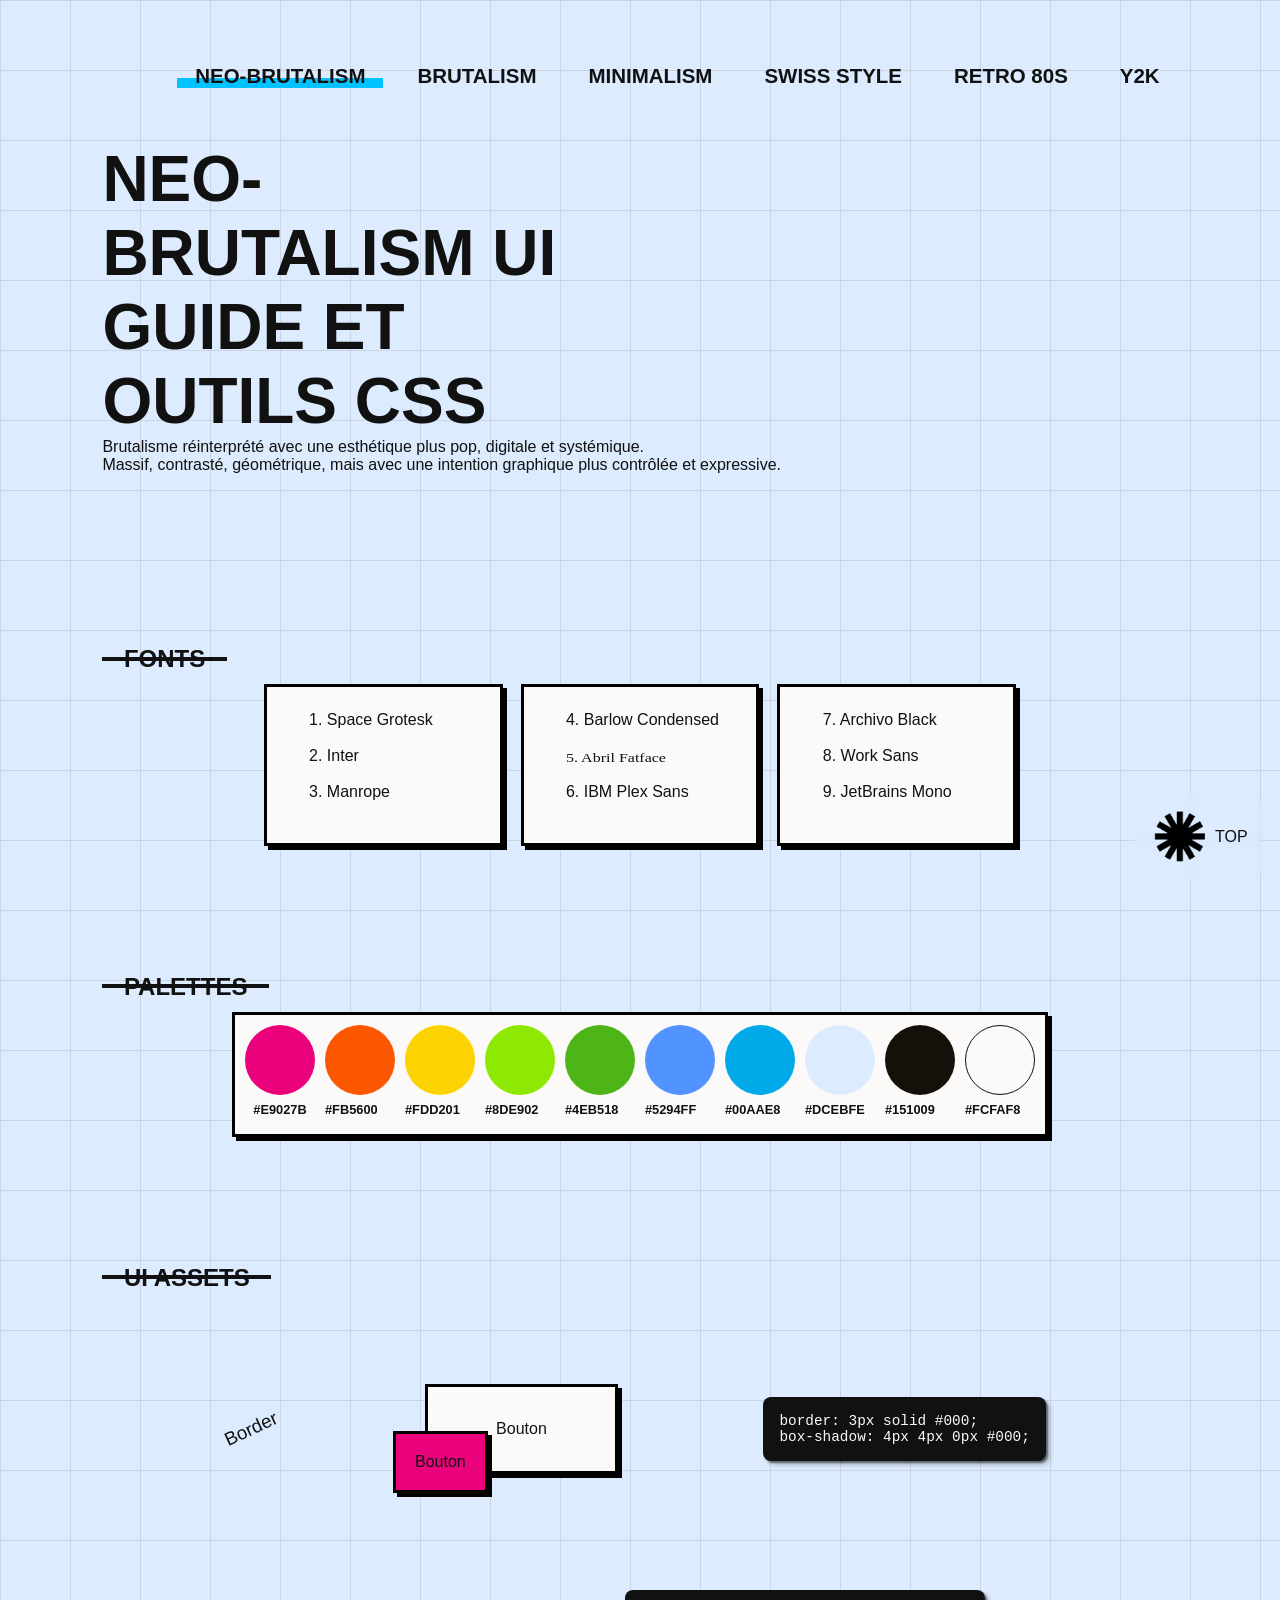
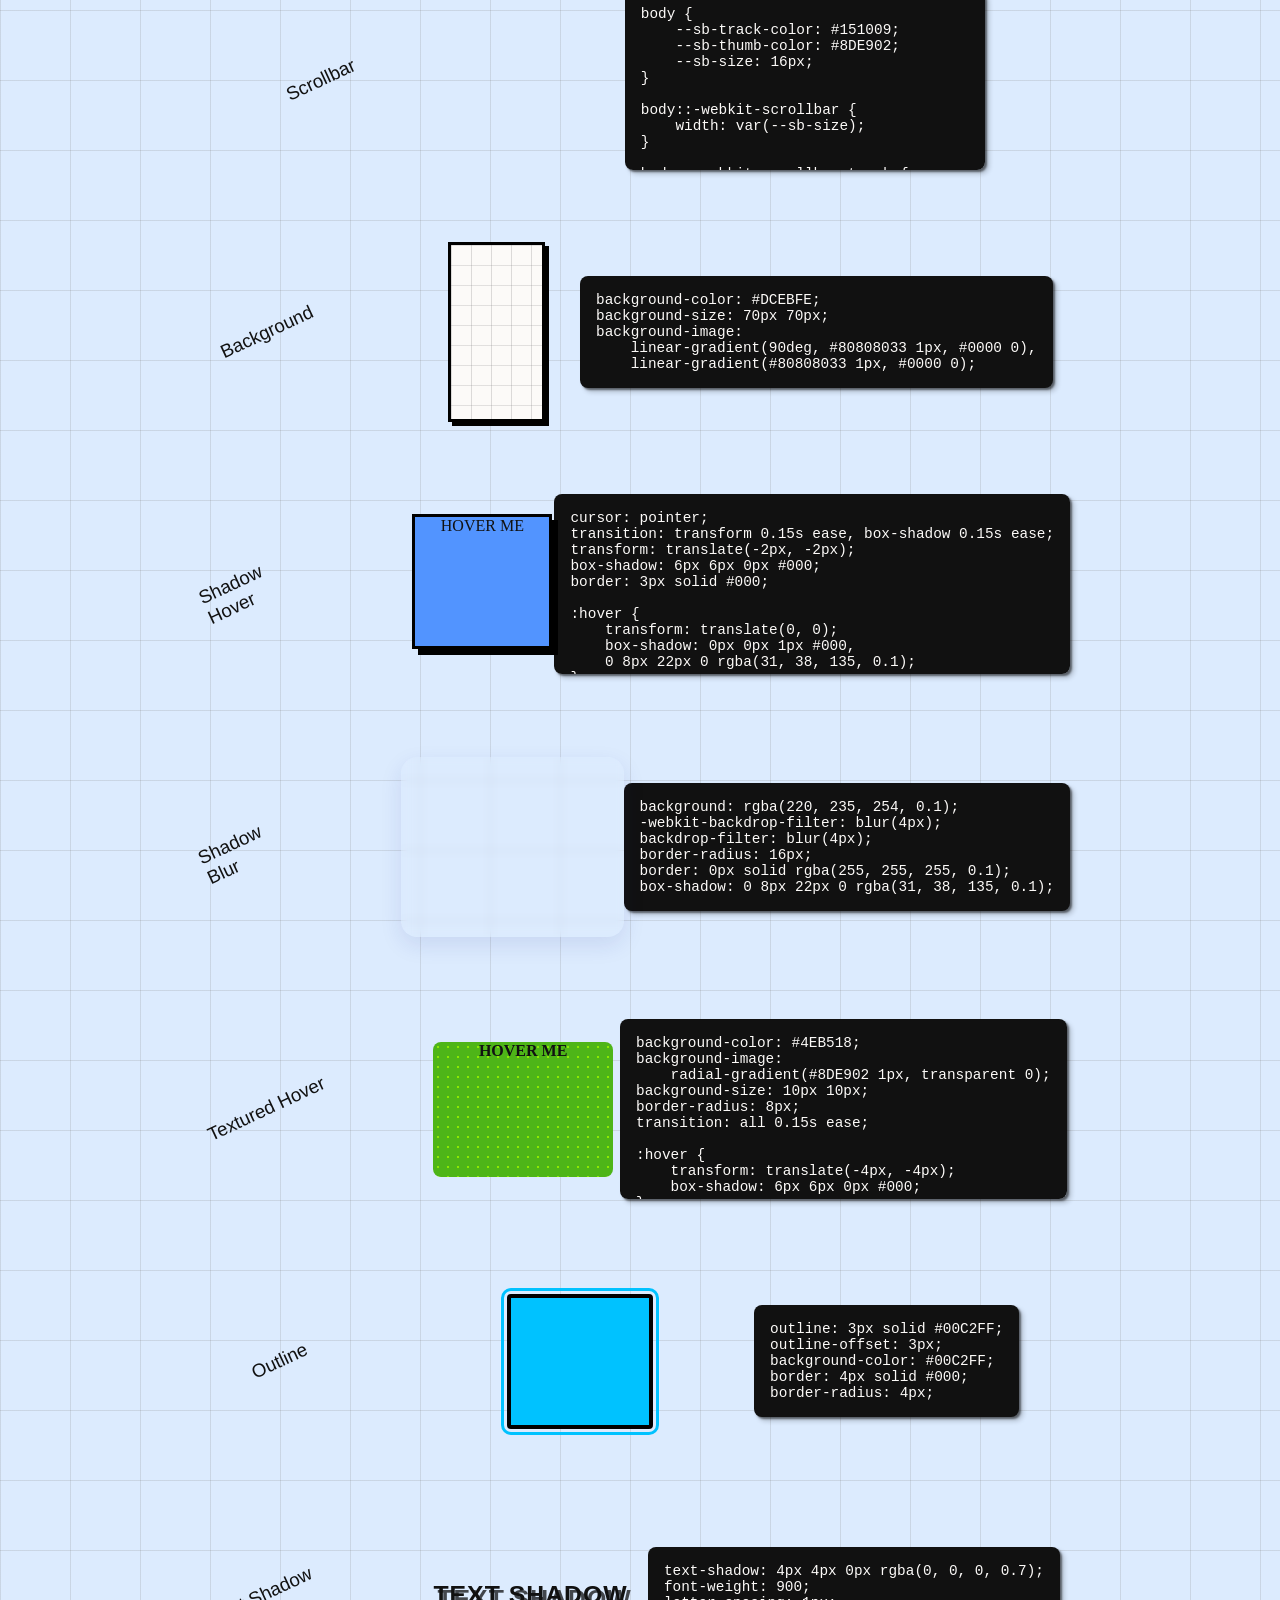
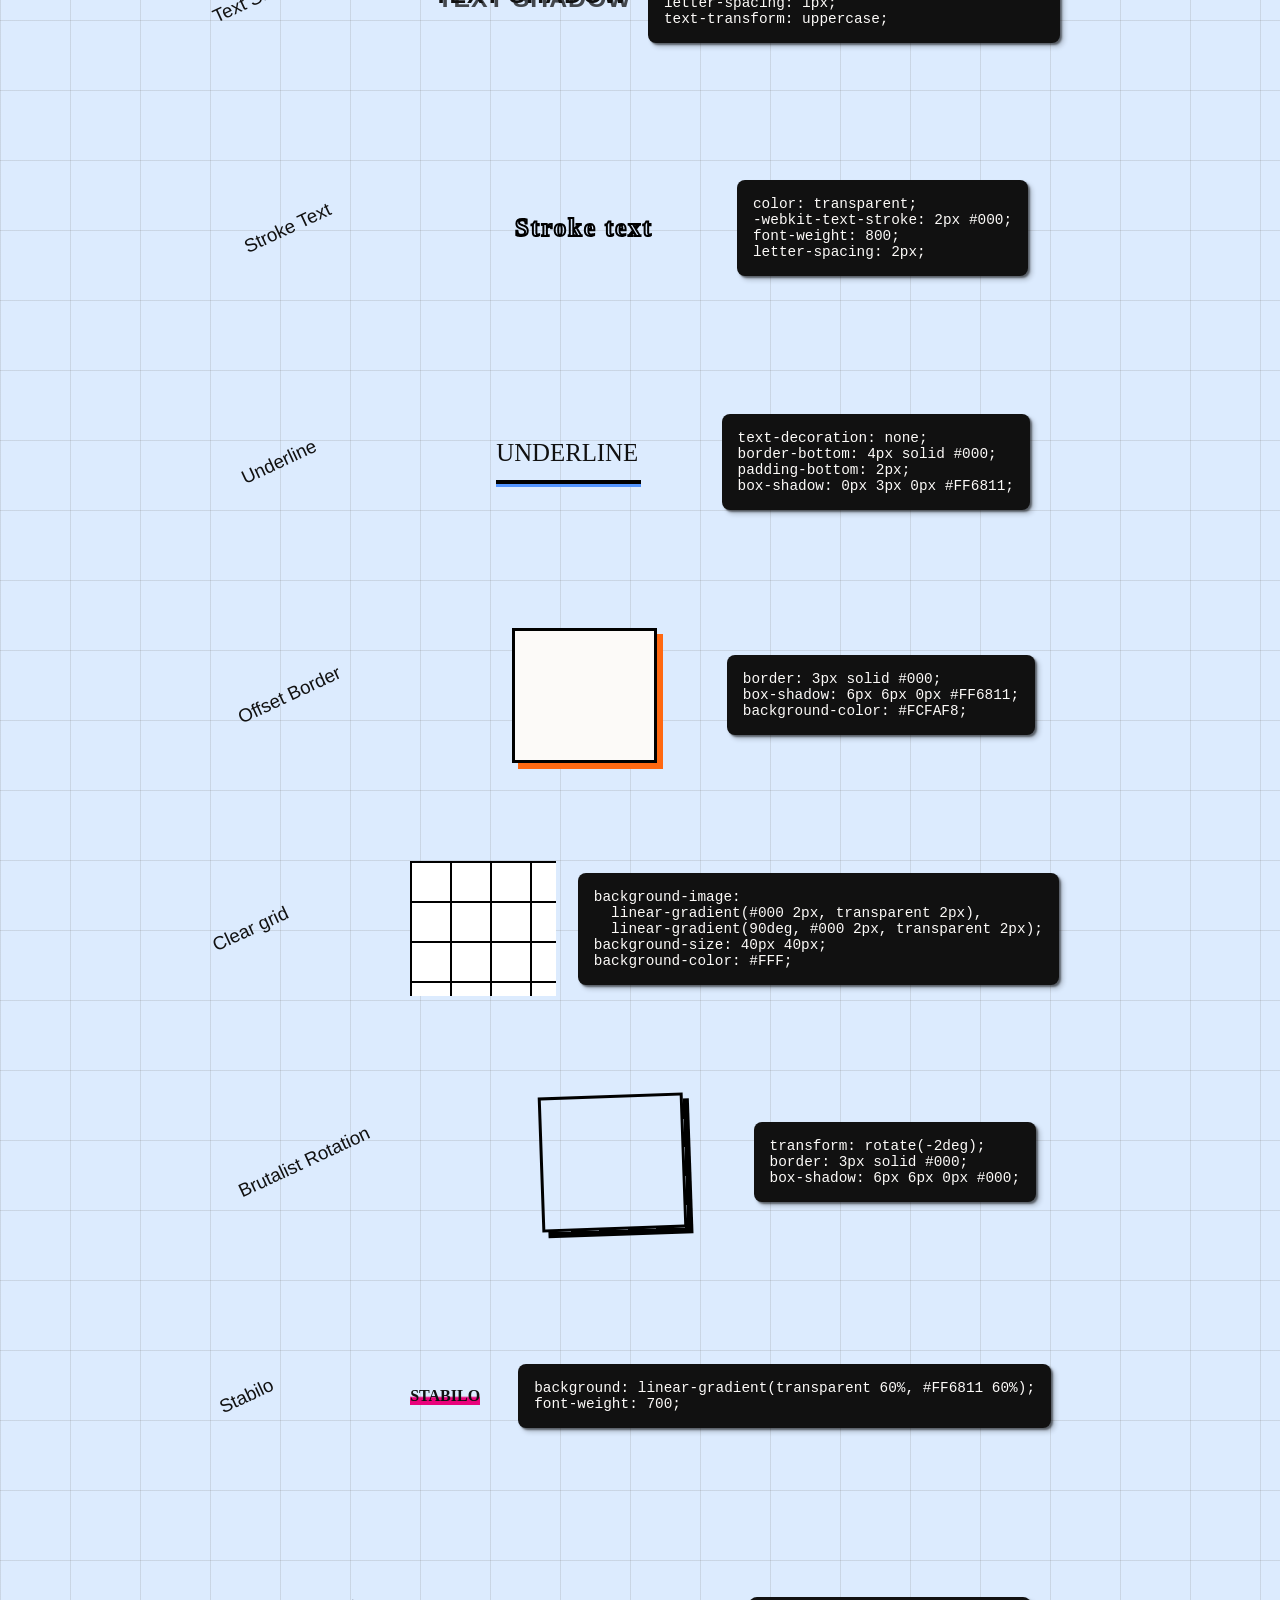
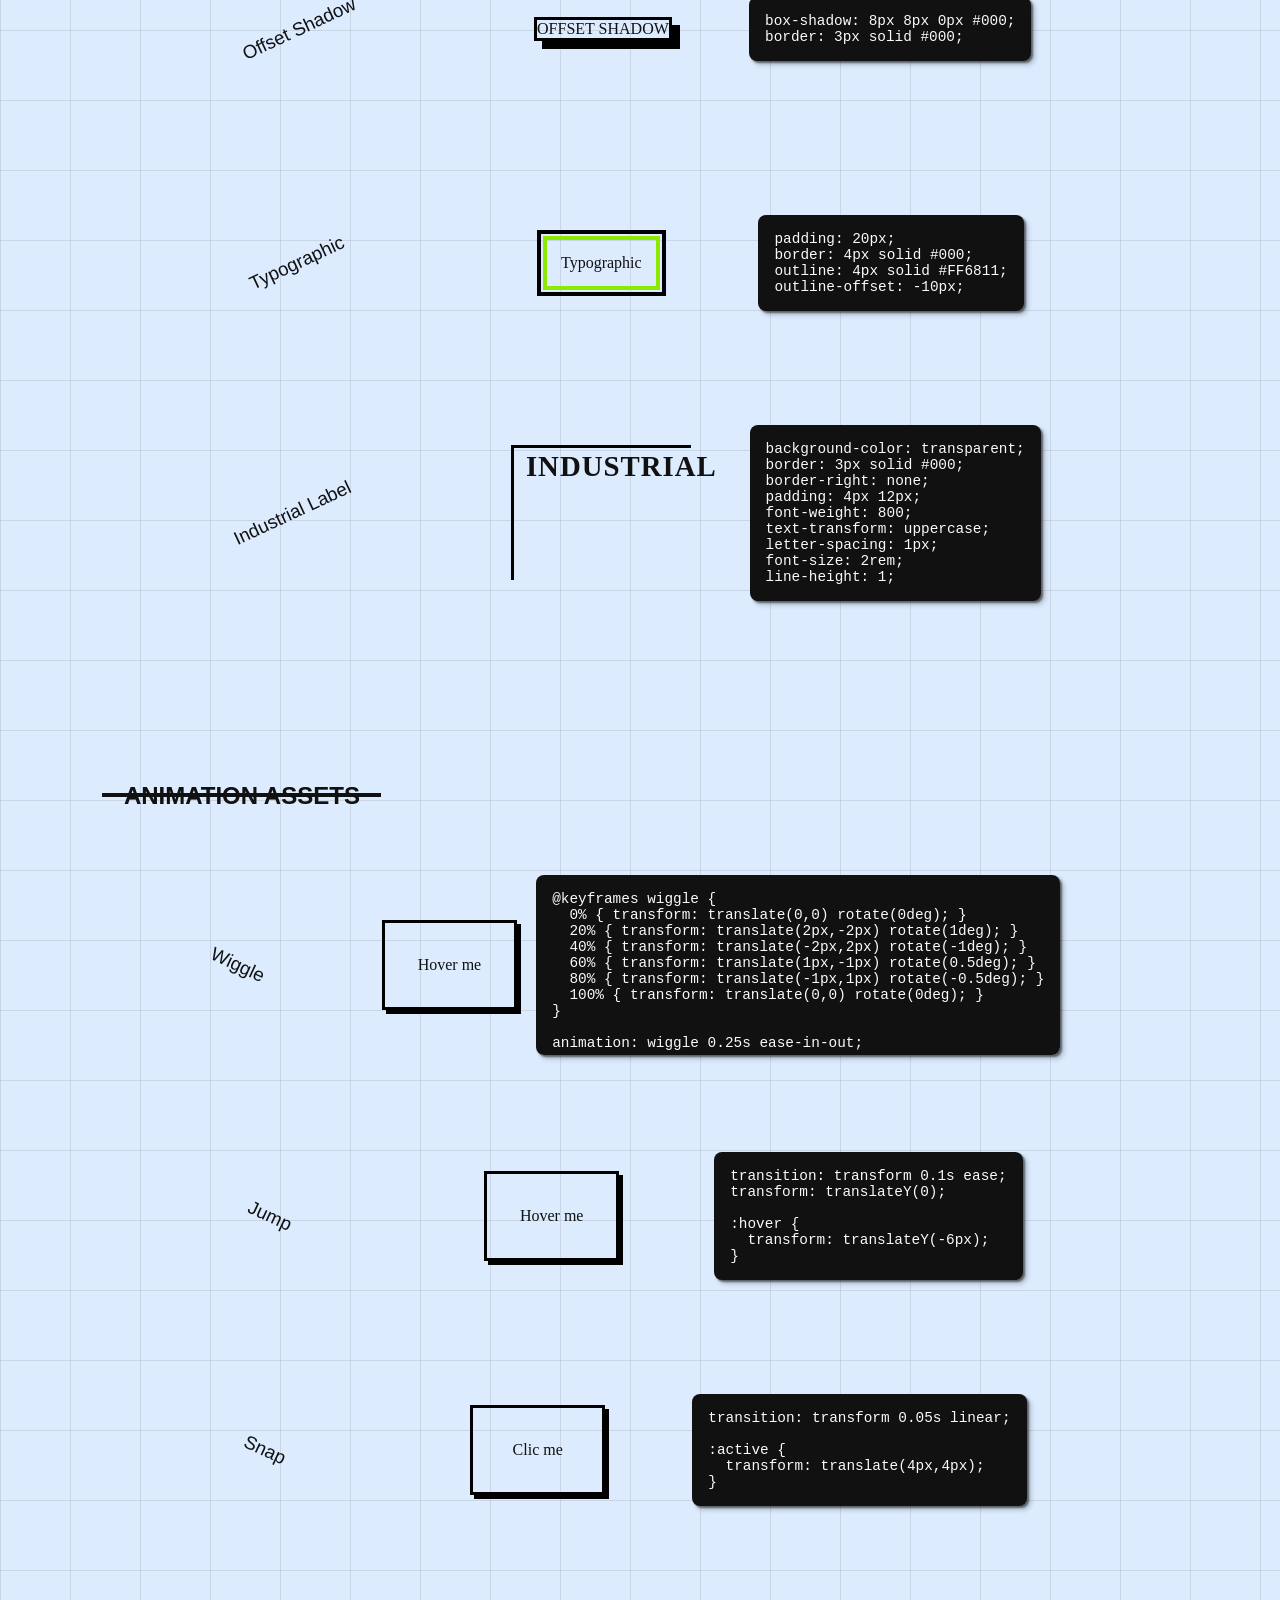
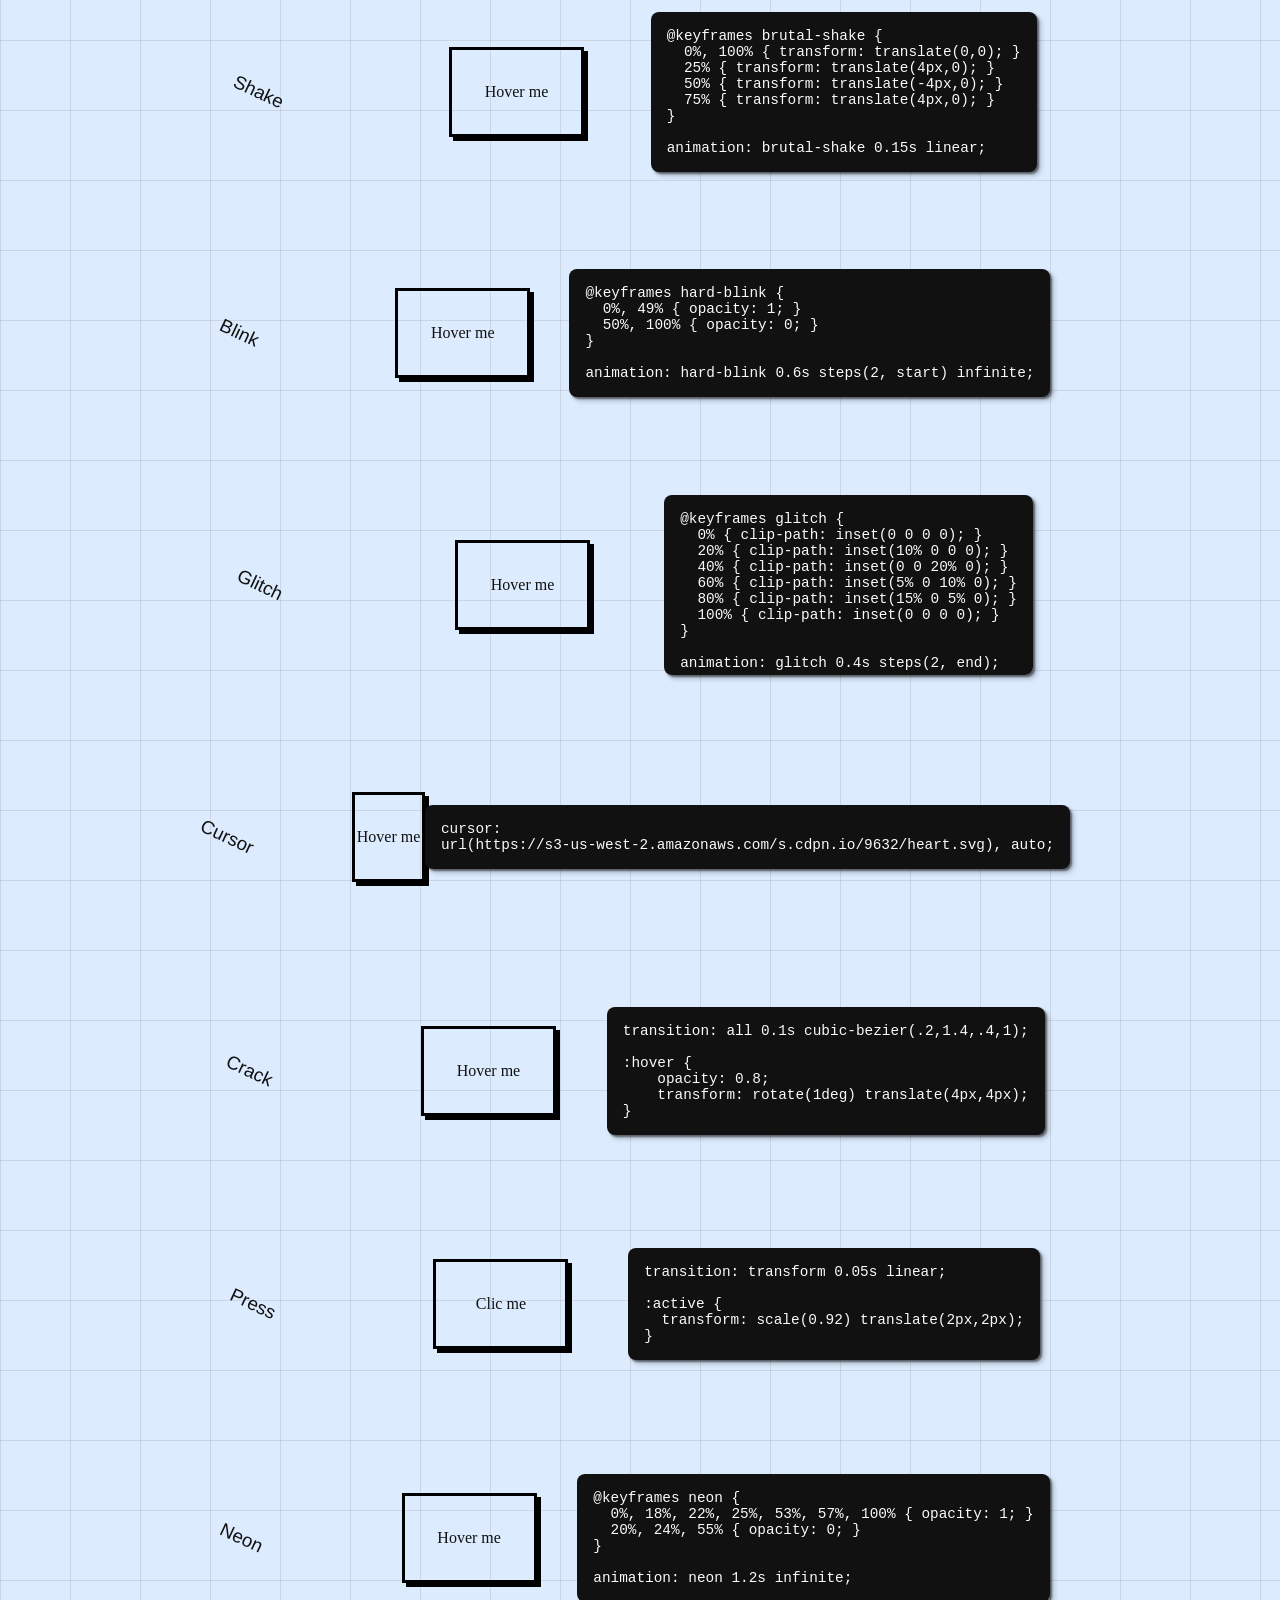
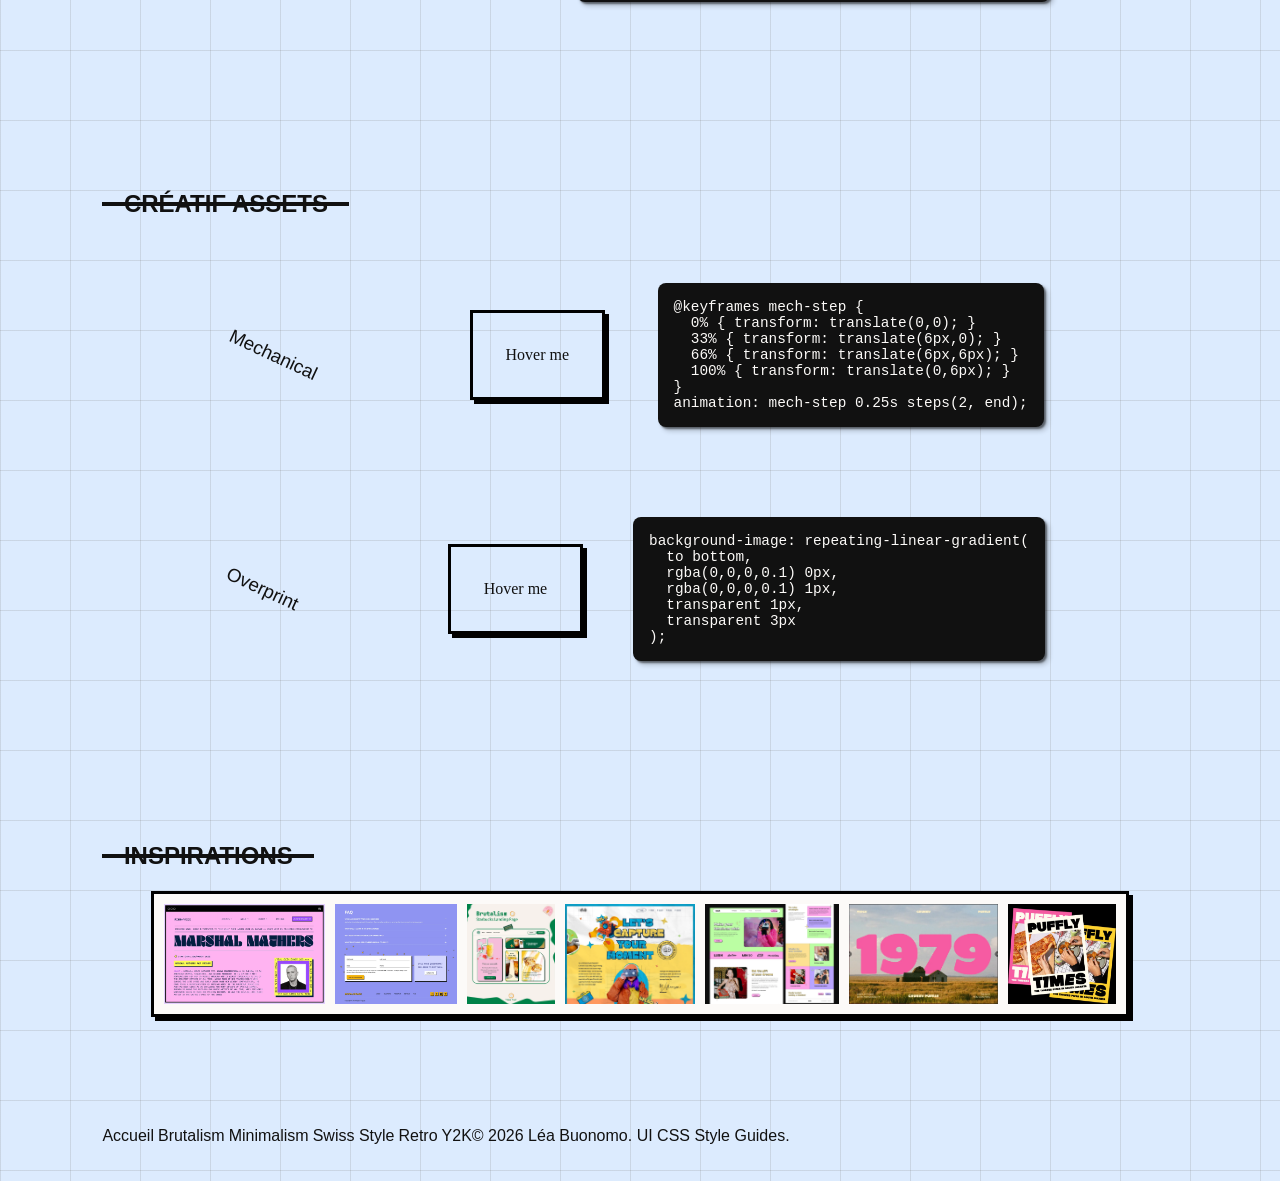
<file: index.html>
<!DOCTYPE html>
<html lang="fr">
<head>
    <meta charset="UTF-8">
    <meta name="viewport" content="width=device-width, initial-scale=1.0">
    <meta name="referrer" content="strict-origin-when-cross-origin">

    <meta http-equiv="X-XSS-Protection" content="1; mode=block">
    <meta http-equiv="Content-Security-Policy" content="default-src 'self'; img-src 'self' data: https:; style-src 'self' 'unsafe-inline' https://fonts.googleapis.com; font-src 'self' https://fonts.gstatic.com; script-src 'self' 'unsafe-inline';">    
    <meta http-equiv="X-Frame-Options" content="DENY">
    <meta http-equiv="X-Content-Type-Options" content="nosniff">

    <!-- SEO -->
    <meta name="description" content="Guide Neo Brutalism pour webdesigners et developpeurs. Typographies, palettes, composants UI, motifs CSS et outils pour creer des interfaces massives et contrastees.">
    <meta name="keywords" content="neo brutalism, neo brutalism css, neo brutalism ui, neo brutalism design, brutalist ui, brutalist css, design system neo brutalism">
    <meta name="robots" content="index, follow">
    <meta name="author" content="Léa Buonomo">

    <script type="application/ld+json">
    {
        "@context": "https://schema.org",
        "@type": "WebApplication",
        "name": "Neo Brutalism UI Guide",
        "description": "Outil Neo Brutalism pour webdesigners et developpeurs. Typographies, palettes, composants UI et motifs CSS.",
        "applicationCategory": "DesignTool",
        "operatingSystem": "All",
        "url": "https://buonomolea.github.io/ui-css-style-guides/"
    }
    </script>

    <!-- Open Graph -->
    <meta property="og:title" content="Neo Brutalism Guide Design">
    <meta property="og:description" content="Ressource complete pour webdesigners et developpeurs. Typographies, palettes, UI et principes du style Neo Brutalism.">
    <meta property="og:type" content="website">
    <meta property="og:image" content="./assets/preview-neobrutalism.jpg">
    <!-- Twitter Card -->
    <meta name="twitter:card" content="summary_large_image">

    <!-- Favicon -->
    <link rel="icon" type="image/webp" href="./assets/apple-touch-icon.webp">

    <!-- Préconnexion Google Fonts -->
    <link rel="preconnect" href="https://fonts.googleapis.com">
    <link rel="preconnect" href="https://fonts.gstatic.com" crossorigin>
    <!-- Google Fonts -->
    <link href="https://fonts.googleapis.com/css2?family=Space+Grotesk:wght@300..700&family=Inter:wght@100..900&family=Manrope:wght@200..800&family=Barlow+Condensed:wght@100..900&family=Abril+Fatface&family=IBM+Plex+Sans:wght@100..700&family=Archivo+Black&family=Work+Sans:wght@100..900&family=JetBrains+Mono:wght@100..800&display=swap" rel="stylesheet">
    
    <link rel="stylesheet" href="./variables.css">
    <link rel="stylesheet" href="./style.css">
    <title>Neo Brutalism UI Guide et outils CSS</title>
    
    <meta name="msvalidate.01" content="3F916819C89482110715866992C0853B" />
    <meta name="google-site-verification" content="eUo2YgzsbFNPodjf4kjxdbITTtfanp7-Xv05x3i30eY" />
    <meta name="p:domain_verify" content="d8ee30c871cce97358b8a285af8d94e2"/>
</head>
<body>
    <a href="#main" class="skip-link">Aller au contenu</a>

    <div id="top" class="site-container neobrutalism-container">
        <nav role="navigation" aria-label="Navigation principale">
            <div class="return">
                <a href="#top" aria-label="Retour à l’accueil">
                    <div class="inser-abstract">
                        <img src="./assets/cursor/boop6.png" alt="abstract" aria-hidden="true">
                    </div>Top
                </a>
            </div>
            <ul>
                <li class="nav-li stabilo"><a href="./index.html" rel="noopener noreferrer" aria-current="page">Neo-Brutalism</a></li>
                <li class="nav-li"><a href="./brutalism/brutalism.html" rel="noopener noreferrer">Brutalism</a></li>
                <li class="nav-li"><a href="./minimalism/minimalism.html" rel="noopener noreferrer">Minimalism</a></li>
                <li class="nav-li"><a href="./swissStyle/swissStyle.html" rel="noopener noreferrer">Swiss Style</a></li>
                <li class="nav-li"><a href="./retro/retro.html" rel="noopener noreferrer">Retro 80s</a></li>
                <li class="nav-li"><a href="./y2k/y2k.html" rel="noopener noreferrer">Y2K</a></li>
            </ul>
        </nav>

        <main class="main" id="main" role="main">
            <header class="header" id="content">
                <h1 class="header-title">Neo-Brutalism UI Guide et outils CSS</h1>
                <p class="header-description">Brutalisme réinterprété avec une esthétique plus pop, digitale et systémique.</p>
                <p class="header-description">Massif, contrasté, géométrique, mais avec une intention graphique plus contrôlée et expressive.</p>
            </header>
            
            <!-- FONTS -->
            <section class="section-fonts">
                <h2 class="section-title">Fonts</h2>
                <div class="grid-font">
                    <!-- x3 cols -->
                    <div class="setOne">
                        <ul>
                            <li class="setOne-li space-grotesk">1. Space Grotesk</li>
                            <li class="setOne-li inter">2. Inter</li>
                            <li class="setOne-li manrope">3. Manrope</li>
                        </ul>
                    </div>

                    <div class="setTwo">
                        <ul>
                            <li class="setTwo-li barlow-condensed">4. Barlow Condensed</li>
                            <li class="setTwo-li abril-fatface">5. Abril Fatface</li>
                            <li class="setTwo-li ibm-plex-sans">6. IBM Plex Sans</li>
                        </ul>
                    </div>

                    <div class="setThree">
                        <ul>
                            <li class="setThree-li archivo-black">7. Archivo Black</li>
                            <li class="setThree-li work-sans">8. Work Sans</li>
                            <li class="setThree-li jetbrains-mono">9. JetBrains Mono</li>
                        </ul>
                    </div>
                </div>
            </section>
            <!-- PALETTES -->
            <section class="section-palettes">
                <h2 class="section-title">Palettes</h2>
                <div class="grid-palettes">
                    <!-- une ligne -->
                    <div class="color-E9027B box-color">
                        <div class="square-color" aria-hidden="true"></div>
                        <h3 class="title-color">#E9027B</h3>
                    </div>

                    <div class="color-FB5600">
                        <div class="square-color" aria-hidden="true"></div>
                        <h3 class="title-color">#FB5600</h3>
                    </div>

                    <div class="color-FDD201">
                        <div class="square-color" aria-hidden="true"></div>
                        <h3 class="title-color">#FDD201</h3>
                    </div>

                    <div class="color-8DE902">
                        <div class="square-color" aria-hidden="true"></div>
                        <h3 class="title-color">#8DE902</h3>
                    </div>

                    <div class="color-4EB518">
                        <div class="square-color" aria-hidden="true"></div>
                        <h3 class="title-color">#4EB518</h3>
                    </div>

                    <div class="color-5294FF">
                        <div class="square-color" aria-hidden="true"></div>
                        <h3 class="title-color">#5294FF</h3>
                    </div>

                    <div class="color-00AAE8">
                        <div class="square-color" aria-hidden="true"></div>
                        <h3 class="title-color">#00AAE8</h3>
                    </div>

                    <div class="color-DCEBFE">
                        <div class="square-color" aria-hidden="true"></div>
                        <h3 class="title-color">#DCEBFE</h3>
                    </div>

                    <div class="color-151009">
                        <div class="square-color" aria-hidden="true"></div>
                        <h3 class="title-color">#151009</h3>
                    </div>

                    <div class="color-FCFAF8">
                        <div class="square-color" aria-hidden="true"></div>
                        <h3 class="title-color">#FCFAF8</h3>
                    </div>
                </div>
            </section>

            <!-- UI ASSETS -->
            <section class="section-UI">
                <h2 class="section-title">UI Assets</h2>
                <!-- Border -->
                <div class="container-code">
                    <h3 class="manrope">Border</h3>
                    <div class="border-view">
                        Bouton
                    </div>
                    <div class="border-view-two">
                        Bouton
                    </div>
                    <pre class="code-ui">border: 3px solid #000;
box-shadow: 4px 4px 0px #000;</pre>
                </div>
                <!-- Scrollbar -->
                <div class="container-code">
                    <h3 class="manrope">Scrollbar</h3>
                    <pre class="code-ui">body {
    --sb-track-color: #151009;
    --sb-thumb-color: #8DE902;
    --sb-size: 16px;
}

body::-webkit-scrollbar {
    width: var(--sb-size);
}

body::-webkit-scrollbar-track {
    background: var(--sb-track-color);
    border-radius: 1px;
}

body::-webkit-scrollbar-thumb {
    background: var(--sb-thumb-color);
    border-radius: 1px;
}</pre>
                </div>
                <!-- Background -->
                <div class="container-code">
                    <h3 class="manrope">Background</h3>
                    <div class="background-view"></div>
                    <pre class="code-ui">background-color: #DCEBFE;
background-size: 70px 70px;
background-image: 
    linear-gradient(90deg, #80808033 1px, #0000 0),
    linear-gradient(#80808033 1px, #0000 0);</pre>
                </div>
                <!-- Shadow Hover -->
                <div class="container-code">
                    <h3 class="manrope">Shadow Hover</h3>
                    <div class="hover-view">Hover me</div>
                    <pre class="code-ui">cursor: pointer;
transition: transform 0.15s ease, box-shadow 0.15s ease;
transform: translate(-2px, -2px);
box-shadow: 6px 6px 0px #000;
border: 3px solid #000;

:hover {
    transform: translate(0, 0);
    box-shadow: 0px 0px 1px #000,
    0 8px 22px 0 rgba(31, 38, 135, 0.1);
}</pre>
                </div>
                <!-- Shadow Blur -->
                <div class="container-code">
                    <h3 class="manrope">Shadow Blur</h3>
                    <div class="shadow-view"></div>
                    <pre class="code-ui">background: rgba(220, 235, 254, 0.1);
-webkit-backdrop-filter: blur(4px);
backdrop-filter: blur(4px);
border-radius: 16px;
border: 0px solid rgba(255, 255, 255, 0.1);
box-shadow: 0 8px 22px 0 rgba(31, 38, 135, 0.1);</pre>
                </div>
                <!-- Textured Hover-->
                <div class="container-code">
                    <h3 class="manrope">Textured Hover</h3>
                    <div class="textured-view">Hover me</div>
                    <pre class="code-ui">background-color: #4EB518;
background-image: 
    radial-gradient(#8DE902 1px, transparent 0);
background-size: 10px 10px;
border-radius: 8px;
transition: all 0.15s ease;

:hover {
    transform: translate(-4px, -4px);
    box-shadow: 6px 6px 0px #000;
}</pre>
                </div>
                <!-- Outline -->
                <div class="container-code">
                    <h3 class="manrope">Outline</h3>
                    <div class="outline-view"></div>
                    <pre class="code-ui">outline: 3px solid #00C2FF;
outline-offset: 3px;
background-color: #00C2FF;
border: 4px solid #000;
border-radius: 4px;</pre>
                </div>
                <!-- Text Shadow -->
                <div class="container-code">
                    <h3 class="manrope">Text Shadow</h3>
                    <div class="textShadow-view">Text shadow</div>
                    <pre class="code-ui">text-shadow: 4px 4px 0px rgba(0, 0, 0, 0.7);
font-weight: 900;
letter-spacing: 1px;
text-transform: uppercase;</pre>
                </div>
                <!-- Stroke text -->
                <div class="container-code">
                    <h3 class="manrope">Stroke Text</h3>
                    <div class="stroke-view">Stroke text</div>
                    <pre class="code-ui">color: transparent;
-webkit-text-stroke: 2px #000;
font-weight: 800;
letter-spacing: 2px;</pre>
                </div>
                <!-- Underline -->
                <div class="container-code">
                    <h3 class="manrope">Underline</h3>
                    <div class="underline-view">UNDERLINE</div>
                    <pre class="code-ui">text-decoration: none;
border-bottom: 4px solid #000;
padding-bottom: 2px;
box-shadow: 0px 3px 0px #FF6811;</pre>
                </div>
                <!-- Offset Border -->
                <div class="container-code">
                    <h3 class="manrope">Offset Border</h3>
                    <div class="offsetBorder-view"></div>
                    <pre class="code-ui">border: 3px solid #000;
box-shadow: 6px 6px 0px #FF6811;
background-color: #FCFAF8;</pre>
                </div>
                <!-- Grid -->
                <div class="container-code">
                    <h3 class="manrope">Clear grid</h3>
                    <div class="grid-view"></div>
                    <pre class="code-ui">background-image:
  linear-gradient(#000 2px, transparent 2px),
  linear-gradient(90deg, #000 2px, transparent 2px);
background-size: 40px 40px;
background-color: #FFF;</pre>
                </div> 
                <!-- Brutalist Rotation -->
                <div class="container-code">
                    <h3 class="manrope">Brutalist Rotation</h3>
                    <div class="rotation-view"></div>
                    <pre class="code-ui">transform: rotate(-2deg);
border: 3px solid #000;
box-shadow: 6px 6px 0px #000;</pre>
                </div>
                <!-- Stabilo -->
                <div class="container-code">
                    <h3 class="manrope">Stabilo</h3>
                    <div class="stabilo-view">STABILO</div>
                    <pre class="code-ui">background: linear-gradient(transparent 60%, #FF6811 60%);
font-weight: 700;</pre>
                </div>
                <!-- Offset Shadow -->
                <div class="container-code">
                    <h3 class="manrope">Offset Shadow</h3>
                    <div class="offShadow-view">Offset Shadow</div>
                    <pre class="code-ui">box-shadow: 8px 8px 0px #000;
border: 3px solid #000;</pre>
                </div>
                <!-- Typographic-->
                <div class="container-code">
                    <h3 class="manrope">Typographic</h3>
                    <div class="typographic-view">Typographic</div>
                    <pre class="code-ui">padding: 20px;
border: 4px solid #000;
outline: 4px solid #FF6811;
outline-offset: -10px;</pre>
                </div> 
                <!-- Industrial Label -->
                <div class="container-code">
                    <h3 class="manrope">Industrial Label</h3>
                    <div class="label-view">Industrial</div>
                    <pre class="code-ui">background-color: transparent;
border: 3px solid #000;
border-right: none;
padding: 4px 12px;
font-weight: 800;
text-transform: uppercase;
letter-spacing: 1px;
font-size: 2rem;
line-height: 1;</pre>
                </div> 
            </section>
            <!-- ANIMATION ASSETS -->
            <section class="section-animation">
                <h2 class="section-title">Animation Assets</h2>
                <!-- Wiggle -->
                <div class="container-code">
                    <h3>Wiggle</h3>
                    <div class="wiggle-animation animation">Hover me</div>
                    <pre class="code-ui">@keyframes wiggle {
  0% { transform: translate(0,0) rotate(0deg); }
  20% { transform: translate(2px,-2px) rotate(1deg); }
  40% { transform: translate(-2px,2px) rotate(-1deg); }
  60% { transform: translate(1px,-1px) rotate(0.5deg); }
  80% { transform: translate(-1px,1px) rotate(-0.5deg); }
  100% { transform: translate(0,0) rotate(0deg); }
}

animation: wiggle 0.25s ease-in-out;</pre>
                </div> 
                <!-- jump -->
                <div class="container-code">
                    <h3>Jump</h3>
                    <div class="jump-animation animation">Hover me</div>
                    <pre class="code-ui">transition: transform 0.1s ease;
transform: translateY(0);

:hover {
  transform: translateY(-6px);
}</pre>
                </div>
                <!-- Snap -->
                <div class="container-code">
                    <h3>Snap</h3>
                    <div class="snap-animation animation">Clic me</div>
                    <pre class="code-ui">transition: transform 0.05s linear;

:active {
  transform: translate(4px,4px);
}</pre>
                </div>
                <!-- shake -->
                <div class="container-code">
                    <h3>Shake</h3>
                    <div class="shake-animation animation">Hover me</div>
                    <pre class="code-ui">@keyframes brutal-shake {
  0%, 100% { transform: translate(0,0); }
  25% { transform: translate(4px,0); }
  50% { transform: translate(-4px,0); }
  75% { transform: translate(4px,0); }
}

animation: brutal-shake 0.15s linear;</pre>
                </div>
                <!-- Blink -->
                <div class="container-code">
                    <h3>Blink</h3>
                    <div class="blink-animation animation">Hover me</div>
                    <pre class="code-ui">@keyframes hard-blink {
  0%, 49% { opacity: 1; }
  50%, 100% { opacity: 0; }
}

animation: hard-blink 0.6s steps(2, start) infinite;</pre>
                </div> 
                <!-- Glitch -->
                <div class="container-code">
                    <h3>Glitch</h3>
                    <div class="glitch-animation animation">Hover me</div>
                    <pre class="code-ui">@keyframes glitch {
  0% { clip-path: inset(0 0 0 0); }
  20% { clip-path: inset(10% 0 0 0); }
  40% { clip-path: inset(0 0 20% 0); }
  60% { clip-path: inset(5% 0 10% 0); }
  80% { clip-path: inset(15% 0 5% 0); }
  100% { clip-path: inset(0 0 0 0); }
}

animation: glitch 0.4s steps(2, end);</pre>
                </div>
                <!-- Cursor -->
                <div class="container-code">
                    <h3>Cursor</h3>
                    <div class="cursor-animation animation">Hover me</div>
                    <pre class="code-ui">cursor: 
url(https://s3-us-west-2.amazonaws.com/s.cdpn.io/9632/heart.svg), auto;</pre>
                </div>
                <!-- Crack -->
                <div class="container-code">
                    <h3>Crack</h3>
                    <div class="crack-animation animation">Hover me</div>
                    <pre class="code-ui">transition: all 0.1s cubic-bezier(.2,1.4,.4,1);

:hover {
    opacity: 0.8;
    transform: rotate(1deg) translate(4px,4px);
}</pre>
                </div>
                <!-- Press -->
                <div class="container-code">
                    <h3>Press</h3>
                    <div class="press-animation animation">Clic me</div>
                    <pre class="code-ui">transition: transform 0.05s linear;

:active {
  transform: scale(0.92) translate(2px,2px);
}</pre>
                </div>
                <!-- Neon -->
                <div class="container-code">
                    <h3>Neon</h3>
                    <div class="neon-animation animation">Hover me</div>
                    <pre class="code-ui">@keyframes neon {
  0%, 18%, 22%, 25%, 53%, 57%, 100% { opacity: 1; }
  20%, 24%, 55% { opacity: 0; }
}

animation: neon 1.2s infinite;</pre>
                </div>
            </section>
            <!-- CREATIF ASSETS -->
            <section class="section-animation">
                <h2 class="section-title">Créatif Assets</h2>
                <!-- Mechanical -->
                <div class="container-code">
                    <h3>Mechanical</h3>
                    <div class="mechanical-crea animation">Hover me</div>
                    <pre class="code-ui">@keyframes mech-step {
  0% { transform: translate(0,0); }
  33% { transform: translate(6px,0); }
  66% { transform: translate(6px,6px); }
  100% { transform: translate(0,6px); }
}
animation: mech-step 0.25s steps(2, end);</pre>
                </div>
                <!-- Overprint -->
                <div class="container-code">
                    <h3>Overprint</h3>
                    <div class="overprint-crea animation">Hover me</div>
                    <pre class="code-ui">background-image: repeating-linear-gradient(
  to bottom,
  rgba(0,0,0,0.1) 0px,
  rgba(0,0,0,0.1) 1px,
  transparent 1px,
  transparent 3px
);</pre>
                </div>
            </section>

            <!-- INSPIRATIONS -->
            <section class="section-inspirations">
                <h2 class="section-title">Inspirations</h2>
                <ul class="grid-inspirations">
                    <!-- une ligne -->
                    <li class="square-inspi">
                        <img src="assets/neobrutalism_inspi/neo1.webp" loading="lazy" alt="Image webdesign Néo Brutaliste de Dribble">
                    </li>

                    <li class="square-inspi">
                        <img src="assets/neobrutalism_inspi/neo2.webp" loading="lazy" alt="Image webdesign espace FAQ">
                    </li>

                    <li class="square-inspi">
                        <img src="assets/neobrutalism_inspi/neo3.webp" loading="lazy" alt="Image landing page Starbucks de Dribble">
                    </li>

                    <li class="square-inspi">
                        <img src="assets/neobrutalism_inspi/neo4.webp" loading="lazy" alt="Image webdesign coloré au style 'fait main'">
                    </li>

                    <li class="square-inspi">
                        <img src="assets/neobrutalism_inspi/neo6.webp" loading="lazy" alt="Image webdesign épuré et coloré">
                    </li>

                    <li class="square-inspi">
                        <img src="assets/neobrutalism_inspi/neo7.webp" loading="lazy" alt="Image hero section massive">
                    </li>

                    <li class="square-inspi">
                        <img src="assets/neobrutalism_inspi/neo8.webp" loading="lazy" alt="Image flyers / poster">
                    </li>
                </ul>
            </section>
        </main>
        <footer class="footer" role="contentinfo">
            <nav class="footer-nav">
                <a href="https://buonomolea.github.io/ui-css-style-guides/">Accueil</a>
                <a href="https://buonomolea.github.io/ui-css-style-guides/brutalism/brutalism.html">Brutalism</a>
                <a href="https://buonomolea.github.io/ui-css-style-guides/minimalism/minimalism.html">Minimalism</a>
                <a href="https://buonomolea.github.io/ui-css-style-guides/swissStyle/swissStyle.html">Swiss Style</a>
                <a href="https://buonomolea.github.io/ui-css-style-guides/retro/retro.html">Retro</a>
                <a href="https://buonomolea.github.io/ui-css-style-guides/y2k/y2k.html">Y2K</a>
            </nav>

            <p class="footer-text">
                &copy; <script>document.write(new Date().getFullYear())</script>
                <a href="https://github.com/BuonomoLea" target="_blank" rel="noopener">Léa Buonomo</a>.
                UI CSS Style Guides.
            </p>
        </footer>
    </div>
</body>
</html>
</file>
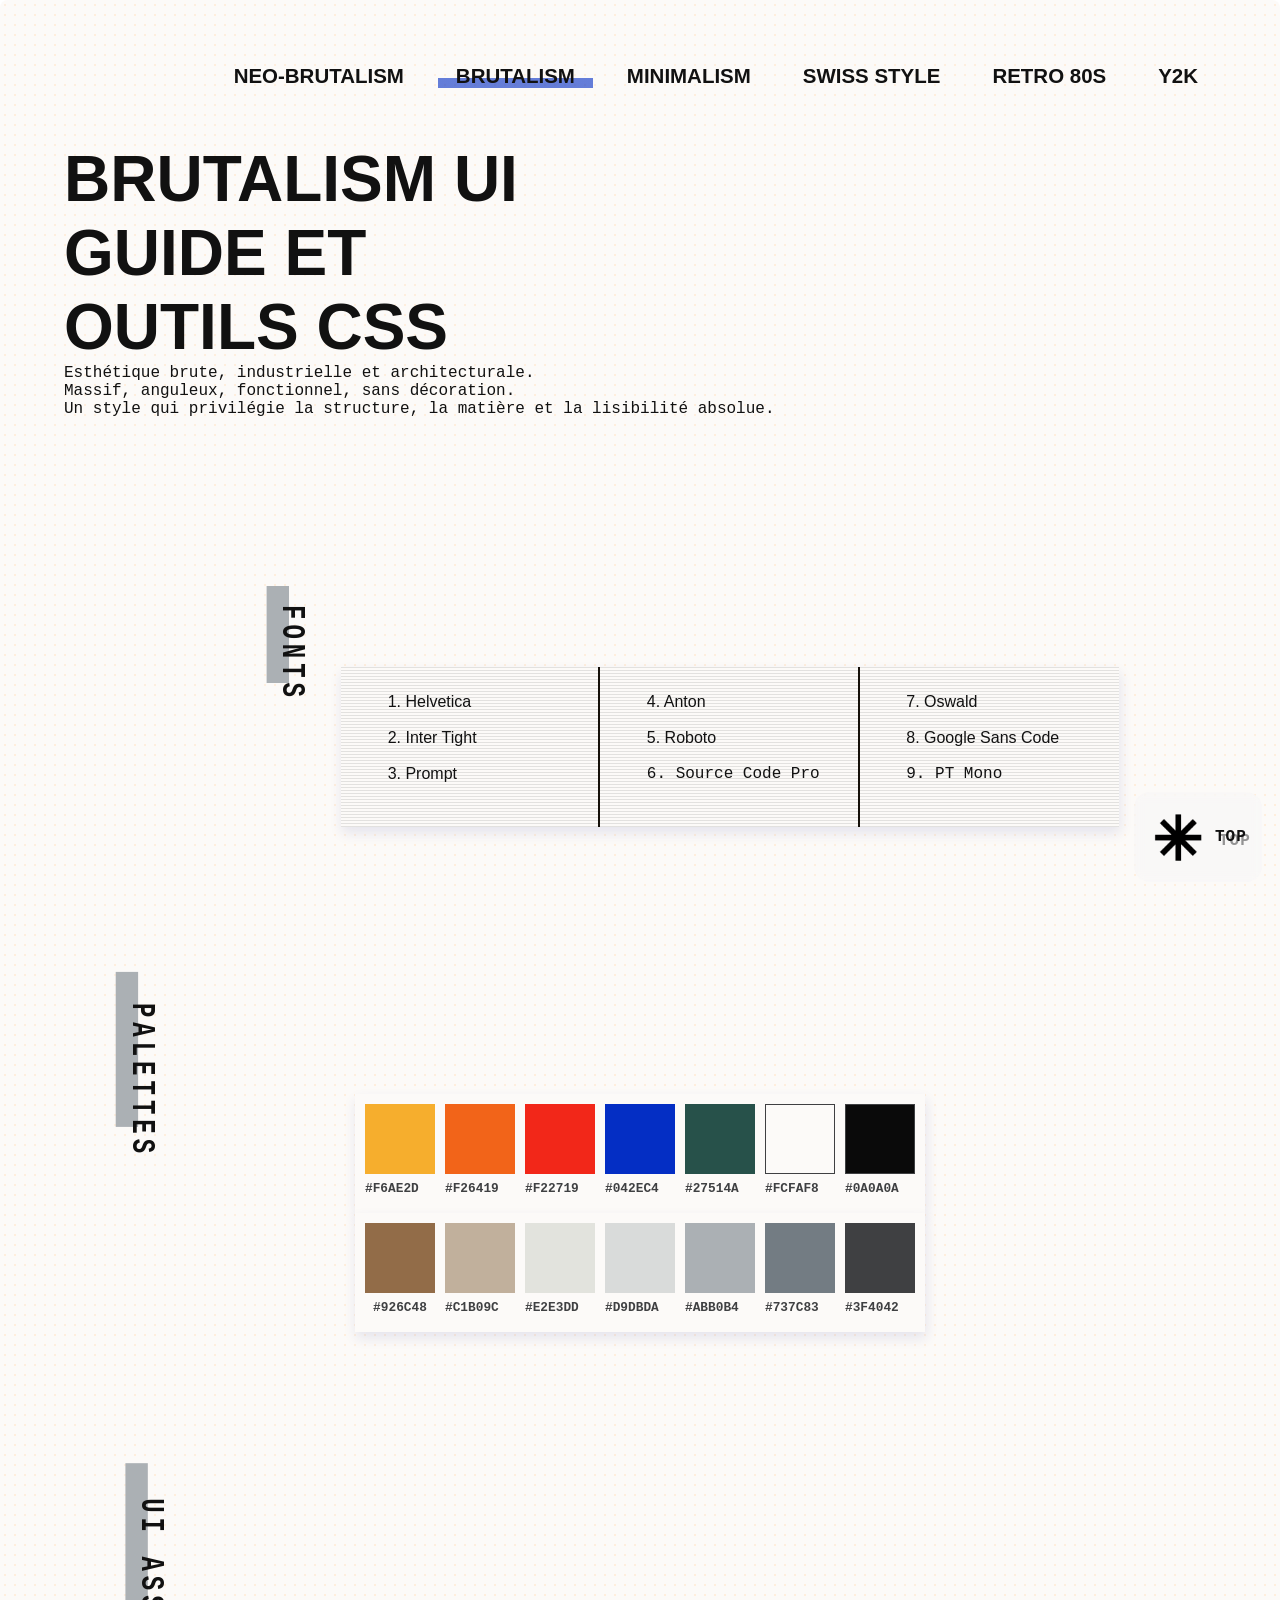
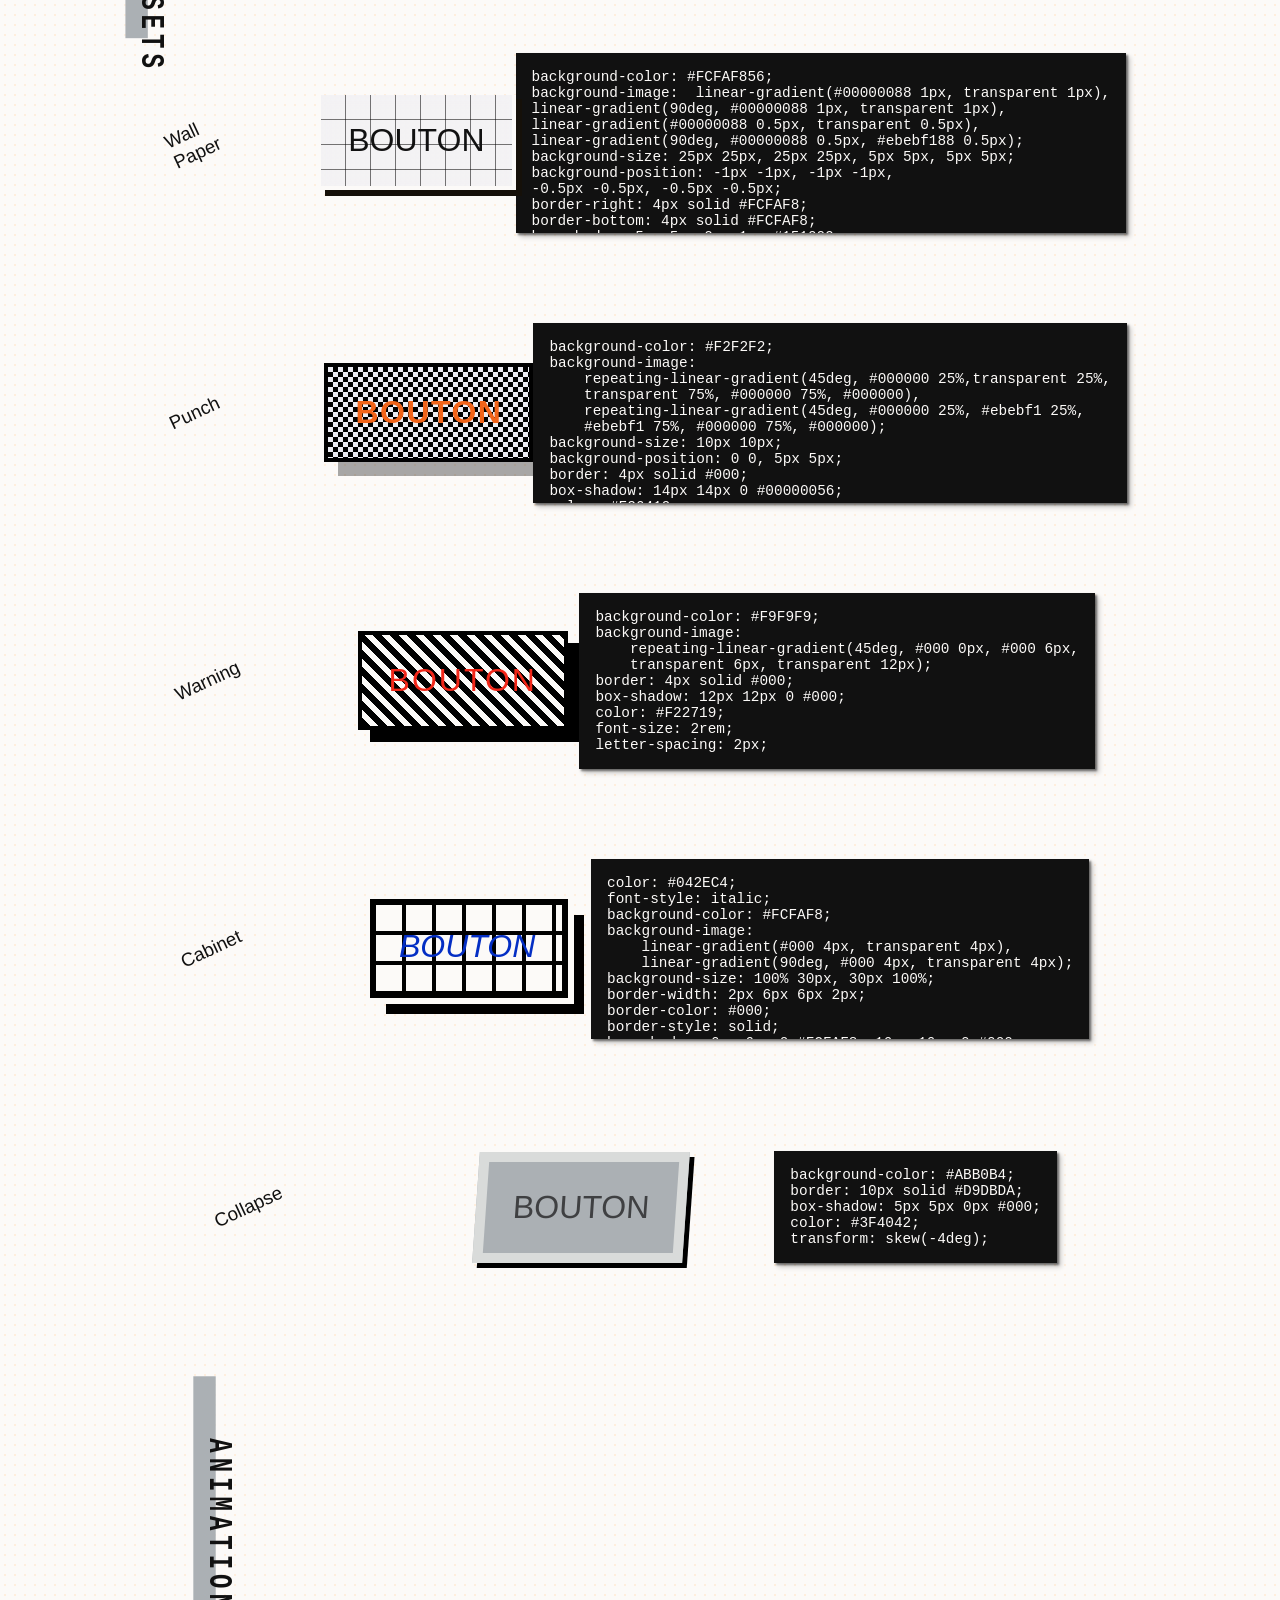
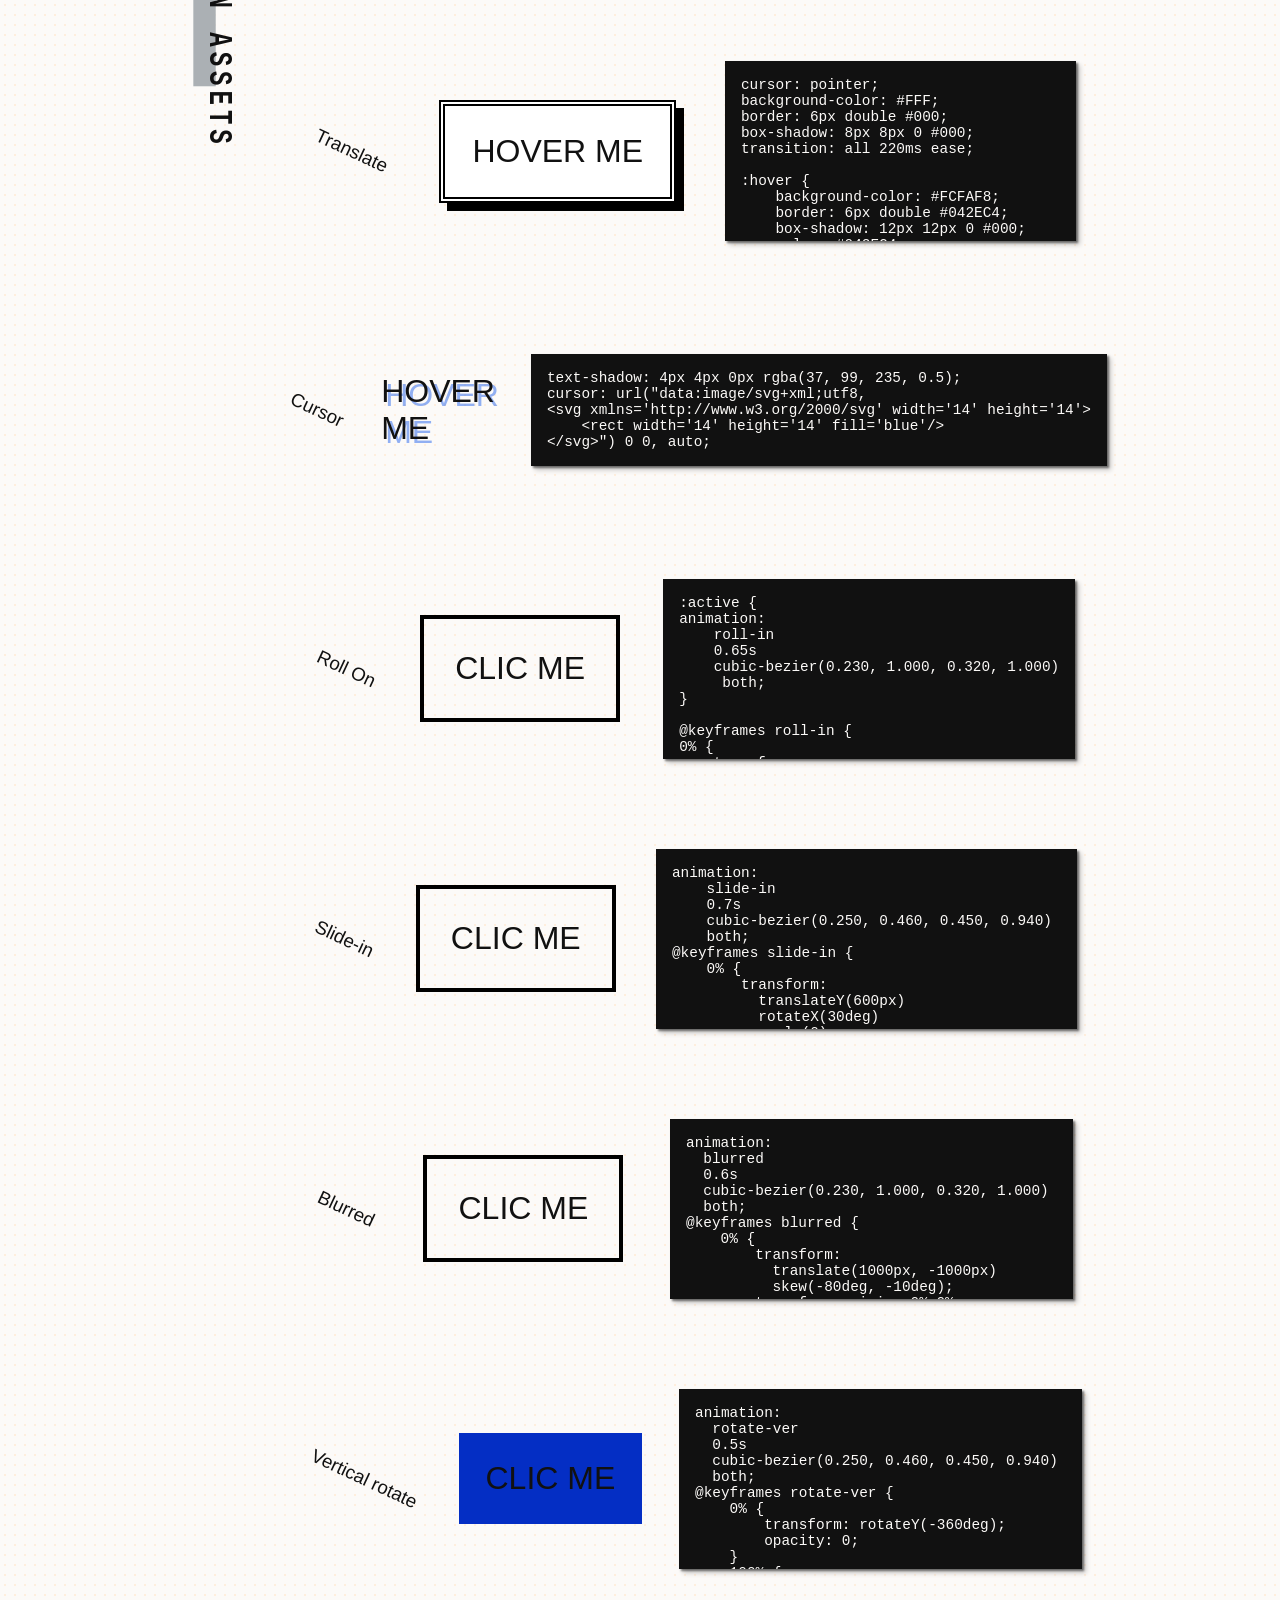
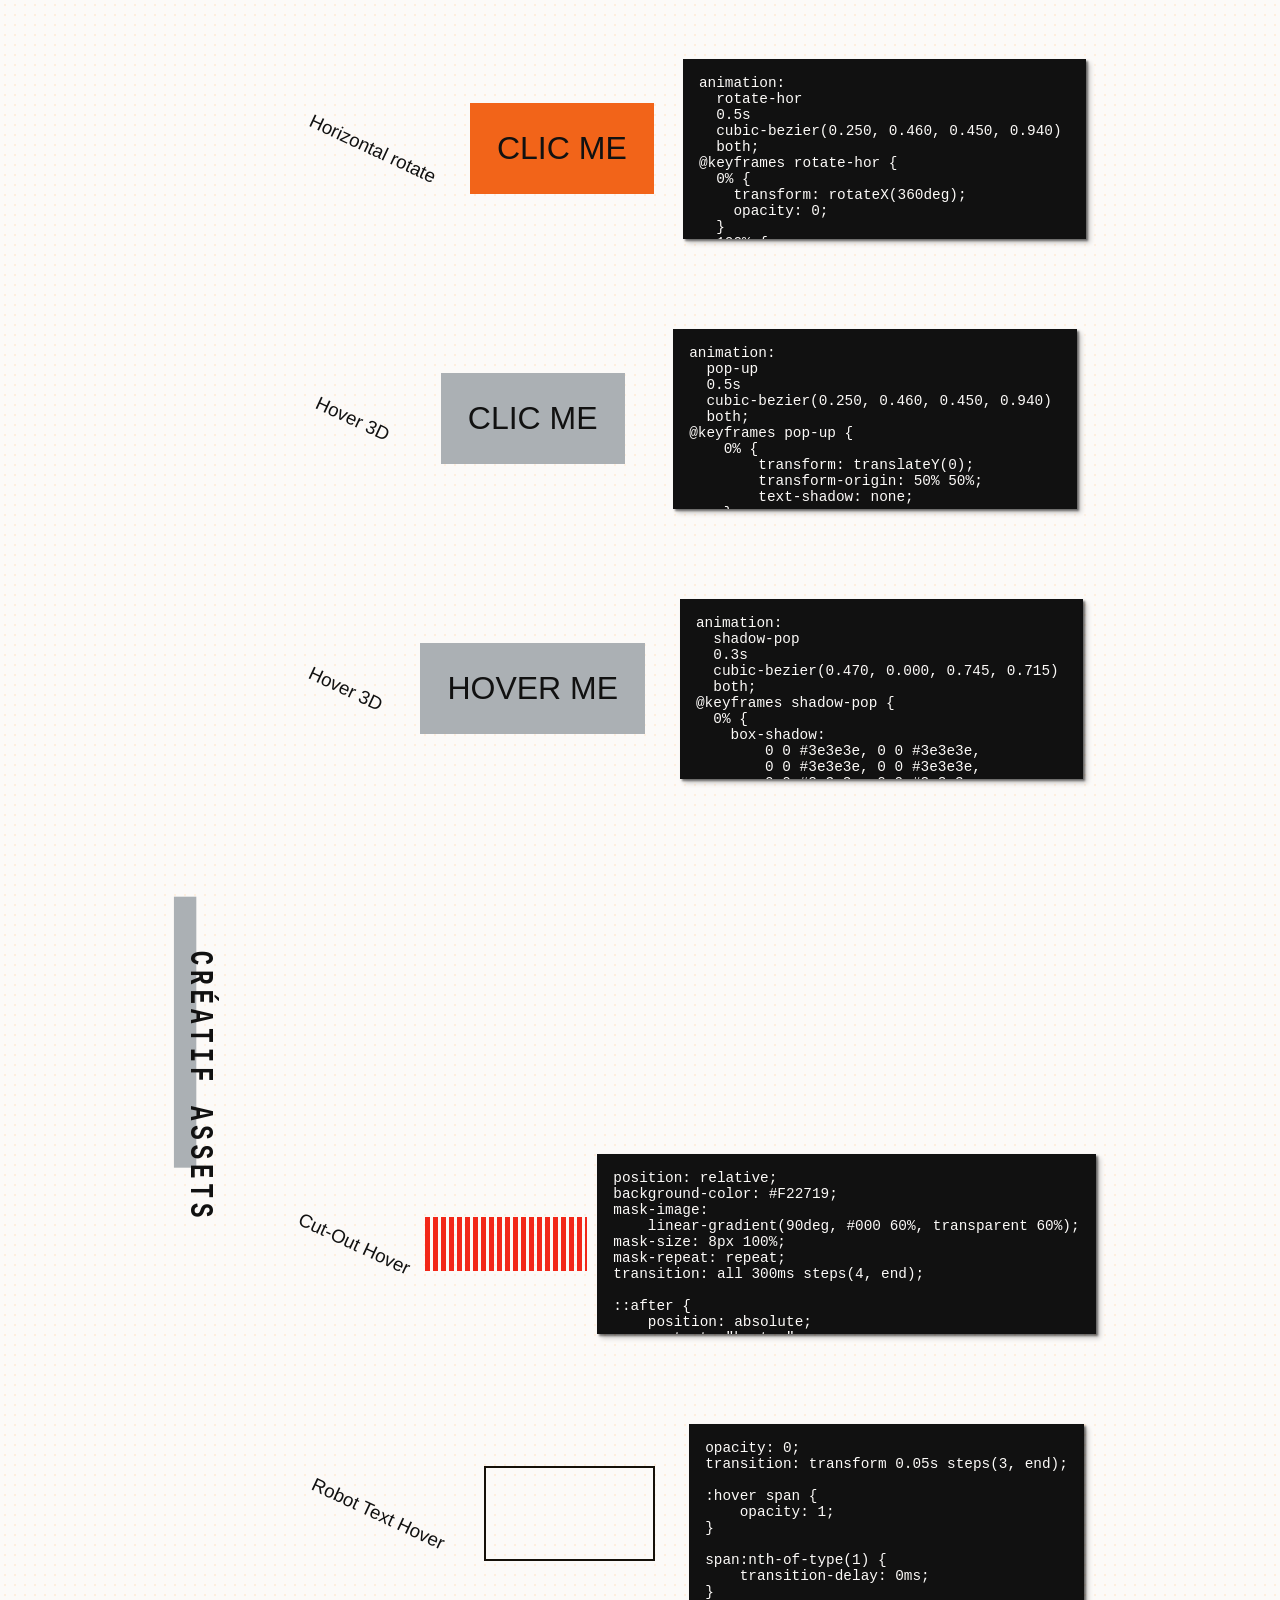
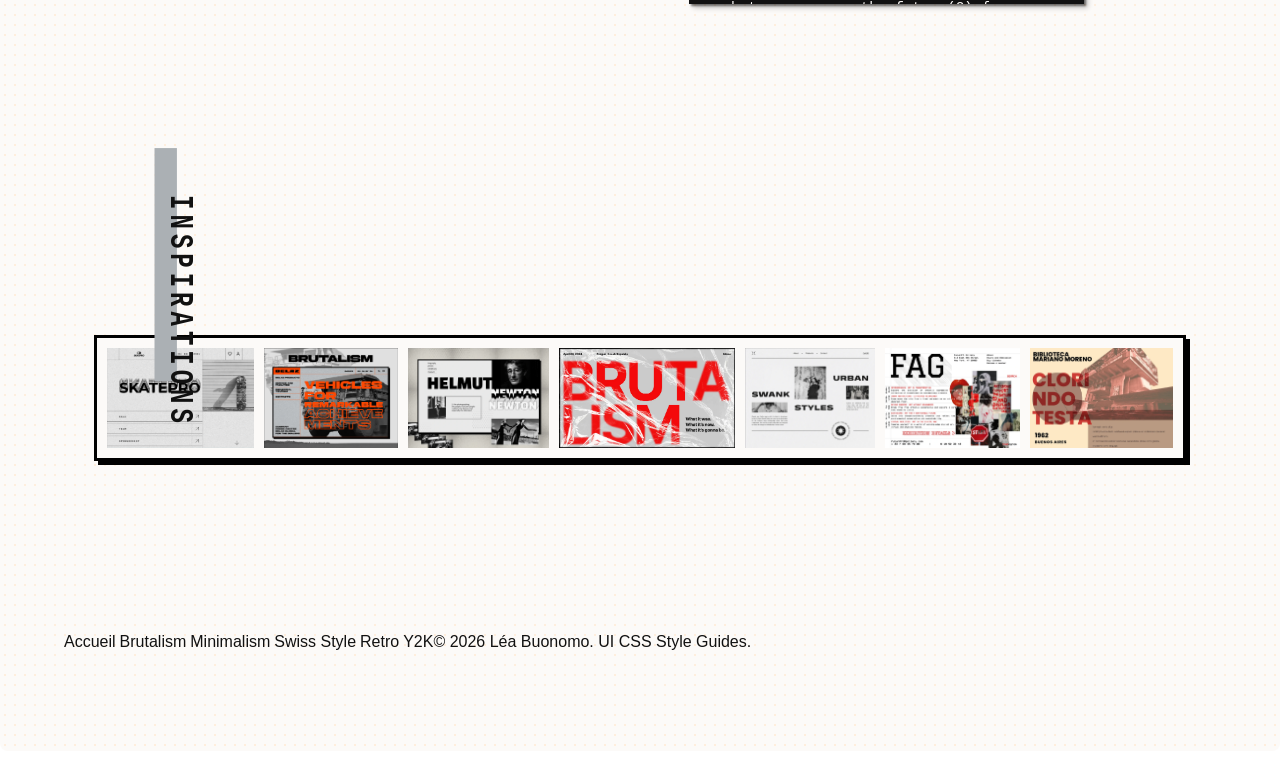
<file: brutalism/brutalism.html>
<!DOCTYPE html>
<html lang="fr">
<head>
    <meta charset="UTF-8">
    <meta name="viewport" content="width=device-width, initial-scale=1.0">
    <meta name="referrer" content="strict-origin-when-cross-origin">

    <meta http-equiv="X-XSS-Protection" content="1; mode=block">
    <meta http-equiv="Content-Security-Policy" content="default-src 'self'; img-src 'self' data: https:; style-src 'self' 'unsafe-inline' https://fonts.googleapis.com; font-src 'self' https://fonts.gstatic.com; script-src 'self' 'unsafe-inline';">
    <meta http-equiv="X-Frame-Options" content="DENY">
    <meta http-equiv="X-Content-Type-Options" content="nosniff">

    <!-- SEO -->
    <meta name="description" content="Guide Brutalism pour webdesigners et developpeurs. Fonts massives, palettes industrielles, UI assets en CSS, animations brutales, motifs geometriques et section inspiration pour creer des interfaces brutes, structurees et impactantes.">
    <meta name="keywords" content="brutalism, brutalism css, brutalism ui, brutalism design, brutalist ui, brutalist css, design system brutalism">
    <meta name="robots" content="index, follow">
    <meta name="author" content="Lea Buonomo">

    <script type="application/ld+json">
    {
        "@context": "https://schema.org",
        "@type": "WebPage",
        "name": "Brutalism Design Guide",
        "description": "Guide Brutalism pour webdesigners et developpeurs. Fonts massives, palettes industrielles, UI assets en CSS, animations brutales, motifs geometriques et section inspiration pour creer des interfaces brutes, structurees et impactantes.",
        "url": "https://buonomolea.github.io/ui-css-style-guides/brutalism/brutalism.html"
    }
    </script>

    <!-- Open Graph -->
    <meta property="og:title" content="Brutalism Design Guide">
    <meta property="og:description" content="Ressource complete pour webdesigners et developpeurs. Typographies, palettes, UI et principes du style Brutalism.">
    <meta property="og:type" content="website">
    <meta property="og:image" content="../assets/preview-brutalism.jpg">
    <!-- Twitter Card -->
    <meta name="twitter:card" content="summary_large_image">

    <!-- Favicon -->
    <link rel="icon" type="image/webp" href="../assets/apple-touch-icon.webp">
    
    <!-- Preconnexion Google Fonts -->
    <link rel="preconnect" href="https://fonts.googleapis.com">
    <link rel="preconnect" href="https://fonts.gstatic.com" crossorigin>
    <!-- Google Fonts -->
    <link href="https://fonts.googleapis.com/css2?family=Google+Sans+Code:wght@300..800&family=Inter+Tight:wght@100..900&family=Prompt:wght@100..900&family=Anton&family=Roboto:wght@100..900&family=Source+Code+Pro:wght@200..900&family=Oswald:wght@200..700&family=PT+Mono&display=swap" rel="stylesheet">

    <link rel="stylesheet" href="../style.css">
    <link rel="stylesheet" href="../brutalism/brutalismVariables.css">
    <link rel="stylesheet" href="../brutalism/brutalism.css">
    <title>Brutalism UI Guide et outils CSS</title>
</head>
<body>
    <a href="#main" class="skip-link">Aller au contenu</a>

    <div id="top" class="site-container brutalism-container">
        <nav role="navigation" aria-label="Navigation principale">
            <div class="return">
                <a class="text-shadow" href="#top" aria-label="Retour à l’accueil">
                    <div class="inser-abstract">
                        <img src="../assets/cursor/boop7.png" alt="abstract" aria-hidden="true">
                    </div>Top
                </a>
            </div>
            <ul>
                <li class="nav-li"><a href="../index.html" rel="noopener noreferrer">Neo-Brutalism</a></li>
                <li class="nav-li stabilo"><a href="../brutalism/brutalism.html" rel="noopener noreferrer" aria-current="page">Brutalism</a></li>
                <li class="nav-li"><a href="../minimalism/minimalism.html" rel="noopener noreferrer">Minimalism</a></li>
                <li class="nav-li"><a href="../swissStyle/swissStyle.html" rel="noopener noreferrer">Swiss Style</a></li>
                <li class="nav-li"><a href="../retro/retro.html" rel="noopener noreferrer">Retro 80s</a></li>
                <li class="nav-li"><a href="../y2k/y2k.html" rel="noopener noreferrer">Y2K</a></li>
            </ul>
        </nav>

        <main class="main" id="main" role="main">
            <header class="header" id="content">
                <h1 class="header-title">Brutalism UI Guide et outils CSS</h1>
                <p class="header-description">Esthétique brute, industrielle et architecturale.</p>
                <p class="header-description">Massif, anguleux, fonctionnel, sans décoration.</p>
                <p class="header-description">Un style qui privilégie la structure, la matière et la lisibilité absolue.</p>
            </header>

            <!-- FONTS -->
            <section class="section-fonts">
                <h2 class="section-title-brutalism stabilo-title">Fonts</h2>
                <div class="grid-font">
                    <!-- x3 cols -->
                    <div class="setOne">
                        <ul>
                            <li class="setOne-li helvetica">1. Helvetica</li>
                            <li class="setOne-li montserrat">2. Inter Tight</li>
                            <li class="setOne-li proxima">3. Prompt</li>
                        </ul>
                    </div>

                    <div class="setTwo">
                        <ul>
                            <li class="setTwo-li anton">4. Anton</li>
                            <li class="setTwo-li roboto">5. Roboto</li>
                            <li class="setTwo-li sourcePro">6. Source Code Pro</li>
                        </ul>
                    </div>

                    <div class="setThree">
                        <ul>
                            <li class="setThree-li oswald">7. Oswald</li>
                            <li class="setThree-li dmSans">8. Google Sans Code</li>
                            <li class="setThree-li ptMono">9. PT Mono</li>
                        </ul>
                    </div>
                </div>
            </section>

            <!-- PALETTES -->
            <section class="section-palettes">
                <h2 class="section-title-brutalism stabilo-title">Palettes</h2>

                <div class="grid-palettes grid-palettes-bis">
                    <div class="color-F6AE2D">
                        <div class="square-color" aria-hidden="true"></div>
                        <h3 class="title-color">#F6AE2D</h3>
                    </div>

                    <div class="color-F26419">
                        <div class="square-color" aria-hidden="true"></div>
                        <h3 class="title-color">#F26419</h3>
                    </div>

                    <div class="color-F22719">
                        <div class="square-color" aria-hidden="true"></div>
                        <h3 class="title-color">#F22719</h3>
                    </div>

                    <div class="color-042EC4">
                        <div class="square-color" aria-hidden="true"></div>
                        <h3 class="title-color">#042EC4</h3>
                    </div>

                    <div class="color-27514A">
                        <div class="square-color" aria-hidden="true"></div>
                        <h3 class="title-color">#27514A</h3>
                    </div>

                    <div class="color-FCFAF8">
                        <div class="square-color" aria-hidden="true"></div>
                        <h3 class="title-color">#FCFAF8</h3>
                    </div>

                    <div class="color-0A0A0A">
                        <div class="square-color" aria-hidden="true"></div>
                        <h3 class="title-color">#0A0A0A</h3>
                    </div>
                </div>

                <div class="grid-palettes">
                    <!-- une ligne -->
                    <div class="color-926C48 box-color">
                        <div class="square-color" aria-hidden="true"></div>
                        <h3 class="title-color">#926C48</h3>
                    </div>

                    <div class="color-C1B09C">
                        <div class="square-color" aria-hidden="true"></div>
                        <h3 class="title-color">#C1B09C</h3>
                    </div>

                    <div class="color-E2E3DD">
                        <div class="square-color" aria-hidden="true"></div>
                        <h3 class="title-color">#E2E3DD</h3>
                    </div>

                    <div class="color-D9DBDA">
                        <div class="square-color" aria-hidden="true"></div>
                        <h3 class="title-color">#D9DBDA</h3>
                    </div>

                    <div class="color-ABB0B4">
                        <div class="square-color" aria-hidden="true"></div>
                        <h3 class="title-color">#ABB0B4</h3>
                    </div>

                    <div class="color-737C83">
                        <div class="square-color" aria-hidden="true"></div>
                        <h3 class="title-color">#737C83</h3>
                    </div>

                    <div class="color-3F4042">
                        <div class="square-color" aria-hidden="true"></div>
                        <h3 class="title-color">#3F4042</h3>
                    </div>
                </div>
            </section>
            
            <!-- UI ASSETS -->
            <section class="section-UI">
                <h2 class="section-title-brutalism stabilo-title">UI Assets</h2>
                <!-- Paper -->
                <div class="container-code">
                    <h3 class="manrope">Wall Paper</h3>
                    <div class="wall-paper wall">Bouton</div>
                    <pre class="code-ui">background-color: #FCFAF856;
background-image:  linear-gradient(#00000088 1px, transparent 1px),
linear-gradient(90deg, #00000088 1px, transparent 1px),
linear-gradient(#00000088 0.5px, transparent 0.5px),
linear-gradient(90deg, #00000088 0.5px, #ebebf188 0.5px);
background-size: 25px 25px, 25px 25px, 5px 5px, 5px 5px;
background-position: -1px -1px, -1px -1px,
-0.5px -0.5px, -0.5px -0.5px;
border-right: 4px solid #FCFAF8;
border-bottom: 4px solid #FCFAF8;
box-shadow: 5px 5px 0px 1px #151009;
-webkit-backdrop-filter: blur(4px);
backdrop-filter: blur(4px);</pre>
                </div>

                <!-- Punch -->
                <div class="container-code">
                    <h3 class="manrope">Punch</h3>
                    <div class="wall-punch wall">Bouton</div>
                    <pre class="code-ui">background-color: #F2F2F2;
background-image:
    repeating-linear-gradient(45deg, #000000 25%,transparent 25%,
    transparent 75%, #000000 75%, #000000),
    repeating-linear-gradient(45deg, #000000 25%, #ebebf1 25%,
    #ebebf1 75%, #000000 75%, #000000);
background-size: 10px 10px;
background-position: 0 0, 5px 5px;
border: 4px solid #000;
box-shadow: 14px 14px 0 #00000056;
color: #F26419;</pre>
                </div>

                <!-- Warning -->
                <div class="container-code">
                    <h3 class="manrope">Warning</h3>
                    <div class="wall-warning wall">Bouton</div>
                    <pre class="code-ui">background-color: #F9F9F9;
background-image:
    repeating-linear-gradient(45deg, #000 0px, #000 6px,
    transparent 6px, transparent 12px);
border: 4px solid #000;
box-shadow: 12px 12px 0 #000;
color: #F22719;
font-size: 2rem;
letter-spacing: 2px;</pre>
                </div>

                <!-- Cabinet -->
                <div class="container-code">
                    <h3 class="manrope">Cabinet</h3>
                    <div class="wall-cabinet wall">Bouton</div>
                    <pre class="code-ui">color: #042EC4;
font-style: italic;
background-color: #FCFAF8;
background-image:
    linear-gradient(#000 4px, transparent 4px),
    linear-gradient(90deg, #000 4px, transparent 4px);
background-size: 100% 30px, 30px 100%;
border-width: 2px 6px 6px 2px;
border-color: #000;
border-style: solid;
box-shadow: 6px 6px 0 #FCFAF8, 16px 16px 0 #000;</pre>
                </div>

                <!-- Collapse -->
                <div class="container-code">
                    <h3 class="manrope">Collapse</h3>
                    <div class="wall-collapse wall">Bouton</div>
                    <pre class="code-ui">background-color: #ABB0B4;
border: 10px solid #D9DBDA;
box-shadow: 5px 5px 0px #000;
color: #3F4042;
transform: skew(-4deg);</pre>
                </div>
            </section>

            <!-- ANIMATION ASSETS -->
            <section class="section-animation">
                <h2 class="section-title-brutalism stabilo-title">Animation Assets</h2>
                <!-- Translate -->
                <div class="container-code">
                    <h3>Translate</h3>
                    <div class="wall-translate wall">Hover me</div>
                    <pre class="code-ui">cursor: pointer;
background-color: #FFF;
border: 6px double #000;
box-shadow: 8px 8px 0 #000;
transition: all 220ms ease;

:hover {
    background-color: #FCFAF8;
    border: 6px double #042EC4;
    box-shadow: 12px 12px 0 #000;
    color: #042EC4;
    transform: translate(-2px, -2px);
}</pre>
                </div>

                <!-- Cursor -->
                <div class="container-code">
                    <h3 class="manrope">Cursor</h3>
                    <div class="wall-cursor wall">Hover me</div>
                    <pre class="code-ui">text-shadow: 4px 4px 0px rgba(37, 99, 235, 0.5);
cursor: url("data:image/svg+xml;utf8,
&lt;svg xmlns='http://www.w3.org/2000/svg' width='14' height='14'&gt;
    &lt;rect width='14' height='14' fill='blue'/&gt;
&lt;/svg&gt;") 0 0, auto;</pre>
                </div>

                <!-- Roll -->
                <div class="container-code">
                    <h3 class="manrope">Roll On</h3>
                    <div class="wall-roll wall">Clic me</div>
                    <pre class="code-ui">:active {
animation: 
    roll-in 
    0.65s 
    cubic-bezier(0.230, 1.000, 0.320, 1.000)
     both;
}

@keyframes roll-in {
0% {
    transform: 
      translateX(-1000px) rotate(-720deg);
    filter: blur(50px);
    opacity: 0;
}
100% {
    transform: 
      translateX(0) rotate(0deg);
    filter: blur(0);
    opacity: 1;
}
}</pre>
                </div>

                <!-- slide-in -->
                <div class="container-code">
                    <h3 class="manrope">Slide-in</h3>
                    <div class="wall-slide wall">Clic me</div>
                    <pre class="code-ui">animation: 
    slide-in 
    0.7s 
    cubic-bezier(0.250, 0.460, 0.450, 0.940) 
    both;
@keyframes slide-in {
    0% {
        transform: 
          translateY(600px) 
          rotateX(30deg) 
          scale(0);
        transform-origin: 50% 100%;
        opacity: 0;
    }
    100% {
        transform: 
          translateY(0) rotateX(0) scale(1);
        transform-origin: 50% -1400px;
        opacity: 1;
    }
}</pre>
                </div>

                <!-- Blurred -->
                <div class="container-code">
                    <h3 class="manrope">Blurred</h3>
                    <div class="wall-blurred wall">Clic me</div>
                    <pre class="code-ui">animation: 
  blurred 
  0.6s 
  cubic-bezier(0.230, 1.000, 0.320, 1.000) 
  both;
@keyframes blurred {
    0% {
        transform: 
          translate(1000px, -1000px) 
          skew(-80deg, -10deg);
        transform-origin: 0% 0%;
        filter: blur(40px);
        opacity: 0;
    }
    100% {
        transform: 
          translate(0, 0) 
          skew(0deg, 0deg);
        transform-origin: 50% 50%;
        filter: blur(0);
        opacity: 1;
    }
}</pre>
                </div>

                <!-- Vertical rotate -->
                <div class="container-code">
                    <h3 class="manrope">Vertical rotate</h3>
                    <div class="wall-vert wall">Clic me</div>
                    <pre class="code-ui">animation: 
  rotate-ver 
  0.5s 
  cubic-bezier(0.250, 0.460, 0.450, 0.940) 
  both;
@keyframes rotate-ver {
    0% {
        transform: rotateY(-360deg);
        opacity: 0;
    }
    100% {
        transform: rotateY(0deg);
        opacity: 1;
    }
}</pre>
                </div>
                
                <!-- Horizontal rotate -->
                <div class="container-code">
                    <h3 class="manrope">Horizontal rotate</h3>
                    <div class="wall-hor wall">Clic me</div>
                    <pre class="code-ui">animation: 
  rotate-hor 
  0.5s 
  cubic-bezier(0.250, 0.460, 0.450, 0.940) 
  both;
@keyframes rotate-hor {
  0% {
    transform: rotateX(360deg);
    opacity: 0;
  }
  100% {
    transform: rotateX(0deg);
    opacity: 1;
  }
}</pre>
                </div>

                <!-- Text 3D -->
                <div class="container-code">
                    <h3 class="manrope">Hover 3D</h3>
                    <div class="wall-up wall">Clic me</div>
                    <pre class="code-ui">animation: 
  pop-up 
  0.5s 
  cubic-bezier(0.250, 0.460, 0.450, 0.940) 
  both;
@keyframes pop-up {
    0% {
        transform: translateY(0);
        transform-origin: 50% 50%;
        text-shadow: none;
    }
    100% {
        transform: translateY(50px);
        transform-origin: 50% 50%;
        text-shadow: 0 1px 0 #F6AE2D,
        0 2px 0 #F6AE2D, 0 3px 0 #F6AE2D,
        0 4px 0 #F6AE2D, 0 5px 0 #F6AE2D,
        0 6px 0 #F6AE2D, 0 7px 0 #F6AE2D,
        0 8px 0 #F6AE2D, 0 9px 0 #F6AE2D,
        0 50px 30px rgba(0, 0, 0, 0.3);
    }
}</pre>
                </div>

                <!-- Up 3D -->
                <div class="container-code">
                    <h3 class="manrope">Hover 3D</h3>
                    <div class="wall-3d wall">Hover me</div>
                    <pre class="code-ui">animation: 
  shadow-pop 
  0.3s 
  cubic-bezier(0.470, 0.000, 0.745, 0.715) 
  both;
@keyframes shadow-pop {
  0% {
    box-shadow: 
        0 0 #3e3e3e, 0 0 #3e3e3e,
        0 0 #3e3e3e, 0 0 #3e3e3e,
        0 0 #3e3e3e, 0 0 #3e3e3e,
        0 0 #3e3e3e, 0 0 #3e3e3e;
    transform: 
      translateX(0) translateY(0);
  }
  100% {
    box-shadow: 
        1px -1px #3e3e3e, 2px -2px #3e3e3e,
        3px -3px #3e3e3e, 4px -4px #3e3e3e,
        5px -5px #3e3e3e, 6px -6px #3e3e3e,
        7px -7px #3e3e3e, 8px -8px #3e3e3e;
    transform: 
      translateX(-8px) translateY(8px);
  }
}</pre>
                </div>
            </section>

            <!-- CREATIF ASSETS -->
            <section class="section-animation">
                <h2 class="section-title-brutalism stabilo-title">Créatif Assets</h2>
                <!-- Cut-Out Hover -->
                <div class="container-code">
                    <h3>Cut-Out Hover</h3>
                    <div class="cutOut-crea wall"></div>
                    <pre class="code-ui">position: relative;
background-color: #F22719;
mask-image: 
    linear-gradient(90deg, #000 60%, transparent 60%);
mask-size: 8px 100%;
mask-repeat: repeat;
transition: all 300ms steps(4, end);

::after {
    position: absolute;
    content: "bouton";
    top: 50%;
    text-align: center;
    color: #042EC4;
    opacity: 0;
    transform: translateY(-50%);
    transition: all 300ms linear;
}

:hover::after {
    opacity: 1;
}

:hover {
    transform: skew(-4deg) scale(1.12);
}</pre>
                </div>
                <!-- Robot text  -->
                <div class="container-code">
                    <h3>Robot Text Hover</h3>
                    <div class="robot-crea wall">
                        <span>R</span><span>O</span><span>B</span><span>O</span><span>T</span> 
                    </div>
                    <pre class="code-ui">opacity: 0;
transition: transform 0.05s steps(3, end);

:hover span {
    opacity: 1;
}

span:nth-of-type(1) {
    transition-delay: 0ms;
}
.robot-crea span:nth-of-type(2) {
    transition-delay: 100ms;
}
.robot-crea span:nth-of-type(3) {
    transition-delay: 200ms;
}
.robot-crea span:nth-of-type(4) {
    transition-delay: 300ms;
}
.robot-crea span:nth-of-type(5) {
    transition-delay: 400ms;
}</pre>
                </div>
            </section>

            <!-- INSPIRATIONS -->
            <section class="section-inspirations">
                <h2 class="section-title-brutalism stabilo-title">Inspirations</h2>
                <ul class="grid-inspirations">
                    <!-- une ligne -->
                    <li class="square-inspi">
                        <img src="../assets/brutalism_inspi/brutalism1.webp" loading="lazy" alt="Image webdesign avec grain">
                    </li>

                    <li class="square-inspi">
                        <img src="../assets/brutalism_inspi/brutalism2.webp" loading="lazy" alt="Image webdesign gris et orange">
                    </li>

                    <li class="square-inspi">
                        <img src="../assets/brutalism_inspi/brutalism3.webp" loading="lazy" alt="Image webdesign Helmut Newton">
                    </li>

                    <li class="square-inspi">
                        <img src="../assets/brutalism_inspi/brutalism4.webp" loading="lazy" alt="Image webdesign effet plastifié">
                    </li>

                    <li class="square-inspi">
                        <img src="../assets/brutalism_inspi/brutalism5.webp" loading="lazy" alt="Image webdesign très simple">
                    </li>

                    <li class="square-inspi">
                        <img src="../assets/brutalism_inspi/brutalism6.webp" loading="lazy" alt="Image collage et texte mis en avant">
                    </li>

                    <li class="square-inspi">
                        <img src="../assets/brutalism_inspi/brutalism7.webp" loading="lazy" alt="Image type PowerPoint">
                    </li>
                </ul>
            </section>
        </main>
        <footer class="footer" role="contentinfo">
            <nav class="footer-nav">
                <a href="https://buonomolea.github.io/ui-css-style-guides/">Accueil</a>
                <a href="https://buonomolea.github.io/ui-css-style-guides/brutalism/brutalism.html">Brutalism</a>
                <a href="https://buonomolea.github.io/ui-css-style-guides/minimalism/minimalism.html">Minimalism</a>
                <a href="https://buonomolea.github.io/ui-css-style-guides/swissStyle/swissStyle.html">Swiss Style</a>
                <a href="https://buonomolea.github.io/ui-css-style-guides/retro/retro.html">Retro</a>
                <a href="https://buonomolea.github.io/ui-css-style-guides/y2k/y2k.html">Y2K</a>
            </nav>

            <p class="footer-text">
                &copy; <script>document.write(new Date().getFullYear())</script>
                <a href="https://github.com/BuonomoLea" target="_blank" rel="noopener">Léa Buonomo</a>.
                UI CSS Style Guides.
            </p> 
        </footer>
    </div>
</body>
</html>
</file>
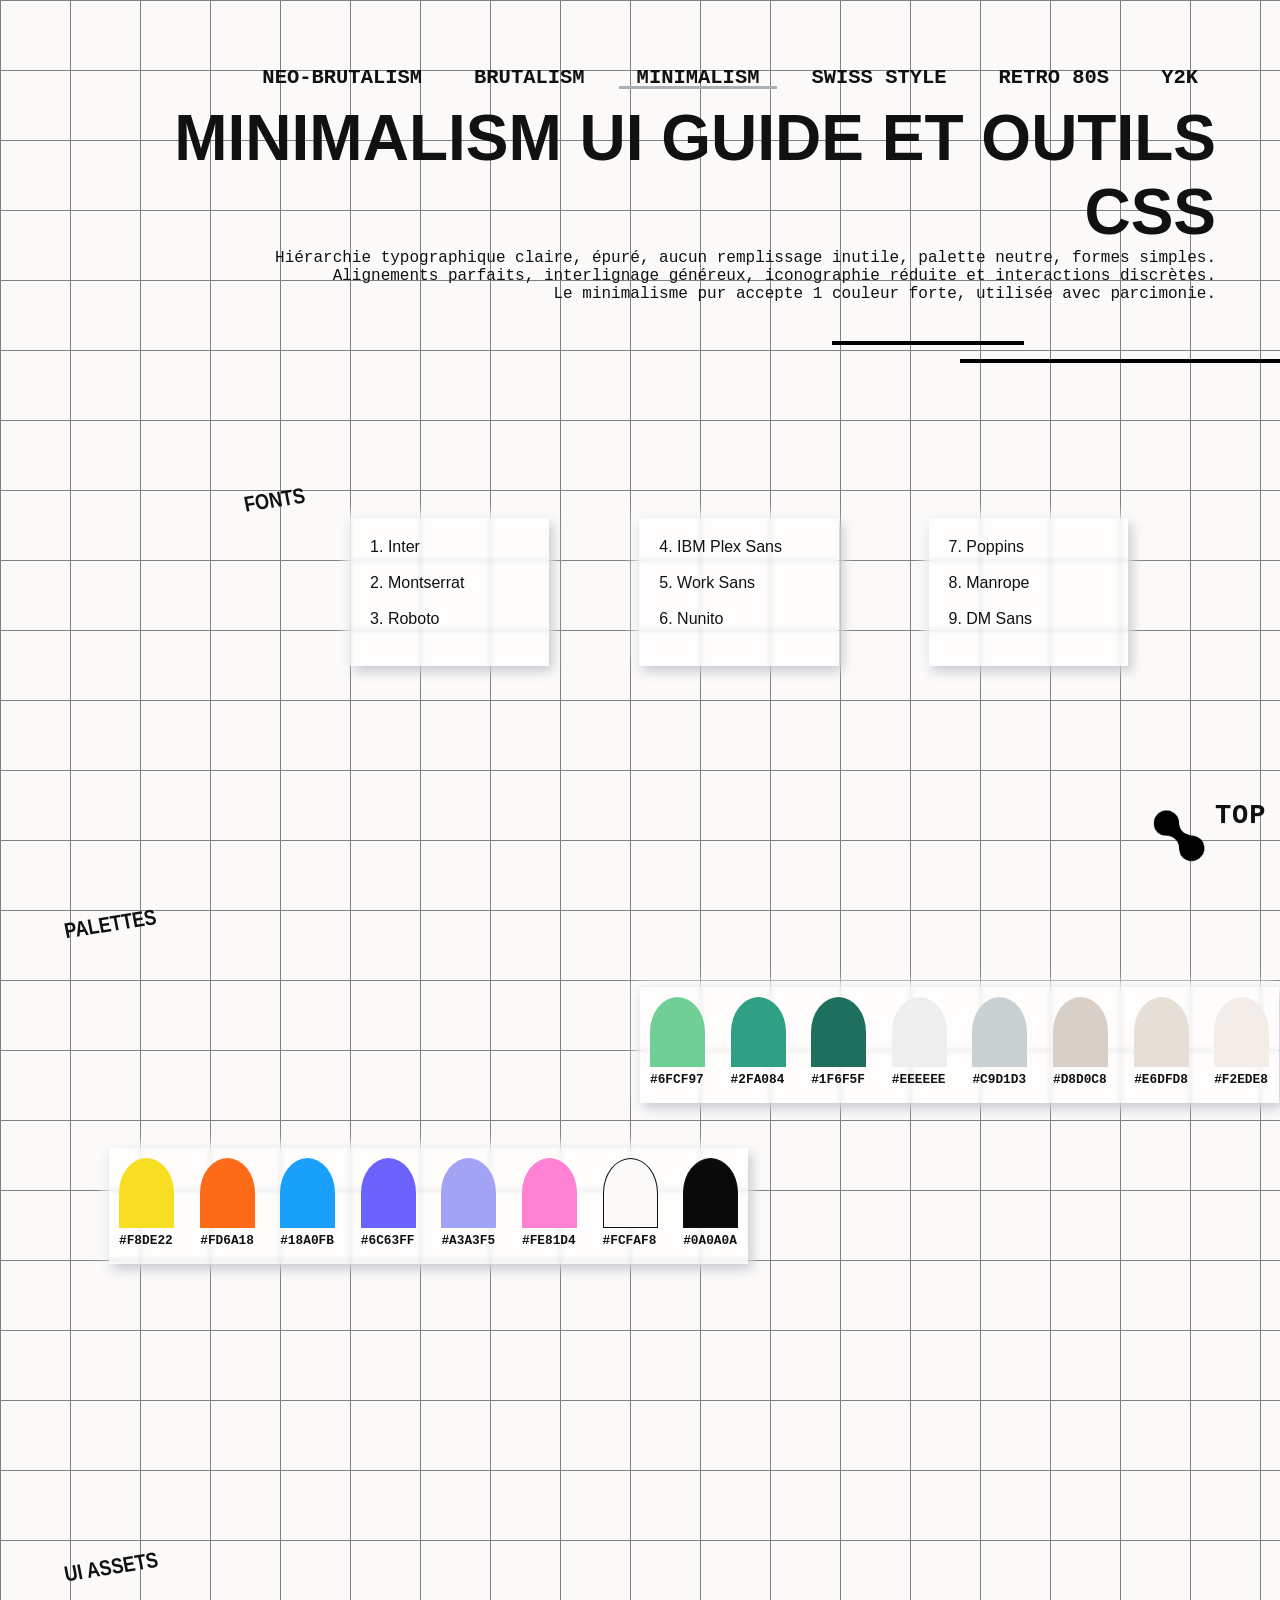
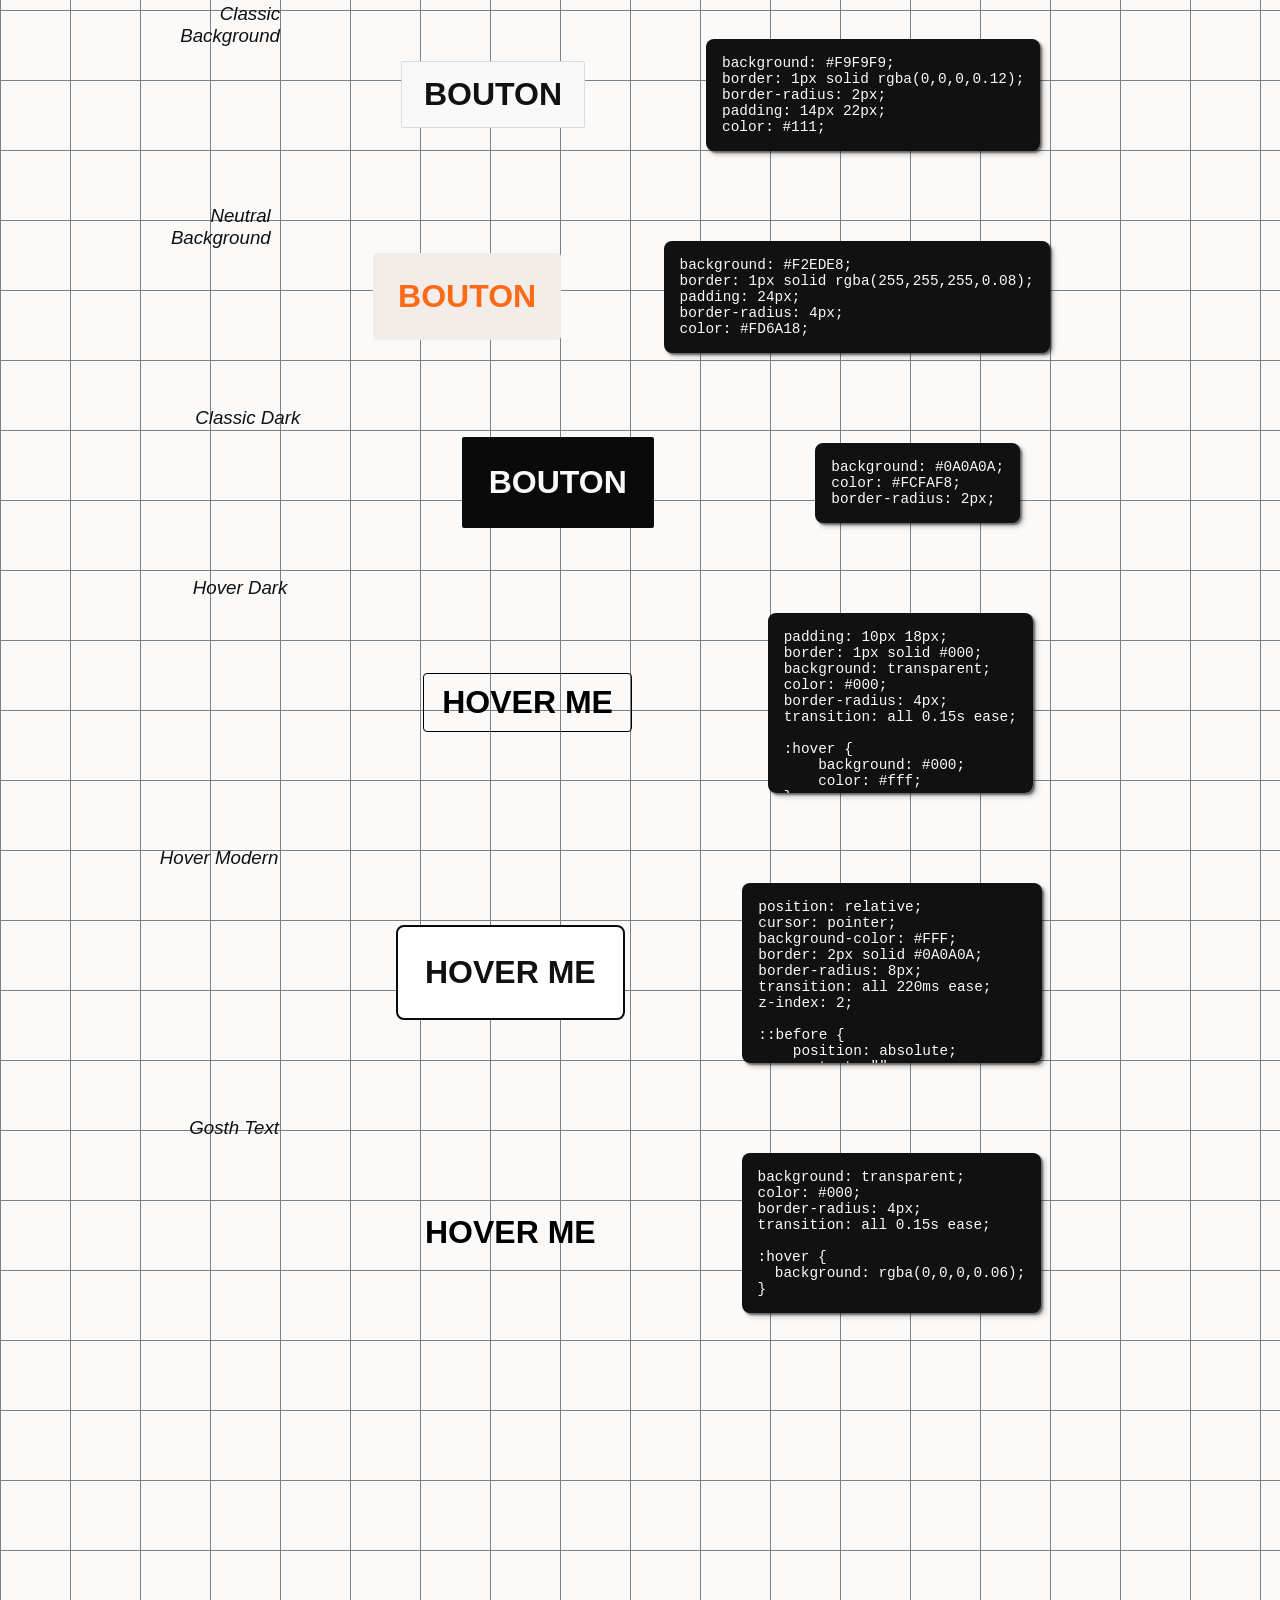
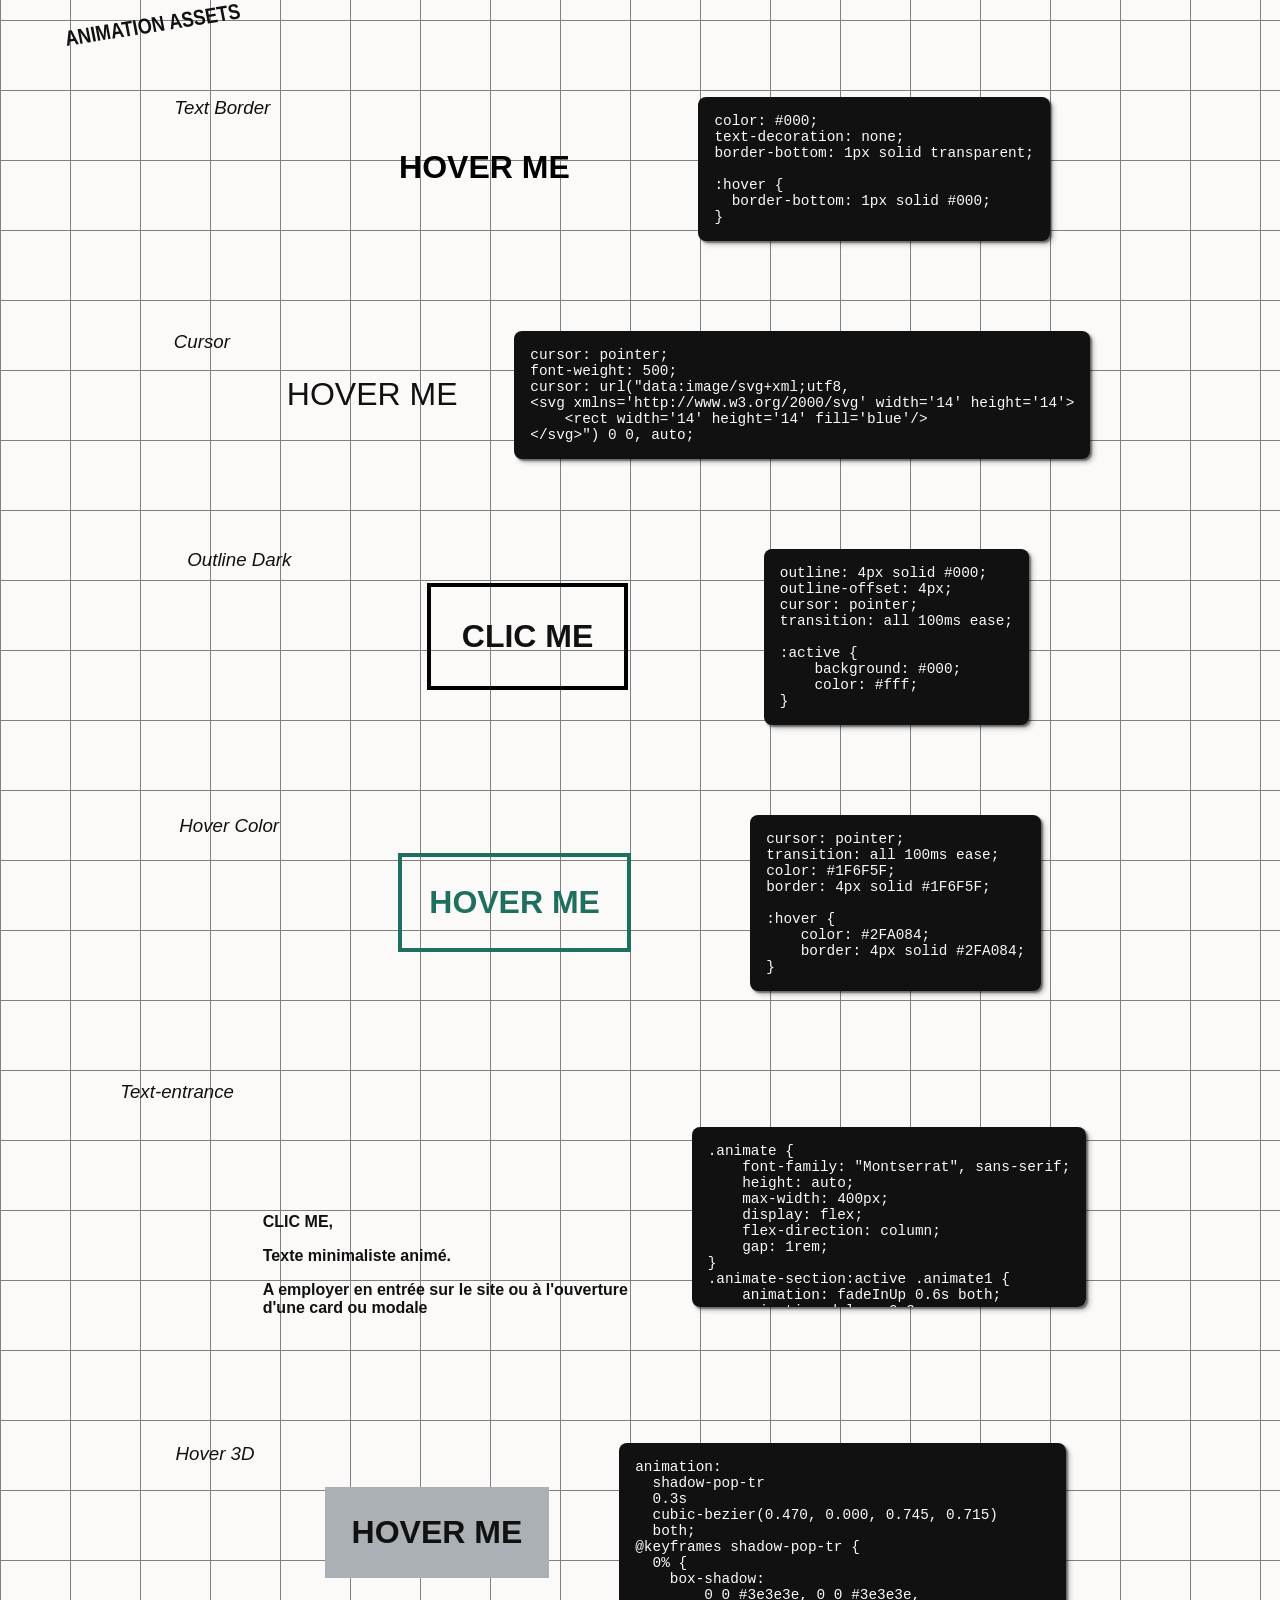
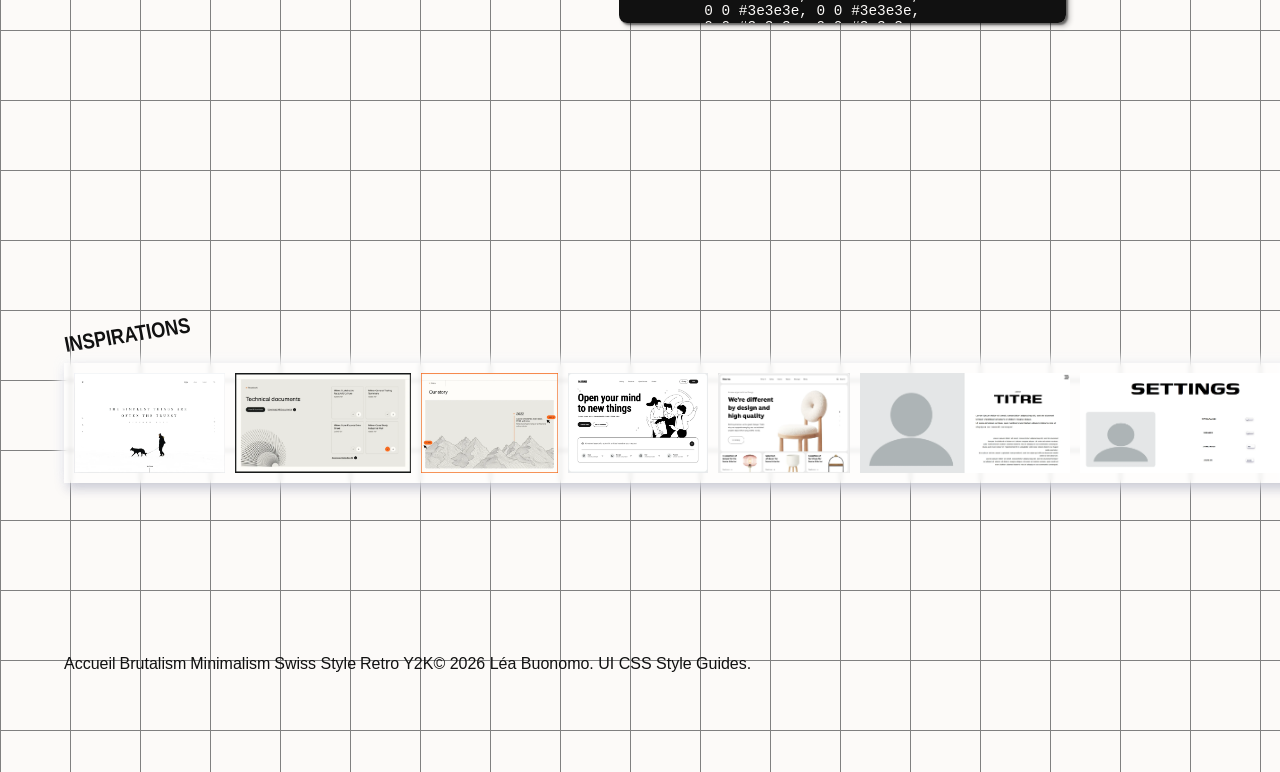
<file: minimalism/minimalism.html>
<!DOCTYPE html>
<html lang="fr">
<head>
    <meta charset="UTF-8">
    <meta name="viewport" content="width=device-width, initial-scale=1.0">
    <meta name="referrer" content="strict-origin-when-cross-origin">

    <meta http-equiv="X-XSS-Protection" content="1; mode=block">
    <meta http-equiv="Content-Security-Policy" content="default-src 'self'; img-src 'self' data: https:; style-src 'self' 'unsafe-inline' https://fonts.googleapis.com; font-src 'self' https://fonts.gstatic.com; script-src 'self' 'unsafe-inline';">
    <meta http-equiv="X-Frame-Options" content="DENY">
    <meta http-equiv="X-Content-Type-Options" content="nosniff">

    <!-- SEO -->
    <meta name="description" content="Guide Minimalism pour webdesigners et developpeurs. Fonts neutres, palettes epurees, UI assets en CSS, animations minimalistes, motifs geometriques et section inspiration pour creer des interfaces claires, lisibles et structurees.">
    <meta name="keywords" content="minimalism, minimalism css, minimalism ui, minimalism design, minimal ui, minimal css, design system minimalism">
    <meta name="robots" content="index, follow">
    <meta name="author" content="Lea Buonomo">

    <script type="application/ld+json">
    {
        "@context": "https://schema.org",
        "@type": "WebPage",
        "name": "Minimalism Design Guide",
        "description": "Guide Minimalism pour webdesigners et developpeurs. Fonts neutres, palettes epurees, UI assets en CSS, animations minimalistes, motifs geometriques et section inspiration pour creer des interfaces claires, lisibles et structurees.",
        "url": "https://buonomolea.github.io/ui-css-style-guides/minimalism/minimalism.html"
    }
    </script>
    <!-- Open Graph -->
    <meta property="og:title" content="Minimalism Design Guide">
    <meta property="og:description" content="Ressource complete pour webdesigners et developpeurs. Typographies, palettes, UI et principes du style Minimalism.">
    <meta property="og:type" content="website">
    <meta property="og:image" content="../assets/preview-minimalism.jpg">
    <!-- Twitter Card -->
    <meta name="twitter:card" content="summary_large_image">

    <!-- Favicon -->
    <link rel="icon" type="image/webp" href="../assets/apple-touch-icon.webp">

    <!-- Preconnexion Google Fonts -->
    <link rel="preconnect" href="https://fonts.googleapis.com">
    <link rel="preconnect" href="https://fonts.gstatic.com" crossorigin>
    <!-- Google Fonts -->
    <link href="https://fonts.googleapis.com/css2?family=Inter:wght@100..900&family=Montserrat:wght@100..900&family=Roboto:wght@100..900&family=IBM+Plex+Sans:wght@100..700&family=Work+Sans:wght@100..900&family=Nunito+Sans:wght@200..1000&family=Manrope:wght@200..800&family=Poppins:wght@100..900&family=DM+Sans:wght@100..1000&display=swap" rel="stylesheet">

    <link rel="stylesheet" href="../style.css">
    <link rel="stylesheet" href="../minimalism/minimalismVariables.css">
    <link rel="stylesheet" href="../minimalism/minimalism.css">
    <title>Minimalism UI Guide et outils CSS</title>
</head>
<body>
    <a href="#main" class="skip-link">Aller au contenu</a>

    <div id="top" class="site-container minimalism-container">
        <nav role="navigation" aria-label="Navigation principale">
            <div class="return">
                <a class="text-shadow" href="#top" aria-label="Retour à l’accueil">
                    <div class="inser-abstract">
                        <img src="../assets/cursor/boop1.png" alt="abstract" aria-hidden="true">
                    </div>Top
                </a>
            </div>
            <ul>
                <li class="nav-li"><a href="../index.html" rel="noopener noreferrer">Neo-Brutalism</a></li>
                <li class="nav-li"><a href="../brutalism/brutalism.html" rel="noopener noreferrer">Brutalism</a></li>
                <li class="nav-li stabilo"><a href="../minimalism/minimalism.html" rel="noopener noreferrer" aria-current="page">Minimalism</a></li>
                <li class="nav-li"><a href="../swissStyle/swissStyle.html" rel="noopener noreferrer">Swiss Style</a></li>
                <li class="nav-li"><a href="../retro/retro.html" rel="noopener noreferrer">Retro 80s</a></li>
                <li class="nav-li"><a href="../y2k/y2k.html" rel="noopener noreferrer">Y2K</a></li>
            </ul>
        </nav>
        <main class="main" id="main" role="main">
            <header class="header">
                <h1 class="header-title">Minimalism UI Guide et outils CSS</h1>
                <p class="header-description">Hiérarchie typographique claire, épuré, aucun remplissage inutile, palette neutre, formes simples.</p>
                <p class="header-description">Alignements parfaits, interlignage généreux, iconographie réduite et interactions discrètes.</p>
                <p class="header-description">Le minimalisme pur accepte 1 couleur forte, utilisée avec parcimonie.</p>
            </header>
        
            <div class="trait" aria-hidden="true"></div>
            <div class="traitTwo" aria-hidden="true"></div>
            <!-- FONTS -->
            <section class="section-fonts">
                <h2 class="section-title-minimalism stabilo-title">Fonts</h2>
                <div class="grid-font">
                    <!-- x3 cols -->
                    <div class="setOne">
                        <ul>
                            <li class="setOne-li inter">1. Inter</li>
                            <li class="setOne-li montserrat">2. Montserrat</li>
                            <li class="setOne-li roboto">3. Roboto</li>
                        </ul>
                    </div>

                    <div class="setTwo">
                        <ul>
                            <li class="setTwo-li ibm-plex-sans">4. IBM Plex Sans</li>
                            <li class="setTwo-li work-sans">5. Work Sans</li>
                            <li class="setTwo-li nunito">6. Nunito</li>
                        </ul>
                    </div>

                    <div class="setThree">
                        <ul>
                            <li class="setThree-li poppins">7. Poppins</li>
                            <li class="setThree-li manrope">8. Manrope</li>
                            <li class="setThree-li dmSans">9. DM Sans</li>
                        </ul>
                    </div>
                </div>
            </section>

            <!-- PALETTES -->
            <section class="section-palettes">
                <h2 class="section-title-minimalism stabilo-title">Palettes</h2>

                <div class="grid-palettes grid-palettes-bis">
                    <div class="color-6FCF97">
                        <div class="square-color" aria-hidden="true"></div>
                        <h3 class="title-color">#6FCF97</h3>
                    </div>

                    <div class="color-2FA084">
                        <div class="square-color" aria-hidden="true"></div>
                        <h3 class="title-color">#2FA084</h3>
                    </div>

                    <div class="color-1F6F5F">
                        <div class="square-color" aria-hidden="true"></div>
                        <h3 class="title-color">#1F6F5F</h3>
                    </div>

                    <div class="color-EEEEEE">
                        <div class="square-color" aria-hidden="true"></div>
                        <h3 class="title-color">#EEEEEE</h3>
                    </div>

                    <div class="color-C9D1D3">
                        <div class="square-color" aria-hidden="true"></div>
                        <h3 class="title-color">#C9D1D3</h3>
                    </div>

                    <div class="color-D8D0C8">
                        <div class="square-color" aria-hidden="true"></div>
                        <h3 class="title-color">#D8D0C8</h3>
                    </div>

                    <div class="color-E6DFD8 box-color">
                        <div class="square-color" aria-hidden="true"></div>
                        <h3 class="title-color">#E6DFD8</h3>
                    </div>                    
                  
                    <div class="color-F2EDE8">
                        <div class="square-color" aria-hidden="true"></div>
                        <h3 class="title-color">#F2EDE8</h3>
                    </div>
                </div>

                <div class="grid-palettes">
                    <div class="color-F8DE22">
                        <div class="square-color" aria-hidden="true"></div>
                        <h3 class="title-color">#F8DE22</h3>
                    </div>

                    <div class="color-FD6A18 box-color">
                        <div class="square-color" aria-hidden="true"></div>
                        <h3 class="title-color">#FD6A18</h3>
                    </div>  

                    <div class="color-18A0FB">
                        <div class="square-color" aria-hidden="true"></div>
                        <h3 class="title-color">#18A0FB</h3>
                    </div>

                    <div class="color-6C63FF">
                        <div class="square-color" aria-hidden="true"></div>
                        <h3 class="title-color">#6C63FF</h3>
                    </div>

                    <div class="color-A3A3F5">
                        <div class="square-color" aria-hidden="true"></div>
                        <h3 class="title-color">#A3A3F5</h3>
                    </div>

                    <div class="color-FE81D4">
                        <div class="square-color" aria-hidden="true"></div>
                        <h3 class="title-color">#FE81D4</h3>
                    </div>

                    <div class="color-FCFAF8">
                        <div class="square-color" aria-hidden="true"></div>
                        <h3 class="title-color">#FCFAF8</h3>
                    </div>

                    <div class="color-0A0A0A">
                        <div class="square-color" aria-hidden="true"></div>
                        <h3 class="title-color">#0A0A0A</h3>
                    </div>
                </div>
            </section>
            
            <!-- UI ASSETS -->
            <section class="section-UI">
                <h2 class="section-title-minimalism stabilo-title">UI Assets</h2>
                <!-- classic -->
                <div class="container-code">
                    <h3 class="manrope">Classic Background</h3>
                    <div class="wall-paper wall">Bouton</div>
                    <pre class="code-ui">background: #F9F9F9;
border: 1px solid rgba(0,0,0,0.12);
border-radius: 2px;
padding: 14px 22px;
color: #111;</pre>
                </div>

                <!-- neutral -->
                <div class="container-code">
                    <h3 class="manrope">Neutral Background</h3>
                    <div class="wall-punch wall">Bouton</div>
                    <pre class="code-ui">background: #F2EDE8;
border: 1px solid rgba(255,255,255,0.08);
padding: 24px;
border-radius: 4px;
color: #FD6A18;</pre>
                </div>

                <!-- Dark -->
                <div class="container-code">
                    <h3 class="manrope">Classic Dark</h3>
                    <div class="wall-warning wall">Bouton</div>
                    <pre class="code-ui">background: #0A0A0A;
color: #FCFAF8;
border-radius: 2px;</pre>
                </div>

                <!-- Hover Dark -->
                <div class="container-code">
                    <h3 class="manrope">Hover Dark</h3>
                    <div class="wall-cabinet wall">Hover me</div>
                    <pre class="code-ui">padding: 10px 18px;
border: 1px solid #000;
background: transparent;
color: #000;
border-radius: 4px;
transition: all 0.15s ease;

:hover {
    background: #000;
    color: #fff;
}</pre>
                </div>

                <!-- Hover Modern -->
                <div class="container-code">
                    <h3 class="manrope">Hover Modern</h3>
                    <div class="wall-collapse wall">Hover me</div>
                    <pre class="code-ui">position: relative;
cursor: pointer;
background-color: #FFF;
border: 2px solid #0A0A0A;
border-radius: 8px;
transition: all 220ms ease;
z-index: 2;

::before {
    position: absolute;
    content: "";
    left: 0;
    top: 0;
    height: 100%;
    width: 0%;
    border-radius: 8px;
    background-color: #0A0A0A;
    transition: all 220ms ease;
    display: flex;
    align-items: center;
    justify-content: center;
    z-index: -1;
}

:hover {
    color: #FCFAF8;
    border: none;
}

:hover::before {
    width: 100%;
}</pre>
                </div>

                <!-- Gosth Text -->
                <div class="container-code">
                    <h3 class="manrope">Gosth Text</h3>
                    <div class="wall-gosth wall">Hover me</div>
                    <pre class="code-ui">background: transparent;
color: #000;
border-radius: 4px;
transition: all 0.15s ease;

:hover {
  background: rgba(0,0,0,0.06);
}</pre>
                </div>
            </section>

            <!-- ANIMATION ASSETS -->
            <section class="section-animation">
                <h2 class="section-title-minimalism stabilo-title">Animation Assets</h2>
                <!-- Text Border -->
                <div class="container-code">
                    <h3>Text Border</h3>
                    <div class="wall-translate wall">Hover me</div>
                    <pre class="code-ui">color: #000;
text-decoration: none;
border-bottom: 1px solid transparent;

:hover {
  border-bottom: 1px solid #000;
}</pre>
                </div>
                <!-- Cursor -->
                <div class="container-code">
                    <h3 class="manrope">Cursor</h3>
                    <div class="wall-cursor wall">Hover me</div>
                    <pre class="code-ui">cursor: pointer;
font-weight: 500;
cursor: url("data:image/svg+xml;utf8,
&lt;svg xmlns='http://www.w3.org/2000/svg' width='14' height='14'&gt;
    &lt;rect width='14' height='14' fill='blue'/&gt;
&lt;/svg&gt;") 0 0, auto;</pre>
                </div>
                <!-- Outline Dark -->
                <div class="container-code">
                    <h3 class="manrope">Outline Dark</h3>
                    <div class="wall-roll wall">Clic me</div>
                    <pre class="code-ui">outline: 4px solid #000;
outline-offset: 4px;
cursor: pointer;
transition: all 100ms ease;

:active {
    background: #000;
    color: #fff;
}</pre>
                </div>
                <!-- Hover Color -->
                <div class="container-code">
                    <h3 class="manrope">Hover Color</h3>
                    <div class="wall-slide wall">Hover me</div>
                    <pre class="code-ui">cursor: pointer;
transition: all 100ms ease;
color: #1F6F5F;
border: 4px solid #1F6F5F;

:hover {
    color: #2FA084;
    border: 4px solid #2FA084;
}</pre>
                </div>
                <!-- Text animé -->
                <div class="container-code">
                    <h3 class="manrope">Text-entrance</h3>                    
                    <section class="animate animate-section">
                        <div class="animate animate1">CLIC ME,</div>
                        <div class="animate animate2">Texte minimaliste animé.</div>
                        <div class="animate animate3">A employer en entrée sur le site ou à l'ouverture d'une card ou modale</div>
                    </section>
                    <pre class="code-ui">.animate {
    font-family: "Montserrat", sans-serif;
    height: auto;
    max-width: 400px;
    display: flex;
    flex-direction: column;
    gap: 1rem;
}
.animate-section:active .animate1 {
    animation: fadeInUp 0.6s both;
    animation-delay: 0.2s;
}
.animate-section:active .animate2 {
    animation: fadeInUp 0.6s both;
    animation-delay: 0.3s;
}

.animate-section:active .animate3 {
    animation: fadeInUp 0.6s both;
    animation-delay: 0.4s;
}
@keyframes fadeInUp {
    from {
        opacity: 0;
        transform: translateY(10px);
    }
    to {
        opacity: 1;
        transform: translateY(0);
    }
}</pre>
                </div>
                <!-- Up 3D -->
                <div class="container-code">
                    <h3 class="manrope">Hover 3D</h3>
                    <div class="wall-3d wall">Hover me</div>
                    <pre class="code-ui">animation: 
  shadow-pop-tr 
  0.3s 
  cubic-bezier(0.470, 0.000, 0.745, 0.715) 
  both;
@keyframes shadow-pop-tr {
  0% {
    box-shadow: 
        0 0 #3e3e3e, 0 0 #3e3e3e,
        0 0 #3e3e3e, 0 0 #3e3e3e,
        0 0 #3e3e3e, 0 0 #3e3e3e,
        0 0 #3e3e3e, 0 0 #3e3e3e;
    transform: translateX(0) translateY(0);
  }
  100% {
    box-shadow: 
        1px -1px #3e3e3e, 2px -2px #3e3e3e,
        3px -3px #3e3e3e, 4px -4px #3e3e3e,
        5px -5px #3e3e3e, 6px -6px #3e3e3e,
        7px -7px #3e3e3e, 8px -8px #3e3e3e;
    transform: translateX(-8px) translateY(8px);
  }
}</pre>
                </div>
            </section>

            <!-- INSPIRATIONS -->
            <section class="section-inspirations">
                <h2 class="section-title-minimalism stabilo-title">Inspirations</h2>
                <ul class="grid-inspirations">
                    <!-- une ligne -->
                    <li class="square-inspi">
                        <img src="../assets/minimalist_inspi/minima1.webp" loading="lazy" alt="Image webdesign très minimal">
                    </li>

                    <li class="square-inspi">
                        <img src="../assets/minimalist_inspi/minima3.webp" loading="lazy" alt="Image webdesign de Dribble">
                    </li>

                    <li class="square-inspi">
                        <img src="../assets/minimalist_inspi/minima4.webp" loading="lazy" alt="Image second webdesign de Dribble">
                    </li>

                    <li class="square-inspi">
                        <img src="../assets/minimalist_inspi/minima5.webp" loading="lazy" alt="Imagelanding page avec illustration">
                    </li>

                    <li class="square-inspi">
                        <img src="../assets/minimalist_inspi/minima6.webp" loading="lazy" alt="Image webdesign e-commerce">
                    </li>

                    <li class="square-inspi">
                        <img src="../assets/minimalist_inspi/minimwebdesign.webp" loading="lazy" alt="Image page 'à propos'">
                    </li>

                    <li class="square-inspi">
                        <img src="../assets/minimalist_inspi/minima2.webp" loading="lazy" alt="Image page 'paramètres'">
                    </li>
                </ul>
            </section>
        </main>
        <footer class="footer" role="contentinfo">
            <nav class="footer-nav">
                <a href="https://buonomolea.github.io/ui-css-style-guides/">Accueil</a>
                <a href="https://buonomolea.github.io/ui-css-style-guides/brutalism/brutalism.html">Brutalism</a>
                <a href="https://buonomolea.github.io/ui-css-style-guides/minimalism/minimalism.html">Minimalism</a>
                <a href="https://buonomolea.github.io/ui-css-style-guides/swissStyle/swissStyle.html">Swiss Style</a>
                <a href="https://buonomolea.github.io/ui-css-style-guides/retro/retro.html">Retro</a>
                <a href="https://buonomolea.github.io/ui-css-style-guides/y2k/y2k.html">Y2K</a>
            </nav>

            <p class="footer-text">
                &copy; <script>document.write(new Date().getFullYear())</script>
                <a href="https://github.com/BuonomoLea" target="_blank" rel="noopener">Léa Buonomo</a>.
                UI CSS Style Guides.
            </p> 
        </footer>
    </div>
</body>
</html>
</file>
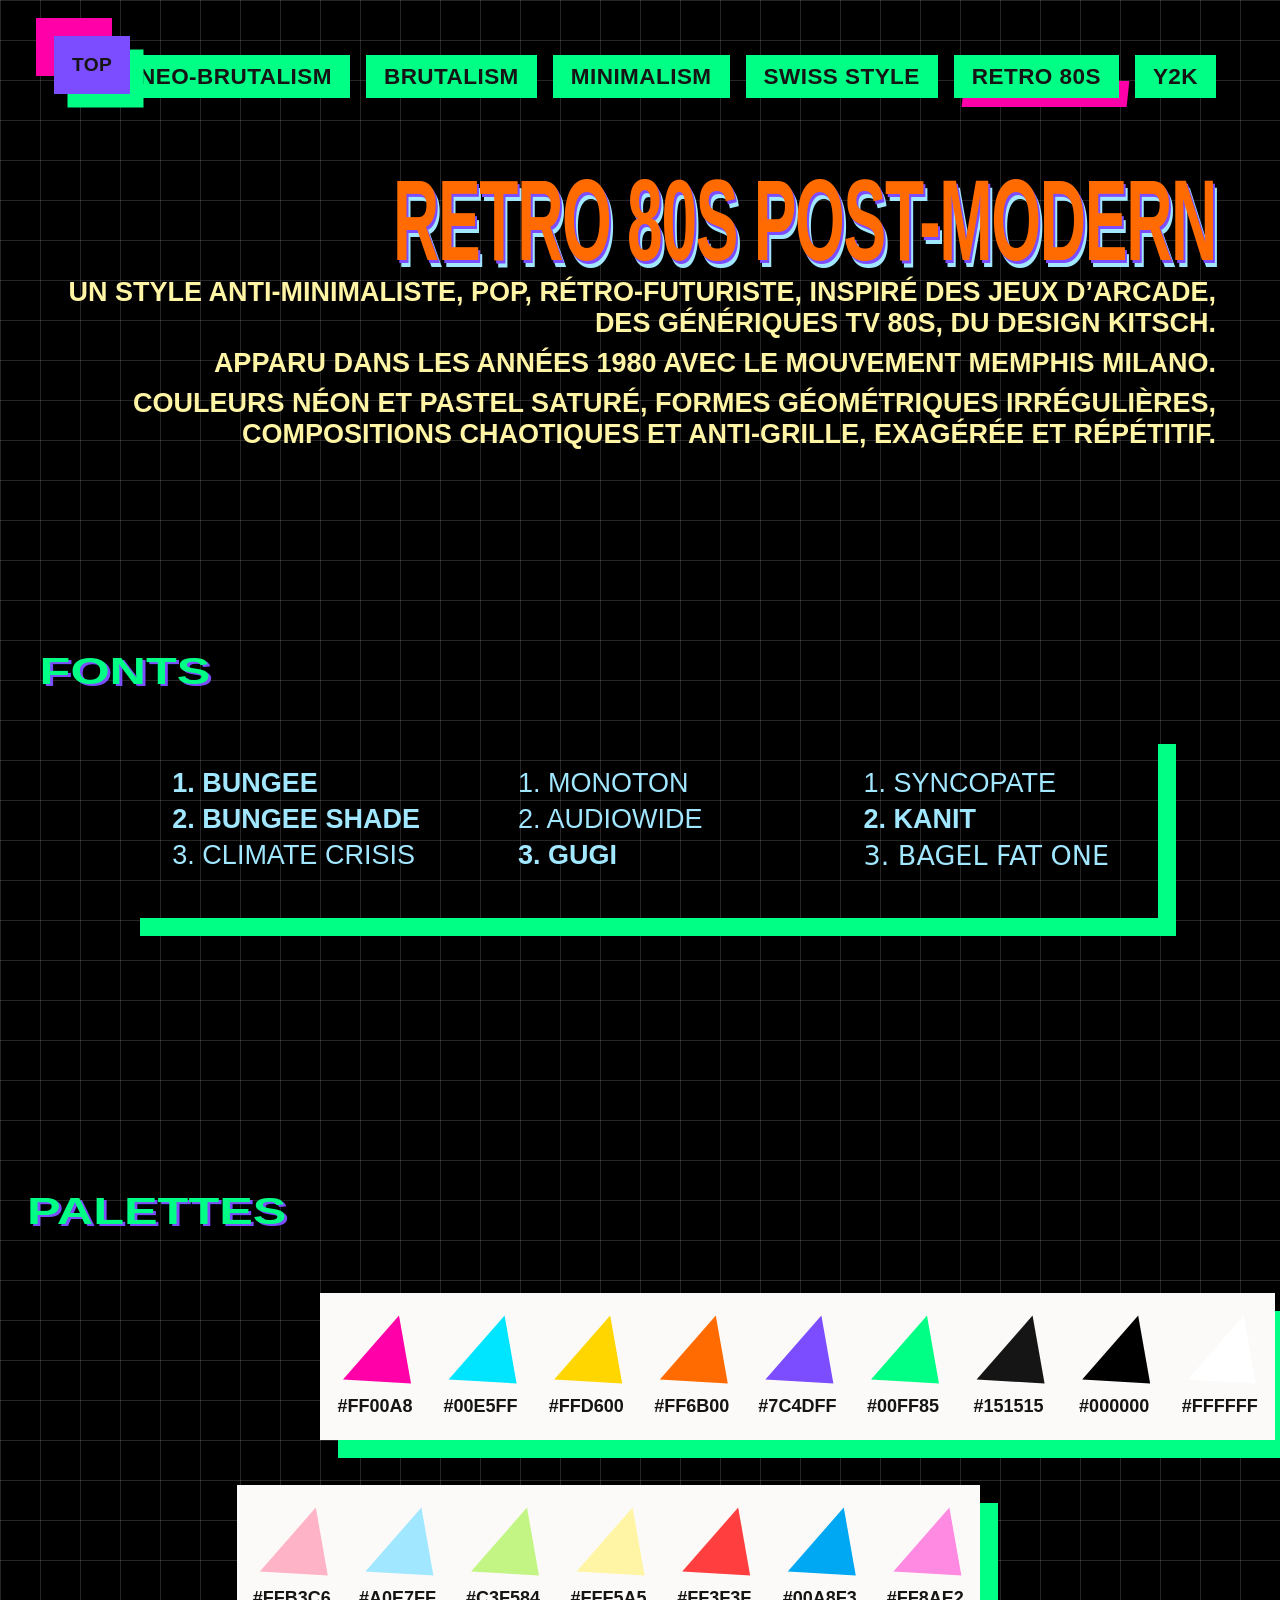
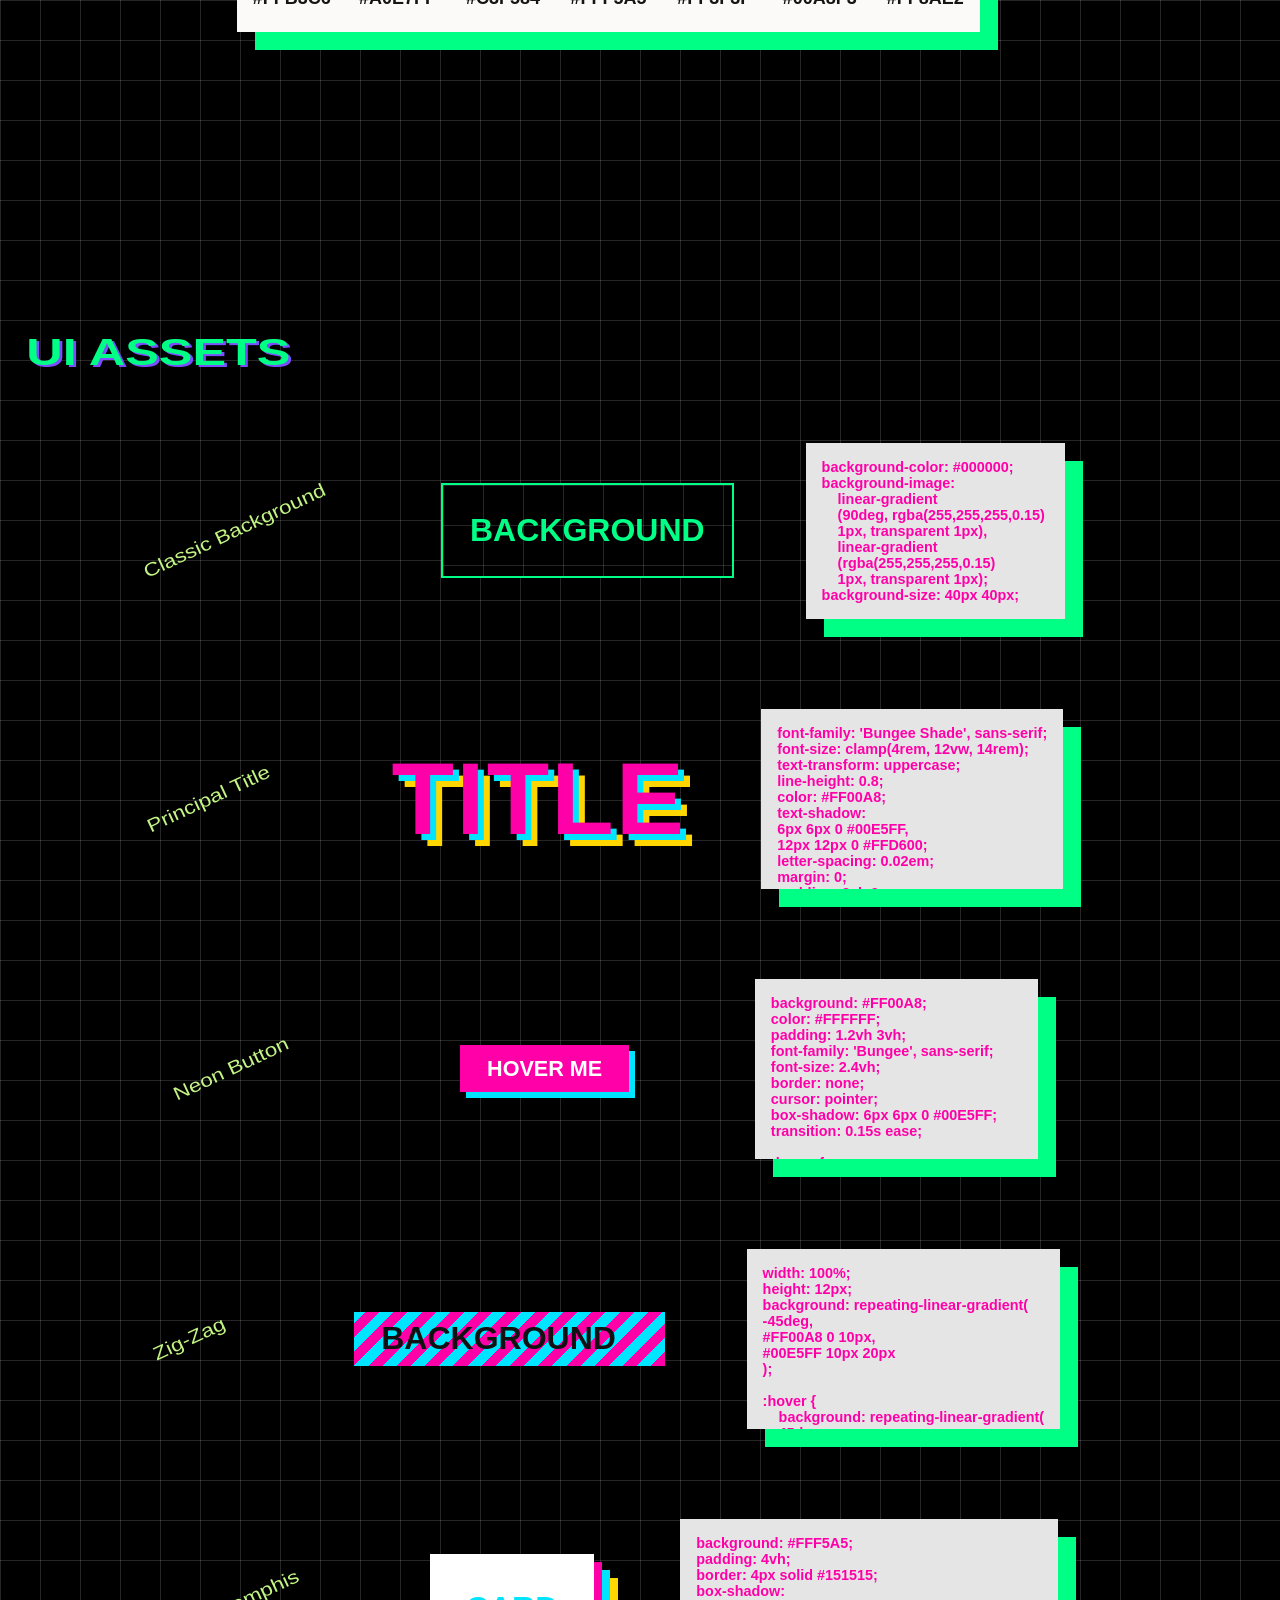
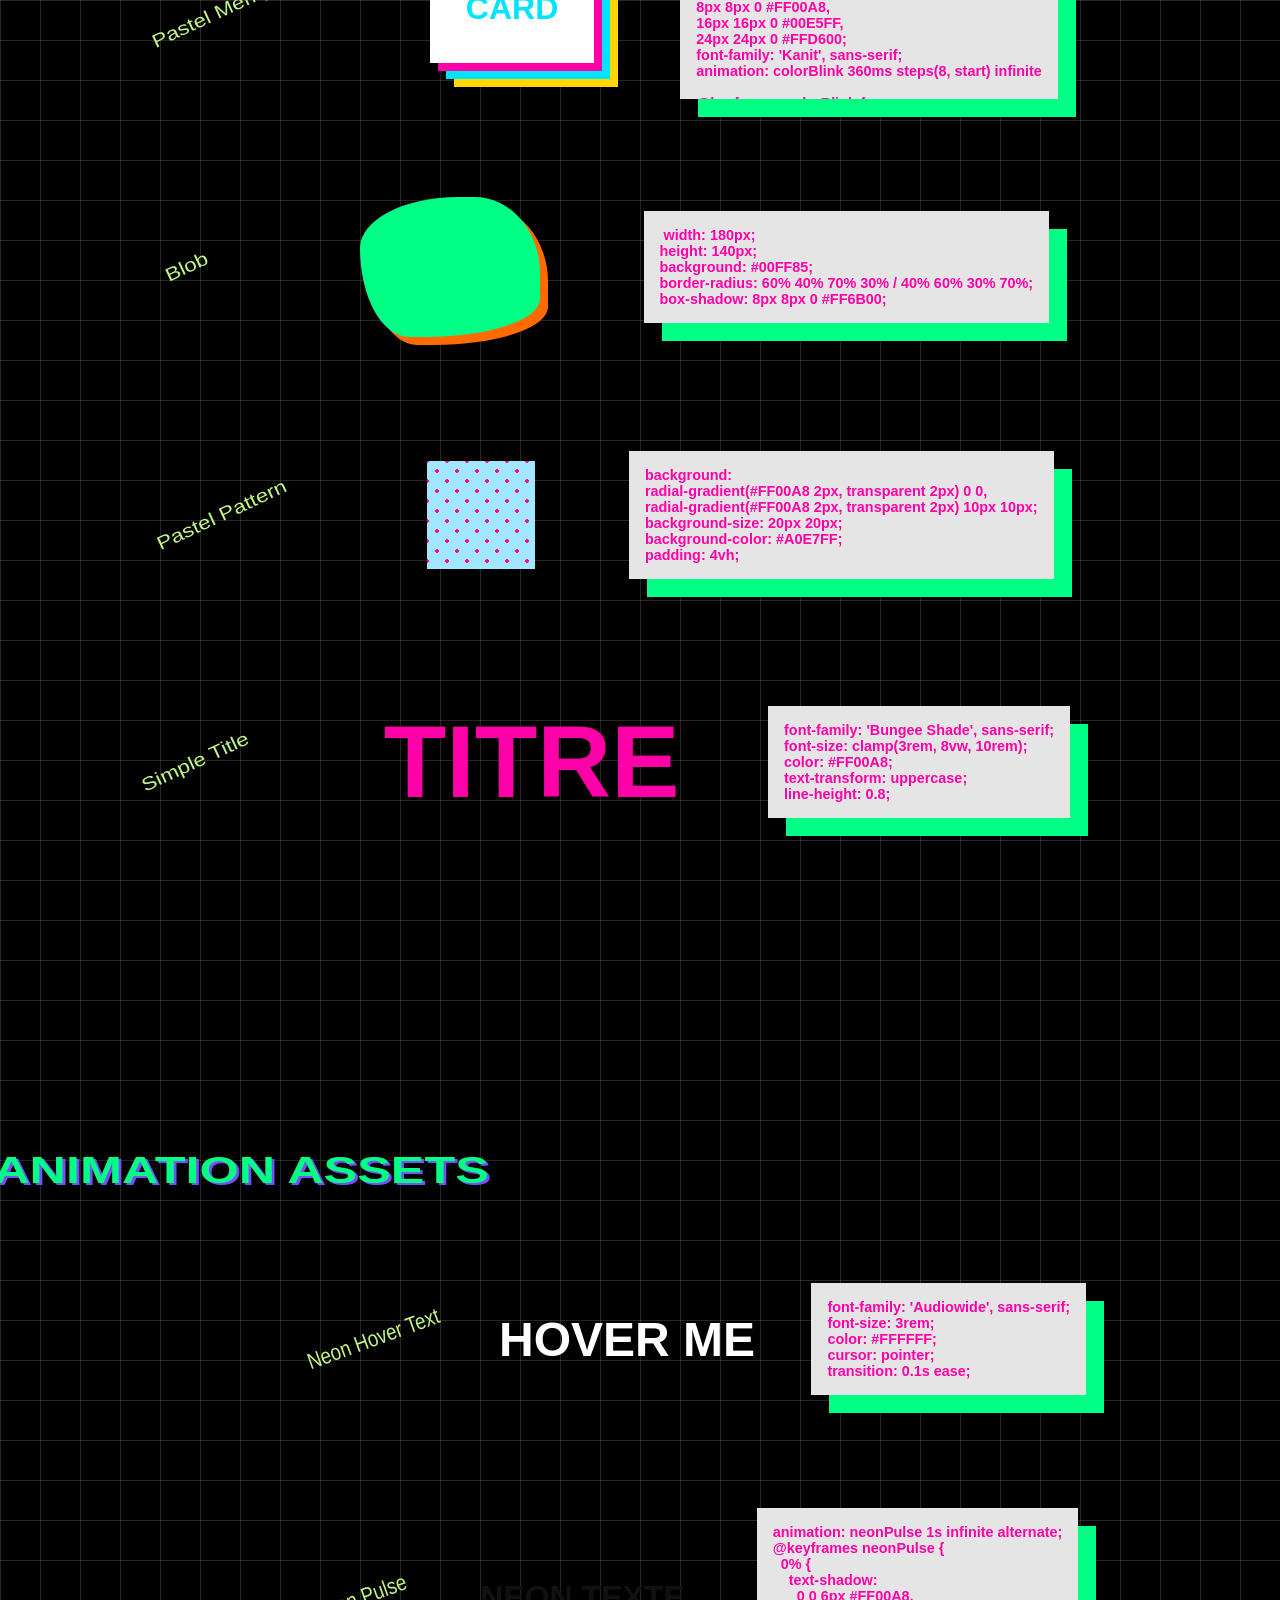
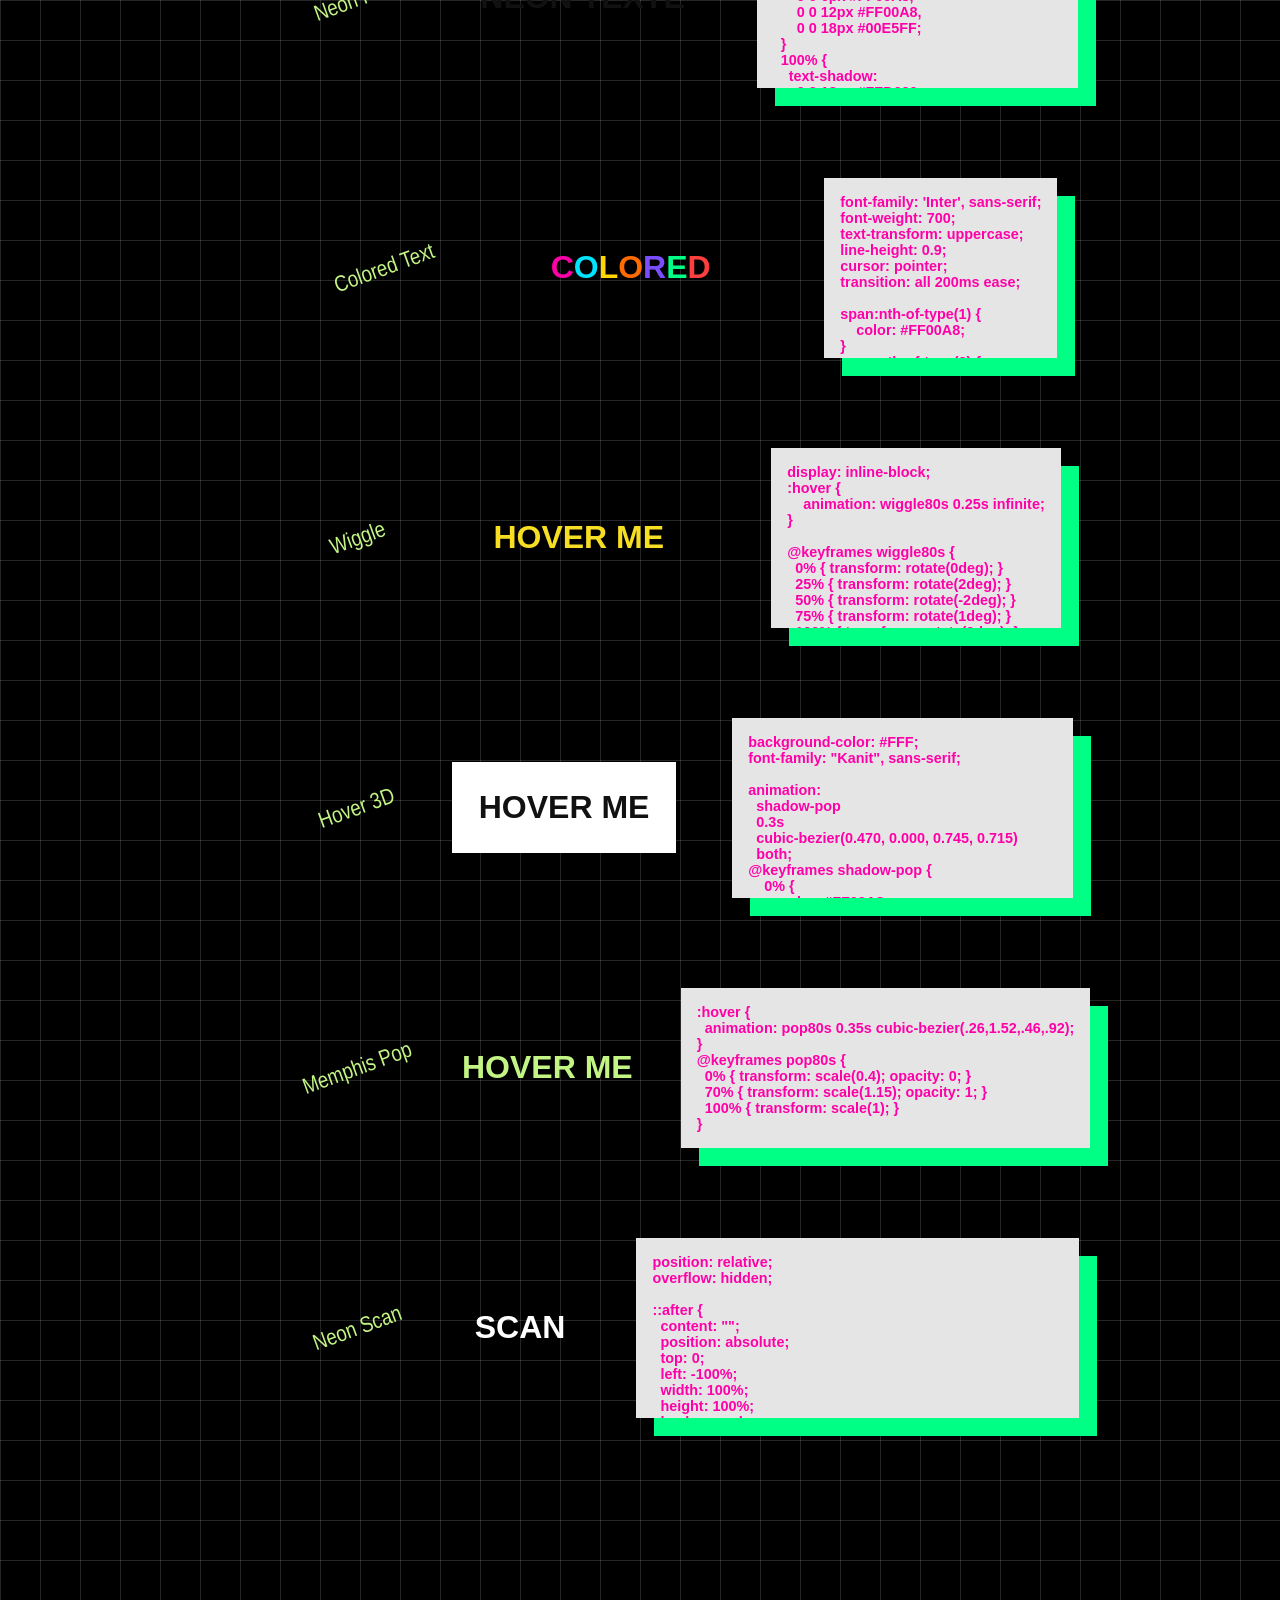
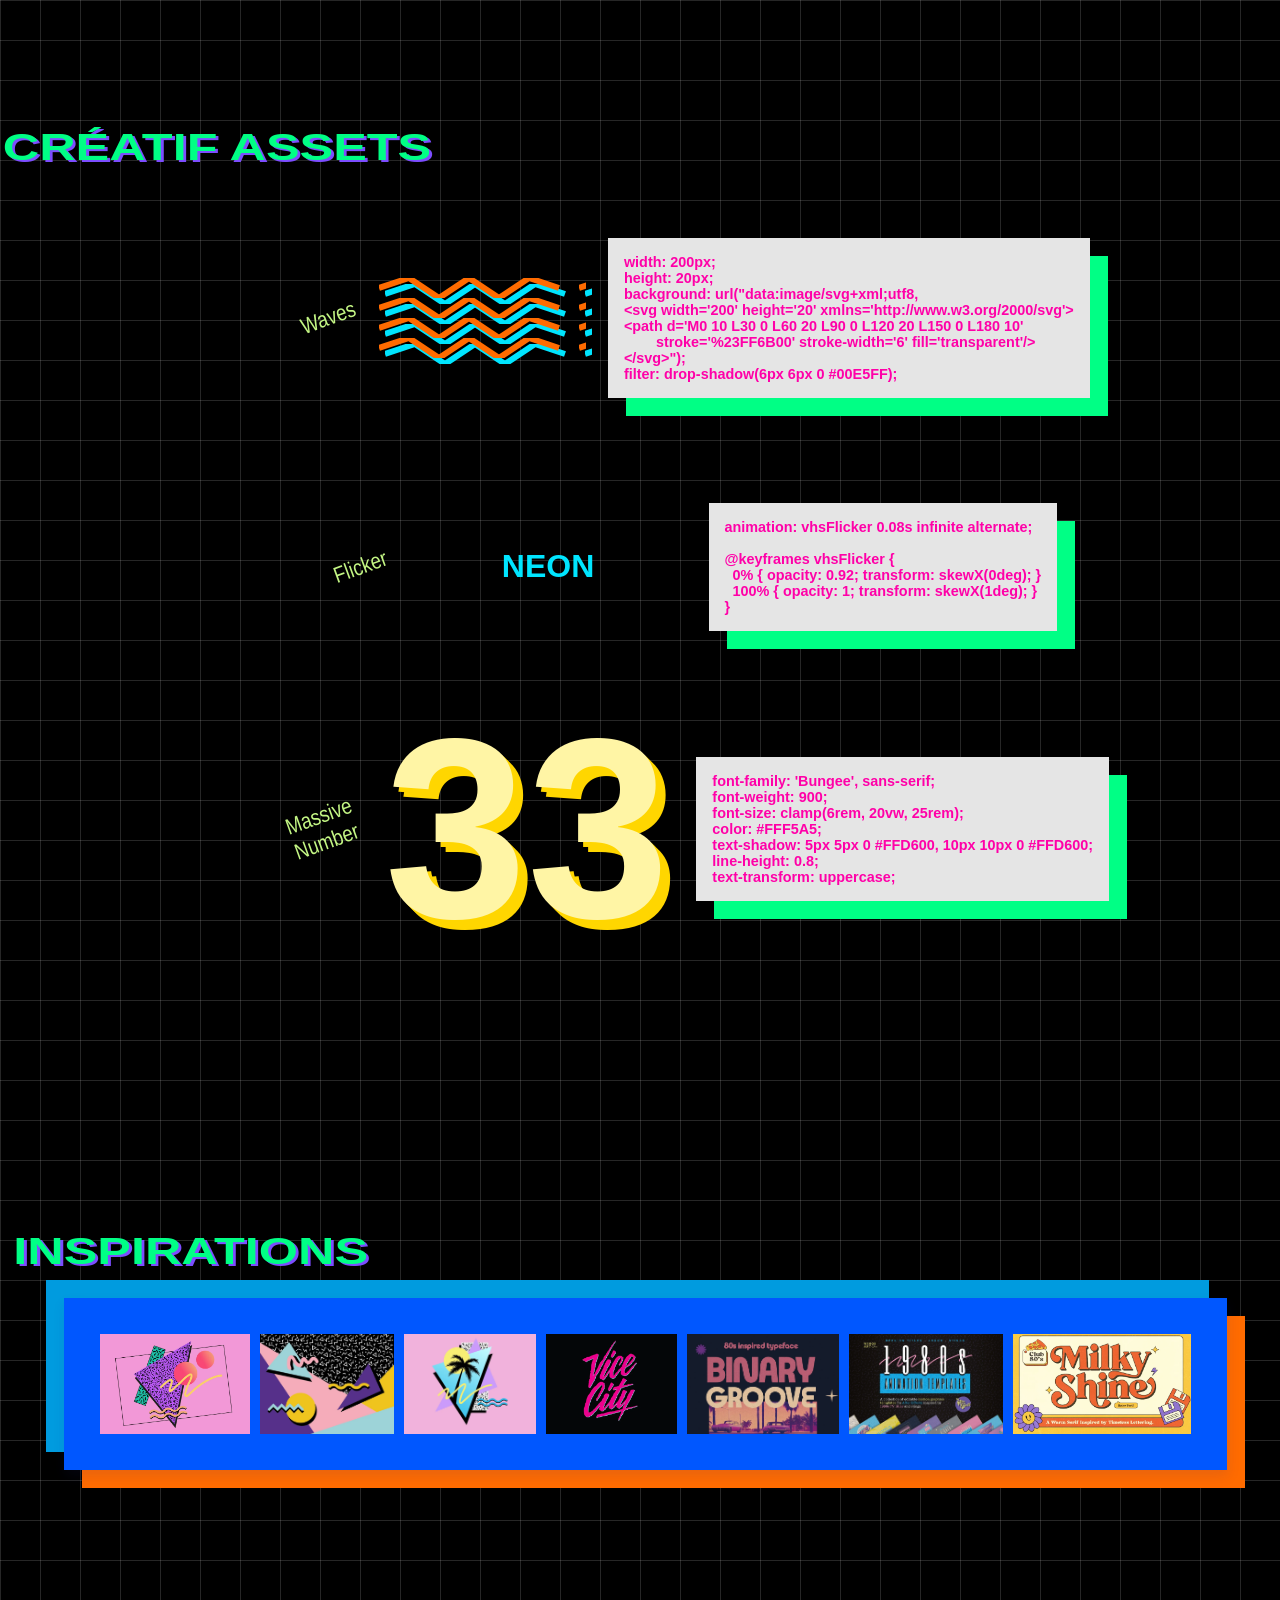
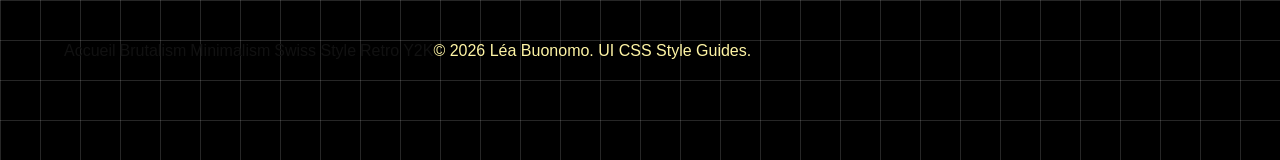
<file: retro/retro.html>
<!DOCTYPE html>
<html lang="fr">
<head>
    <meta charset="UTF-8">
    <meta name="viewport" content="width=device-width, initial-scale=1.0">
    <meta name="referrer" content="strict-origin-when-cross-origin">

    <meta http-equiv="X-XSS-Protection" content="1; mode=block">
    <meta http-equiv="Content-Security-Policy" content="default-src 'self'; img-src 'self' data: https:; style-src 'self' 'unsafe-inline' https://fonts.googleapis.com; font-src 'self' https://fonts.gstatic.com; script-src 'self' 'unsafe-inline';">
    <meta http-equiv="X-Frame-Options" content="DENY">
    <meta http-equiv="X-Content-Type-Options" content="nosniff">

    <!-- SEO -->
    <meta name="description" content="Guide Retro Memphis 80s pour webdesigners et developpeurs. Fonts pop, palettes neon, UI assets en CSS, animations kitsch, motifs geometriques et section inspiration pour creer des interfaces expressives, colorees et inspirees du mouvement Memphis Milano.">
    <meta name="keywords" content="retro 80s, memphis 80s, memphis milano, 80s ui, 80s css, retro design system, neon ui, pop ui">
    <meta name="robots" content="index, follow">
    <meta name="author" content="Lea Buonomo">

    <script type="application/ld+json">
    {
        "@context": "https://schema.org",
        "@type": "WebPage",
        "name": "Retro Memphis 80s Design Guide",
        "description": "Guide Retro Memphis 80s pour webdesigners et developpeurs. Fonts pop, palettes neon, UI assets en CSS, animations kitsch, motifs geometriques et section inspiration pour creer des interfaces expressives, colorees et inspirees du mouvement Memphis Milano.",
        "url": "https://buonomolea.github.io/ui-css-style-guides/retro/retro.html"
    }
    </script>

    <!-- Open Graph -->
    <meta property="og:title" content="Retro Memphis 80s Design Guide">
    <meta property="og:description" content="Ressource complete pour webdesigners et developpeurs. Typographies, palettes, UI et principes du style Retro Memphis 80s.">
    <meta property="og:type" content="website">
    <meta property="og:image" content="../assets/preview-retro80s.jpg">
    <!-- Twitter Card -->
    <meta name="twitter:card" content="summary_large_image">

    <!-- Favicon -->
    <link rel="icon" type="image/webp" href="../assets/apple-touch-icon.webp">

    <!-- Preconnexion Google Fonts -->
    <link rel="preconnect" href="https://fonts.googleapis.com">
    <link rel="preconnect" href="https://fonts.gstatic.com" crossorigin>
    <!-- Google Fonts -->
    <link href="https://fonts.googleapis.com/css2?family=Bungee&family=Bungee+Shade&family=Monoton&family=Syncopate:wght@400;700&family=Kanit:wght@100..900&family=Audiowide&family=Bagel+Fat+One&family=Climate+Crisis:YEAR@1979&family=Gugi&family=Zen+Dots&display=swap" rel="stylesheet">
    
    <link rel="stylesheet" href="../style.css">
    <link rel="stylesheet" href="../retro/retroVariables.css">
    <link rel="stylesheet" href="../retro/retro.css">
    <title>Retro Memphis 80s UI Guide et outils CSS</title>
</head>
<body>
    <a href="#main" class="skip-link">Aller au contenu</a>

    <div id="top" class="site-container retro-container">
        <nav class="nav" role="navigation" aria-label="Navigation principale">
            <div class="return-retro">
                <a class="retro-home" href="#top" aria-label="Retour à l’accueil">Top</a>
            </div>
            <ul>
                <li class="nav-li-retro"><a href="../index.html" rel="noopener noreferrer">Neo-Brutalism</a></li>
                <li class="nav-li-retro"><a href="../brutalism/brutalism.html" rel="noopener noreferrer">Brutalism</a></li>
                <li class="nav-li-retro"><a href="../minimalism/minimalism.html" rel="noopener noreferrer">Minimalism</a></li>
                <li class="nav-li-retro"><a href="../swissStyle/swissStyle.html" rel="noopener noreferrer">Swiss Style</a></li>
                <li class="nav-li-retro stabilo"><a href="../retro/retro.html" rel="noopener noreferrer" aria-current="page">Retro 80s</a></li>
                <li class="nav-li-retro"><a href="../y2k/y2k.html" rel="noopener noreferrer">Y2K</a></li>
            </ul>
        </nav>

        <main class="main" id="main" role="main">
            <!-- HEADER -->
            <header class="header" id="content">
                <h1 class="header-title">Retro 80s Post-Modern</h1>
                <p class="header-description">Un style anti‑minimaliste, pop, rétro‑futuriste, inspiré des jeux d’arcade, des génériques TV 80s, du design kitsch.</p>
                <p class="header-description">Apparu dans les années 1980 avec le mouvement Memphis Milano.</p>
                <p class="header-description">Couleurs néon et pastel saturé, formes géométriques irrégulières, compositions chaotiques et anti‑grille, exagérée et répétitif.</p>
            </header>

            <!-- FONTS -->
            <section class="section-fonts">
                <h2 class="section-title-retro stabilo-title">Fonts</h2>
                <div class="grid-font-retro">
                    <!-- x3 cols -->
                    <div class="setOne">
                        <ul>
                            <li class="setOne-li bungee">1. Bungee</li>
                            <li class="setOne-li bungee-shade">2. Bungee Shade</li>
                            <li class="setOne-li climate">3. Climate Crisis</li>
                        </ul>
                    </div>

                    <div class="setTwo">
                        <ul>
                            <li class="setTwo-li monoton">1. Monoton</li>
                            <li class="setTwo-li audiowide">2. AudioWide</li>
                            <li class="setTwo-li gugi">3. Gugi</li>
                        </ul>
                    </div>

                    <div class="setThree">
                        <ul>
                            <li class="setThree-li syncopate">1. Syncopate</li>
                            <li class="setThree-li kanit">2. Kanit</li>
                            <li class="setThree-li bagel">3. Bagel Fat One</li>
                        </ul>
                    </div>
                </div>
            </section>

            <!-- PALETTES -->
            <section class="section-palettes">
                <h2 class="section-title-retro stabilo-title">Palettes</h2>

                <div class="grid-palettes grid-palettes-bis">
                    <div class="color-FF00A8 color-div">
                        <div class="square-color" aria-hidden="true"></div>
                        <h3 class="title-color">#FF00A8</h3>
                    </div>

                    <div class="color-00E5FF color-div">
                        <div class="square-color" aria-hidden="true"></div>
                        <h3 class="title-color">#00E5FF</h3>
                    </div>

                    <div class="color-FFD600 color-div">
                        <div class="square-color" aria-hidden="true"></div>
                        <h3 class="title-color">#FFD600</h3>
                    </div>

                    <div class="color-FF6B00 color-div">
                        <div class="square-color" aria-hidden="true"></div>
                        <h3 class="title-color">#FF6B00</h3>
                    </div>

                    <div class="color-7C4DFF color-div">
                        <div class="square-color" aria-hidden="true"></div>
                        <h3 class="title-color">#7C4DFF</h3>
                    </div>

                    <div class="color-00FF85 color-div">
                        <div class="square-color" aria-hidden="true"></div>
                        <h3 class="title-color">#00FF85</h3>
                    </div>
                    <!-- Neutral -->
                                        
                    <div class="color-151515 color-div">
                        <div class="square-color" aria-hidden="true"></div>
                        <h3 class="title-color">#151515</h3>
                    </div>

                    <div class="color-000000 color-div">
                        <div class="square-color" aria-hidden="true"></div>
                        <h3 class="title-color">#000000</h3>
                    </div>

                    <div class="color-FFFFFF color-div">
                        <div class="square-color" aria-hidden="true"></div>
                        <h3 class="title-color">#FFFFFF</h3>
                    </div>
                </div>

                <div class="grid-palettes">
                    <div class="color-FFB3C6 color-div box-color">
                        <div class="square-color" aria-hidden="true"></div>
                        <h3 class="title-color">#FFB3C6</h3>
                    </div>                    
                  
                    <div class="color-A0E7FF color-div">
                        <div class="square-color" aria-hidden="true"></div>
                        <h3 class="title-color">#A0E7FF</h3>
                    </div>

                    <div class="color-C3F584 color-div">
                        <div class="square-color" aria-hidden="true"></div>
                        <h3 class="title-color">#C3F584</h3>
                    </div>

                    <div class="color-FFF5A5 color-div box-color">
                        <div class="square-color" aria-hidden="true"></div>
                        <h3 class="title-color">#FFF5A5</h3>
                    </div>  

                    <div class="color-FF3F3F color-div">
                        <div class="square-color" aria-hidden="true"></div>
                        <h3 class="title-color">#FF3F3F</h3>
                    </div>

                    <div class="color-00A8F3 color-div">
                        <div class="square-color" aria-hidden="true"></div>
                        <h3 class="title-color">#00A8F3</h3>
                    </div>

                    <div class="color-FF8AE2 color-div">
                        <div class="square-color" aria-hidden="true"></div>
                        <h3 class="title-color">#FF8AE2</h3>
                    </div>

                </div>
            </section>
            
            <!-- UI ASSETS -->
            <section class="section-UI">
                <h2 class="section-title-retro stabilo-title">UI Assets</h2>
                <!-- classic -->
                <div class="container-code">
                    <h3 class="manrope">Classic Background</h3>
                    <div class="wall-paper wall">Background</div>
                    <pre class="code-ui">background-color: #000000;
background-image:
    linear-gradient
    (90deg, rgba(255,255,255,0.15) 
    1px, transparent 1px),
    linear-gradient
    (rgba(255,255,255,0.15) 
    1px, transparent 1px);
background-size: 40px 40px;</pre>
                </div>

                <!-- Title -->
                <div class="container-code">
                    <h3 class="manrope">Principal Title</h3>
                    <div class="wall-punch wall">Title</div>
                    <pre class="code-ui">font-family: 'Bungee Shade', sans-serif;
font-size: clamp(4rem, 12vw, 14rem);
text-transform: uppercase;
line-height: 0.8;
color: #FF00A8;
text-shadow:
6px 6px 0 #00E5FF,
12px 12px 0 #FFD600;
letter-spacing: 0.02em;
margin: 0;
padding: 2vh 0;</pre>
                </div>

                <!-- Neon -->
                <div class="container-code">
                    <h3 class="manrope">Neon Button</h3>
                    <div class="wall-warning wall">Hover me</div>
                    <pre class="code-ui">background: #FF00A8;
color: #FFFFFF;
padding: 1.2vh 3vh;
font-family: 'Bungee', sans-serif;
font-size: 2.4vh;
border: none;
cursor: pointer;
box-shadow: 6px 6px 0 #00E5FF;
transition: 0.15s ease;

:hover {
  transform: translate(-4px, -4px);
  box-shadow: 10px 10px 0 #FFD600;
}</pre>
                </div>

                <!-- Zigzag -->
                <div class="container-code">
                    <h3 class="manrope">Zig-Zag</h3>
                    <div class="wall-cabinet wall">Background</div>
                    <pre class="code-ui">width: 100%;
height: 12px;
background: repeating-linear-gradient(
-45deg,
#FF00A8 0 10px,
#00E5FF 10px 20px
);

:hover {
    background: repeating-linear-gradient(
    45deg,
    #7C4DFF 0 10px,
    #00FF85 10px 20px
);
}</pre>
                </div>

                <!-- Pastel -->
                <div class="container-code">
                    <h3 class="manrope">Pastel Memphis</h3>
                    <div class="wall-collapse wall">Card</div>
                    <pre class="code-ui">background: #FFF5A5;
padding: 4vh;
border: 4px solid #151515;
box-shadow:
8px 8px 0 #FF00A8,
16px 16px 0 #00E5FF,
24px 24px 0 #FFD600;
font-family: 'Kanit', sans-serif;
animation: colorBlink 360ms steps(8, start) infinite

@keyframes colorBlink {
    0% {
        color: #00E5FF;
    }
    50% {
        color: #FF00A8;
    }
    100% {
        color: #FFD600;
    }
}</pre>
                </div>

                <!-- Blob -->
                <div class="container-code">
                    <h3 class="manrope">Blob</h3>
                    <div class="wall-gosth wall"></div>
                    <pre class="code-ui"> width: 180px;
height: 140px;
background: #00FF85;
border-radius: 60% 40% 70% 30% / 40% 60% 30% 70%;
box-shadow: 8px 8px 0 #FF6B00;</pre>
                </div>

                <!-- pattern -->
                <div class="container-code">
                    <h3 class="manrope">Pastel Pattern</h3>
                    <div class="wall-pattern wall"></div>
                    <pre class="code-ui">background:
radial-gradient(#FF00A8 2px, transparent 2px) 0 0,
radial-gradient(#FF00A8 2px, transparent 2px) 10px 10px;
background-size: 20px 20px;
background-color: #A0E7FF;
padding: 4vh;</pre>
                </div>

                <!-- Titre simple -->
                <div class="container-code">
                    <h3 class="manrope">Simple Title</h3>
                    <div class="wall-title wall">Titre</div>
                    <pre class="code-ui">font-family: 'Bungee Shade', sans-serif;
font-size: clamp(3rem, 8vw, 10rem);
color: #FF00A8;
text-transform: uppercase;
line-height: 0.8;</pre>
                </div>          
            </section>

            <!-- ANIMATION ASSETS -->
            <section class="section-animation">
                <h2 class="section-title-retro stabilo-title">Animation Assets</h2>
                <!-- Text Border -->
                <div class="container-code">
                    <h3>Neon Hover Text</h3>
                    <div class="wall-translate wall">Hover me</div>
                    <pre class="code-ui">font-family: 'Audiowide', sans-serif;
font-size: 3rem;
color: #FFFFFF;
cursor: pointer;
transition: 0.1s ease;</pre>
                </div>

                <!-- Neon pulse -->
                <div class="container-code">
                    <h3 class="manrope">Neon Pulse</h3>
                    <div class="wall-cursor wall">Neon Texte</div>
                    <pre class="code-ui">animation: neonPulse 1s infinite alternate;
@keyframes neonPulse {
  0% {
    text-shadow:
      0 0 6px #FF00A8,
      0 0 12px #FF00A8,
      0 0 18px #00E5FF;
  }
  100% {
    text-shadow:
      0 0 12px #FFD600,
      0 0 24px #FF00A8,
      0 0 36px #00E5FF;
  }
}</pre>
                </div>

                <!-- Colored Text -->
                <div class="container-code">
                    <h3 class="manrope">Colored Text</h3>
                    <div class="wall-roll wall">
                        <span>C</span>
                        <span>o</span>
                        <span>l</span>
                        <span>o</span>
                        <span>r</span>
                        <span>e</span>
                        <span>d</span>
                    </div>
                    <pre class="code-ui">font-family: 'Inter', sans-serif;
font-weight: 700;
text-transform: uppercase;
line-height: 0.9;
cursor: pointer;
transition: all 200ms ease;

span:nth-of-type(1) {
    color: #FF00A8;
}
span:nth-of-type(2) {
    color: #00E5FF;
}
span:nth-of-type(3) {
    color: #FFD600;
}
span:nth-of-type(4) {
    color: #FF6B00;
}
span:nth-of-type(5) {
    color: #7C4DFF;
}
span:nth-of-type(6) {
    color: #00FF85;
}
span:nth-of-type(7) {
    color: #FF3F3F;
}

:hover span:nth-of-type(1) {
    color: #FFD600;
}
:hover span:nth-of-type(2) {
    color: #7C4DFF;
}
:hover span:nth-of-type(3) {
    color: #FF3F3F;
}
:hover span:nth-of-type(4) {
    color: #FF00A8;
}
:hover span:nth-of-type(5) {
    color: #00FF85;
}
:hover span:nth-of-type(6) {
    color: #FF6B00;
}
:hover span:nth-of-type(7) {
    color: #00E5FF;
}</pre>
                </div>

                <!-- Wiggle -->
                <div class="container-code">
                    <h3 class="manrope">Wiggle</h3>
                    <div class="wall-slide wall">Hover me</div>
                    <pre class="code-ui">display: inline-block;
:hover {
    animation: wiggle80s 0.25s infinite;
}

@keyframes wiggle80s {
  0% { transform: rotate(0deg); }
  25% { transform: rotate(2deg); }
  50% { transform: rotate(-2deg); }
  75% { transform: rotate(1deg); }
  100% { transform: rotate(0deg); }
}</pre>
                </div>
               
                <!-- Up 3D -->
                <div class="container-code">
                    <h3 class="manrope">Hover 3D</h3>
                    <div class="wall-3d wall">Hover me</div>
                    <pre class="code-ui">background-color: #FFF;
font-family: "Kanit", sans-serif;

animation:
  shadow-pop 
  0.3s 
  cubic-bezier(0.470, 0.000, 0.745, 0.715) 
  both;
@keyframes shadow-pop {
    0% {
        color: #FF00A8;
        box-shadow: 0 0 #00FF85, 0 0 #00FF85,
        0 0 #00FF85, 0 0 #00FF85;
        transform: translateX(0) translateY(0);
    }
    50% {
        color: #7C4DFF;
        box-shadow: 
            1px -1px #7C4DFF, 
            2px -2px #7C4DFF,
            3px -3px #7C4DFF, 4px -4px #7C4DFF;
        transform: 
            translateX(-4px) translateY(4px);
    }
    100% {
        color: #00FF85;
        box-shadow: 
            1px -1px #FF00A8, 2px -2px #FF00A8,
            3px -3px #FF00A8, 4px -4px #FF00A8, 
            5px -5px #FF00A8, 6px -6px #FF00A8, 
            7px -7px #FF00A8, 8px -8px #FF00A8;
        transform: 
            translateX(-8px) translateY(8px);
    }
}</pre>
                </div>

                <!-- Pop -->
                <div class="container-code">
                    <h3 class="manrope">Memphis Pop</h3>
                    <div class="wall-pop wall">Hover me</div>
                    <pre class="code-ui">:hover {
  animation: pop80s 0.35s cubic-bezier(.26,1.52,.46,.92);
}
@keyframes pop80s {
  0% { transform: scale(0.4); opacity: 0; }
  70% { transform: scale(1.15); opacity: 1; }
  100% { transform: scale(1); }
}</pre>
                </div>

                <!-- scan -->
                <div class="container-code">
                    <h3 class="manrope">Neon Scan</h3>
                    <div class="wall-neon wall">Scan</div>
                    <pre class="code-ui">position: relative;
overflow: hidden;

::after {
  content: "";
  position: absolute;
  top: 0;
  left: -100%;
  width: 100%;
  height: 100%;
  background: 
   linear-gradient(90deg, transparent, #FF00A8, transparent);
  animation: slideNeon 1.4s infinite;
}

@keyframes slideNeon {
  0% { left: -100%; }
  100% { left: 100%; }
}</pre>
                </div>
                
            </section>

            <!-- CREATIF ASSETS -->
            <section class="section-animation">
                <h2 class="section-title-retro stabilo-title">Créatif Assets</h2>
                <!-- Waves -->
                <div class="container-code">
                    <h3>Waves</h3>
                    <div class="retro-grid wall"></div>
                    <pre class="code-ui">width: 200px;
height: 20px;
background: url("data:image/svg+xml;utf8,
&lt;svg width='200' height='20' xmlns='http://www.w3.org/2000/svg'>
&lt;path d='M0 10 L30 0 L60 20 L90 0 L120 20 L150 0 L180 10'
        stroke='%23FF6B00' stroke-width='6' fill='transparent'/>
&lt;/svg>");
filter: drop-shadow(6px 6px 0 #00E5FF);</pre>
                </div>

                <!-- Flicker -->
                <div class="container-code">
                    <h3>Flicker</h3>
                    <div class="retro-flicker wall">NEON</div>
                    <pre class="code-ui">animation: vhsFlicker 0.08s infinite alternate;

@keyframes vhsFlicker {
  0% { opacity: 0.92; transform: skewX(0deg); }
  100% { opacity: 1; transform: skewX(1deg); }
}</pre>
                </div>
                <!-- Number -->
                <div class="container-code">
                    <h3>Massive Number</h3>
                    <div class="retro-number wall">33</div>
                    <pre class="code-ui">font-family: 'Bungee', sans-serif;
font-weight: 900;
font-size: clamp(6rem, 20vw, 25rem);
color: #FFF5A5;
text-shadow: 5px 5px 0 #FFD600, 10px 10px 0 #FFD600;
line-height: 0.8;
text-transform: uppercase;</pre>
                </div>
            </section>

            <!-- INSPIRATIONS -->
            <section class="section-inspirations">
                <h2 class="section-title-retro stabilo-title">Inspirations</h2>
                <ul class="grid-inspirations">
                    <!-- une ligne -->
                    <li class="square-inspi">
                        <img src="../assets/retro80_inspi/retro1.webp" loading="lazy" alt="Image forme géométriques typique années 80">
                    </li>

                    <li class="square-inspi">
                        <img src="../assets/retro80_inspi/retro2.webp" loading="lazy" alt="Image pattern géométriques typique années 80">
                    </li>

                    <li class="square-inspi">
                        <img src="../assets/retro80_inspi/retro3.webp" loading="lazy" alt="Image de logo années 80 pop">
                    </li>

                    <li class="square-inspi">
                        <img src="../assets/retro80_inspi/retro4.webp" loading="lazy" alt="Image du logo de Vice City">
                    </li>

                    <li class="square-inspi">
                        <img src="../assets/retro80_inspi/retro5.webp" loading="lazy" alt="Image police d'écriture à grain">
                    </li>

                    <li class="square-inspi">
                        <img src="../assets/retro80_inspi/retro6.webp" loading="lazy" alt="Image template d'animation After Effect de titre TV">
                    </li>

                    <li class="square-inspi">
                        <img src="../assets/retro80_inspi/retro8.webp" loading="lazy" alt="Image webdesign retro 1970 à 1980">
                    </li>
                </ul>
            </section>
        </main>
        <footer class="footer" role="contentinfo">
            <nav class="footer-nav">
                <a href="https://buonomolea.github.io/ui-css-style-guides/">Accueil</a>
                <a href="https://buonomolea.github.io/ui-css-style-guides/brutalism/brutalism.html">Brutalism</a>
                <a href="https://buonomolea.github.io/ui-css-style-guides/minimalism/minimalism.html">Minimalism</a>
                <a href="https://buonomolea.github.io/ui-css-style-guides/swissStyle/swissStyle.html">Swiss Style</a>
                <a href="https://buonomolea.github.io/ui-css-style-guides/retro/retro.html">Retro</a>
                <a href="https://buonomolea.github.io/ui-css-style-guides/y2k/y2k.html">Y2K</a>
            </nav>

            <p class="footer-text">
                &copy; <script>document.write(new Date().getFullYear())</script>
                <a href="https://github.com/BuonomoLea" target="_blank" rel="noopener">Léa Buonomo</a>.
                UI CSS Style Guides.
            </p> 
        </footer>
    </div>
</body>
</html>
</file>
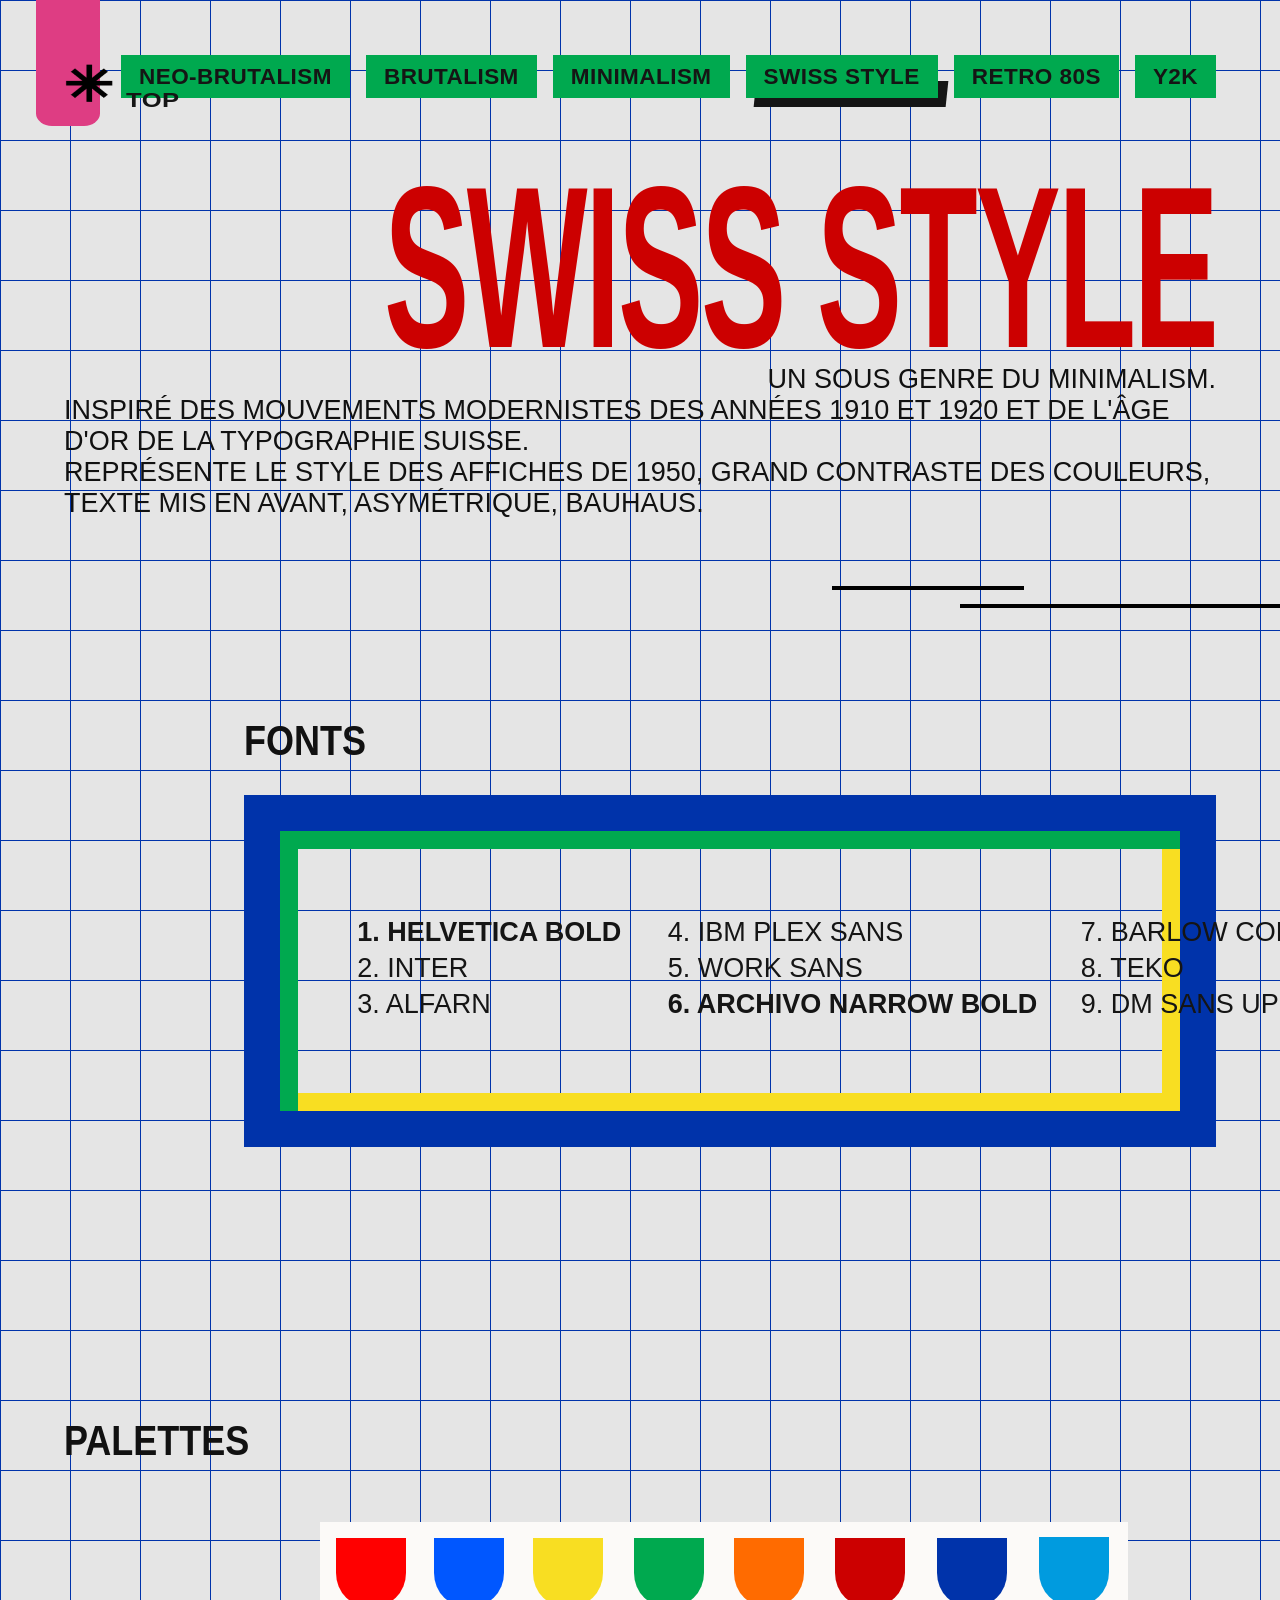
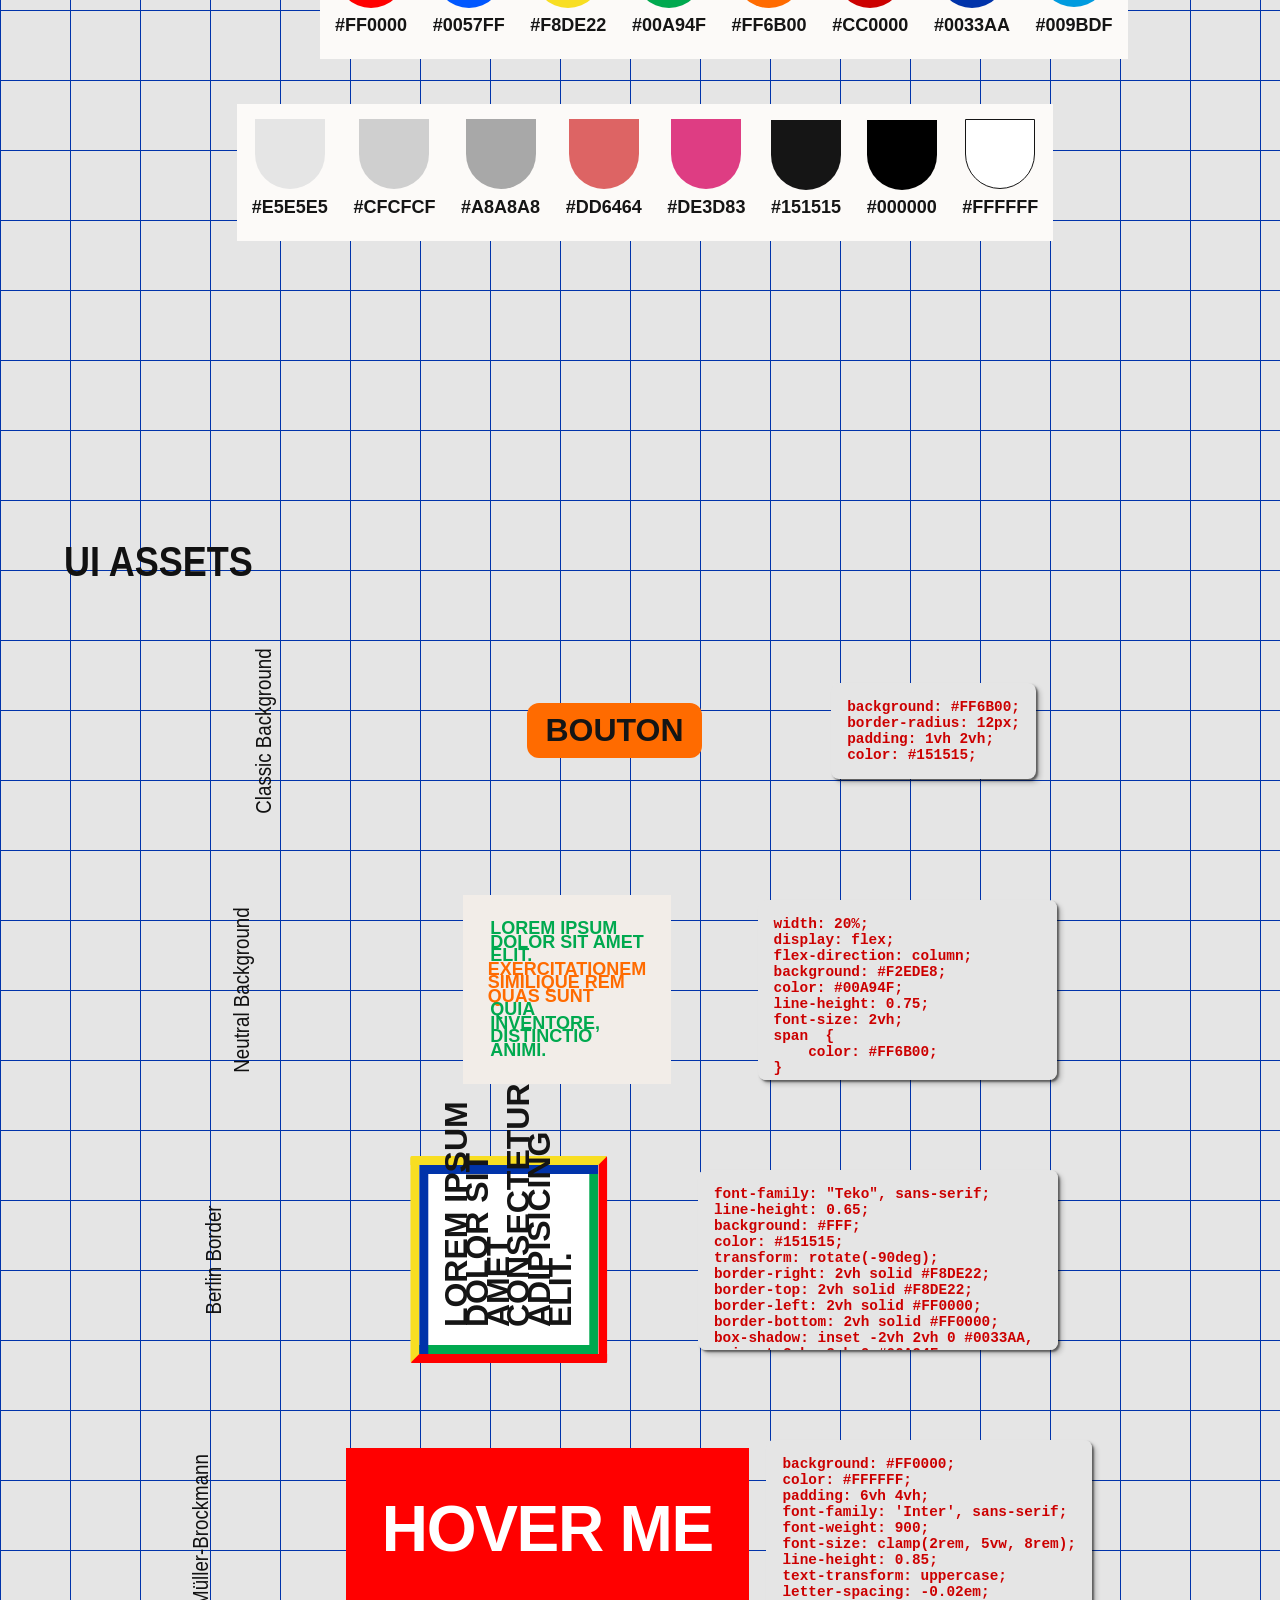
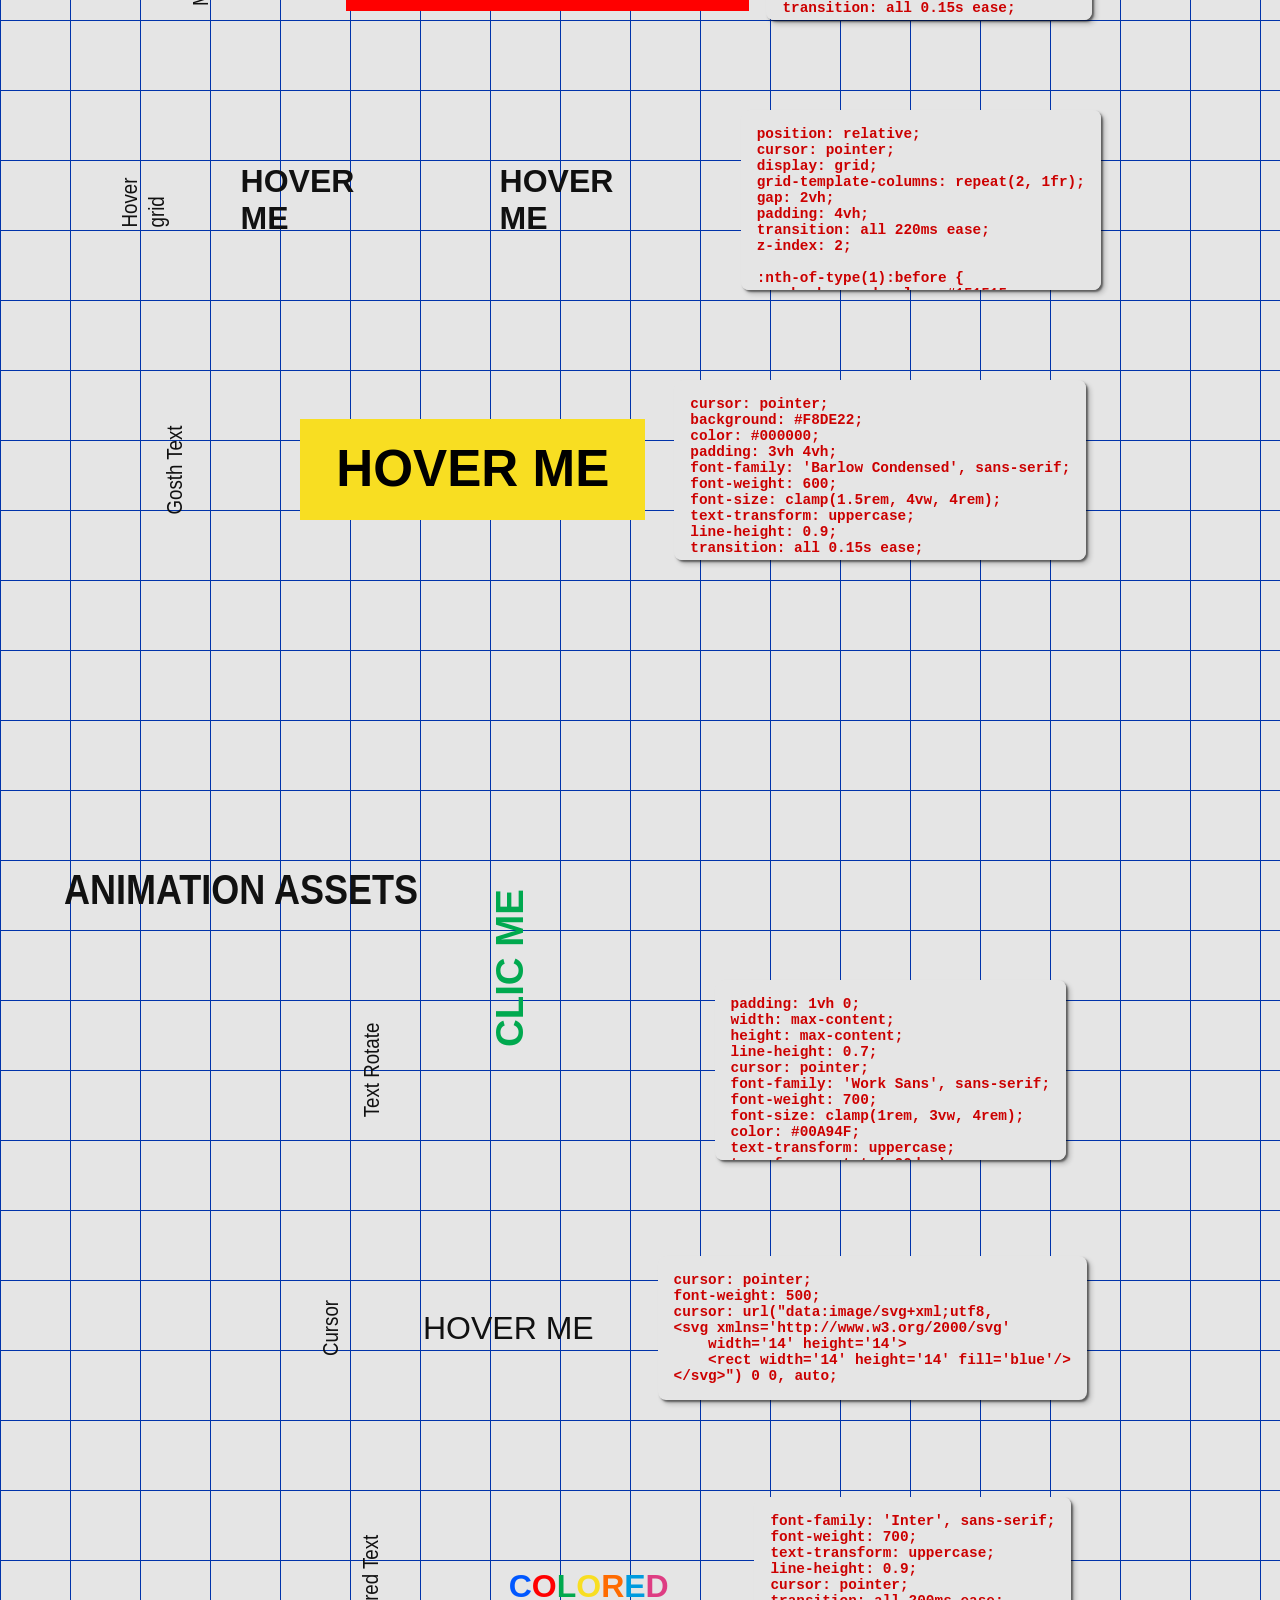
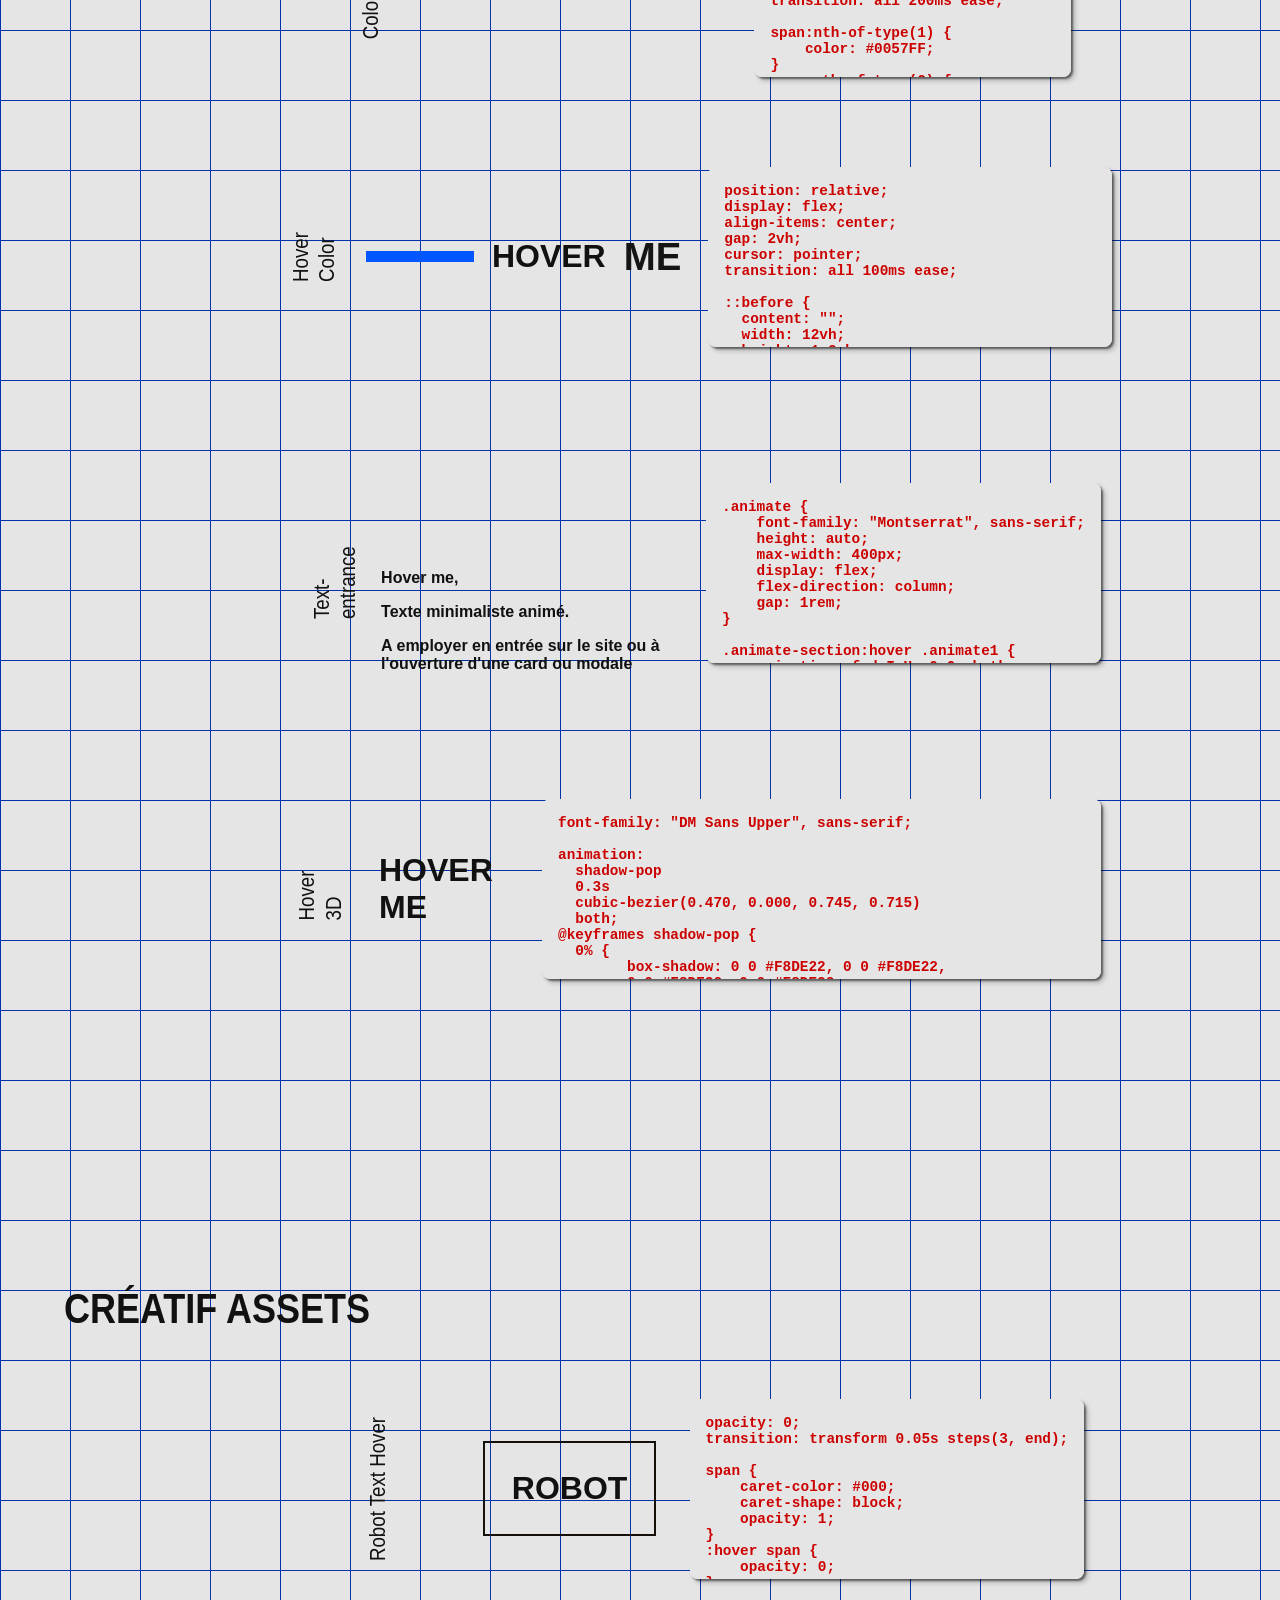
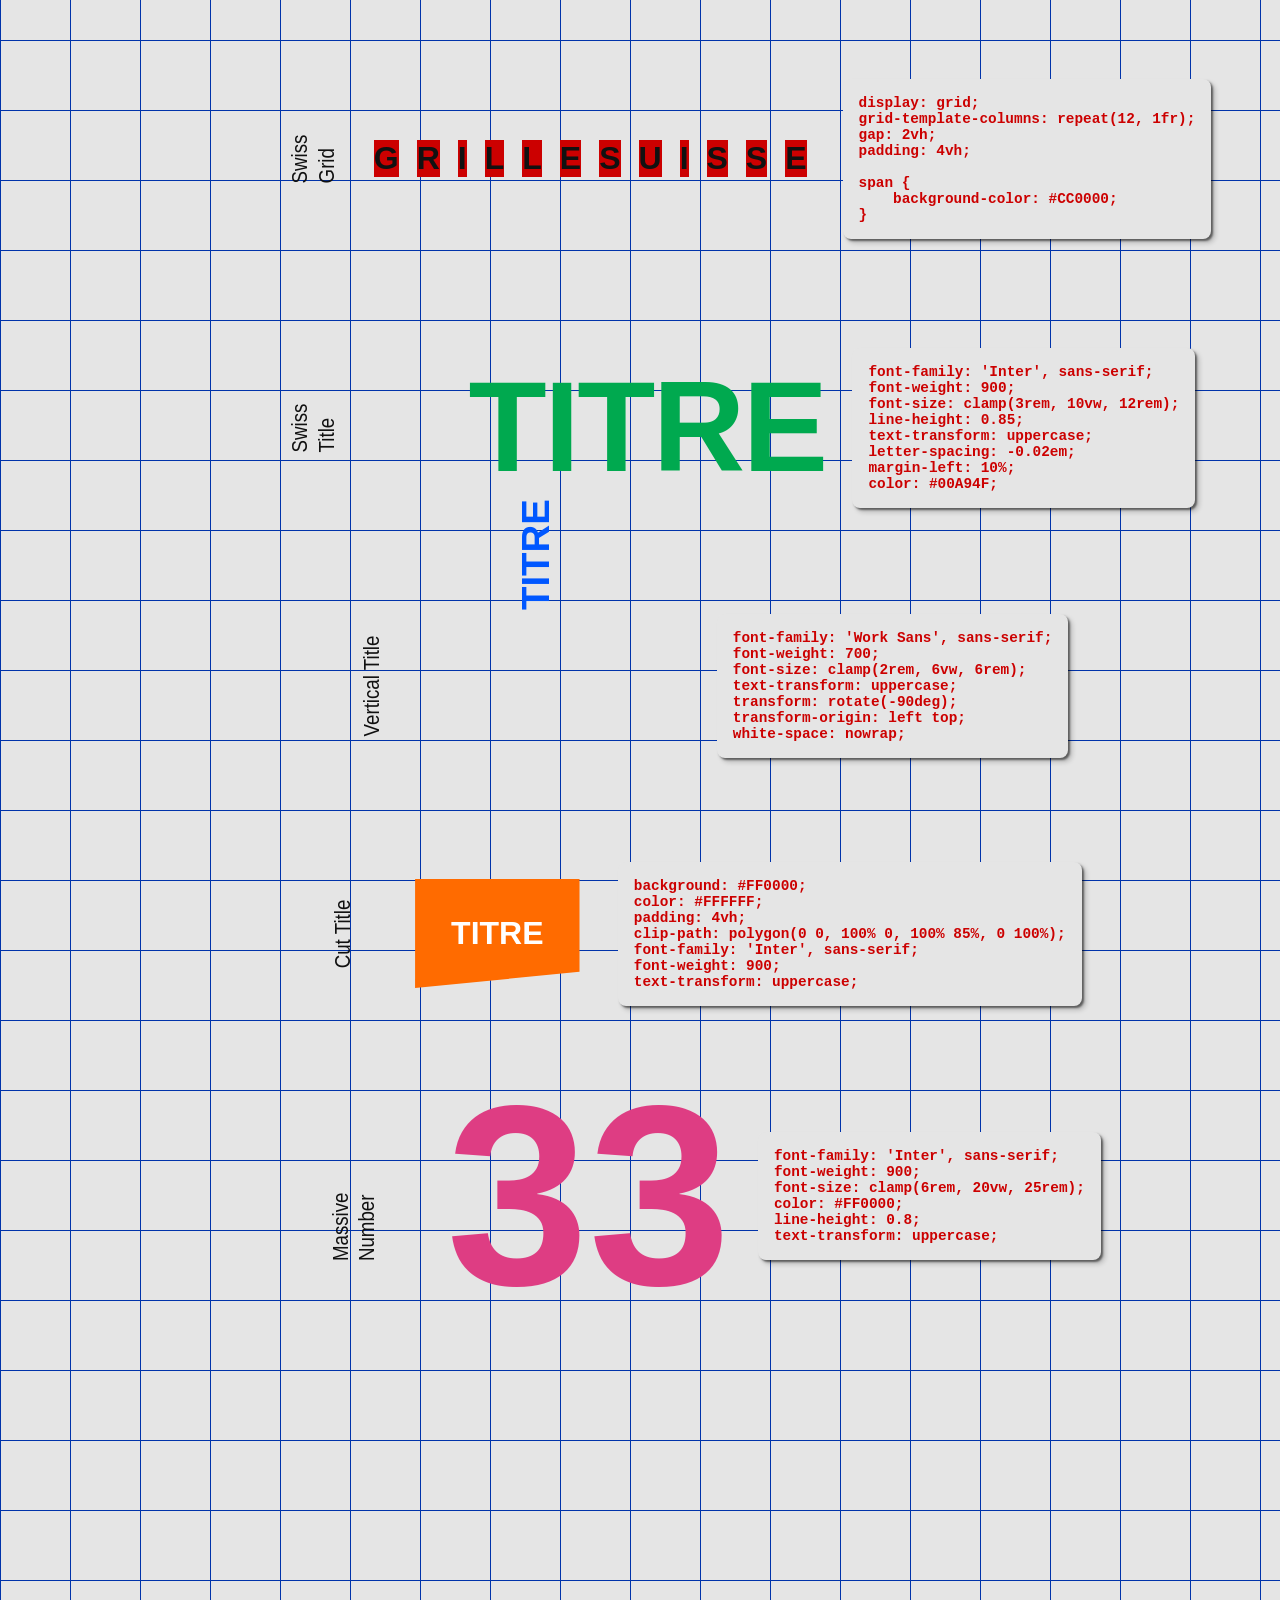
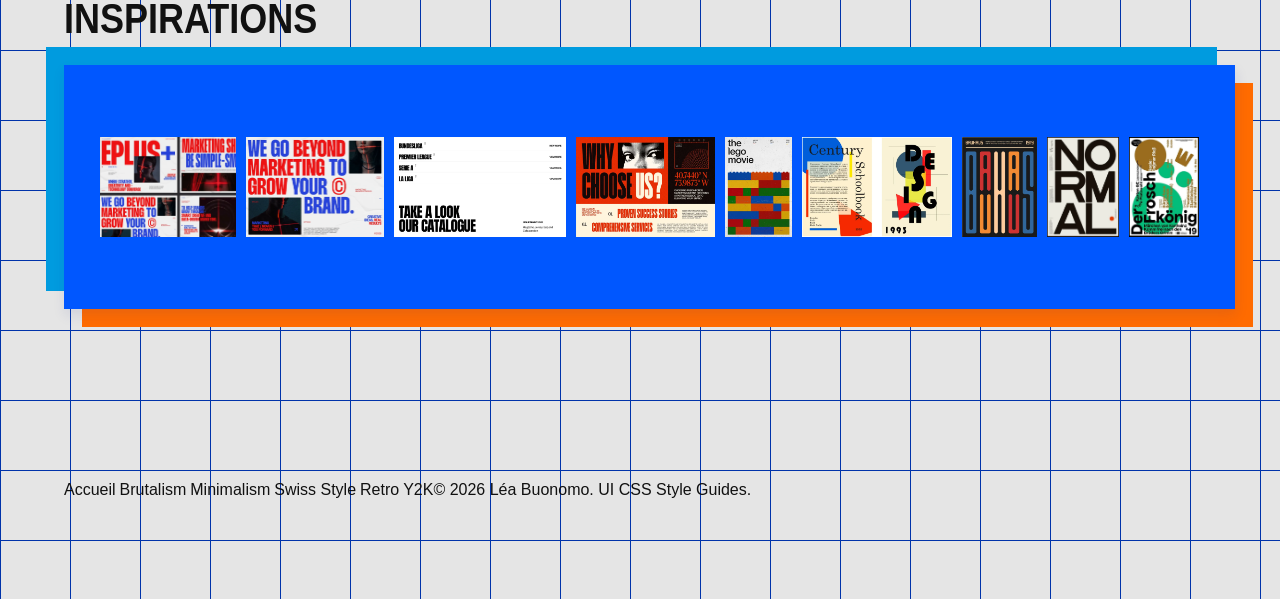
<file: swissStyle/swissStyle.html>
<!DOCTYPE html>
<html lang="fr">
<head>
    <meta charset="UTF-8">
    <meta name="viewport" content="width=device-width, initial-scale=1.0">
    <meta name="referrer" content="strict-origin-when-cross-origin">

    <meta http-equiv="X-XSS-Protection" content="1; mode=block">
    <meta http-equiv="Content-Security-Policy" content="default-src 'self'; img-src 'self' data: https:; style-src 'self' 'unsafe-inline' https://fonts.googleapis.com; font-src 'self' https://fonts.gstatic.com; script-src 'self' 'unsafe-inline';"> 
    <meta http-equiv="X-Frame-Options" content="DENY">
    <meta http-equiv="X-Content-Type-Options" content="nosniff">

    <!-- SEO -->
    <meta name="description" content="Guide Swiss Style pour webdesigners et developpeurs. Fonts suisses, palettes contrastees, UI assets en CSS, animations geometriques, motifs reguliers et section inspiration pour creer des interfaces structurees, lisibles et rigoureuses dans l'esprit du style typographique suisse.">
    <meta name="keywords" content="swiss style, swiss design, swiss style css, swiss ui, swiss grid, international typographic style, swiss design system">
    <meta name="robots" content="index, follow">
    <meta name="author" content="Lea Buonomo">
    
    <script type="application/ld+json">
    {
        "@context": "https://schema.org",
        "@type": "WebPage",
        "name": "Swiss Style Design Guide",
        "description": "Guide Swiss Style pour webdesigners et developpeurs. Fonts suisses, palettes contrastees, UI assets en CSS, animations geometriques, motifs reguliers et section inspiration pour creer des interfaces structurees, lisibles et rigoureuses dans l'esprit du style typographique suisse.",
        "url": "https://buonomolea.github.io/ui-css-style-guides/swissStyle/swissStyle.html"
    }
    </script>
    <!-- Open Graph -->
    <meta property="og:title" content="Swiss Style Design Guide">
    <meta property="og:description" content="Ressource complete pour webdesigners et developpeurs. Typographies, palettes, UI et principes du style Swiss Style.">
    <meta property="og:type" content="website">
    <meta property="og:image" content="../assets/preview-swissstyle.jpg">
    <!-- Twitter Card -->
    <meta name="twitter:card" content="summary_large_image">

    <!-- Favicon -->
    <link rel="icon" type="image/webp" href="../assets/apple-touch-icon.webp">

    <!-- Preconnexion Google Fonts -->
    <link rel="preconnect" href="https://fonts.googleapis.com">
    <link rel="preconnect" href="https://fonts.gstatic.com" crossorigin>
    <!-- Alfarn (Typekit) -->
    <link rel="stylesheet" href="https://use.typekit.net/ybt7llq.css">
    <!-- Google Fonts -->
    <link href="https://fonts.googleapis.com/css2?family=Inter:wght@100..900&family=Archivo+Narrow:wght@400..700&family=IBM+Plex+Sans:wght@100..700&family=Work+Sans:wght@100..900&family=Barlow+Condensed:wght@100..900&family=Manrope:wght@200..800&family=Teko:wght@300..700&family=DM+Sans:wght@100..1000&display=swap" rel="stylesheet">
    <!-- Barlow Condensed -->
    <link href="https://fonts.googleapis.com/css2?family=Barlow+Condensed:ital,wght@0,100;0,200;0,300;0,400;0,500;0,600;0,700;0,800;0,900;1,100;1,200;1,300;1,400;1,500;1,600;1,700;1,800;1,900&display=swap" rel="stylesheet">
   
    <link rel="stylesheet" href="../style.css">
    <link rel="stylesheet" href="../swissStyle/swissVariables.css">
    <link rel="stylesheet" href="../swissStyle/swissStyle.css">
    <title>Swiss Style UI Guide et outils CSS</title>
</head>
<body>
    <a href="#main" class="skip-link">Aller au contenu</a>

    <div id="top" class="site-container swiss-container">
        <nav class="nav" role="navigation" aria-label="Navigation principale">
            <div class="return-swiss">
                <a class="text-shadow" href="#top" aria-label="Retour à l’accueil">
                    <div class="inser-abstract">
                        <img src="../assets/cursor/boop7.png" alt="abstract" aria-hidden="true">
                    </div>Top
                </a>
            </div>
            <ul>
                <li class="nav-li-swiss"><a href="../index.html" rel="noopener noreferrer">Neo-Brutalism</a></li>
                <li class="nav-li-swiss"><a href="../brutalism/brutalism.html" rel="noopener noreferrer">Brutalism</a></li>
                <li class="nav-li-swiss"><a href="../minimalism/minimalism.html" rel="noopener noreferrer">Minimalism</a></li>
                <li class="nav-li-swiss stabilo"><a href="../swissStyle/swissStyle.html" rel="noopener noreferrer" aria-current="page">Swiss Style</a></li>
                <li class="nav-li-swiss"><a href="../retro/retro.html" rel="noopener noreferrer">Retro 80s</a></li>
                <li class="nav-li-swiss"><a href="../y2k/y2k.html" rel="noopener noreferrer">Y2K</a></li>
            </ul>
        </nav>

        <main class="main" id="main" role="main">
            <header class="header" id="content">
                <h1 class="header-title">Swiss Style</h1>
                <p class="header-description">Un sous genre du minimalism.</p>
                <p class="header-description">Inspiré des mouvements modernistes des années 1910 et 1920 et de l'âge d'or de la typographie Suisse.</p>
                <p class="header-description">Représente le style des affiches de 1950, grand contraste des couleurs, texte mis en avant, asymétrique, Bauhaus.</p>
            </header>

            <div class="trait" aria-hidden="true"></div>
            <div class="traitTwo" aria-hidden="true"></div>
            <!-- FONTS -->
            <section class="section-fonts">
                <h2 class="section-title-swiss stabilo-title">Fonts</h2>
                <div class="grid-font-swiss">
                    <!-- x3 cols -->
                    <div class="setOne">
                        <ul>
                            <li class="setOne-li helvetica">1. Helvetica Bold</li>
                            <li class="setOne-li inter">2. Inter</li>
                            <li class="setOne-li alfarn">3. Alfarn</li>
                        </ul>
                    </div>

                    <div class="setTwo">
                        <ul>
                            <li class="setTwo-li ibm-plex-sans">4. IBM Plex Sans</li>
                            <li class="setTwo-li work-sans">5. Work Sans</li>
                            <li class="setTwo-li archivo-narrow">6. Archivo Narrow Bold</li>
                        </ul>
                    </div>

                    <div class="setThree">
                        <ul>
                            <li class="setThree-li barlow-condensed">7. Barlow Condensed Medium</li>
                            <li class="setThree-li teko">8. Teko</li>
                            <li class="setThree-li dmSans">9. DM Sans Upper</li>
                        </ul>
                    </div>
                </div>
            </section>

            <!-- PALETTES -->
            <section class="section-palettes">
                <h2 class="section-title-swiss stabilo-title">Palettes</h2>

                <div class="grid-palettes grid-palettes-bis">
                    <div class="color-FF0000 color-div">
                        <div class="square-color" aria-hidden="true"></div>
                        <h3 class="title-color">#FF0000</h3>
                    </div>

                    <div class="color-0057FF color-div">
                        <div class="square-color" aria-hidden="true"></div>
                        <h3 class="title-color">#0057FF</h3>
                    </div>

                    <div class="color-F8DE22 color-div">
                        <div class="square-color" aria-hidden="true"></div>
                        <h3 class="title-color">#F8DE22</h3>
                    </div>

                    <div class="color-00A94F color-div">
                        <div class="square-color" aria-hidden="true"></div>
                        <h3 class="title-color">#00A94F</h3>
                    </div>

                    <div class="color-FF6B00 color-div">
                        <div class="square-color" aria-hidden="true"></div>
                        <h3 class="title-color">#FF6B00</h3>
                    </div>

                    <div class="color-CC0000 color-div">
                        <div class="square-color" aria-hidden="true"></div>
                        <h3 class="title-color">#CC0000</h3>
                    </div>

                    <div class="color-0033AA color-div box-color">
                        <div class="square-color" aria-hidden="true"></div>
                        <h3 class="title-color">#0033AA</h3>
                    </div>                    
                  
                    <div class="color-009BDF color-div">
                        <div class="square-color" aria-hidden="true"></div>
                        <h3 class="title-color">#009BDF</h3>
                    </div>
                </div>

                <div class="grid-palettes">
                    <div class="color-E5E5E5 color-div">
                        <div class="square-color" aria-hidden="true"></div>
                        <h3 class="title-color">#E5E5E5</h3>
                    </div>

                    <div class="color-CFCFCF color-div box-color">
                        <div class="square-color" aria-hidden="true"></div>
                        <h3 class="title-color">#CFCFCF</h3>
                    </div>  

                    <div class="color-A8A8A8 color-div">
                        <div class="square-color" aria-hidden="true"></div>
                        <h3 class="title-color">#A8A8A8</h3>
                    </div>

                    <div class="color-DD6464 color-div">
                        <div class="square-color" aria-hidden="true"></div>
                        <h3 class="title-color">#DD6464</h3>
                    </div>

                    <div class="color-DE3D83 color-div">
                        <div class="square-color" aria-hidden="true"></div>
                        <h3 class="title-color">#DE3D83</h3>
                    </div>

                    <div class="color-151515 color-div">
                        <div class="square-color" aria-hidden="true"></div>
                        <h3 class="title-color">#151515</h3>
                    </div>

                    <div class="color-000000 color-div">
                        <div class="square-color" aria-hidden="true"></div>
                        <h3 class="title-color">#000000</h3>
                    </div>

                    <div class="color-FFFFFF color-div">
                        <div class="square-color" aria-hidden="true"></div>
                        <h3 class="title-color">#FFFFFF</h3>
                    </div>
                </div>
            </section>
            
            <!-- UI ASSETS -->
            <section class="section-UI">
                <h2 class="section-title-swiss stabilo-title">UI Assets</h2>
                <!-- classic -->
                <div class="container-code">
                    <h3 class="manrope">Classic Background</h3>
                    <div class="wall-paper wall">Bouton</div>
                    <pre class="code-ui">background: #FF6B00;
border-radius: 12px;
padding: 1vh 2vh;
color: #151515;</pre>
                </div>

                <!-- neutral -->
                <div class="container-code">
                    <h3 class="manrope">Neutral Background</h3>
                    <div class="wall-punch wall">Lorem ipsum dolor sit amet elit.
                        <span>Exercitationem similique rem quas sunt</span> 
                        quia inventore, distinctio animi.</div>
                    <pre class="code-ui">width: 20%;
display: flex;
flex-direction: column;
background: #F2EDE8;
color: #00A94F;
line-height: 0.75;
font-size: 2vh;
span  {
    color: #FF6B00;            
}</pre>
                </div>

                <!-- Dark -->
                <div class="container-code">
                    <h3 class="manrope">Berlin Border</h3>
                    <div class="wall-warning wall">Lorem ipsum dolor sit amet consectetur adipisicing elit.</div>
                    <pre class="code-ui">font-family: "Teko", sans-serif;
line-height: 0.65;
background: #FFF;
color: #151515;
transform: rotate(-90deg);
border-right: 2vh solid #F8DE22;
border-top: 2vh solid #F8DE22;
border-left: 2vh solid #FF0000;
border-bottom: 2vh solid #FF0000;
box-shadow: inset -2vh 2vh 0 #0033AA, 
  inset 2vh -2vh 0 #00A94F;</pre>
                </div>

                <!-- Müller‑Brockmann -->
                <div class="container-code">
                    <h3 class="manrope">Müller‑Brockmann</h3>
                    <div class="wall-cabinet wall">Hover me</div>
                    <pre class="code-ui">background: #FF0000;
color: #FFFFFF;
padding: 6vh 4vh;
font-family: 'Inter', sans-serif;
font-weight: 900;
font-size: clamp(2rem, 5vw, 8rem);
line-height: 0.85;
text-transform: uppercase;
letter-spacing: -0.02em;
transition: all 0.15s ease;

:hover {
    background: #000;
    color: #FF0000;
}</pre>
                </div>

                <!-- Hover Modern -->
                <div class="container-code">
                    <h3 class="manrope">Hover grid</h3>
                    <div class="wall-collapse wall">Hover me</div>
                    <div class="wall-collapse wall">Hover me</div>
                    <pre class="code-ui">position: relative;
cursor: pointer;
display: grid;
grid-template-columns: repeat(2, 1fr);
gap: 2vh;
padding: 4vh;
transition: all 220ms ease;
z-index: 2;

:nth-of-type(1):before {
    background-color: #151515;        
}
:nth-of-type(2):before {
    background-color: #DE3D83;        
}
::before {
    position: absolute;
    content: "";
    left: 0;
    top: 0;
    height: 100%;
    width: 0%;
    transition: all 220ms ease;
    display: flex;
    align-items: center;
    justify-content: center;
    z-index: -1;
}

:hover {
    color: #FCFAF8;
    border: none;
}

:hover::before {
    width: 100%;
}</pre>
                </div>

                <!-- Gosth Text -->
                <div class="container-code">
                    <h3 class="manrope">Gosth Text</h3>
                    <div class="wall-gosth wall">Hover me</div>
                    <pre class="code-ui">cursor: pointer;
background: #F8DE22;
color: #000000;
padding: 3vh 4vh;
font-family: 'Barlow Condensed', sans-serif;
font-weight: 600;
font-size: clamp(1.5rem, 4vw, 4rem);
text-transform: uppercase;
line-height: 0.9;
transition: all 0.15s ease;

:hover {
  background: rgba(0,0,0,0.06);
}</pre>
                </div>
            </section>

            <!-- ANIMATION ASSETS -->
            <section class="section-animation">
                <h2 class="section-title-swiss stabilo-title">Animation Assets</h2>
                <!-- Text Border -->
                <div class="container-code">
                    <h3>Text Rotate</h3>
                    <div class="wall-translate wall">CLic me</div>
                    <pre class="code-ui">padding: 1vh 0;
width: max-content;
height: max-content;
line-height: 0.7;
cursor: pointer;
font-family: 'Work Sans', sans-serif;
font-weight: 700;
font-size: clamp(1rem, 3vw, 4rem);
color: #00A94F;
text-transform: uppercase;
transform: rotate(-90deg);
transform-origin: left top;
white-space: nowrap;
transition: all 260ms ease;

:active {
    transform: rotate(0deg);
}</pre>
                </div>
                <!-- Cursor -->
                <div class="container-code">
                    <h3 class="manrope">Cursor</h3>
                    <div class="wall-cursor wall">Hover me</div>
                    <pre class="code-ui">cursor: pointer;
font-weight: 500;
cursor: url("data:image/svg+xml;utf8,
&lt;svg xmlns='http://www.w3.org/2000/svg'
    width='14' height='14'&gt;
    &lt;rect width='14' height='14' fill='blue'/&gt;
&lt;/svg&gt;") 0 0, auto;</pre>
                </div>
                <!-- Colored Text -->
                <div class="container-code">
                    <h3 class="manrope">Colored Text</h3>
                    <div class="wall-roll wall">
                        <span>C</span>
                        <span>o</span>
                        <span>l</span>
                        <span>o</span>
                        <span>r</span>
                        <span>e</span>
                        <span>d</span>
                    </div>
                    <pre class="code-ui">font-family: 'Inter', sans-serif;
font-weight: 700;
text-transform: uppercase;
line-height: 0.9;
cursor: pointer;
transition: all 200ms ease;

span:nth-of-type(1) {
    color: #0057FF;
}
span:nth-of-type(2) {
    color: #FF0000;
}
span:nth-of-type(3) {
    color: #00A94F;
}
span:nth-of-type(4) {
    color: #F8DE22;
}
span:nth-of-type(5) {
    color: #FF6B00;
}
span:nth-of-type(6) {
    color: #009BDF;
}
span:nth-of-type(7) {
    color: #DE3D83;
}

:hover span:nth-of-type(1) {
    color: #DE3D83;
}
:hover span:nth-of-type(2) {
    color: #009BDF;
}
:hover span:nth-of-type(3) {
    color: #FF6B00;
}
:hover span:nth-of-type(4) {
    color: #00A94F;
}
:hover span:nth-of-type(5) {
    color: #FF0000;
}
:hover span:nth-of-type(6) {
    color: #F8DE22;
}
:hover span:nth-of-type(7) {
    color: #0057FF;
}</pre>
                </div>
                <!-- Hover Color -->
                <div class="container-code">
                    <h3 class="manrope">Hover Color</h3>
                    <div class="wall-slide wall">Hover <span> me</span></div>
                    <pre class="code-ui">position: relative;
display: flex;
align-items: center;
gap: 2vh;
cursor: pointer;
transition: all 100ms ease;

::before {
  content: "";
  width: 12vh;
  height: 1.2vh;
  background: #0057FF;
}
span {
  font-family: 'IBM Plex Sans', sans-serif;
  font-weight: 700;
  font-size: clamp(1.2rem, 3vw, 3rem);
  text-transform: uppercase;
  color: #151515;
}
:hover span {
  color: #0057FF;
}</pre>
                </div>
                <!-- Text animé -->
                <div class="container-code">
                    <h3 class="manrope">Text-entrance</h3>                    
                    <section class="animate animate-section">
                        <div class="animate animate1">Hover me,</div>
                        <div class="animate animate2">Texte minimaliste animé.</div>
                        <div class="animate animate3">A employer en entrée sur le site ou à l'ouverture d'une card ou modale</div>
                    </section>
                    <pre class="code-ui">.animate {
    font-family: "Montserrat", sans-serif;
    height: auto;
    max-width: 400px;
    display: flex;
    flex-direction: column;
    gap: 1rem;
}

.animate-section:hover .animate1 {
    animation: fadeInUp 0.6s both;
    animation-delay: 0.2s;
}
.animate-section:hover .animate2 {
    animation: fadeInUp 0.6s both;
    animation-delay: 0.3s;
}

.animate-section:hover .animate3 {
    animation: fadeInUp 0.6s both;
    animation-delay: 0.4s;
}

@keyframes fadeInUp {
    from {
        opacity: 0;
        transform: translateY(10px);
    }
    to {
        opacity: 1;
        transform: translateY(0);
    }
}</pre>
                </div>
                <!-- Up 3D -->
                <div class="container-code">
                    <h3 class="manrope">Hover 3D</h3>
                    <div class="wall-3d wall">Hover me</div>
                    <pre class="code-ui">font-family: "DM Sans Upper", sans-serif;

animation:
  shadow-pop
  0.3s
  cubic-bezier(0.470, 0.000, 0.745, 0.715)
  both;
@keyframes shadow-pop {
  0% {
        box-shadow: 0 0 #F8DE22, 0 0 #F8DE22,
        0 0 #F8DE22, 0 0 #F8DE22;
        transform: translateX(0) translateY(0);
    }
    50% {
        box-shadow: 1px -1px #00A94F, 2px -2px #00A94F,
        3px -3px #00A94F, 4px -4px #00A94F;
        transform: translateX(-4px) translateY(4px);
    }
    100% {
        box-shadow: 1px -1px #009BDF, 2px -2px #009BDF,
        3px -3px #009BDF, 4px -4px #009BDF, 5px -5px #009BDF,
        6px -6px #009BDF, 7px -7px #009BDF, 8px -8px #009BDF;
        transform: translateX(-8px) translateY(8px);
    }
}</pre>
                </div>
            </section>

            <!-- CREATIF ASSETS -->
            <section class="section-animation">
                <h2 class="section-title-swiss stabilo-title">Créatif Assets</h2>
                <!-- Robot text  -->
                <div class="container-code">
                    <h3>Robot Text Hover</h3>
                    <div class="robot-crea wall">
                        <span>R</span><span>O</span><span>B</span><span>O</span><span>T</span> 
                    </div>
                    <pre class="code-ui">opacity: 0;
transition: transform 0.05s steps(3, end);

span {
    caret-color: #000;
    caret-shape: block;
    opacity: 1;
}
:hover span {
    opacity: 0;
}
span:nth-of-type(1) {
    transition-delay: 0ms;
}
.robot-crea span:nth-of-type(2) {
    transition-delay: 100ms;
}
.robot-crea span:nth-of-type(3) {
    transition-delay: 200ms;
}
.robot-crea span:nth-of-type(4) {
    transition-delay: 300ms;
}
.robot-crea span:nth-of-type(5) {
    transition-delay: 400ms;
}</pre>
                </div>
                <!-- swiss grid -->
                <div class="container-code">
                    <h3>Swiss Grid</h3>
                    <div class="swiss-grid wall">
                        <span>G</span><span>R</span><span>I</span><span>L</span><span>L</span><span>E</span>
                        <span>S</span><span>U</span><span>I</span><span>S</span><span>S</span><span>E</span>
                    </div>
                    <pre class="code-ui">display: grid;
grid-template-columns: repeat(12, 1fr);
gap: 2vh;
padding: 4vh;

span {
    background-color: #CC0000;
}</pre>
                </div>
                <!-- swiss title -->
                <div class="container-code">
                    <h3>Swiss Title</h3>
                    <div class="swiss-title wall">Titre</div>
                    <pre class="code-ui">font-family: 'Inter', sans-serif;
font-weight: 900;
font-size: clamp(3rem, 10vw, 12rem);
line-height: 0.85;
text-transform: uppercase;
letter-spacing: -0.02em;
margin-left: 10%;
color: #00A94F;</pre>
                </div>
                <!-- vertical -->
                <div class="container-code">
                    <h3>Vertical Title</h3>
                    <div class="swiss-vert wall">Titre</div>
                    <pre class="code-ui">font-family: 'Work Sans', sans-serif;
font-weight: 700;
font-size: clamp(2rem, 6vw, 6rem);
text-transform: uppercase;
transform: rotate(-90deg);
transform-origin: left top;
white-space: nowrap;</pre>
                </div>
                <!-- vertical -->
                <div class="container-code">
                    <h3>Cut Title</h3>
                    <div class="swiss-cut wall">Titre</div>
                    <pre class="code-ui">background: #FF0000;
color: #FFFFFF;
padding: 4vh;
clip-path: polygon(0 0, 100% 0, 100% 85%, 0 100%);
font-family: 'Inter', sans-serif;
font-weight: 900;
text-transform: uppercase;</pre>
                </div>

                <!-- Number -->
                <div class="container-code">
                    <h3>Massive Number</h3>
                    <div class="swiss-number wall">33</div>
                    <pre class="code-ui">font-family: 'Inter', sans-serif;
font-weight: 900;
font-size: clamp(6rem, 20vw, 25rem);
color: #FF0000;
line-height: 0.8;
text-transform: uppercase;</pre>
                </div>
            </section>

            <!-- INSPIRATIONS -->
            <section class="section-inspirations">
                <h2 class="section-title-swiss stabilo-title">Inspirations</h2>
                <ul class="grid-inspirations">
                    <!-- une ligne -->
                    <li class="square-inspi">
                        <img src="../assets/swissStyle_inspi/swiss1.webp" loading="lazy" alt="Image set webdesign rouge et bleu">
                    </li>

                    <li class="square-inspi">
                        <img src="../assets/swissStyle_inspi/swiss2.webp" loading="lazy" alt="Image webdesign rouge et bleu seul">
                    </li>

                    <li class="square-inspi">
                        <img src="../assets/swissStyle_inspi/swiss3.webp" loading="lazy" alt="Image texte style liste de titre au cinéma">
                    </li>

                    <li class="square-inspi">
                        <img src="../assets/swissStyle_inspi/swiss4.webp" loading="lazy" alt="Image webdesign centré texte">
                    </li>

                    <li class="square-inspi">
                        <img src="../assets/swissStyle_inspi/swiss5.webp" loading="lazy" alt="Image affiche / poster">
                    </li>

                    <li class="square-inspi">
                        <img src="../assets/swissStyle_inspi/swiss6.webp" loading="lazy" alt="Image couverture de livre">
                    </li>

                    <li class="square-inspi">
                        <img src="../assets/swissStyle_inspi/swiss7.webp" loading="lazy" alt="Image affiche Bauhaus">
                    </li>
                    
                    <li class="square-inspi">
                        <img src="../assets/swissStyle_inspi/swiss8.webp" loading="lazy" alt="Image texte massif">
                    </li>
                    
                    <li class="square-inspi">
                        <img src="../assets/swissStyle_inspi/swiss9.webp" loading="lazy" alt="Image affiche / flyer">
                    </li>
                </ul>
            </section>
        </main>
        <footer class="footer" role="contentinfo">
            <nav class="footer-nav">
                <a href="https://buonomolea.github.io/ui-css-style-guides/">Accueil</a>
                <a href="https://buonomolea.github.io/ui-css-style-guides/brutalism/brutalism.html">Brutalism</a>
                <a href="https://buonomolea.github.io/ui-css-style-guides/minimalism/minimalism.html">Minimalism</a>
                <a href="https://buonomolea.github.io/ui-css-style-guides/swissStyle/swissStyle.html">Swiss Style</a>
                <a href="https://buonomolea.github.io/ui-css-style-guides/retro/retro.html">Retro</a>
                <a href="https://buonomolea.github.io/ui-css-style-guides/y2k/y2k.html">Y2K</a>
            </nav>

            <p class="footer-text">
                &copy; <script>document.write(new Date().getFullYear())</script>
                <a href="https://github.com/BuonomoLea" target="_blank" rel="noopener">Léa Buonomo</a>.
                UI CSS Style Guides.
            </p> 
        </footer>
    </div>
</body>
</html>
</file>
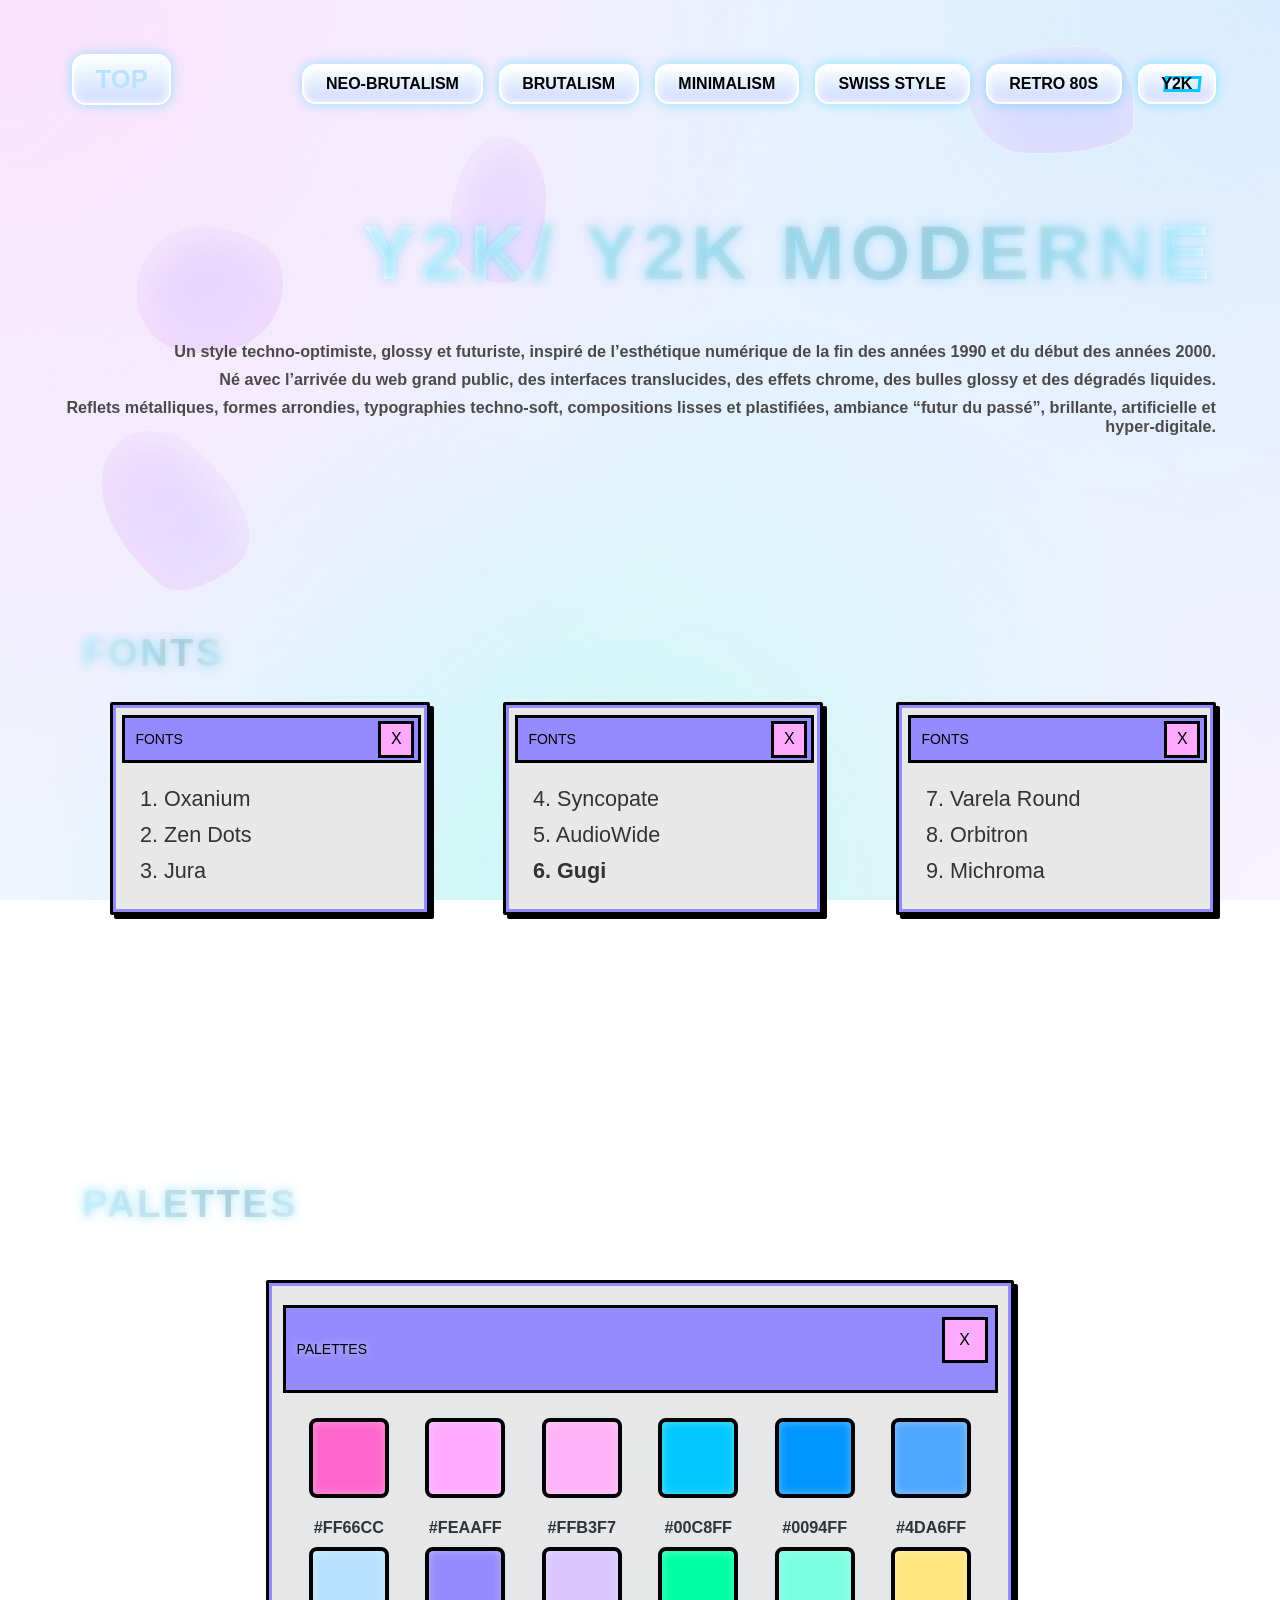
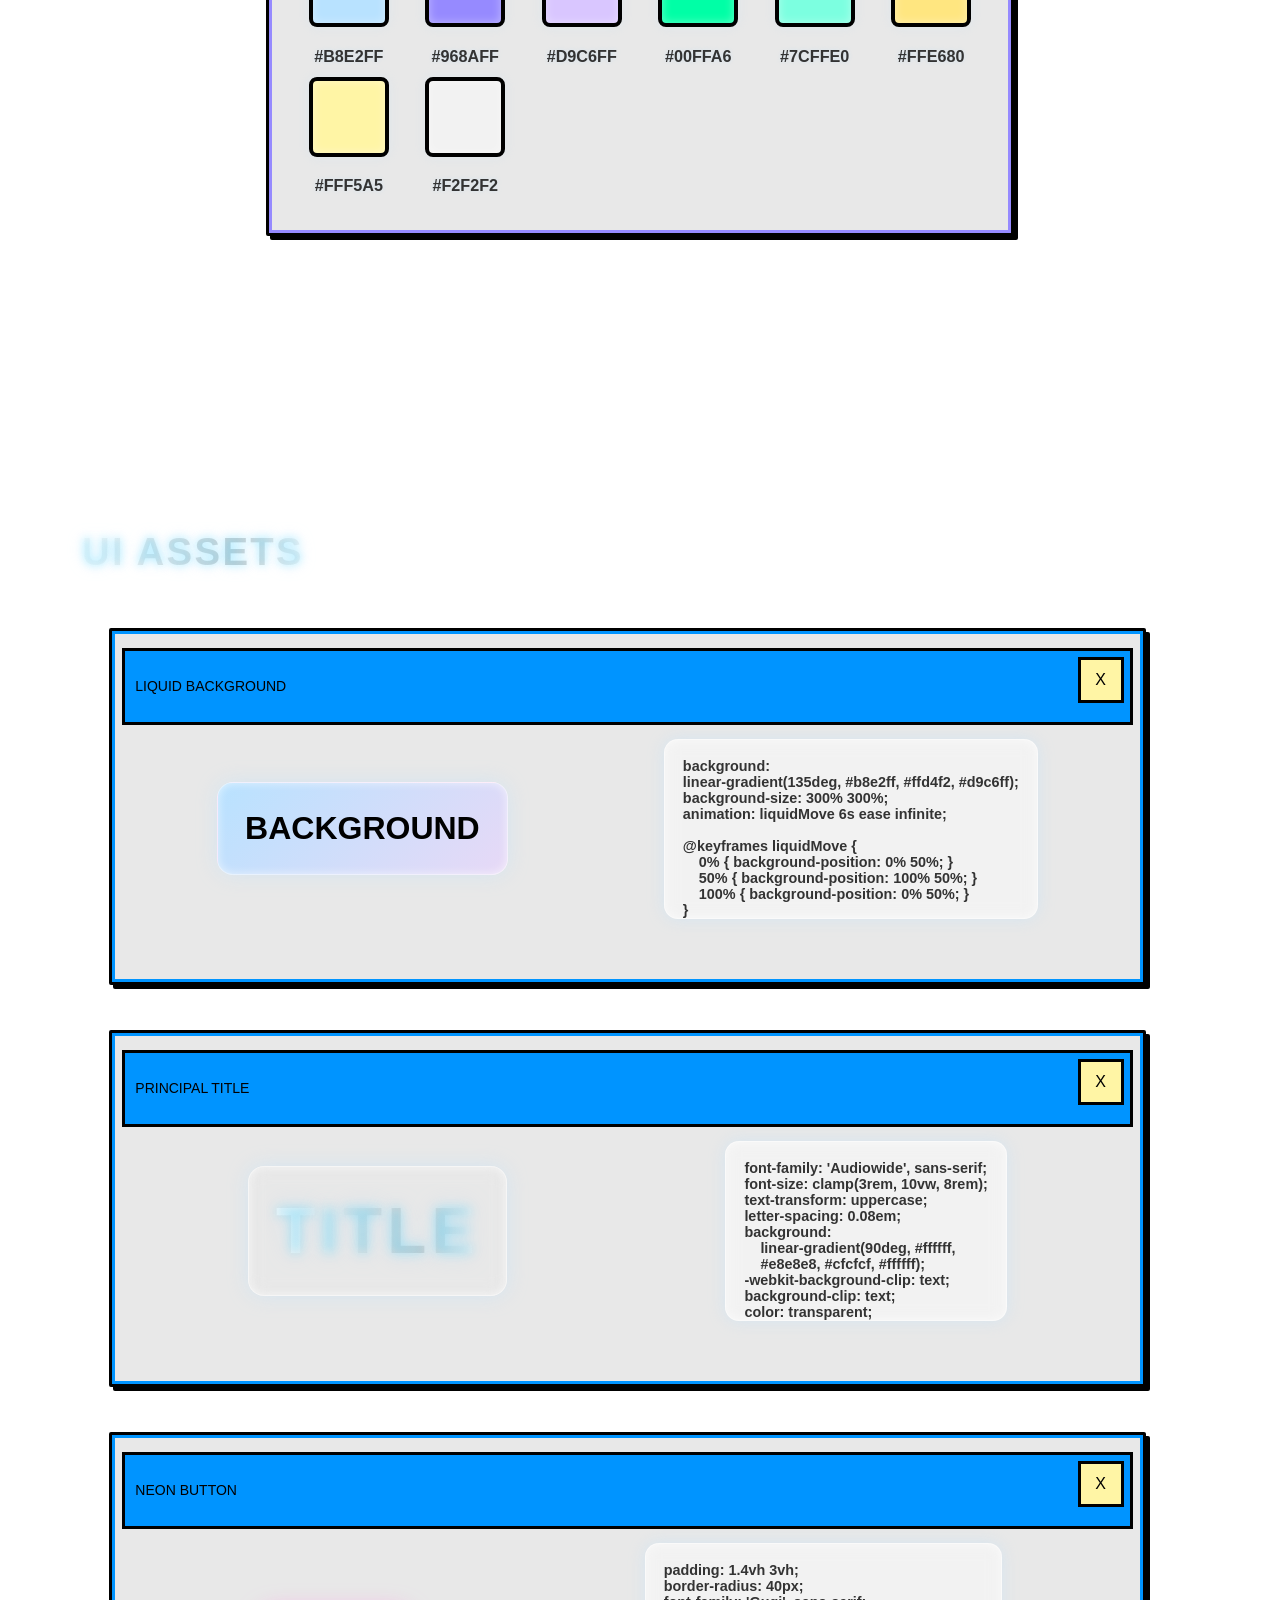
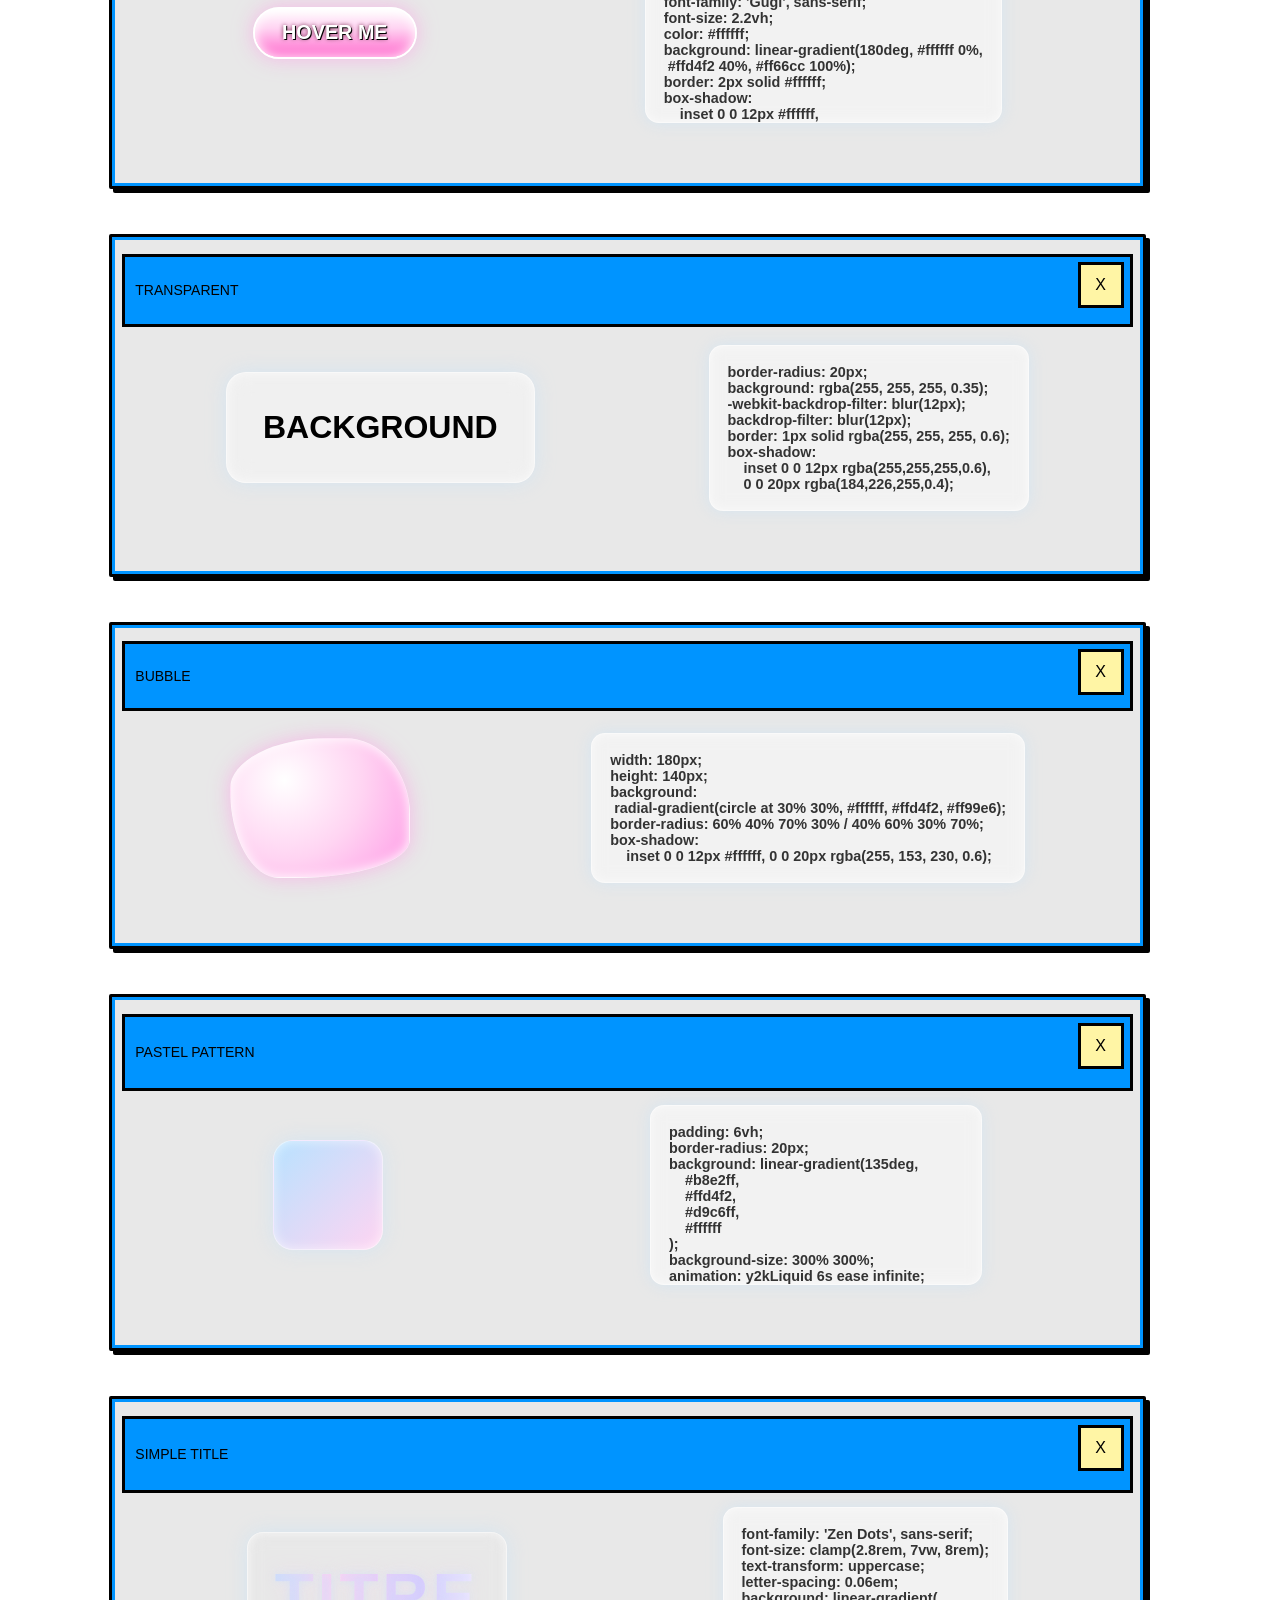
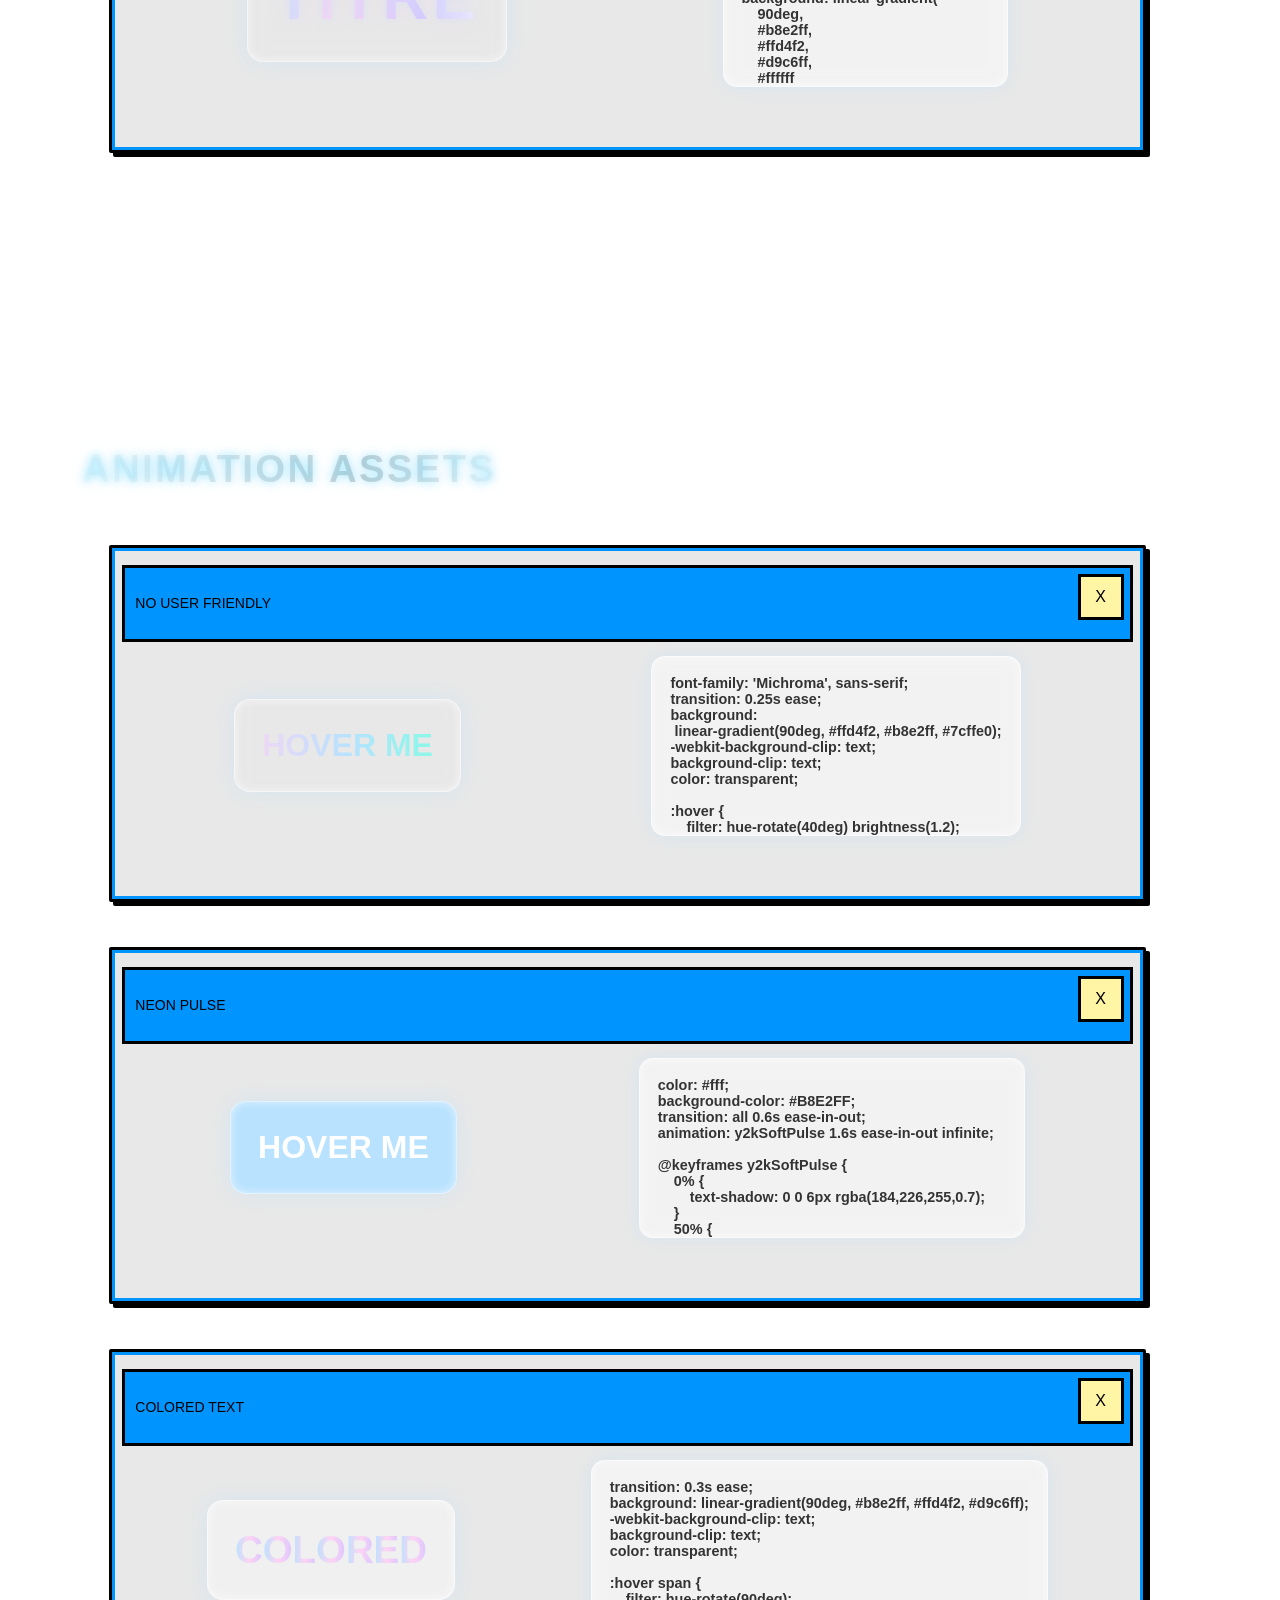
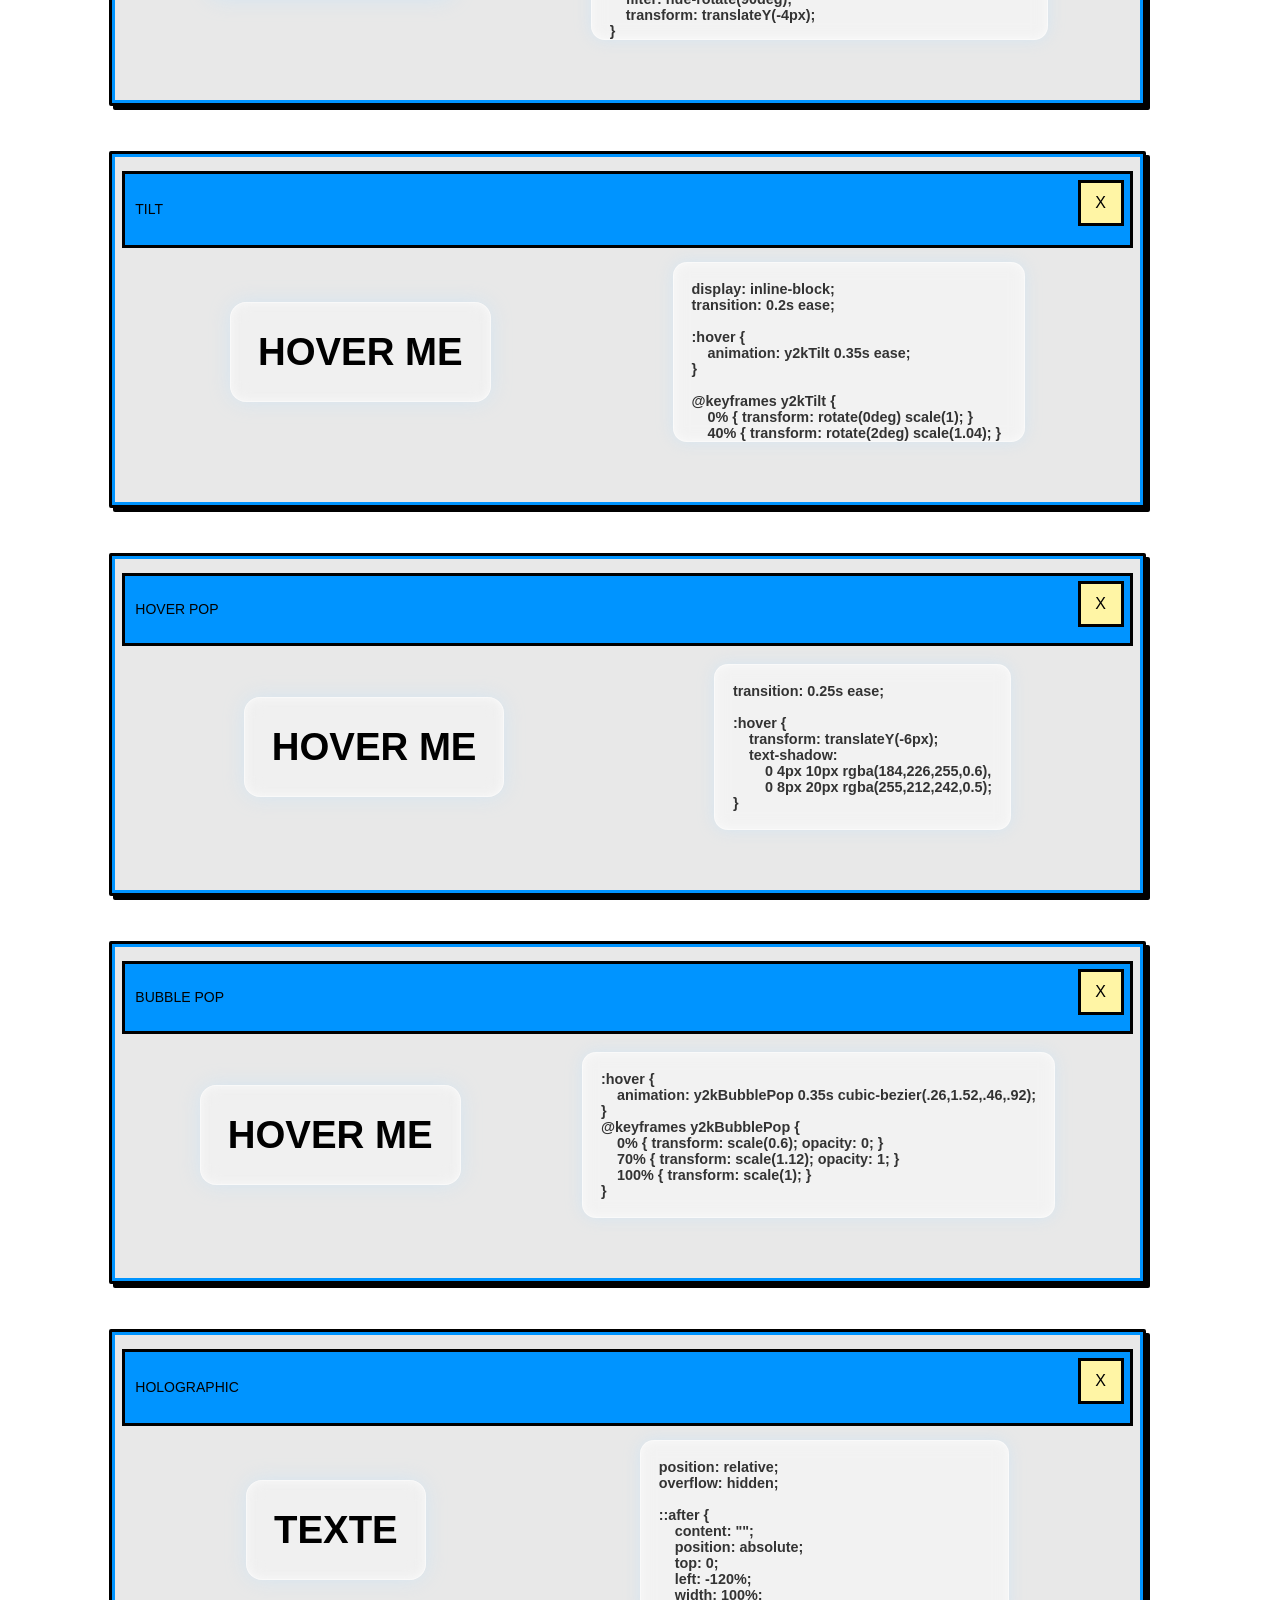
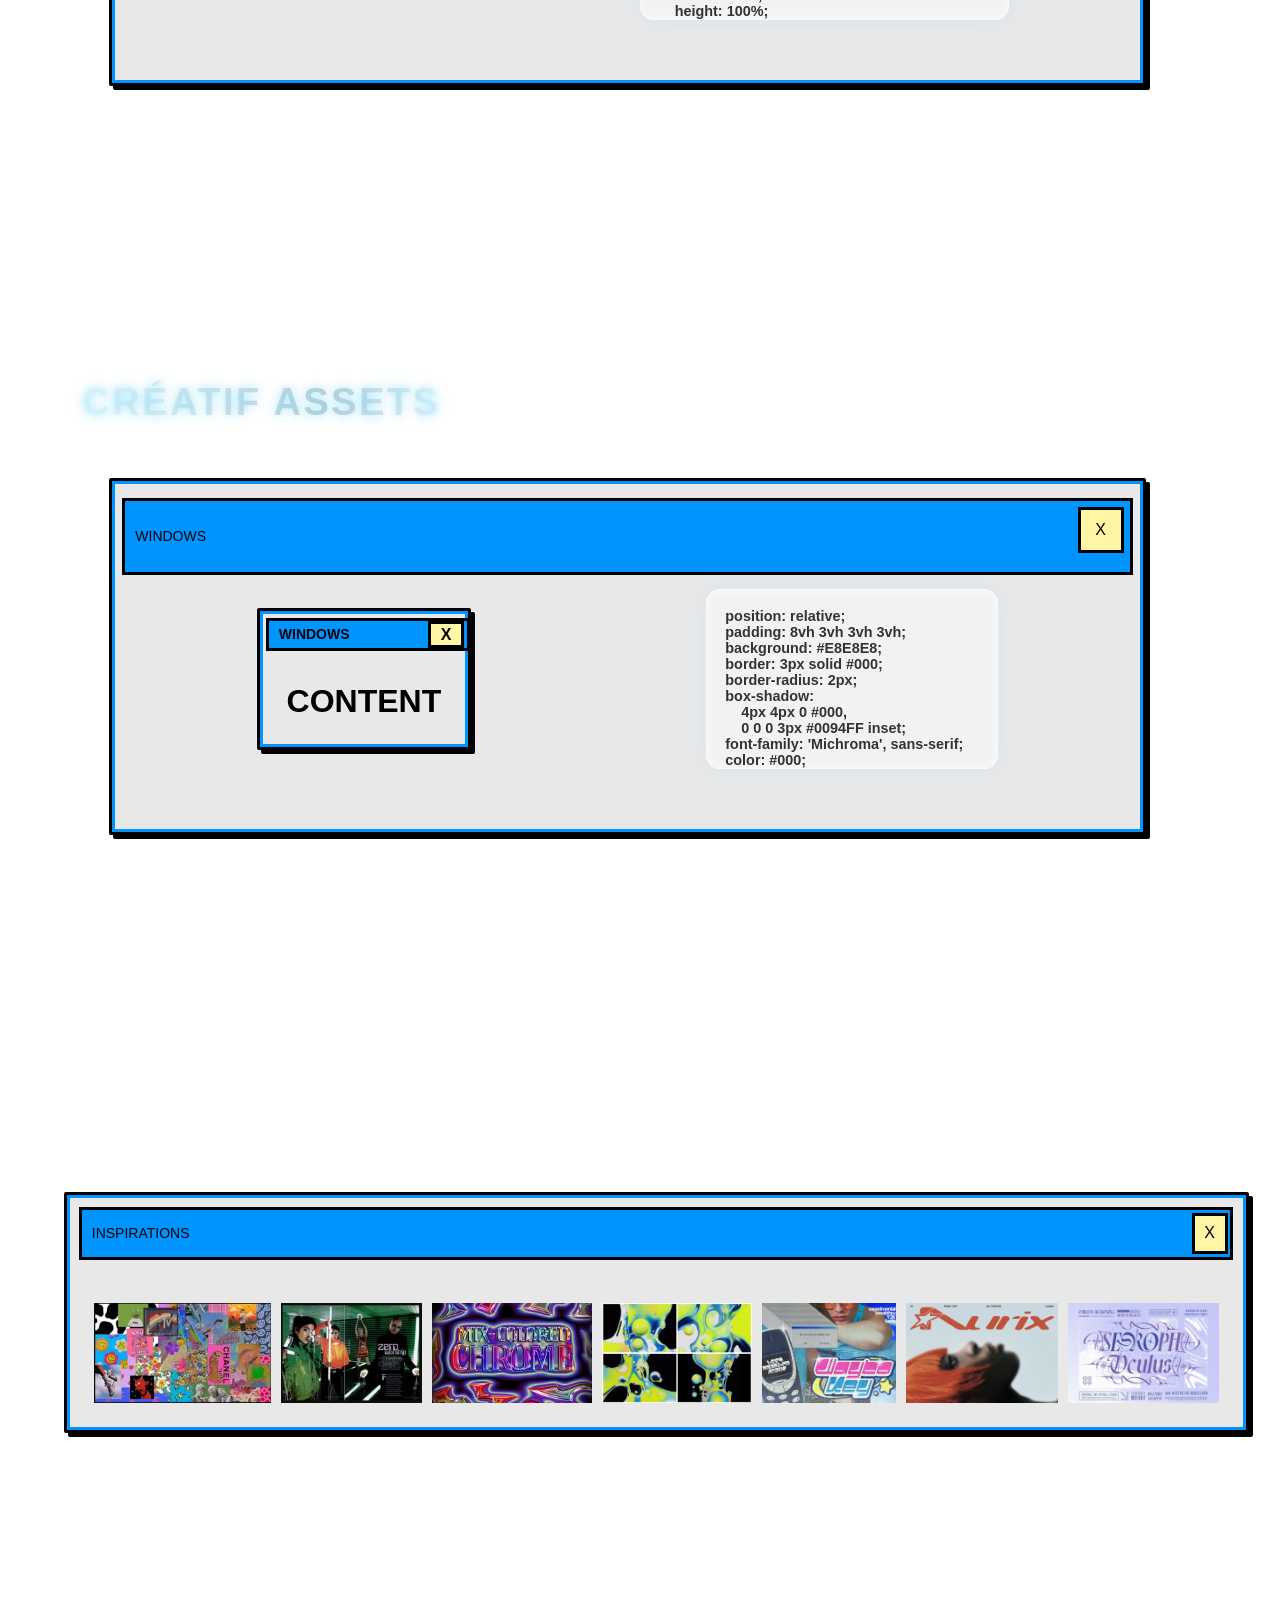
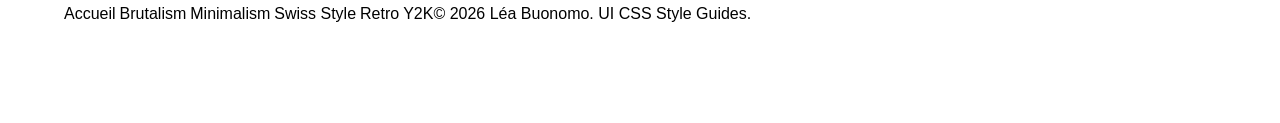
<file: y2k/y2k.html>
<!DOCTYPE html>
<html lang="fr">
<head>
    <meta charset="UTF-8">
    <meta name="viewport" content="width=device-width, initial-scale=1.0">
    <meta name="referrer" content="strict-origin-when-cross-origin">

    <meta http-equiv="X-XSS-Protection" content="1; mode=block">
    <meta http-equiv="Content-Security-Policy" content="default-src 'self'; img-src 'self' data: https:; style-src 'self' 'unsafe-inline' https://fonts.googleapis.com; font-src 'self' https://fonts.gstatic.com; script-src 'self' 'unsafe-inline';">
    <meta http-equiv="X-Frame-Options" content="DENY">
    <meta http-equiv="X-Content-Type-Options" content="nosniff">

    <!-- SEO -->
    <meta name="description" content="Guide Y2K et Y2K Moderne pour webdesigners et developpeurs. Fonts techno-soft, palettes glossy et chrome, UI assets en CSS, animations holographiques, motifs liquides et section inspiration pour creer des interfaces futuristes, plastifiees et inspirees du web des annees 2000.">
    <meta name="keywords" content="y2k, y2k moderne, y2k ui, y2k css, glossy ui, chrome ui, holographic css, liquid gradients, early 2000s web design">
    <meta name="robots" content="index, follow">
    <meta name="author" content="Lea Buonomo">

    <script type="application/ld+json">
    {
        "@context": "https://schema.org",
        "@type": "WebPage",
        "name": "Y2K Design Guide",
        "description": "Guide Y2K et Y2K Moderne pour webdesigners et developpeurs. Fonts techno-soft, palettes glossy et chrome, UI assets en CSS, animations holographiques, motifs liquides et section inspiration pour creer des interfaces futuristes, plastifiees et inspirees du web des annees 2000.",
        "url": "https://buonomolea.github.io/ui-css-style-guides/y2k/y2k.html"
    }
    </script>
    <!-- Open Graph -->
    <meta property="og:title" content="Y2K Design Guide">
    <meta property="og:description" content="Ressource complete pour webdesigners et developpeurs. Typographies, palettes, UI et principes du style Y2K et Y2K Moderne.">
    <meta property="og:type" content="website">
    <meta property="og:image" content="../assets/preview-y2k.jpg">
    <!-- Twitter Card -->
    <meta name="twitter:card" content="summary_large_image">

    <!-- Favicon -->
    <link rel="icon" type="image/webp" href="../assets/apple-touch-icon.webp">

    <!-- Preconnexion Google Fonts -->
    <link rel="preconnect" href="https://fonts.googleapis.com">
    <link rel="preconnect" href="https://fonts.gstatic.com" crossorigin>
    <!-- Google Fonts -->
    <link href="https://fonts.googleapis.com/css2?family=Oxanium:wght@200..800&family=Syncopate:wght@400;700&family=Michroma&family=Changa+One:ital@0;1&family=Jura:wght@300..700&family=Orbitron:wght@400..900&family=Varela+Round&family=Audiowide&family=Gugi&family=Zen+Dots&display=swap" rel="stylesheet">

    <link rel="stylesheet" href="../style.css">
    <link rel="stylesheet" href="../y2k/y2kVariables.css">
    <link rel="stylesheet" href="../y2k/y2k.css">
    <title>Y2K UI Guide et outils CSS</title>
</head>
<body>
    <a href="#main" class="skip-link">Aller au contenu</a>

    <div id="top" class="site-container y2k-container">
        <div class="blob-container blob-one-container" aria-hidden="true">
            <div class="blob blob-one"></div>            
        </div>
        <div class="blob-container blob-two-container" aria-hidden="true">
            <div class="blob blob-two"></div>
        </div>
        <div class="blob-container blob-three-container" aria-hidden="true">
            <div class="blob blob-three"></div>
        </div>
        <div class="blob-container blob-four-container" aria-hidden="true">
            <div class="blob blob-four"></div>
        </div>

        <nav class="nav" role="navigation" aria-label="Navigation principale">
            <div class="return-y2k">
                <a class="y2k-outline" href="#top" aria-label="Retour à l’accueil">Top</a>
            </div>
            <ul>
                <li class="y2k-chrome-btn"><a href="../index.html" rel="noopener noreferrer">Neo-Brutalism</a></li>
                <li class="y2k-chrome-btn"><a href="../brutalism/brutalism.html" rel="noopener noreferrer">Brutalism</a></li>
                <li class="y2k-chrome-btn"><a href="../minimalism/minimalism.html" rel="noopener noreferrer">Minimalism</a></li>
                <li class="y2k-chrome-btn"><a href="../swissStyle/swissStyle.html" rel="noopener noreferrer">Swiss Style</a></li>
                <li class="y2k-chrome-btn"><a href="../retro/retro.html" rel="noopener noreferrer">Retro 80s</a></li>
                <li class="y2k-chrome-btn stabilo"><a href="../y2k/y2k.html" rel="noopener noreferrer" aria-current="page">Y2K</a></li>
            </ul>
        </nav>

        <main class="main" id="main" role="main">
            <!-- HEADER -->
            <header class="header" id="content">
                <h1 class="header-title">Y2K/ Y2K Moderne</h1>
                <p class="header-description">Un style techno‑optimiste, glossy et futuriste, inspiré de l’esthétique numérique de la fin des années 1990 et du début des années 2000.</p>
                <p class="header-description">Né avec l’arrivée du web grand public, des interfaces translucides, des effets chrome, des bulles glossy et des dégradés liquides.</p>
                <p class="header-description">Reflets métalliques, formes arrondies, typographies techno‑soft, compositions lisses et plastifiées, ambiance “futur du passé”, brillante, artificielle et hyper‑digitale.</p>
            </header>            
            
            <!-- FONTS -->
            <section class="section-fonts">
                <h2 class="section-title-y2k">Fonts</h2>
                <div class="grid-font-retro">
                    <!-- x3 cols -->
                    <div class="y2k-window-frame">
                        <ul>
                            <li class="setOne-li teko">1. Oxanium</li>
                            <li class="setOne-li zen-dots">2. Zen Dots</li>
                            <li class="setOne-li jura">3. Jura</li>
                        </ul>
                    </div>

                    <div class="y2k-window-frame">
                        <ul>
                            <li class="setTwo-li syncopate">4. Syncopate</li>
                            <li class="setTwo-li audiowide">5. AudioWide</li>
                            <li class="setTwo-li gugi">6. Gugi</li>
                        </ul>
                    </div>

                    <div class="y2k-window-frame">
                        <ul>
                            <li class="setThree-li varela">7. Varela Round</li>
                            <li class="setThree-li orbitron">8. Orbitron</li>
                            <li class="setThree-li changa">9. Michroma</li>
                        </ul>
                    </div>
                </div>
            </section>

            <!-- PALETTES -->
            <section class="section-palettes">
                <h2 class="section-title-y2k">Palettes</h2>

                <div class="grid-palettes y2k-window-blue">
                    <div class="color-FF66CC color-div">
                        <div class="square-color" aria-hidden="true"></div>
                        <h3 class="title-color">#FF66CC</h3>
                    </div>

                    <div class="color-FEAAFF color-div">
                        <div class="square-color" aria-hidden="true"></div>
                        <h3 class="title-color">#FEAAFF</h3>
                    </div>

                    <div class="color-FFB3F7 color-div">
                        <div class="square-color" aria-hidden="true"></div>
                        <h3 class="title-color">#FFB3F7</h3>
                    </div>

                    <div class="color-00C8FF color-div">
                        <div class="square-color" aria-hidden="true"></div>
                        <h3 class="title-color">#00C8FF</h3>
                    </div>

                    <div class="color-0094FF color-div">
                        <div class="square-color" aria-hidden="true"></div>
                        <h3 class="title-color">#0094FF</h3>
                    </div>

                    <div class="color-4DA6FF color-div">
                        <div class="square-color" aria-hidden="true"></div>
                        <h3 class="title-color">#4DA6FF</h3>
                    </div>
                    <!-- Neutral -->

                    <div class="color-B8E2FF color-div">
                        <div class="square-color" aria-hidden="true"></div>
                        <h3 class="title-color">#B8E2FF</h3>
                    </div>
     
                    <div class="color-968AFF color-div">
                        <div class="square-color" aria-hidden="true"></div>
                        <h3 class="title-color">#968AFF</h3>
                    </div>

                    <div class="color-D9C6FF color-div">
                        <div class="square-color" aria-hidden="true"></div>
                        <h3 class="title-color">#D9C6FF</h3>
                    </div>

                    <div class="color-00FFA6 color-div box-color">
                        <div class="square-color" aria-hidden="true"></div>
                        <h3 class="title-color">#00FFA6</h3>
                    </div>

                    <div class="color-7CFFE0 color-div">
                        <div class="square-color" aria-hidden="true"></div>
                        <h3 class="title-color">#7CFFE0</h3>
                    </div>

                    <div class="color-FFE680 color-div">
                        <div class="square-color" aria-hidden="true"></div>
                        <h3 class="title-color">#FFE680</h3>
                    </div>

                    <div class="color-FFF5A5 color-div box-color">
                        <div class="square-color" aria-hidden="true"></div>
                        <h3 class="title-color">#FFF5A5</h3>
                    </div>  
                    
                    <div class="color-F2F2F2 color-div">
                        <div class="square-color" aria-hidden="true"></div>
                        <h3 class="title-color">#F2F2F2</h3>
                    </div>
                </div>
            </section>
            
            <!-- UI ASSETS -->
            <section class="section-UI">
                <h2 class="section-title-y2k">UI Assets</h2>
                <!-- classic -->
                <div class="container-code y2k-window-assets window-assets1">
                    <h3>Liquid Background</h3>
                    <div class="wall-paper wall">Background</div>
                    <pre class="code-ui">background: 
linear-gradient(135deg, #b8e2ff, #ffd4f2, #d9c6ff);
background-size: 300% 300%;
animation: liquidMove 6s ease infinite;

@keyframes liquidMove {
    0% { background-position: 0% 50%; }
    50% { background-position: 100% 50%; }
    100% { background-position: 0% 50%; }
}
</pre>
                </div>
                <!-- Title -->
                <div class="container-code y2k-window-assets window-assets2">
                    <h3>Principal Title</h3>
                    <div class="wall-punch wall">Title</div>
                    <pre class="code-ui">font-family: 'Audiowide', sans-serif;
font-size: clamp(3rem, 10vw, 8rem);
text-transform: uppercase;
letter-spacing: 0.08em;
background: 
    linear-gradient(90deg, #ffffff,
    #e8e8e8, #cfcfcf, #ffffff);
-webkit-background-clip: text;
background-clip: text;
color: transparent;
text-shadow:
    0 0 12px rgba(0, 200, 255, 0.3),
    0 0 24px rgba(184, 226, 255, 0.4);</pre>
                </div>

                <!-- Neon -->
                <div class="container-code y2k-window-assets window-assets3">
                    <h3>Neon Button</h3>
                    <div class="wall-warning wall">Hover me</div>
                    <pre class="code-ui">padding: 1.4vh 3vh;
border-radius: 40px;
font-family: 'Gugi', sans-serif;
font-size: 2.2vh;
color: #ffffff;
background: linear-gradient(180deg, #ffffff 0%,
 #ffd4f2 40%, #ff66cc 100%);
border: 2px solid #ffffff;
box-shadow:
    inset 0 0 12px #ffffff,
    0 0 20px rgba(255, 153, 230, 0.6);
transition: 0.2s ease;

:hover {
    transform: translateY(-3px);
    box-shadow:
        inset 0 0 20px #ffffff,
        0 0 30px rgba(255, 153, 230, 0.8);
}</pre>
                </div>

                <!-- Zigzag -->
                <div class="container-code y2k-window-assets window-assets4">
                    <h3>Transparent</h3>
                    <div class="wall-cabinet wall">Background</div>
                    <pre class="code-ui">border-radius: 20px;
background: rgba(255, 255, 255, 0.35);
-webkit-backdrop-filter: blur(12px);
backdrop-filter: blur(12px);
border: 1px solid rgba(255, 255, 255, 0.6);
box-shadow:
    inset 0 0 12px rgba(255,255,255,0.6),
    0 0 20px rgba(184,226,255,0.4);</pre>
                </div>

                <!-- Pastel -->
                <div class="container-code y2k-window-assets window-assets5">
                    <h3>Bubble</h3>
                    <div class="wall-collapse wall"></div>
                    <pre class="code-ui">width: 180px;
height: 140px;
background: 
 radial-gradient(circle at 30% 30%, #ffffff, #ffd4f2, #ff99e6);
border-radius: 60% 40% 70% 30% / 40% 60% 30% 70%;
box-shadow:
    inset 0 0 12px #ffffff, 0 0 20px rgba(255, 153, 230, 0.6);</pre>
                </div>

                <!-- pattern -->
                <div class="container-code y2k-window-assets window-assets6">
                    <h3>Pastel Pattern</h3>
                    <div class="wall-pattern wall"></div>
                    <pre class="code-ui">padding: 6vh;
border-radius: 20px;
background: linear-gradient(135deg,
    #b8e2ff,
    #ffd4f2,
    #d9c6ff,
    #ffffff
);
background-size: 300% 300%;
animation: y2kLiquid 6s ease infinite;
box-shadow:
    inset 0 0 12px rgba(255,255,255,0.6),
    0 0 20px rgba(184,226,255,0.4);

@keyframes y2kLiquid {
    0% { background-position: 0% 50%; }
    50% { background-position: 100% 50%; }
    100% { background-position: 0% 50%; }
}</pre>
                </div>

                <!-- Titre simple -->
                <div class="container-code y2k-window-assets window-assets7">
                    <h3>Simple Title</h3>
                    <div class="wall-title wall">Titre</div>
                    <pre class="code-ui">font-family: 'Zen Dots', sans-serif;
font-size: clamp(2.8rem, 7vw, 8rem);
text-transform: uppercase;
letter-spacing: 0.06em;
background: linear-gradient(
    90deg,
    #b8e2ff,
    #ffd4f2,
    #d9c6ff,
    #ffffff
);
-webkit-background-clip: text;
background-clip: text;
color: transparent;
text-shadow:
    0 0 10px rgba(184, 226, 255, 0.4),
    0 0 18px rgba(255, 212, 242, 0.4);</pre>
                </div>          
            </section>

            <!-- ANIMATION ASSETS -->
            <section class="section-animation">
                <h2 class="section-title-y2k">Animation Assets</h2>
                <!-- Text Border -->
                <div class="container-code y2k-window-assets window-assets8">
                    <h3>No User Friendly</h3>
                    <div class="wall-translate wall">Hover me</div>
                    <pre class="code-ui">font-family: 'Michroma', sans-serif;
transition: 0.25s ease;
background: 
 linear-gradient(90deg, #ffd4f2, #b8e2ff, #7cffe0);
-webkit-background-clip: text;
background-clip: text;
color: transparent;

:hover {
    filter: hue-rotate(40deg) brightness(1.2);
    transform: translateY(-4px);
}</pre>
                </div>

                <!-- Neon pulse -->
                <div class="container-code y2k-window-assets window-assets9">
                    <h3>Neon Pulse</h3>
                    <div class="wall-cursor wall">Hover me</div>
                    <pre class="code-ui">color: #fff;
background-color: #B8E2FF;
transition: all 0.6s ease-in-out;
animation: y2kSoftPulse 1.6s ease-in-out infinite;

@keyframes y2kSoftPulse {
    0% {
        text-shadow: 0 0 6px rgba(184,226,255,0.7);
    }
    50% {
        text-shadow: 0 0 14px rgba(255,212,242,1);
    }
    100% {
        text-shadow: 0 0 6px rgba(184,226,255,0.7);
    }
}
:hover {
    animation: y2kSoftPulseHover 1.6s ease infinite;
}
@keyframes y2kSoftPulseHover {
    0% {
        text-shadow: 0 0 6px rgb(0, 149, 255);
    }
    30% {
        text-shadow: 0 0 14px rgb(27, 15, 255);
    }
    50% {
        text-shadow: 0 0 14px rgba(15, 103, 255, 0.9);
    }
    80% {
        text-shadow: 0 0 14px rgba(27, 15, 255, 0.8);
    }
    100% {
        text-shadow: 0 0 6px rgba(126, 201, 255, 1);
    }
}</pre>
                </div>

                <!-- Colored Text -->
                <div class="container-code y2k-window-assets window-assets10">
                    <h3>Colored Text</h3>
                    <div class="wall-roll wall">
                        <span>C</span>
                        <span>o</span>
                        <span>l</span>
                        <span>o</span>
                        <span>r</span>
                        <span>e</span>
                        <span>d</span>
                    </div>
                    <pre class="code-ui">transition: 0.3s ease;
background: linear-gradient(90deg, #b8e2ff, #ffd4f2, #d9c6ff);
-webkit-background-clip: text;
background-clip: text;
color: transparent;

:hover span {
    filter: hue-rotate(90deg);
    transform: translateY(-4px);
}</pre>
                </div>

                <!-- Wiggle -->
                <div class="container-code y2k-window-assets window-assets11">
                    <h3>Tilt</h3>
                    <div class="wall-slide wall">Hover me</div>
                    <pre class="code-ui">display: inline-block;
transition: 0.2s ease;
                        
:hover {
    animation: y2kTilt 0.35s ease;
}

@keyframes y2kTilt {
    0% { transform: rotate(0deg) scale(1); }
    40% { transform: rotate(2deg) scale(1.04); }
    70% { transform: rotate(-2deg) scale(1.02); }
    100% { transform: rotate(0deg) scale(1); }
}</pre>
                </div>
               
                <!-- Up 3D -->
                <div class="container-code y2k-window-assets window-assets12">
                    <h3>Hover pop</h3>
                    <div class="wall-3d wall">Hover me</div>
                    <pre class="code-ui">transition: 0.25s ease;

:hover {
    transform: translateY(-6px);
    text-shadow:
        0 4px 10px rgba(184,226,255,0.6),
        0 8px 20px rgba(255,212,242,0.5);
}</pre>
                </div>

                <!-- Pop -->
                <div class="container-code y2k-window-assets window-assets13">
                    <h3>Bubble Pop</h3>
                    <div class="wall-pop wall">Hover me</div>
                    <pre class="code-ui">:hover {
    animation: y2kBubblePop 0.35s cubic-bezier(.26,1.52,.46,.92);
}
@keyframes y2kBubblePop {
    0% { transform: scale(0.6); opacity: 0; }
    70% { transform: scale(1.12); opacity: 1; }
    100% { transform: scale(1); }
}</pre>
                </div>

                <!-- scan -->
                <div class="container-code y2k-window-assets window-assets14">
                    <h3>Holographic</h3>
                    <div class="wall-neon wall">Texte</div>
                    <pre class="code-ui">position: relative;
overflow: hidden;

::after {
    content: "";
    position: absolute;
    top: 0;
    left: -120%;
    width: 100%;
    height: 100%;
    background: linear-gradient(90deg,
        transparent,
        rgba(184,226,255,0.6),
        transparent
    );
    animation: y2kSweep 1.8s ease-in-out infinite;
}

@keyframes y2kSweep {
    0% { left: -120%; }
    100% { left: 120%; }
}</pre>
                </div>
                
            </section>

            <!-- CREATIF ASSETS -->
            <section class="section-animation">
                <h2 class="section-title-y2k">Créatif Assets</h2>
                <!-- Waves -->
                <div class="container-code y2k-window-assets">
                    <h3>Windows</h3>
                    <div class="y2k-window-view wall">Content</div>
                    <pre class="code-ui">position: relative;
padding: 8vh 3vh 3vh 3vh;
background: #E8E8E8;
border: 3px solid #000;
border-radius: 2px;
box-shadow:
    4px 4px 0 #000,
    0 0 0 3px #0094FF inset;
font-family: 'Michroma', sans-serif;
color: #000;

::before {
    content: "Windows";
    position: absolute;
    top: 5%;
    left: 3%;
    width: 90%;
    height: 20%;
    background: #0094FF;
    border: 3px solid #000;
    display: flex;
    align-items: center;
    padding-left: 10px;
    font-family: 'Michroma', sans-serif;
    font-size: 14px;
    text-transform: uppercase;
}

::after {
    content: "X";
    position: absolute;
    top: 7.7%;
    right: 2%;
    width: 30px;
    height: 15%;
    background: #FFF5A5;
    border: 3px solid #000;
    display: flex;
    align-items: center;
    justify-content: center;
    font-size: 16px;
    cursor: default;
}</pre>
                </div>

            </section>

            <!-- INSPIRATIONS -->
            <section class="section-inspirations">
                <h2 class="inspiration-title-y2k">Inspirations</h2>
                <ul class="grid-inspirations y2k-window-inspi">
                    <!-- une ligne -->
                    <li class="square-inspi">
                        <img src="../assets/y2K/y2k1.webp" loading="lazy" alt="Image d'inspirations des années 2000">
                    </li>

                    <li class="square-inspi">
                        <img src="../assets/y2K/y2k2.webp" loading="lazy" alt="Image de pochette d'album">
                    </li>

                    <li class="square-inspi">
                        <img src="../assets/y2K/y2k3.webp" loading="lazy" alt="Image de texte chromé">
                    </li>

                    <li class="square-inspi">
                        <img src="../assets/y2K/y2k4.webp" loading="lazy" alt="Image de fond d'écran liguid">
                    </li>

                    <li class="square-inspi">
                        <img src="../assets/y2K/y2k5.webp" loading="lazy" alt="Montage photo années 2000">
                    </li>

                    <li class="square-inspi">
                        <img src="../assets/y2K/y2k6.webp" loading="lazy" alt="Image police d'écriture avec étoile">
                    </li>

                    <li class="square-inspi">
                        <img src="../assets/y2K/y2k7.webp" loading="lazy" alt="Image d'un set graphique kitsch-web">
                    </li>
                </ul>
            </section>
        </main>
        <footer class="footer" role="contentinfo">
            <nav class="footer-nav">
                <a href="https://buonomolea.github.io/ui-css-style-guides/">Accueil</a>
                <a href="https://buonomolea.github.io/ui-css-style-guides/brutalism/brutalism.html">Brutalism</a>
                <a href="https://buonomolea.github.io/ui-css-style-guides/minimalism/minimalism.html">Minimalism</a>
                <a href="https://buonomolea.github.io/ui-css-style-guides/swissStyle/swissStyle.html">Swiss Style</a>
                <a href="https://buonomolea.github.io/ui-css-style-guides/retro/retro.html">Retro</a>
                <a href="https://buonomolea.github.io/ui-css-style-guides/y2k/y2k.html">Y2K</a>
            </nav>

            <p class="footer-text">
                &copy; <script>document.write(new Date().getFullYear())</script>
                <a href="https://github.com/BuonomoLea" target="_blank" rel="noopener">Léa Buonomo</a>.
                UI CSS Style Guides.
            </p>        
        </footer>
    </div>
</body>
</html>
</file>
<file: variables.css>
:root {
    --color-e9027b: #E9027B;
    --color-fb5600: #FB5600;
    --color-fdd201: #FDD201;
    --color-8de902: #8DE902;
    --color-4eb518: #4EB518;
    --color-5294ff: #5294FF;
    --color-00aae8: #00AAE8;
    --color-dcebfe: #DCEBFE;
    --color-151009: #151009;
    --color-fcfaf8: #FCFAF8;
    --font-footer: "JetBrains Mono", sans-serif;
}
</file>
<file: style.css>
.neobrutalism-container a:focus-visible {
    outline: 3px solid #000;
    outline-offset: 4px;
}

/* reset */
* {
    margin: 0;
    padding: 0;
    color: inherit;
    box-sizing: border-box;
    scroll-behavior: smooth;
}
html {
    width: 100dvw;   
}
body {
    height: max-content;
    width: 100dvw;
    overflow-x: hidden;
    position: relative;

    --sb-track-color: var(--color-151009);
    --sb-thumb-color: var(--color-8de902);
    --sb-size: 16px;
}
    body::-webkit-scrollbar, pre::-webkit-scrollbar {
        width: var(--sb-size);
    }

    body::-webkit-scrollbar-track, pre::-webkit-scrollbar-track {
        background: var(--sb-track-color);
    }

    body::-webkit-scrollbar-thumb, pre::-webkit-scrollbar-thumb {
        background: var(--sb-thumb-color);
        border-radius: 4px;
    }

.skip-link {
    position: absolute;
    top: -1000px;
    left: -1000px;
    height: 1px;
    width: 1px;
    overflow: hidden;
    clip: rect(0 0 0 0);
    white-space: nowrap;
}

.skip-link:focus {
    position: fixed;
    top: 10px;
    left: 10px;
    height: auto;
    width: auto;
    padding: 8px 14px;
    background: #000;
    color: #fff;
    font-size: 14px;
    z-index: 9999;
    clip: auto;
    white-space: normal;
    border-radius: 4px;
}

li, a {
    list-style: none;
    text-decoration: none;
    font-family: "IBM Plex Sans", sans-serif;
    white-space: nowrap;
}

.site-container {
    min-height: 100vh;
    height: max-content;
    width: 100%;    
    position: relative;
    background-color: var(--color-dcebfe);
    background-size: 70px 70px;
    background-image: linear-gradient(90deg, #80808033 1px, #0000 0), linear-gradient(#80808033 1px, #0000 0);
    color: #111;
    padding: 5% 8% 0 8%;
    display: flex;
    flex-direction: column;
}
/* NAV */
.return  {
    width: 10vw;
    position: fixed;
    bottom: 2vh;
    right: 2vh;
    display: flex;
    align-items: center;
    justify-content: space-between;
    text-transform: uppercase;
    padding: 1vh;
    z-index: 6; 
    background: rgba(220, 235, 254, 0.1);
    -webkit-backdrop-filter: blur(4px);
    backdrop-filter: blur(4px);
    border-radius: 16px;
}
.return a {
    display: flex;
    align-items: center;
    justify-content: space-between;
    width: 8vw;
    cursor: pointer;    
}
.stabilo {
    background: linear-gradient(transparent 60%, #00C2FF 60%);
}
    .inser-abstract {
        width: 10vh;
        height: 8vh;
    }
        .inser-abstract img {
            height: 100%;
        }
nav ul {
    display: flex;
    align-items: center;
    justify-content: flex-end;
    gap: 1rem;
}
    .nav-li {
        font-size: 1.6vw;
        position: relative;
        font-weight: 600;
        text-transform: uppercase;
    }
    .nav-li::after {
        position: absolute;
        top: 45%;
        left: 0;
        content: "";
        width: 0%;
        height: 4px;
        background-color: #111;
        pointer-events: none;
        transition: all 200ms linear;
    }
    .nav-li:hover::after {
        width: 100%;
    }
    .nav-li a {
        padding: 2vh;
        cursor: pointer;
    }

/* HEADER */
header {
    padding: 6vh 0;
    font-family: "JetBrains Mono", sans-serif;
}
/* TITLE */
h1 {
    font-size: 4rem;
    width: max-content;
    max-width: 40vw;
    font-family: "Barlow Condensed", sans-serif;
    text-transform: uppercase;
}
h3 {
    font-family: "IBM Plex Sans", sans-serif;
}
/* SECTIONS */
section {
    margin-top: 6rem;
    padding: 10px 0;
}
/* SECTION FONTS */
.grid-font {
    width: 70%;
    margin: 0 auto;
    color: #111;
    gap: 2vh;
    display: grid;
    grid-template-rows: 1fr;
    grid-template-columns: repeat(3, 1fr);
}
    .setOne, .setTwo, .setThree {
        padding: 10%;
        display: flex;
        align-items: center;
        justify-content: center;
        background-color: var(--color-fcfaf8);
        border: 3px solid #000;
        box-shadow: 4px 4px 0px #000;
        width: 100%;
    }
    .setOne ul, .setTwo ul, .setThree ul {
        width: 80%;
    }
        .setOne-li, .setTwo-li, .setThree-li {
            height: 4vh;
            width: max-content;            
            cursor: pointer;
            transition: all 440ms ease;
        }
            .setOne-li:hover {
                background-color: var(--color-00aae8);
                font-size: 24px;
            }
            .setTwo-li:hover {
                background-color: var(--color-4eb518);
                font-size: 24px;
            }
            .setThree-li:hover {
                background-color: var(--color-e9027b);
                font-size: 24px;
            }
/* FONTS */
.space-grotesk {
    font-family: "Space Grotesk", sans-serif;    
}
.inter {
    font-family: "Inter", sans-serif;
}
.manrope {
    font-family: "Manrope", sans-serif;
}
.barlow-condensed {
    font-family: "Barlow Condensed", sans-serif;
}
.abril-fatface {
    transform: scaleY(0.8);
    font-family: "Abril Fatface", serif;
}
.ibm-plex-sans {
    font-family: "IBM Plex Sans", sans-serif;
}
.archivo-black {
    font-family: "Archivo Black", sans-serif;
}
.work-sans {
    font-family: "Work Sans", sans-serif;
}
.jetbrains-mono {
    font-family: "JetBrains Mono", sans-serif;
}

/* SECTION PALETTES */
.section-title {
    padding: 0 2%;
    cursor: default;
    position: relative;
    width: max-content;
    transition: all 400ms linear;
}
.section-title::after {
    position: absolute;
    top: 45%;
    left: 0;
    content: "";
    width: 100%;
    height: 4px;
    background-color: #111;
    transition: all 400ms linear;
}
.section-title:hover::after {
    width: 0%;
}
    .grid-palettes {
        width: max-content;
        height: max-content;
        display: flex;
        align-items: center;
        justify-content: center;
        gap: 0 10px;
        padding: 10px;
        margin: 0 auto;
        background-color: var(--color-fcfaf8);
        color: #111;
        border: 3px solid #000;
        box-shadow: 4px 4px 0px #000;
        overflow: visible;
    }
.box-color {
    display: flex;
    flex-direction: column;
    align-items: center;
    justify-content: space-around;
    overflow: visible;
}
    .color-E9027B .square-color {
        background-color: var(--color-e9027b);        
    }
        .color-E9027B .square-color::after {
            color: var(--color-fcfaf8);
        }    
        .color-E9027B .square-color:hover::after {
            content: "#fcfaf8";
        }
    .color-FB5600 .square-color {
        background-color: var(--color-fb5600);        
    }
        .color-FB5600 .square-color::after {
            color: var(--color-e9027b);
        }    
        .color-FB5600 .square-color:hover::after {
            content: "#e9027b";
        }        
    .color-FDD201 .square-color {
        background-color: var(--color-fdd201);        
    }
        .color-FDD201 .square-color::after {
            color: var(--color-00aae8);
        }    
        .color-FDD201 .square-color:hover::after {
            content: "#00aae8";
        } 
    .color-8DE902 .square-color {
        background-color: var(--color-8de902);        
    }
        .color-8DE902 .square-color::after {
            color: var(--color-4eb518);
        }    
        .color-8DE902 .square-color:hover::after {
            content: "#4eb518";
        } 
    .color-4EB518 .square-color {
        background-color: var(--color-4eb518);        
    }
        .color-4EB518 .square-color::after {
            color: var(--color-8de902);
        }    
        .color-4EB518 .square-color:hover::after {
            content: "#8de902";
        } 
    .color-5294FF .square-color {
        background-color: var(--color-5294ff);        
    }
        .color-5294FF .square-color::after {
            color: var(--color-dcebfe);
        }    
        .color-5294FF .square-color:hover::after {
            content: "#dcebfe";
        } 
    .color-00AAE8 .square-color {
        background-color: var(--color-00aae8);        
    }
        .color-00AAE8 .square-color::after {
            color: var(--color-fdd201);
        }    
        .color-00AAE8 .square-color:hover::after {
            content: "#fdd201";
        } 
    .color-DCEBFE .square-color {
        background-color: var(--color-dcebfe);        
    }
       .color-DCEBFE .square-color::after {
            color: var(--color-5294ff);
        }    
        .color-DCEBFE .square-color:hover::after {
            content: "#5294ff";
        }  
    .color-151009 .square-color {
        background-color: var(--color-151009);        
    }
        .color-151009 .square-color::after {
            color: var(--color-8de902);
        }    
        .color-151009 .square-color:hover::after {
            content: "#8de902";
        } 
    .color-FCFAF8 .square-color {
        border: 1px solid;
        background-color: var(--color-fcfaf8);        
    }
        .color-FCFAF8 .square-color::after {
            color: var(--color-fb5600);
        }    
        .color-FCFAF8 .square-color:hover::after {
            content: "#fb5600";
        }  

    .square-color {
        overflow: visible;
        position: relative;
        border-radius: 50%;
        padding: 10%;        
        width: 70px;
        height: 70px;
        cursor: pointer;
        transition: all 440ms ease;
        font-family: "Archivo Black", sans-serif;
        font-size: 50%;
        font-weight: 700;
    }
    .square-color::after {
        position: absolute;
        width: 100%;
        top: 50%;
        left: 0;
        text-align: center;
        transform: translateY(-50%);
    }
    .square-color:hover {
        z-index: 2;
        transform: scale(2);
    }
    .title-color {
        padding: 10% 0;
        font-size: 80%;
    }

/* UI */
.grid-ui {
    height: max-content;
    background-color: var(--color-fcfaf8);
    color: #111;
    gap: 10%;
    width: 100%;
    display: grid;
    grid:
        "ui-view ui-settings" 1fr
        / 1fr 1fr;
}
    .square-ui {
        padding: 10%;        
        border: 3px solid #000;
        box-shadow: 4px 4px 0px #000;
    }
.ui-view { grid-area: ui-view; }
.ui-settings { grid-area: ui-settings; }
/* ASSETS */
.container-code {
    margin: 2vh 0;
    position: relative;
    width: 90%;
    height: max-content;
    display: flex;
    align-items: center;
    justify-content: space-around;
    /* display: grid;
    grid-template-rows: 1fr;
    grid-template-columns: 15% 40% 45%; */
    overflow: visible;
}
.section-title {
    line-height: 50px;
    text-transform: uppercase;
    font-family: "JetBrains Mono", sans-serif;
}
    .container-code h3 {
        margin: 10%;
        transform: rotate(-25deg);
        font-weight: 400;
    }
    .section-animation .container-code h3 {
        transform: rotate(25deg);
        font-family: "manrope", sans-serif;
    }
    /* Border */
    .border-view, .border-view-two {
        display: flex;
        align-items: center;
        justify-content: center;
        font-family: "Archivo Black", sans-serif;
        border: 3px solid #000;
        box-shadow: 4px 4px 0px #000;
    }
    .border-view {
        width: 20%;
        margin-right: 10%;
        height: 10vh;
        background-color: var(--color-fcfaf8);        
    }
    .border-view-two {
        position: absolute;
        bottom: 20%;
        left: 30%;
        padding: 2%;
        background-color:var(--color-e9027b);
        z-index: 2;
    }
    /* Background */
    .background-view {
        width: 10%;
        height: 20vh;
        border: 3px solid #000;
        box-shadow: 4px 4px 0px #000;
        background-color: var(--color-fcfaf8);
        background-size: 20px 20px;
        background-image: linear-gradient(90deg, #80808043 1px, #0000 0), linear-gradient(#80808037 1px, #0000 0);
    }
    /* Shadow Hover */
    .hover-view {
        text-align: center;
        text-transform: uppercase;
        font-family: "manrope";
        cursor: pointer;
        width: 15%;
        height: 15vh;
        background-color: var(--color-5294ff);
        transition: transform 0.15s ease, box-shadow 0.15s ease;
        transform: translate(-2px, -2px);
        box-shadow: 6px 6px 0px #000;
        border: 3px solid #000;
    }
        .hover-view:hover {
            transform: translate(0, 0);
            box-shadow: 0px 0px 1px #000, 0 8px 22px 0 rgba(31, 38, 135, 0.1);
        }
    /* Shadow */
    .shadow-view {
        width: 25vh;
        height: 20vh;
        border-radius: 50%;
        background: rgba(220, 235, 254, 0.1);
        -webkit-backdrop-filter: blur(4px);
        backdrop-filter: blur(4px);
        border-radius: 16px;
        border: 0px solid rgba(255, 255, 255, 0.1);
        box-shadow: 0 8px 22px 0 rgba(31, 38, 135, 0.1);
    }
     /* Textured */
    .textured-view {
        text-align: center;
        text-transform: uppercase;
        font-weight: bold;
        font-family: "manrope";
        cursor: pointer;
        width: 20vh;
        height: 15vh;
        background-color: var(--color-4eb518);
        background-image: radial-gradient(var(--color-8de902) 1px, transparent 0);
        background-size: 10px 10px;
        border-radius: 8px;
        transition: all 0.15s ease;
    }
    .textured-view:hover {
        transform: translate(-4px, -4px);
        box-shadow: 6px 6px 0px #000;
    }
    /* outline */
    .outline-view {
        width: 15%;
        height: 15vh;

        outline: 3px solid #00C2FF;
        outline-offset: 3px;
        background-color: #00C2FF;
        border: 4px solid #000;
        border-radius: 4px;
    }
    /* text shadow */
    .textShadow-view {
        font-family: "JetBrains Mono", sans-serif;
        font-size: 1.55rem;
        text-shadow: 4px 4px 0px rgba(0, 0, 0, 0.7);
        font-weight: 900;
        letter-spacing: 1px;
        text-transform: uppercase;
    }
    /* text stroke */
    .stroke-view {
        font-family: "Abril Fatface", serif;
        color: transparent;
        font-size: 1.55rem;
        -webkit-text-stroke: 2px #000;
        font-weight: 800;
        letter-spacing: 2px;
    }
    /* Underline */
    .underline-view {
        width: 15%;
        height: 5vh;
        font-family: "Archivo Black";
        font-size: 1.55rem;
        text-decoration: none;
        border-bottom: 4px solid #000;
        padding-bottom: 2px;
        box-shadow: 0px 3px 0px var(--color-5294ff);
    }
    /* Offset border */
    .offsetBorder-view {
        width: 15%;
        height: 15vh;
        border: 3px solid #000;
        box-shadow: 6px 6px 0px #FF6811;
        background-color: var(--color-fcfaf8);
    }
    /* Grid */
    .grid-view {
        width: 15%;
        height: 15vh;
        background-image:
        linear-gradient(#000 2px, transparent 2px),
        linear-gradient(90deg, #000 2px, transparent 2px);
        background-size: 40px 40px;
        background-color: #FFF;
    }
    /* Rotation */
    .rotation-view {
        width: 15%;
        height: 15vh;
        transform: rotate(-2deg);
        border: 3px solid #000;
        box-shadow: 6px 6px 0px #000;
    }
    /* Stabilo */
    .stabilo-view {
        font-family: "JetBrains Mono";
        background: linear-gradient(transparent 50%, var(--color-e9027b) 60%);
        font-weight: 700;
    }
    /* offset shadow */
    .offShadow-view {
        text-transform: uppercase;
        font-family: "JetBrains Mono";
        box-shadow: 8px 8px 0px #000;
        border: 3px solid #000;
    }
    /* typographic */
    .typographic-view {
        padding: 1vh;
        font-family: "JetBrains Mono";
        padding: 20px;
        border: 4px solid #000;
        outline: 4px solid var(--color-8de902);
        outline-offset: -10px;
    }
    /* label */
    .label-view {
        width: 20vh;
        height: 15vh;
        padding: 1vh;
        font-family: "JetBrains Mono";
        background-color: transparent;
        border: 3px solid #000;
        border-right: none;
        border-bottom: none;
        padding: 4px 12px;
        font-weight: 800;
        text-transform: uppercase;
        letter-spacing: 1px;
        font-size: 1.8rem;
        line-height: 1;
    }
        /* code */
        .code-ui {
            width: auto;
            height: max-content;
            margin: 4vh 0;
            background-color: #111;
            box-shadow: 2px 2px 2px rgba(0, 0, 0, 0.5), 4px 4px 5px rgba(0, 0, 0, 0.2);
            color: var(--color-fcfaf8);
            padding: 1rem;
            border-radius: 8px;
            overflow: auto;
            max-height: 20vh;
            min-width: max-content;
            font-family: monospace;
            font-size: 0.9rem;
        }
/* ANIMATIONS */
.animation {
    cursor: pointer;
    display: flex;
    align-items: center;
    justify-content: center;
    font-family: "JetBrains Mono";
    border: 3px solid #000;
    box-shadow: 4px 4px 0px #000;
    width: 15vh;
    height: 10vh;    
}
/* wiggle */
.wiggle-animation:hover {
    animation: wiggle 0.25s ease-in-out;    
}
    @keyframes wiggle {
        0% { transform: translate(0,0) rotate(0deg); }
        20% { transform: translate(2px,-2px) rotate(1deg); }
        40% { transform: translate(-2px,2px) rotate(-1deg); }
        60% { transform: translate(1px,-1px) rotate(0.5deg); }
        80% { transform: translate(-1px,1px) rotate(-0.5deg); }
        100% { transform: translate(0,0) rotate(0deg); }
    }
/* jump */
.jump-animation {
    transition: transform 0.1s ease;
    transform: translateY(0);  
}
.jump-animation:hover {
  transform: translateY(-6px);
}
/* snap */
.snap-animation {
    transition: transform 0.05s linear; 
}
.snap-animation:active {
  transform: translate(4px,4px);
}
/* shake */
.shake-animation:hover {
    animation: brutal-shake 0.15s linear; 
}
@keyframes brutal-shake {
    0%, 100% { transform: translate(0,0); }
    25% { transform: translate(4px,0); }
    50% { transform: translate(-4px,0); }
    75% { transform: translate(4px,0); }
}
/* blink */
.blink-animation:hover {
    animation: hard-blink 0.6s steps(2, start) infinite;
}
@keyframes hard-blink {
    0%, 49% { opacity: 1; }
    50%, 100% { opacity: 0; }
}
/* glitch */
.glitch-animation {
    transition: all 0.1s cubic-bezier(.2,1.4,.4,1);
}
.glitch-animation:hover {
    animation: glitch 0.4s steps(2, end);
}
@keyframes glitch {
    0% { clip-path: inset(0 0 0 0); }
    20% { clip-path: inset(10% 0 0 0); }
    40% { clip-path: inset(0 0 20% 0); }
    60% { clip-path: inset(5% 0 10% 0); }
    80% { clip-path: inset(15% 0 5% 0); }
    100% { clip-path: inset(0 0 0 0); }
}
/* cursor */
.cursor-animation {
    cursor: url(https://s3-us-west-2.amazonaws.com/s.cdpn.io/9632/heart.svg), auto;
}
.cursor-animation:active {
    cursor: url(https://s3-us-west-2.amazonaws.com/s.cdpn.io/9632/heart.svg), auto;
}
/* flash */
.crack-animation {
    transition: all 0.1s cubic-bezier(.2,1.4,.4,1);
}
.crack-animation:hover {
    opacity: 0.8;
    transform: rotate(1deg) translate(4px,4px);
}
/* press */
.press-animation {
    transition: transform 0.05s linear;
}
.press-animation:active {
    transform: scale(0.92) rotate(1deg) translate(2px,2px);
    box-shadow: 1px 1px 2px #000;
}
/* Neon */
.neon-animation:hover {
    animation: neon 1.2s infinite;
}
@keyframes neon {
  0%, 18%, 22%, 25%, 53%, 57%, 100% { opacity: 1; }
  20%, 24%, 55% { opacity: 0; }
}

/* CREATIFS */
/* layers */
.layers-crea {
    filter: drop-shadow(4px 0px 0px #FF6811)
        drop-shadow(-4px 0px 0px #00C2FF);
}
/* mechanical */
.mechanical-crea:hover {
    animation: mech-step 0.25s steps(2, end);
}
@keyframes mech-step {
  0% { transform: translate(0,0); }
  33% { transform: translate(6px,0); }
  66% { transform: translate(6px,6px); }
  100% { transform: translate(0,6px); }
}
/* overprint */
.overprint-crea:hover {
    background-image: repeating-linear-gradient(
  to bottom,
  rgba(0,0,0,0.1) 0px,
  rgba(0,0,0,0.1) 1px,
  transparent 1px,
  transparent 3px)
}


/* INSPIRATIONS */
.grid-inspirations {
    width: max-content;
    height: max-content;
    display: flex;
    align-items: center;
    justify-content: center;
    gap: 0 10px;
    padding: 10px;
    margin: 10px auto;
    background-color: var(--color-fcfaf8);
    color: #111;
    border: 3px solid #000;
    box-shadow: 4px 4px 0px #000;
}
.square-inspi {
    cursor: pointer;
    height: 100px;
    transition: all 440ms ease;
}
    .square-inspi:hover {
        transform: scale(1.8);
        z-index: 6;
    }
    .square-inspi img {
        height: 100%;
    }


.footer {
    display: flex;
    align-items: flex-end;
    justify-content: flex-start;
    padding: 10vh 0 4vh 0;
}
.footer-text {
    font-family: var(--font-footer);
}


/* RESPONSIVE GLOBAL < 768px */
@media (max-width: 767px) {
    .site-container {
        padding: 10% 4% 0 4%;
        background-size: 35px 35px;
    }

    h1 {
        max-width: 85vw;
        font-size: 2.2rem;
        line-height: 1.2;
    }
    .section-title {
        font-size: 1.4rem;
        line-height: 2;
        padding: 0;
    }
    header {
        padding: 4vh 0;
    }

    li, a, p, h3 {
        font-size: 0.5rem;
    }

    .return {
        top: auto;
        bottom: 4vh;
        left: auto;
        right: 0;
        width: auto;
        height: max-content;
        padding: 0.6rem 1rem;
    }
    .return a {
        width: 30%;
        gap: 0;
        font-size: 2vh;
    }
    .inser-abstract {
        height: 6vh;
    }
    nav ul {
        gap: 1vw;
        margin-right: -1.5vw;
    }
    .nav-li a {
        font-size: 2.35vw;
        padding: 0.2rem;
        white-space: nowrap;
    }

    section {
        margin-top: 2rem;
    }
    .grid-font {
        width: 100%;
        grid-template-columns: 1fr;
        gap: 1.5rem;
    }
    .setOne, .setTwo, .setThree {
        width: 80%;
        justify-self: center;
        padding: 8%;
    }
    .setOne-li, .setTwo-li, .setThree-li {
        height: auto;
        font-size: 1rem;
    }

    .grid-palettes {
        flex-wrap: wrap;
        width: 100%;
        gap: 10px;
        padding: 10px;
    }
    .square-color {
        width: 55px;
        height: 55px;
        padding: 8%;
        font-size: 0.6rem;
    }
    .title-color {
        font-size: 0.8rem;
        padding: 5% 0;
    }

    .container-code {
        width: 100%;
        flex-wrap: wrap;
        gap: 1.5rem;
        justify-content: center;
        margin: 3vh 0;
    }
    .container-code h3 {
        margin: 0;
        font-size: 1.1rem;
        transform: none;
        text-align: right;
        width: 90%;
    }
    .section-animation .container-code h3 {
        transform: rotate(15deg);
        margin-bottom: 5vh;
    }

    .border-view,
    .border-view-two,
    .background-view,
    .hover-view,
    .shadow-view,
    .textured-view,
    .outline-view,
    .underline-view,
    .offsetBorder-view,
    .grid-view,
    .rotation-view,
    .animation,
    .label-view {
        width: 100%;
        max-width: 260px;
        height: auto;
        min-height: 10vh;
    }
    .border-view-two {
        position: static;
        margin: 0 auto;
    }
    .code-ui {
        width: 80%;
        min-width: auto;
        max-height: none;
        font-size: 0.75rem;
        padding: 0.8rem;
    }
    .animation {
        width: 100%;
        max-width: 260px;
        height: 10vh;
        min-height: 80px;
    }

    .grid-inspirations {
        flex-wrap: wrap;
        width: 90%;
        gap: 10px;
    }

    .square-inspi {
        height: 80px;
    }
    .square-inspi:hover {
        transform: scale(1.4);
    }

    .footer {
        padding: 6vh 0 3vh 0;
    }
    .footer-text {
        font-size: 0.9rem;
    }
}
/* INTERMÉDIAIRE iPad / tablettes (768px à 1024px) */
@media (min-width: 768px) and (max-width: 1024px) {
    .site-container {
        padding: 4vh 5vw 0 5vw;
        background-size: 50px 50px;
    }
    li, a, p, h3 {
        font-size: 0.9rem;
    }
    .return {
        width: 20vw;
    }
    .return a {
        font-size: 1.4rem;
    }
    .inser-abstract img {
        height: 90%;
    }
    h1 {
        font-size: 2.5rem;
        line-height: 2;
        max-width: 90vw;
    }
    .section-title {
        font-size: 1.6rem;
        line-height: 2;
        padding: 0;
    }
    header {
        padding: 5vh 0;
    }

    nav ul {
        gap: 0;
    }
    .nav-li {
        letter-spacing: -1.5px;
    }
    .nav {
        margin-right: -3vw;
    }
    .nav-li a {
        padding: 0.4rem 2vw;
        font-size: 2.3vw;
        white-space: nowrap;
    }
    section {
        margin-top: 4vh;
    }

    .grid-font {
        width: 100%;
        grid-template-columns: repeat(3, 1fr);
        gap: 3vw;
        margin-top: 2vh;
    }
        .setOne, .setTwo, .setThree {
            padding: 2vh 2vw 2vh 1vw;
        }
        .setOne ul, .setTwo ul, .setThree ul {
            width: 90%;
        }
        .setOne-li, .setTwo-li, .setThree-li {
            height: 3vh;
        }
        .setThree-li:hover {
            font-size: 2.5vw;
        }
    .grid-palettes {
        flex-wrap: wrap;
        width: 64%;
        gap: 12px;
        padding: 12px;
        margin-top: 4vh;
    }

    .square-color {
        width: 60px;
        height: 60px;
        font-size: 0.7rem;
    }

    .container-code {
        width: 95%;
        gap: 2vh;
        flex-direction: column;
        justify-content: space-between;
        flex-wrap: wrap;
    }
    .section-animation .container-code h3 {
        transform: rotate(5deg);
    }
    
    .container-code h3 {
        font-size: 1.3rem;
        margin: 5%;
        transform: none;
        text-align: right;
        width: 80%;
    }
    .border-view-two {
        bottom: 14vh;
        right: -20vw;
        min-height: 2vh;
        width: 30vw;
        margin: 0 auto;
        position: absolute;
    }
    .border-view,
    .background-view,
    .hover-view,
    .shadow-view,
    .textured-view,
    .outline-view,
    .offsetBorder-view,
    .grid-view,
    .rotation-view,
    .animation,
    .label-view {
        min-width: 40vw;
    }
    .underline-view {
        min-height: 2vh;
    }

    .code-ui {
        width: auto;
        max-width: 100%;
        font-size: 0.8rem;
    }

    .grid-inspirations {
        width: 90%;
        padding: 2vh;
        gap: 2vh;
        flex-wrap: wrap;
    }

    .square-inspi {
        height: 90px;
    }

    .footer-text {
        font-size: 1rem;
    }
}
</file>
<file: brutalism/brutalismVariables.css>
:root {
    --color-f6ae2d: #F6AE2D;
    --color-f26419: #F26419;
    --color-f22719: #F22719;
    --color-042ec4: #042EC4;
    --color-27514a: #27514A;
    --color-fcfaf8: #FCFAF8;
    --color-0a0a0a: #0A0A0A;
    --color-926c48: #926C48;
    --color-c1b09c: #C1B09C;
    --color-e2e3dd: #E2E3DD;
    --color-d9dbda: #D9DBDA;
    --color-abb0b4: #ABB0B4;
    --color-737c83: #737C83;
    --color-3f4042: #3F4042;
    --font-footer: "Google Sans Code", sans-serif;
}
</file>
<file: brutalism/brutalism.css>
a:focus-visible {
    outline: 3px solid #000;
}

body {
    --sb-track-color: #151009;
    --sb-thumb-color: #042EC4;
    --sb-size: 16px;
}

.brutalism-container {
    background-color: var(--color-fcfaf8);
    background-image: radial-gradient(#ffeedc 1px, transparent 0);
    background-size: 10px 10px;
    border-radius: 8px;
    padding: 5%;
}
.stabilo {
    background: linear-gradient(transparent 60%, #042ec49c 60%);
}
.text-shadow {
    font-family: "Source Code Pro", monospace;
    text-shadow: 4px 4px 0px #00000068;
    font-weight: 900;
    letter-spacing: 1px;
}

.nav-li a {
    font-family: "Oswald", sans-serif;
}
h1, h2 {
    font-family: "Anton", sans-serif;
}
.header-description, .section-title-brutalism {
    font-family: "PT Mono", monospace;
}

section {
    padding: 8vh 0;
}
    .section-fonts {
        padding: 8vh 0 8vh 20vh;
    }

.section-title-brutalism {
    text-transform: uppercase;
}
    .stabilo-title {
        position: relative;
        width: max-content;
        z-index: 2;
        transform: rotate(90deg) scaleY(1.4);
        letter-spacing: 5px;
    }
    .stabilo-title::before {
        position: absolute;
        content: "";
        width: 100%;
        height: 60%;
        bottom: -20%;
        left: -20%;
        z-index: -1;
        background-color: var(--color-abb0b4);
    }

.title-color {
    font-family: "Source Code Pro", monospace;
}
    
/* FONTS */
.helvetica {
    font-family: Helvetica, sans-serif;
}
.montserrat {
    font-family: "Inter Tight", sans-serif;
}
.prompt {
    font-family: "Prompt", sans-serif;
}

.anton {
    font-family: "Anton", sans-serif;
}
.roboto {
    font-family: "Roboto", sans-serif;
}
.sourcePro {
    font-family: "Source Code Pro", monospace;
}

.oswald {
    font-family: "Oswald", sans-serif;
}
.dmSans {
    font-family: "Google Sans Code", sans-serif;
}
.ptMono {
    font-family: "PT Mono", monospace;
}

.grid-font {
    border: 0px solid rgba(255, 255, 255, 0.1);
    box-shadow: 1px 6px 12px 0 rgba(31, 38, 135, 0.1);
    width: 80%;
    gap: 0;
}
    .setOne, .setTwo, .setThree {
        background-image: repeating-linear-gradient(
        to bottom,
        rgba(0,0,0,0.1) 0px,
        rgba(0,0,0,0.1) 1px,
        transparent 1px,
        transparent 3px
        );
        border: none;
        box-shadow: none;
    }
    .setOne, .setTwo {
        border-right: 2px solid #151009;
    }
    .setOne-li, .setTwo-li, .setThree-li {
        position: relative;
    }
    .setOne-li::after, .setTwo-li::after, .setThree-li::after {
        position: absolute;
        content: "";
        width: 0;
        height: 50%;
        top: 50%;
        right: 0%;
        transform: translateY(-50%);
        
        transition: all 440ms ease;
    }
    .setOne-li:hover, .setTwo-li:hover, .setThree-li:hover {
        background-color: transparent;
    }
    .setOne-li:hover::after, .setTwo-li:hover::after, .setThree-li:hover::after {
        width: 100%;
    }
        .setOne-li:hover {
            text-shadow: 4px 4px 0px #042ec468;
        }
        .setTwo-li:hover {
            text-shadow: 4px 4px 0px var(--color-3f4042)68;
        }
        .setThree-li:hover {
            text-shadow: 4px 4px 0px var(--color-27514a)68;
        }

/* PALETTES */
.grid-palettes {
    border: 0px solid rgba(255, 255, 255, 0.1), 2px solid var(--color-3f4042);
    box-shadow: 1px 6px 12px 0 rgba(31, 38, 135, 0.1);
    color: var(--color-3f4042);
    background-color: var(--color-fcfaf8);
}
.grid-palettes-bis {
    border: 0px solid rgba(255, 255, 255, 0.1);
}
/* COLORS */
    .color-926C48 .square-color {
        background-color: var(--color-926c48);        
    }
        .color-926C48 .square-color::after {
            color: var(--color-c1b09c);
        }    
        .color-926C48 .square-color:hover::after {
            content: "#c1b09c";
        }
    .color-C1B09C .square-color {
        background-color: var(--color-c1b09c);        
    }
        .color-C1B09C .square-color::after {
            color: var(--color-926c48);
        }    
        .color-C1B09C .square-color:hover::after {
            content: "#926c48";
        }        
    .color-E2E3DD .square-color {
        background-color: var(--color-e2e3dd);        
    }
        .color-E2E3DD .square-color::after {
            color: var(--color-abb0b4);
        }    
        .color-E2E3DD .square-color:hover::after {
            content: "#abb0b4";
        } 
    .color-D9DBDA .square-color {
        background-color: var(--color-d9dbda);        
    }
        .color-D9DBDA .square-color::after {
            color: var(--color-737c83);
        }    
        .color-D9DBDA .square-color:hover::after {
            content: "#737c83";
        } 
    .color-ABB0B4 .square-color {
        background-color: var(--color-abb0b4);        
    }
        .color-ABB0B4 .square-color::after {
            color: var(--color-e2e3dd);
        }    
        .color-ABB0B4 .square-color:hover::after {
            content: "#e2e3dd";
        } 
    .color-737C83 .square-color {
        background-color: var(--color-737c83);        
    }
        .color-737C83 .square-color::after {
            color: var(--color-d9dbda);
        }    
        .color-737C83 .square-color:hover::after {
            content: "#d9dbda";
        } 
    .color-3F4042 .square-color {
        background-color: var(--color-3f4042);        
    }
        .color-3F4042 .square-color::after {
            color: var(--color-f6ae2d);
        }    
        .color-3F4042 .square-color:hover::after {
            content: "#f6ae2d";
        } 
    
    .color-F6AE2D .square-color {
        background-color: var(--color-f6ae2d);        
    }
        .color-F6AE2D .square-color::after {
            color: var(--color-f26419);
        }    
        .color-F6AE2D .square-color:hover::after {
            content: "#f26419";
        } 
    .color-F26419 .square-color {
        background-color: var(--color-f26419);        
    }
        .color-F26419 .square-color::after {
            color: var(--color-f6ae2d);
        }    
        .color-F26419 .square-color:hover::after {
            content: "#f6ae2d";
        }
    .color-F22719 .square-color {
        background-color: var(--color-f22719);        
    }
        .color-F22719 .square-color::after {
            color: var(--color-fcfaf8);
        }    
        .color-F22719 .square-color:hover::after {
            content: "#fcfaf8";
        }
    .color-042EC4 .square-color {
        background-color: #042EC4;        
    }
        .color-042EC4 .square-color::after {
            color: var(--color-fcfaf8);
        }    
        .color-042EC4 .square-color:hover::after {
            content: "#fcfaf8";
        }

    .color-27514A .square-color {
        background-color: var(--color-27514a);        
    }
        .color-27514A .square-color::after {
            color: var(--color-fcfaf8);
        }    
        .color-27514A .square-color:hover::after {
            content: "#fcfaf8";
        }

    .color-FCFAF8 .square-color {
        border: 1px solid;
        background-color: var(--color-fcfaf8);
    }
        .color-FCFAF8 .square-color::after {
            color: #042EC4;
        }    
        .color-FCFAF8 .square-color:hover::after {
            content: "#042EC4";
        }
    .color-0A0A0A .square-color {
        border: 1px solid;
        background-color: var(--color-0a0a0a);
    }
        .color-0A0A0A .square-color::after {
            color: var(--color-fcfaf8);
        }    
        .color-0A0A0A .square-color:hover::after {
            content: "#fcfaf8";
        } 

    .square-color {
        border-radius: 0;
    }
/* ASSETS */
    .wall {      
        font-family: "Anton", sans-serif;
        display: flex;
        align-items: center;
        justify-content: space-between;
        text-transform: uppercase;
        padding: 3vh;
        font-size: 2rem;
    }
    /* paper */
    .wall-paper {
        background-color: var(--color-fcfaf8)56;
        background-image:  linear-gradient(#00000088 1px, transparent 1px), linear-gradient(90deg, #00000088 1px, transparent 1px), linear-gradient(#00000088 0.5px, transparent 0.5px), linear-gradient(90deg, #00000088 0.5px, #ebebf188 0.5px);
        background-size: 25px 25px, 25px 25px, 5px 5px, 5px 5px;
        background-position: -1px -1px, -1px -1px, -0.5px -0.5px, -0.5px -0.5px;
        border-right: 4px solid var(--color-fcfaf8);
        border-bottom: 4px solid var(--color-fcfaf8);
        box-shadow: 5px 5px 0px 1px #151009;
        -webkit-backdrop-filter: blur(4px);
        backdrop-filter: blur(4px);
    }

    /* punch */
    .wall-punch {
        background-color: var(--color-fcfaf8);
        background-image:  repeating-linear-gradient(45deg, #000000 25%, transparent 25%, transparent 75%, #000000 75%, #000000), repeating-linear-gradient(45deg, #000000 25%, #ebebf1 25%, #ebebf1 75%, #000000 75%, #000000);
        background-size: 10px 10px;
        background-position: 0 0, 5px 5px;
        border: 4px solid #000;
        box-shadow: 14px 14px 0 #00000056;
        color: var(--color-f26419);
        font-weight: 800;
        text-transform: uppercase;
        letter-spacing: 1.5px;
    }

    .wall-warning {
        background-color: var(--color-fcfaf8);
        background-image:
        repeating-linear-gradient(45deg, #000 0px, #000 6px, transparent 6px, transparent 12px);
        border: 4px solid #000;
        box-shadow: 12px 12px 0 #000;
        color: var(--color-f22719);
        letter-spacing: 2px;
    }

    .wall-cabinet {
        color: #042EC4;
        font-style: italic;
        background-color: var(--color-fcfaf8);
        background-image:
            linear-gradient(#000 4px, transparent 4px),
            linear-gradient(90deg, #000 4px, transparent 4px);
        background-size: 100% 30px, 30px 100%;
        border-width: 2px 6px 6px 2px;
        border-color: #000;
        border-style: solid;
        box-shadow: 6px 6px 0 var(--color-fcfaf8), 16px 16px 0 #000;
    }
    .wall-collapse {
        background-color: var(--color-abb0b4);
        border: 10px solid var(--color-d9dbda);
        box-shadow: 5px 5px 0px #000;
        color: var(--color-3f4042);
        transform: skew(-4deg);
    }

/* ANIMATIONS */
.section-animation .container-code h3 {
    margin-right: 0;
    margin-left: 25vh;
}
    .wall-translate {
        cursor: pointer;
        background-color: #FFF;
        border: 6px double #000;
        box-shadow: 8px 8px 0 #000;
        transition: all 220ms ease;
    }
    .wall-translate:hover {
        background-color: var(--color-fcfaf8);
        border: 6px double #042EC4;
        box-shadow: 12px 12px 0 #000;
        color: #042EC4;
        transform: translate(-2px, -2px);
    }

    .wall-cursor {
        padding: 4vh;
        text-shadow: 4px 4px 0px rgba(37, 99, 235, 0.5);
        cursor: url("data:image/svg+xml;utf8,<svg xmlns='http://www.w3.org/2000/svg' width='14' height='14'><rect width='14' height='14' fill='blue'/></svg>") 0 0, auto;
    }

/* CREATIF */
/* cutOut */
.cutOut-crea {
    position: relative;
    width: 18vh;
    border: none;
    background-color: var(--color-f22719);
    -webkit-mask-image: linear-gradient(90deg, #000 60%, transparent 60%);
    mask-image: linear-gradient(90deg, #000 60%, transparent 60%);
    -webkit-mask-size: 8px 100%;
    mask-size: 8px 100%;
    -webkit-mask-repeat: repeat;
    mask-repeat: repeat;
    transition: all 300ms steps(4, end);
}
    .cutOut-crea::after {
        position: absolute;
        content: "bouton";
        top: 50%;
        text-align: center;
        color: #042EC4;
        opacity: 0;
        transform: translateY(-50%);
        transition: all 300ms linear;
    }
        .cutOut-crea:hover::after {
            opacity: 1;
        }
        .cutOut-crea:hover {
            transform: skew(-4deg) scale(1.12);
        }

.robot-crea {
    border: 2px solid #151009;
    cursor: pointer;
}
.robot-crea span {
    opacity: 0;
    transition: all 0.05s steps(3, end);
}
    .robot-crea:hover span {
        caret-color: #000;
        caret-shape: block;
        opacity: 1;
    }
    .robot-crea span:nth-of-type(1) {
        transition-delay: 0ms;
    }
    .robot-crea span:nth-of-type(2) {
        transition-delay: 100ms;
    }
    .robot-crea span:nth-of-type(3) {
        transition-delay: 200ms;
    }
    .robot-crea span:nth-of-type(4) {
        transition-delay: 300ms;
    }
    .robot-crea span:nth-of-type(5) {
        transition-delay: 400ms;
    }

.wall-roll, .wall-slide, .wall-blurred {
    outline: 4px solid #000;
    outline-offset: 4px;
    cursor: pointer;
}
.wall-roll:active {
    animation: roll-in 0.65s cubic-bezier(0.230, 1.000, 0.320, 1.000) both;
}
    @keyframes roll-in {
        0% {
            transform: translateX(-1000px) rotate(-720deg);
            filter: blur(50px);
            opacity: 0;
        }
        100% {
            transform: translateX(0) rotate(0deg);
            filter: blur(0);
            opacity: 1;
        }
    }

.wall-slide:active {
    animation: slide-in 0.7s cubic-bezier(0.250, 0.460, 0.450, 0.940) both;
}
    @keyframes slide-in {
        0% {
            transform: translateY(600px) rotateX(30deg) scale(0);
            transform-origin: 50% 100%;
            opacity: 0;
        }
        100% {
            transform: translateY(0) rotateX(0) scale(1);
            transform-origin: 50% -1400px;
            opacity: 1;
        }
    }
    
.wall-blurred:active {
    animation: blurred 0.6s cubic-bezier(0.230, 1.000, 0.320, 1.000) both;
}
    @keyframes blurred {
        0% {
            transform: translate(1000px, -1000px) skew(-80deg, -10deg);
            transform-origin: 0% 0%;
            filter: blur(40px);
            opacity: 0;
        }
        100% {
            transform: translate(0, 0) skew(0deg, 0deg);
            transform-origin: 50% 50%;
            filter: blur(0);
            opacity: 1;
        }
    }

.wall-vert {
    background-color: #042EC4;
    cursor: pointer;
}
.wall-vert:active {
    animation: rotate-in-ver 0.5s cubic-bezier(0.250, 0.460, 0.450, 0.940) both;
}
    @keyframes rotate-in-ver {
        0% {
            transform: rotateY(-360deg);
            opacity: 0;
        }
        100% {
            transform: rotateY(0deg);
            opacity: 1;
        }
    }
.wall-hor {
    background-color: var(--color-f26419);
    cursor: pointer;
}
.wall-hor:active {
    animation: rotate-in-hor 0.5s cubic-bezier(0.250, 0.460, 0.450, 0.940) both;
}
    @keyframes rotate-in-hor {
        0% {
            transform: rotateX(360deg);
            opacity: 0;
        }
        100% {
            transform: rotateX(0deg);
            opacity: 1;
        }
    }

.wall-up, .wall-3d {
    background-color: var(--color-abb0b4);
    cursor: pointer;   
}
.wall-up:active {
    animation: pop-up 0.5s cubic-bezier(0.250, 0.460, 0.450, 0.940) both;
}
    @keyframes pop-up {
        0% {
            transform: translateY(0);
            transform-origin: 50% 50%;
            text-shadow: none;
        }
        100% {
            transform: translateY(50px);
            transform-origin: 50% 50%;
            text-shadow: 0 1px 0 var(--color-f6ae2d), 0 2px 0 var(--color-f6ae2d), 0 3px 0 var(--color-f6ae2d), 0 4px 0 var(--color-f6ae2d), 0 5px 0 var(--color-f6ae2d), 0 6px 0 var(--color-f6ae2d), 0 7px 0 var(--color-f6ae2d), 0 8px 0 var(--color-f6ae2d), 0 9px 0 var(--color-f6ae2d), 0 50px 30px rgba(0, 0, 0, 0.3);
        }
    }

.wall-3d:hover {
    animation: shadow-pop-tr 0.3s cubic-bezier(0.470, 0.000, 0.745, 0.715) both;
}
    @keyframes shadow-pop-tr {
        0% {
            box-shadow: 0 0 #3e3e3e, 0 0 #3e3e3e, 0 0 #3e3e3e, 0 0 #3e3e3e, 0 0 #3e3e3e, 0 0 #3e3e3e, 0 0 #3e3e3e, 0 0 #3e3e3e;
            transform: translateX(0) translateY(0);
        }
        100% {
            box-shadow: 1px -1px #3e3e3e, 2px -2px #3e3e3e, 3px -3px #3e3e3e, 4px -4px #3e3e3e, 5px -5px #3e3e3e, 6px -6px #3e3e3e, 7px -7px #3e3e3e, 8px -8px #3e3e3e;
            transform: translateX(-8px) translateY(8px);
        }
    }

.code-ui {
    border-radius: 0;
}

.footer-text {
    font-family: var(--font-footer);
}

@media (max-width: 767px) {
    li, a, p, h3 {
        font-size: 0.6rem;
    }
    .section {
        margin-top: 4vh;
    }
    .section-fonts {
        padding: 5vh 0 8vh 0vh;
    }
    .setOne, .setTwo, .setThree {
        width: 100%;
    }
    .setOne, .setTwo {
        border-bottom: 2px solid #151009;
        border-right: none;
    }
    
    .section-palettes h2 {
        margin: 2vh 0vh 0vh -4vh;
    } 
    .grid-palettes {
        width: 60%;
        gap: 1vh;
        padding: 1vh;
    }
    .section-UI h2 {
        margin: 2vh 0 -4vh -4vh;
    }
    .section-animation h2 {
        margin: 5vh -1vh -9vh -15vh;
    }
        .section-animation .container-code h3 {
            margin: 0vh 6vw 2vh 3vh;
            transform: rotate(0deg);
        }
        .code-ui {
            width: 75%;
        }
    .section-inspirations {
        min-height: 60vh;
        margin: 5vh 0 0vh 0;
    }
    .section-inspirations h2 {
        margin: 4vh 0vh -20vh -8vh;
    }
    .grid-inspirations {
        width: 50%;
        gap: 1vh;
        padding: 1vh;
    }
}

@media (min-width: 768px) and (max-width: 1024px) {
    li, a, p, h3 {
        font-size: 1.5vh;
    }
    .return {
        width: 20vw;
    }
    .section-fonts {
        padding: 6vh 0 8vh 0vh;
    }
    .grid-font {
        width: 90%;
        grid-template-columns: repeat(3, auto);
        gap: 0;
    }

    .grid-palettes {
        width: 55%;
        gap: 1vh;
        padding: 1vh;
        margin-top: 0vh;
    }
    .section-animation {
        margin-bottom: 25vh;
    }
    .container-code {
        margin: 0vh;
    }

    .section-animation .container-code h3 {
        transform: rotate(0deg);
        font-size: 1.3rem;
        width: 50%;
    }
    .cutOut-crea::after {
        font-size: 4vh;        
    }
    .section-inspirations {
        margin: -20vh 0 2vh 0;
    }
    .section-inspirations h2 {
        margin: 0vh 0vh -8vh -4vh;
    }
    .grid-inspirations {
        width: 80%;
    }    

}
</file>
<file: minimalism/minimalismVariables.css>
:root {
    --color-6fcf97: #6FCF97;
    --color-2fa084: #2FA084;
    --color-1f6f5f: #1F6F5F;
    --color-eeeeee: #EEEEEE;
    --color-c9d1d3: #C9D1D3;
    --color-d8d0c8: #D8D0C8;
    --color-e6dfd8: #E6DFD8;
    --color-f2ede8: #F2EDE8;
    --color-f8de22: #F8DE22;
    --color-fd6a18: #FD6A18;
    --color-18a0fb: #18A0FB;
    --color-6c63ff: #6C63FF;
    --color-a3a3f5: #A3A3F5;
    --color-fe81d4: #FE81D4;
    --color-fcfaf8: #FCFAF8;
    --color-0a0a0a: #0A0A0A;
    --font-footer: "IBM Plex Sans", sans-serif;
}
</file>
<file: minimalism/minimalism.css>
a:focus-visible {
    outline: 2px solid currentColor;
    outline-offset: 4px;
}

body {
    --sb-track-color: var(--color-fcfaf8);
    --sb-thumb-color: #151009;
    --sb-size: 13px;
}

.minimalism-container {
    background-color: var(--color-fcfaf8);
    background-size: 70px 70px;
    background-image: linear-gradient(90deg, #808080 1px, #0000 0), linear-gradient(#808080 1px, #0000 0);
    padding: 5%;
}
.main {
    position: relative;    
}
.trait {
    position: absolute;
    top: 30vh;
    left: 0%;
    width: 0px;
    height: 4px;
    background: black;
    animation: trait 900ms cubic-bezier(0.175, 0.885, 0.32, 1.275);
    animation-fill-mode: both;
    animation-delay: 400ms;
}
    @keyframes trait { 
        0% {
            width: 0;
        }
        60% {
            left: 0%;
            width: 70vw;
        }
        100% {
            left: 70vw;
            width: 30vw;
        }
    }
.traitTwo {
    position: absolute;
    top: 28vh;
    left: 0%;
    width: 0px;
    height: 4px;
    background: black;
    animation: traitTwo 900ms ease-in-out;
    animation-fill-mode: both;
    animation-delay: 400ms;
}
    @keyframes traitTwo { 
        0% {
            width: 0;
        }
        60% {
            left: 0%;
            width: 60vw;
        }
        100% {
            left: 60vw;
            width: 15vw;
        }
    }

/* RETURN */
.return {
    background: transparent;
    -webkit-backdrop-filter: none;
    backdrop-filter: none;    
}
    .return a {
        align-items: flex-start;
    }
.text-shadow {
    position: relative;
    font-family: "Montserrat", monospace;
    text-shadow: 0 1px 0 rgba(0,0,0,0.08);
    font-weight: 800;
    font-size: 3vh;
    letter-spacing: 1px;
}
    .text-shadow::after {
        content: "";
        position: absolute;
        bottom: -5vh;
        right: 0;
        width: 0px;
        height: 3px;
        background: #000;
        z-index: 66;
    }
    .text-shadow:hover::after {
        width: 100px;
    }
    .text-shadow:focus {
        outline: none;
    }

/* TITLE */
h1 {
    max-width: 90vw;
    text-align: right;
}
h1, h2 {
    font-family: "Montserrat", sans-serif;
}
/* HEADER */
.header {
    display: flex;
    flex-direction: column;
    align-items: flex-end;
    justify-content: center;
    height: 25vh;
    /* min-height: 25vh;
    height: auto; */
    padding: 2vh 0;
}
.header-description {
    font-family: "Montserrat", monospace;
} 
/* NAV */
.nav-li {
    transition: all 120ms linear;
}
.nav-li:hover {
    transform: scale(1.04);
}
    .nav-li a {
        font-family: "Roboto", monospace;
    }
        .nav-li:hover::after {
            width: 0%;
        }    

    .stabilo {
        background: linear-gradient(transparent 90%, #ABB0B4 15%);
    }
/* SECTION */
section {
    padding: 8vh 0;
}
    .section-fonts {
        padding: 8vh 0 8vh 20vh;
    }

.section-title-minimalism {
    text-transform: uppercase;
    /* border-bottom: 2px solid; */
    line-height: 2;
}
/* TITRE SECTION */
    .stabilo-title {
        font-family: "Montserrat", sans-serif;
        font-weight: 800;
        font-size: 2vh;
        width: max-content;
        z-index: 2;
        transform: rotate(-9deg) skew(2deg) scaleY(1.2);
    }

.title-color {
    font-family: "Source Code Pro", monospace;
}
    
/* FONTS */
.montserrat {
    font-family: "Montserrat", sans-serif;
}
.roboto {
    font-family: "Roboto", sans-serif;
}
.poppins {
    font-family: "Poppins", sans-serif;
}
.nunito {
    font-family: "Nunito", sans-serif;
}
.dmSans {
    font-family: "DM Sans", sans-serif;
}

/* grid */
.grid-font {
    width: 80%;
    gap: 10vh;
}
/* panel fonts */
    .setOne, .setTwo, .setThree {
        background: rgba(255, 255, 255, 0.6);
        -webkit-backdrop-filter: blur(2px);
        backdrop-filter: blur(2px);
        border: 0px solid rgba(5, 5, 5, 0.1);
        box-shadow: 1px 6px 12px 0 rgba(31, 38, 135, 0.1), 5px 5px 10px #dddddd, -5px -5px 10px #f9f9f9;
        margin: 0 1vh;
        justify-content: flex-start;
        overflow: visible;
    }
    .setOne ul, .setTwo ul, .setThree ul {
        width: 50%;
    }
    .setOne-li, .setTwo-li, .setThree-li {
        position: relative;
        overflow: visible;
        z-index: 2;
    }
    .setOne-li::before, .setTwo-li::before, .setThree-li::before {
        position: absolute;
        content: "";
        width: 0;
        height: 100%;
        bottom: -2px;
        left: 0%;
        background-color: var(--color-0a0a0a);
        transition: all 400ms ease;
        overflow: visible;
        z-index: -1;
    }
    .setOne-li:hover, .setTwo-li:hover, .setThree-li:hover {
        color: #fff;
        background-color: transparent;
        font-weight: bold;
    }
    .setOne-li:hover::before, .setTwo-li:hover::before, .setThree-li:hover::before {
        width: 100%;
    }

/* PALETTES */
.grid-palettes {
    margin: 5vh;
    background: rgba(255, 255, 255, 0.6);
    -webkit-backdrop-filter: blur(2px);
    backdrop-filter: blur(2px);
    border: 0px solid rgba(5, 5, 5, 0.1);
    box-shadow: 1px 6px 12px 0 rgba(31, 38, 135, 0.1), 5px 5px 10px #dddddd, -5px -5px 10px #f9f9f9;
    gap: 0 2vw;
}
.grid-palettes-bis {
    margin-left: 45vw;
    border: 0px solid rgba(255, 255, 255, 0.1);
}
/* COLORS */
    .color-6FCF97 .square-color {
        background-color: var(--color-6fcf97);        
    }
        .color-6FCF97 .square-color::after {
            color: var(--color-1f6f5f);
        }    
        .color-6FCF97 .square-color:hover::after {
            content: "#1f6f5f";
        }        
    .color-2FA084 .square-color {
        background-color: var(--color-2fa084);        
    }
        .color-2FA084 .square-color::after {
            color: var(--color-eeeeee);
        }    
        .color-2FA084 .square-color:hover::after {
            content: "#eeeeee";
        } 
    .color-1F6F5F .square-color {
        background-color: var(--color-1f6f5f);        
    }
        .color-1F6F5F .square-color::after {
            color: var(--color-6fcf97);
        }    
        .color-1F6F5F .square-color:hover::after {
            content: "#6fcf97";
        }
    .color-EEEEEE .square-color {
        background-color: var(--color-eeeeee);        
    }
        .color-EEEEEE .square-color::after {
            color: var(--color-2fa084);
        }    
        .color-EEEEEE .square-color:hover::after {
            content: "#2fa084";
        }
    .color-C9D1D3 .square-color {
        background-color: var(--color-c9d1d3);        
    }
        .color-C9D1D3 .square-color::after {
            color: var(--color-1f6f5f);
        }    
        .color-C9D1D3 .square-color:hover::after {
            content: "#1f6f5f";
        } 

    .color-D8D0C8 .square-color {
        background-color: var(--color-d8d0c8);        
    }
        .color-D8D0C8 .square-color::after {
            color: var(--color-fd6a18);
        }    
        .color-D8D0C8 .square-color:hover::after {
            content: "#fd6a18";
        }     
    .color-E6DFD8 .square-color {
        background-color: var(--color-e6dfd8);        
    }
        .color-E6DFD8 .square-color::after {
            color: var(--color-18a0fb);
        }    
        .color-E6DFD8 .square-color:hover::after {
            content: "#18a0fb";
        }

    .color-F2EDE8 .square-color {
        background-color: var(--color-f2ede8);        
    }
        .color-F2EDE8 .square-color::after {
            color: var(--color-a3a3f5);
        }    
        .color-F2EDE8 .square-color:hover::after {
            content: "#a3a3f5";
        } 
    
    .color-F8DE22 .square-color {
        background-color: var(--color-f8de22);        
    }
        .color-F8DE22 .square-color::after {
            color: var(--color-6c63ff);
        }    
        .color-F8DE22 .square-color:hover::after {
            content: "#6c63ff";
        }
    .color-FD6A18 .square-color {
        background-color: var(--color-fd6a18);        
    }
        .color-FD6A18 .square-color::after {
            color: var(--color-fcfaf8);
        }    
        .color-FD6A18 .square-color:hover::after {
            content: "#fcfaf8";
        }    
    .color-18A0FB .square-color {
        background-color: var(--color-18a0fb);        
    }
        .color-18A0FB .square-color::after {
            color: var(--color-0a0a0a);
        }    
        .color-18A0FB .square-color:hover::after {
            content: "#0a0a0a";
        }
    .color-6C63FF .square-color {
        background-color: var(--color-6c63ff);        
    }
        .color-6C63FF .square-color::after {
            color: var(--color-fcfaf8);
        }    
        .color-6C63FF .square-color:hover::after {
            content: "#fcfaf8";
        }
    .color-A3A3F5 .square-color {
        background-color: var(--color-a3a3f5);        
    }
        .color-A3A3F5 .square-color::after {
            color: var(--color-6c63ff);
        }    
        .color-A3A3F5 .square-color:hover::after {
            content: "#6c63ff";
        }

    .color-FE81D4 .square-color {
        background-color: var(--color-fe81d4);        
    }
        .color-FE81D4 .square-color::after {
            color: var(--color-fcfaf8);
        }    
        .color-FE81D4 .square-color:hover::after {
            content: "#fcfaf8";
        }

    .color-EEF2F3 .square-color {
        border: 1px solid;
        background-color: var(--color-fcfaf8);
    }
        .color-FCFAF8 .square-color::after {
            color: var(--color-fe81d4);
        }    
        .color-FCFAF8 .square-color:hover::after {
            content: "#fe81d4";
        }
    .color-0A0A0A .square-color {
        border: 1px solid;
        background-color: var(--color-0a0a0a);
    }
        .color-0A0A0A .square-color::after {
            color: var(--color-fcfaf8);
        }    
        .color-0A0A0A .square-color:hover::after {
            content: "#fcfaf8";
        } 

    .square-color {
        width: 55px;
        height: 70px;
        border-radius: 0;
        border-top-left-radius: 50%;
        border-top-right-radius: 50%;
    }
/* ASSETS */
    .wall {      
        font-family: "Anton", sans-serif;
        display: flex;
        align-items: center;
        justify-content: space-between;
        text-transform: uppercase;
        padding: 3vh;
        font-size: 2rem;
        font-weight: bold;
    }
    /* classic */
    .wall-paper {
        background: #F9F9F9;
        border: 1px solid rgba(0,0,0,0.12);
        border-radius: 2px;
        padding: 14px 22px;
        color: #111;
    }

    /* neutral */
    .wall-punch {
        background: var(--color-f2ede8);
        border: 1px solid rgba(255,255,255,0.08);
        padding: 24px;
        border-radius: 4px;
        color: var(--color-fd6a18);
    }
    /* dark */
    .wall-warning {
        cursor: pointer;
        background: var(--color-0a0a0a);
        color: var(--color-fcfaf8);
        border-radius: 2px;
    }
/* hover dark */
    .wall-cabinet {
        padding: 10px 18px;
        border: 1px solid #000;
        background: transparent;
        color: #000;
        border-radius: 4px;
        transition: all 0.15s ease;
    }
        .wall-cabinet:hover {
            background: #000;
            color: #fff;
        }
/* hover modern */
    .wall-collapse {
        position: relative;
        cursor: pointer;
        background-color: #FFF;
        border: 2px solid var(--color-0a0a0a);
        border-radius: 8px;
        transition: all 220ms ease;
        z-index: 2;
    }
    .wall-collapse::before {
        position: absolute;
        content: "";
        left: 0;
        top: 0;
        height: 100%;
        width: 0%;
        border-radius: 8px;
        background-color: var(--color-0a0a0a);
        transition: all 220ms ease;
        display: flex;
        align-items: center;
        justify-content: center;
        z-index: -1;
    }
    .wall-collapse:hover {
        color: var(--color-fcfaf8);
        border: none;
    }
    .wall-collapse:hover::before {
        width: 100%;
    }
/* gosth text */
.wall-gosth {
    cursor: pointer;
    background: transparent;
    color: #000;
    border-radius: 4px;
    transition: all 0.15s ease;
}
.wall-gosth:hover {
  background: rgba(0,0,0,0.06);
}
.container-code h3 {
    align-self: self-start;
    font-style: italic;
    text-align: right;
    width: 15%;
    margin: 0;
    transform: none;
}
/* ANIMATIONS */
.section-animation .container-code h3 {
    margin: 4vh 0;
    transform: none;
}
/* Inset button */
    .wall-translate {
        cursor: pointer;
        color: #000;
        text-decoration: none;
        border-bottom: 3px solid transparent;
        transition: all 260ms ease;
    }
    .wall-translate:hover {
        border-bottom: 3px solid #000;
    }

    .wall-cursor {
        padding: 4vh;
        cursor: pointer;
        font-weight: 500;
        cursor: url("data:image/svg+xml;utf8,<svg xmlns='http://www.w3.org/2000/svg' width='14' height='14'><rect width='14' height='14' fill='blue'/></svg>") 0 0, auto;
    }

/* CREATIF */

/* robot text */
.robot-crea {
    border: 2px solid #151009;
    cursor: pointer;
}
.robot-crea span {
    opacity: 0;
    transition: all 0.05s steps(3, end);
}
    .robot-crea:hover span {
        caret-color: #000;
        caret-shape: block;
        opacity: 1;
    }
    .robot-crea span:nth-of-type(1) {
        transition-delay: 0ms;
    }
    .robot-crea span:nth-of-type(2) {
        transition-delay: 100ms;
    }
    .robot-crea span:nth-of-type(3) {
        transition-delay: 200ms;
    }
    .robot-crea span:nth-of-type(4) {
        transition-delay: 300ms;
    }
    .robot-crea span:nth-of-type(5) {
        transition-delay: 400ms;
    }

.wall-roll, .wall-blurred {
    outline: 4px solid #000;
    outline-offset: 4px;
    cursor: pointer;
    transition: all 100ms ease;
}
    .wall-roll:active {
        background: #000;
        color: #fff;
    }
.wall-slide {
    cursor: pointer;
    transition: all 100ms ease;
    color: var(--color-1f6f5f);
    border: 4px solid var(--color-1f6f5f);
}
.wall-slide:hover {
    color: var(--color-2fa084);
    border: 4px solid var(--color-2fa084);
}

/* texte animé */
.animate-section {
    font-family: "Montserrat", sans-serif;
    font-weight: bold;
}
.animate {
    font-family: "Montserrat", sans-serif;
    height: auto;
    max-width: 400px;
    display: flex;
    flex-direction: column;
    gap: 1rem;
}
    .animate-section:active .animate1 {
        animation: fadeInUp 0.6s both;
        animation-delay: 0.2s;
    }
    .animate-section:active .animate2 {
        animation: fadeInUp 0.6s both;
        animation-delay: 0.3s;
    }

    .animate-section:active .animate3 {
        animation: fadeInUp 0.6s both;
        animation-delay: 0.4s;
    }
    @keyframes fadeInUp {
    from {
        opacity: 0;
        transform: translateY(10px);
    }
    to {
        opacity: 1;
        transform: translateY(0);
    }
    }


.wall-up, .wall-3d {
    background-color: #ABB0B4;
    cursor: pointer;   
}
.wall-up:active {
    animation: pop-up 0.5s cubic-bezier(0.250, 0.460, 0.450, 0.940) both;
}
    @keyframes pop-up {
        0% {
            transform: translateY(0);
            transform-origin: 50% 50%;
            text-shadow: none;
        }
        100% {
            transform: translateY(50px);
            transform-origin: 50% 50%;
            text-shadow: 0 1px 0 #F6AE2D, 0 2px 0 #F6AE2D, 0 3px 0 #F6AE2D, 0 4px 0 #F6AE2D, 0 5px 0 #F6AE2D, 0 6px 0 #F6AE2D, 0 7px 0 #F6AE2D, 0 8px 0 #F6AE2D, 0 9px 0 #F6AE2D, 0 50px 30px rgba(0, 0, 0, 0.3);
        }
    }

.wall-3d:hover {
    animation: shadow-pop-tr 0.3s cubic-bezier(0.470, 0.000, 0.745, 0.715) both;
}
    @keyframes shadow-pop-tr {
        0% {
            box-shadow: 0 0 #3e3e3e, 0 0 #3e3e3e, 0 0 #3e3e3e, 0 0 #3e3e3e, 0 0 #3e3e3e, 0 0 #3e3e3e, 0 0 #3e3e3e, 0 0 #3e3e3e;
            transform: translateX(0) translateY(0);
        }
        100% {
            box-shadow: 1px -1px #3e3e3e, 2px -2px #3e3e3e, 3px -3px #3e3e3e, 4px -4px #3e3e3e, 5px -5px #3e3e3e, 6px -6px #3e3e3e, 7px -7px #3e3e3e, 8px -8px #3e3e3e;
            transform: translateX(-8px) translateY(8px);
        }
    }



/* INSPIRATIONS */
.grid-inspirations {
    background: rgba(255, 255, 255, 0.6);
    -webkit-backdrop-filter: blur(2px);
    backdrop-filter: blur(2px);
    border: 0px solid rgba(5, 5, 5, 0.1);
    box-shadow: 1px 6px 12px 0 rgba(31, 38, 135, 0.1), 5px 5px 10px #dddddd, -5px -5px 10px #f9f9f9;
}

.footer-text {
    font-family: var(--font-footer);
}

@media (max-width: 767px) {
    h1 {
        line-height: 1;
    }
    .return a {
        align-items: center;
    }
    .section-fonts {
        padding: 7vh 4vh 3vh 4vh;
    }
    .grid-palettes {
        width: 85%;
    }
    .grid-palettes-bis {
        margin-left: 0vw;
    }
    .header-description {
        text-align: right;
        width: 90%;
    }

    .setOne, .setTwo, .setThree {
        width: 100%;
    }
    .setOne-li, .setTwo-li, .setThree-li {
        line-height: 2;
    }

    .container-code h3 {
        width: 90%;
        margin-top: 4vh;
    }
    .animate {
        max-width: 80vw;
    }
}

@media (min-width: 768px) and (max-width: 1024px) {
    li, a, p, h3 {
        font-size: 1.5vh;
    }
    .return {
        width: 30vw;
    }
    .return a {
        align-items: center;
    }
    .header-description {
        width: 80%;
        text-align: right;
    }

    .section-fonts {
        padding: 6vh 0 8vh 0vh;
    }
    .grid-font {
        width: 90%;
        grid-template-columns: repeat(3, auto);
        gap: 2vh;
    }

    .grid-palettes {
        width: 55%;
        gap: 1vh;
        padding: 1vh;
        margin-top: 0vh;
    }
    .grid-palettes-bis {
        margin-left: 30vw;
    }
    .section-animation {
        margin-bottom: 25vh;
    }


    .section-animation .container-code h3 {
        transform: rotate(0deg);
        font-size: 1.3rem;
        width: 90%;
    }
    .container-code {
        margin: 0vh;
        gap: 0vh;
    }    
    .container-code h3 {
        width: 95%;
        margin-top: 8vh;
    }
    .code-ui {
        min-width: 40%;
        align-self: end;
    }

    .wall {
        margin-left: 13vh;
        align-self: flex-start;
    }
    .animate {
        font-size: 1.5vh;
    }
    .cutOut-crea::after {
        font-size: 4vh;        
    }
    .section-inspirations {
        margin: -20vh 0 2vh 0;
    }
    .section-inspirations h2 {
        margin: 0vh;
    }
    .grid-inspirations {
        width: 80%;
    }    

}
</file>
<file: retro/retroVariables.css>
:root {
    --color-ff00a8: #FF00A8;
    --color-00e5ff: #00E5FF;
    --color-ffd600: #FFD600;
    --color-ff6b00: #FF6B00;
    --color-7c4dff: #7C4DFF;
    --color-00ff85: #00FF85;
    --color-151515: #151515;
    --color-000000: #000000;
    --color-ffffff: #FFFFFF;
    --color-ffb3c6: #FFB3C6;
    --color-a0e7ff: #A0E7FF;
    --color-c3f584: #C3F584;
    --color-fff5a5: #FFF5A5;
    --color-ff3f3f: #FF3F3F;
    --color-00a8f3: #00A8F3;
    --color-ff8ae2: #FF8AE2;
    --color-fcfaf8: #FCFAF8;
    --font-footer: "Kanit", sans-serif;
}
</file>
<file: retro/retro.css>
a:focus-visible {
    background: linear-gradient(transparent 60%, #FF6811 60%);
}

body {
    --sb-track-color: var(--color-151515);
    --sb-thumb-color: var(--color-ff00a8);
    --sb-size: 20px;
    cursor: url("data:image/svg+xml;utf8,<svg xmlns='http://www.w3.org/2000/svg' width='18' height='18'><rect width='18' height='18' fill='black'/></svg>") 0 0, auto;
}
    body::-webkit-scrollbar-thumb, pre::-webkit-scrollbar-thumb {
        border-radius: 0px;
    }
/* CONTAINER */
.retro-container {
    background-color: var(--color-000000);
    background-image:
    linear-gradient(90deg, rgba(255,255,255,0.15) 1px, transparent 1px),
    linear-gradient(rgba(255,255,255,0.15) 1px, transparent 1px);
    background-size: 40px 40px;
    padding: 5%;
    cursor: url("data:image/svg+xml;utf8,<svg xmlns='http://www.w3.org/2000/svg' width='20' height='20'><rect width='20' height='20' fill='white'/></svg>") 0 0, auto;
}
/* MAIN */
.main {
    position: relative;    
}

/* RETURN */
.return-retro {
    position: fixed;
    width: max-content;
    height: max-content;
    padding: 2vh;
    top: 4vh;
    left: 6vh;
    display: flex;
    align-items: center;
    justify-content: center;  
    border-radius: 0;
    background-color: var(--color-7c4dff);
    box-shadow: 1.5vh 1.5vh 0 var(--color-00ff85), -2vh -2vh 0 var(--color-ff00a8);
    color: var(--color-151515);
    font-weight: 900;
    font-size: clamp(1rem, 1.5vw, 2rem);
    text-transform: uppercase;
    letter-spacing: 0.02em;
    z-index: 6;
}
    .return-retro a {
        font-family: 'Climate Crisis', sans-serif;
        display: flex;
        align-items: center;        
        justify-content: center;
        width: 100%;
        cursor: url("data:image/svg+xml;utf8,<svg xmlns='http://www.w3.org/2000/svg' width='20' height='20'><rect width='20' height='20' fill='Black'/></svg>") 0 0, auto;  
    }
    .return-retro:focus {
        outline: none;
    }

/* NAV */
.nav {
    z-index: 60;
    height: 10vh;
}
    .nav-li-retro a {
        cursor: url("data:image/svg+xml;utf8,<svg xmlns='http://www.w3.org/2000/svg' width='14' height='14'><rect width='14' height='14' fill='DeepPink'/></svg>") 0 0, auto;    
        transition: all 120ms linear;
        background: var(--color-00ff85);
        color: var(--color-151515);
        font-family: 'Monoton', sans-serif;
        font-weight: 700;
        padding: 1vh 2vh;
        border: none;
        text-transform: uppercase;
        letter-spacing: 0.02em;
        font-size: 2.5vh;
    }
    .stabilo a {
        position: relative;
        z-index: 2;
    }
    .stabilo a::after {
        position: absolute;
        content: "";
        right: -1vh;
        bottom: -1vh;
        width: 100%;
        height: 60%;
        background-color: var(--color-ff00a8);
        transform: skew(-6deg);
        z-index: -1;
    }

/* TITLE */
h1 {
    max-width: max-content;
}
h1, h2 {
    font-family: "Montserrat", sans-serif;
}
/* HEADER */
.header {
    display: flex;
    flex-direction: column;
    align-items: flex-end;
    justify-content: space-between;
    height: max-content;
    padding: 2vh 0;
    gap: 1vh;
    text-align: right;
}
.header-title {
    text-shadow: 2px 2px 0 var(--color-7c4dff),  4px 4px 0 var(--color-a0e7ff);
    font-family: 'AudioWide', sans-serif;
    font-weight: 900;
    font-size: clamp(2rem, 5vw, 6rem);
    transform: scaleY(1.8);
    line-height: 1.5;
    text-transform: uppercase;
    letter-spacing: -0.02em;
    color: var(--color-ff6b00);
} 
.header-description {
    color: var(--color-fff5a5);
    font-size: 3vh;
    font-family: 'Syncopate', sans-serif;
    text-transform: uppercase;
    font-weight: 600;
} 

/* SECTION */
section {
    padding: 8vh 0;
}
    .section-fonts {
        padding:  8vh 0 8vh 0vh;
    }

.section-title-retro {
    color: var(--color-7c4dff);    
    text-transform: uppercase;
    line-height: 2;
}
/* TITRE SECTION */
.stabilo-title {
    font-family: "Kanit", sans-serif;
    font-weight: 800;
    font-size: 4vh;
    width: max-content;
    z-index: 2;
    transform: rotate(0deg) scaleX(1.4);
    color: var(--color-00ff85);
    text-shadow: 2px 2px 0 var(--color-7c4dff);
}
    .container-code h3 {
        color: var(--color-c3f584);
        margin: 10% 5%;
        transform: rotate(-25deg) scaleX(1.2);
        font-family: "AudioWide", sans-serif;
    }

/* FONTS */
.bungee {
    font-family: "Bungee", sans-serif;
    text-transform: uppercase;
    font-weight: bold;
}
.bungee-shade {
    font-family: "Bungee Shade", sans-serif;
    text-transform: uppercase;
    font-weight: bold;
}
.climate {
    font-family: "Climate Crisis", sans-serif;
}
.monoton {
    font-family: "Monoton", sans-serif;
}
.audiowide {
    font-family: "Audiowide", sans-serif;
}
.syncopate {
    font-family: "Syncopate", sans-serif;
}
.gugi {
    font-family: "Gugi", sans-serif;
    font-weight: 700;
}
.kanit {
    font-family: "Kanit", sans-serif;
    font-weight: 800;
}
.bagel {
    font-family: "Bagel Fat One", system-ui;
    text-transform: uppercase;
}

/* grid */
.grid-font-retro {
    width: 90%;
    margin: 2vh auto;
    display: grid;
    grid-template-rows: 1fr;
    grid-template-columns: repeat(3, 1fr);
    gap: 2vh;
    border-radius: 0;
    background-color: transparent;
    box-shadow: 2vh 2vh 0 var(--color-00ff85), -2vh -2vh 0 transparent;
    color: var(--color-a0e7ff);
    padding: 1vh;
    font-family: 'Inter', sans-serif;
    text-transform: uppercase;
}
/* panel fonts */
    .setOne, .setTwo, .setThree {
        border: 0px solid rgba(5, 5, 5, 0.1);
        box-shadow: none;
        background-color: transparent;
        margin: 0 1vh;
        justify-content: flex-start;
        overflow: visible;
    }
    .setOne ul, .setTwo ul, .setThree ul {
        width: 50%;
    }
    .setOne-li, .setTwo-li, .setThree-li {
        position: relative;
        overflow: visible;
        z-index: 2;
        font-size: 3vh;
        text-transform: uppercase;
    }
    .setOne-li::before, .setTwo-li::before, .setThree-li::before {
        position: absolute;
        content: "";
        width: 0;
        height: 100%;
        bottom: -2px;
        left: 0%;
        background-color: #0A0A0A;
        transition: all 400ms ease;
        overflow: visible;
        z-index: -1;
    }
    .setOne-li:hover, .setTwo-li:hover, .setThree-li:hover {
        color: #fff;
        background-color: transparent;
        font-weight: bold;
    }
    .setOne-li:hover::before, .setTwo-li:hover::before, .setThree-li:hover::before {
        width: 100%;
    }

/* PALETTES */
.grid-palettes {
    margin: 5vh 15%;
    box-shadow: 2vh 2vh 0 var(--color-00ff85), -2vh -2vh 0 transparent;
    color: var(--color-151515);
    padding: 15px;
    font-family: 'Inter', sans-serif;
    font-weight: 400;
    border: none;
    gap: 0 2vw;
}
.grid-palettes-bis {
    margin-left: 20vw;
}
.color-div {
    display: flex;
    align-items: center;
    flex-direction: column;
    justify-content: space-between;
}
/* COLORS */
.title-color {
    font-family: "AudioWide", sans-serif;
    font-size: 2vh;
}
    /* first */
    .color-FF00A8 .square-color {
        background-color: var(--color-ff00a8);        
    }
        .color-FF00A8 .square-color::after {
            color: var(--color-151515);
        }    
        .color-FF00A8 .square-color:hover::after {
            content: "#151515";
        }        
    .color-00E5FF .square-color {
        background-color: var(--color-00e5ff);        
    }
        .color-00E5FF .square-color::after {
            color: var(--color-151515);
        }    
        .color-00E5FF .square-color:hover::after {
            content: "#151515";
        } 
    .color-FFD600 .square-color {
        background-color: var(--color-ffd600);        
    }
        .color-FFD600 .square-color::after {
            color: var(--color-151515);
        }    
        .color-FFD600 .square-color:hover::after {
            content: "#151515";
        }
    .color-FF6B00 .square-color {
        background-color: var(--color-ff6b00);        
    }
        .color-FF6B00 .square-color::after {
            color: var(--color-151515);
        }    
        .color-FF6B00 .square-color:hover::after {
            content: "#151515";
        }
    .color-7C4DFF .square-color {
        background-color: var(--color-7c4dff);        
    }
        .color-7C4DFF .square-color::after {
            color: var(--color-151515);
        }    
        .color-7C4DFF .square-color:hover::after {
            content: "#151515";
        } 

    .color-00FF85 .square-color {
        background-color: var(--color-00ff85);        
    }
        .color-00FF85 .square-color::after {
            color: var(--color-151515);
        }    
        .color-00FF85 .square-color:hover::after {
            content: "#151515";
        } 
    /* Neutral */
    .color-151515 .square-color {
        background-color: var(--color-151515);        
    }
        .color-151515 .square-color::after {
            color: var(--color-ffffff);
        }    
        .color-151515 .square-color:hover::after {
            content: "#ffffff";
        }
    .color-000000 .square-color {
        background-color: var(--color-000000);
    }
        .color-000000 .square-color::after {
            color: var(--color-c3f584);
        }    
        .color-000000 .square-color:hover::after {
            content: "#c3f584";
        } 
    .color-FFFFFF .square-color {
        border: 1px solid;
        background-color: var(--color-ffffff);
    }
        .color-FFFFFF .square-color::after {
            color: var(--color-00e5ff);
        }    
        .color-FFFFFF .square-color:hover::after {
            content: "#00e5ff";
        }    

    /* Second */
    .color-FFB3C6 .square-color {
        background-color: var(--color-ffb3c6);        
    }
        .color-FFB3C6 .square-color::after {
            color: var(--color-ff00a8);
        }    
        .color-FFB3C6 .square-color:hover::after {
            content: "#ff00a8";
        }

    .color-A0E7FF .square-color {
        background-color: var(--color-a0e7ff);        
    }
        .color-A0E7FF .square-color::after {
            color: var(--color-00a8f3);
        }    
        .color-A0E7FF .square-color:hover::after {
            content: "#00a8f3";
        } 
    
    .color-C3F584 .square-color {
        background-color: var(--color-c3f584);        
    }
        .color-C3F584 .square-color::after {
            color: var(--color-ff6b00);
        }    
        .color-C3F584 .square-color:hover::after {
            content: "#ff6b00";
        }
    .color-FFF5A5 .square-color {
        background-color: var(--color-fff5a5);        
    }
        .color-FFF5A5 .square-color::after {
            color: #FF0000;
        }    
        .color-FFF5A5 .square-color:hover::after {
            content: "#FF0000";
        }    
    .color-FF3F3F .square-color {
        background-color: var(--color-ff3f3f);        
    }
        .color-FF3F3F .square-color::after {
            color: var(--color-c3f584);
        }    
        .color-FF3F3F .square-color:hover::after {
            content: "#c3f584";
        }

    .color-00A8F3 .square-color {
        background-color: var(--color-00a8f3);        
    }
        .color-00A8F3 .square-color::after {
            color: var(--color-ff8ae2);
        }    
        .color-00A8F3 .square-color:hover::after {
            content: "#ff8ae2";
        }

    .color-FF8AE2 .square-color {
        background-color: var(--color-ff8ae2);        
    }
        .color-FF8AE2 .square-color::after {
            color: var(--color-00ff85);
        }    
        .color-FF8AE2 .square-color:hover::after {
            content: "#00ff85";
        }

    .square-color {
        border-radius: 0;
        width: 80px;
        height: 80px;
        clip-path: polygon(
            10% 90%,
            80% 10%,
            95% 95%
        );
    }
    .square-color::after {
        bottom: -2vh;
        right: -1vh;
        left: auto;
        transform: translateY(20%);
    }

    .code-ui {
        font-family: 'AudioWide', sans-serif;
        box-shadow: 2vh 2vh 0 var(--color-00ff85), -2vh -2vh 0 transparent;
        border-radius: 0;
        background: #E5E5E5;
        color: var(--color-ff00a8);
        font-weight: 600;
    }
/* ASSETS */
    .wall {      
        font-family: "AudioWide", sans-serif;
        display: flex;
        align-items: center;
        justify-content: space-between;
        text-transform: uppercase;
        padding: 3vh;
        font-size: 2rem;
        font-weight: bold;
    }
    /* classic */
    .wall-paper {
        background-color: var(--color-000000);
        background-image:
            linear-gradient(90deg, rgba(255,255,255,0.15) 1px, transparent 1px),
            linear-gradient(rgba(255,255,255,0.15) 1px, transparent 1px);
        background-size: 40px 40px;
        color: var(--color-00ff85);
        border: 2px solid var(--color-00ff85);
    }

    /* title */
    .wall-punch {
        font-family: 'Bungee Shade', sans-serif;
        font-size: clamp(4rem, 8vw, 10rem);
        text-transform: uppercase;
        line-height: 0.8;
        color: var(--color-ff00a8);
        text-shadow:
            6px 6px 0 var(--color-00e5ff),
            12px 12px 0 var(--color-ffd600);
        letter-spacing: 0.02em;
        margin: 0;
        padding: 2vh 0;
    }

    /* neon */
    .wall-warning {
        background: var(--color-ff00a8);
        color: var(--color-ffffff);
        padding: 1.2vh 3vh;
        font-family: 'Bungee', sans-serif;
        font-size: 2.4vh;
        border: none;
        cursor: pointer;
        box-shadow: 6px 6px 0 var(--color-00e5ff);
        transition: 0.15s ease;
    }
    .wall-warning:hover {
        transform: translate(-4px, -4px);
        box-shadow: 10px 10px 0 var(--color-ffd600);
    }
/* hover dark */
    .wall-cabinet {
        width: 30%;
        height: 12px;
        background: repeating-linear-gradient(
            -45deg,
            var(--color-ff00a8) 0 10px,
            var(--color-00e5ff) 10px 20px
        );
    }
        .wall-cabinet:hover {
            background: repeating-linear-gradient(
            45deg,
            var(--color-7c4dff) 0 10px,
            var(--color-00ff85) 10px 20px
        );
        }
/* hover modern */
    .wall-collapse {
        background: #FFF;
        color: var(--color-00e5ff);
        padding: 4vh;
        cursor: auto;
        box-shadow:
        8px 8px 0 var(--color-ff00a8),
        16px 16px 0 var(--color-00e5ff),
        24px 24px 0 var(--color-ffd600);
        font-family: 'Kanit', sans-serif;
        animation: colorBlink 360ms steps(8, start) infinite
    }
    @keyframes colorBlink {
        0% {
            color: var(--color-00e5ff);
        }
        50% {
            color: var(--color-ff00a8);
        }
        100% {
            color: var(--color-ffd600);
        }
    }

/* gosth text */
.wall-gosth {
    width: 180px;
    height: 140px;
    background: var(--color-00ff85);
    border-radius: 60% 40% 70% 30% / 40% 60% 30% 70%;
    box-shadow: 8px 8px 0 var(--color-ff6b00);
}

.wall-pattern {
    background:
        radial-gradient(var(--color-ff00a8) 2px, transparent 2px) 0 0,
        radial-gradient(var(--color-ff00a8) 2px, transparent 2px) 10px 10px;
    background-size: 20px 20px;
    background-color: var(--color-a0e7ff);
    padding: 6vh;
}
.wall-title {
    font-family: 'Bungee Shade', sans-serif;
    font-size: clamp(3rem, 8vw, 10rem);
    color: var(--color-ff00a8);
    text-transform: uppercase;
    line-height: 0.8;
}

/* ANIMATIONS */
.section-animation .container-code h3 {
    transform: rotate(-20deg) scaleY(1.2);
    font-family: "AudioWide", sans-serif;
    margin-right: 0;
    margin-left: 25vh;
}
/* Inset button */
    .wall-translate {
        font-family: 'Audiowide', sans-serif;
        font-size: 3rem;
        color: var(--color-ffffff);
        cursor: pointer;
        transition: 0.1s ease;
    }
    .wall-translate:hover {
        color: var(--color-ff00a8);
        text-shadow: 4px 4px 0 var(--color-00e5ff);
    }

.wall-cursor {
    animation: neonPulse 1s infinite alternate;
}

@keyframes neonPulse {
  0% {
    text-shadow:
      0 0 6px var(--color-ff00a8),
      0 0 12px var(--color-ff00a8),
      0 0 18px var(--color-00e5ff);
  }
  100% {
    text-shadow:
      0 0 12px var(--color-ffd600),
      0 0 24px var(--color-ff00a8),
      0 0 36px var(--color-00e5ff);
  }
}
/* CREATIF */

/* colored text */
.wall-roll {
    font-family: 'Inter', sans-serif;
    font-weight: 700;
    text-transform: uppercase;
    line-height: 0.9;
    cursor: url("data:image/svg+xml;utf8,<svg xmlns='http://www.w3.org/2000/svg' width='14' height='14'><rect width='14' height='14' fill='FF00A8'/></svg>") 0 0, auto;
    transition: all 200ms ease;
}

    .wall-roll span:nth-of-type(1) {
        color: var(--color-ff00a8);
    }
    .wall-roll span:nth-of-type(2) {
        color: var(--color-00e5ff);
    }
    .wall-roll span:nth-of-type(3) {
        color: var(--color-ffd600);
    }
    .wall-roll span:nth-of-type(4) {
        color: var(--color-ff6b00);
    }
    .wall-roll span:nth-of-type(5) {
        color: var(--color-7c4dff);
    }
    .wall-roll span:nth-of-type(6) {
        color: var(--color-00ff85);
    }
    .wall-roll span:nth-of-type(7) {
        color: var(--color-ff3f3f);
    }

.wall-roll:hover span:nth-of-type(1) {
    color: var(--color-ffd600);
}
.wall-roll:hover span:nth-of-type(2) {
    color: var(--color-7c4dff);
}
.wall-roll:hover span:nth-of-type(3) {
    color: var(--color-ff3f3f);
}
.wall-roll:hover span:nth-of-type(4) {
    color: var(--color-ff00a8);
}
.wall-roll:hover span:nth-of-type(5) {
    color: var(--color-00ff85);
}
.wall-roll:hover span:nth-of-type(6) {
    color: var(--color-ff6b00);
}
.wall-roll:hover span:nth-of-type(7) {
    color: var(--color-00e5ff);
}

.wall-slide {
    color: #F8DE22;
    display: inline-block;
}
.wall-slide:hover {
    animation: wiggle80s 0.25s infinite;
}
    @keyframes wiggle80s {
        0% { transform: rotate(0deg); }
        25% { transform: rotate(2deg); }
        50% { transform: rotate(-2deg); }
        75% { transform: rotate(1deg); }
        100% { transform: rotate(0deg); }
    }


/* text 3d */
.wall-3d {
    background-color: #FFF;
    font-family: "Kanit", sans-serif;
    cursor: url("data:image/svg+xml;utf8,<svg xmlns='http://www.w3.org/2000/svg' width='14' height='14'><rect width='14' height='14' fill='FF00A8'/></svg>") 0 0, auto;   
}
.wall-3d:hover {
    animation: shadow-pop 0.3s cubic-bezier(0.470, 0.000, 0.745, 0.715) both;
}
    @keyframes shadow-pop {
        0% {
            color: var(--color-ff00a8);
            box-shadow: 0 0 var(--color-00ff85), 0 0 var(--color-00ff85), 0 0 var(--color-00ff85), 0 0 var(--color-00ff85);
            transform: translateX(0) translateY(0);
        }
        50% {
            color: var(--color-7c4dff);
            box-shadow: 1px -1px var(--color-7c4dff), 2px -2px var(--color-7c4dff), 3px -3px var(--color-7c4dff), 4px -4px var(--color-7c4dff);
            transform: translateX(-4px) translateY(4px);
        }
        100% {
            color: var(--color-00ff85);
            box-shadow: 1px -1px var(--color-ff00a8), 2px -2px var(--color-ff00a8), 3px -3px var(--color-ff00a8), 4px -4px var(--color-ff00a8), 5px -5px var(--color-ff00a8), 6px -6px var(--color-ff00a8), 7px -7px var(--color-ff00a8), 8px -8px var(--color-ff00a8);
            transform: translateX(-8px) translateY(8px);
        }
    }
.wall-pop {
    color: var(--color-c3f584);
}
.wall-pop:hover {
  animation: pop80s 0.35s cubic-bezier(.26,1.52,.46,.92);
}
@keyframes pop80s {
  0% { transform: scale(0.4); opacity: 0; }
  70% { transform: scale(1.15); opacity: 1; }
  100% { transform: scale(1); }
}
/* scan */
.wall-neon {
    color: #FFF;
    position: relative;
    overflow: hidden;
}
.wall-neon::after {
    content: "";
    position: absolute;
    top: 0;
    left: -100%;
    width: 100%;
    height: 100%;
    background: linear-gradient(90deg, transparent, var(--color-ff00a8), transparent);
    animation: slideNeon 1.4s infinite;
}
@keyframes slideNeon {
  0% { left: -100%; }
  100% { left: 100%; }
}

/* CREATIFS */
/* wave */
.retro-grid {
    width: 20%;
    height: 80px;
    background: url("data:image/svg+xml;utf8,<svg width='200' height='20' xmlns='http://www.w3.org/2000/svg'><path d='M0 10 L30 0 L60 20 L90 0 L120 20 L150 0 L180 10' stroke='%23FF6B00' stroke-width='6' fill='transparent'/></svg>");
    filter: drop-shadow(6px 6px 0 var(--color-00e5ff));
}
/* flicker */
.retro-flicker {
    color: var(--color-00e5ff);
  animation: vhsFlicker 0.08s infinite alternate;
}

@keyframes vhsFlicker {
  0% { opacity: 0.82; transform: skewX(0deg); }
  60% { opacity: 0.86; transform: skewX(0deg); }
  100% { opacity: 1; transform: skewX(1deg); }
}
/* number */
.retro-number {
    font-family: 'Bungee', sans-serif;
    font-weight: 900;
    font-size: clamp(6rem, 20vw, 25rem);
    color: var(--color-fff5a5);
    text-shadow: 5px 5px 0 var(--color-ffd600), 10px 10px 0 var(--color-ffd600);
    line-height: 0.8;
    text-transform: uppercase;
}
/* INSPIRATIONS */
.grid-inspirations {
    padding: 4vh;
    border: none;
    background: #0057FF;
    box-shadow: 1px 6px 12px 0 rgba(31, 38, 135, 0.1), -2vh -2vh 0px #009BDF, 2vh 2vh 0px var(--color-ff6b00);
}

.footer-text {
    font-family: var(--font-footer);
    color: #FFF5A5;
}


/* MOBILE < 767px */
@media (max-width: 767px) {
    .retro-container {
        padding: 4vh 4vw;
        background-size: 35px 35px;
    }

    .return-retro {
        top: auto;
        bottom: 8vh;
        left: auto;
        right: 0;
        width: 25%;
        height: 5%;
        align-items: center;
        border-radius: 0;
        border-top-left-radius: 16px;
        border-bottom-left-radius: 16px;
    }
    .return-retro {
       box-shadow: 1.5vh 1.5vh 0 var(--color-00ff85), 2vh -1.5vh 0 var(--color-ff00a8);
    }
    .return-retro a {
        align-items: center;
    }
    .inser-abstract {
        display: flex;
        align-items: center;
        height: 5vh;
    }
    .inser-abstract img {
        height: 100%;
    }
    .nav {
        height: 8vh;
    }
    nav ul {
        gap: 2.5vw;
        margin-right: -1vw;
    }
    .nav-li-retro a {
        font-size: 1.6vw;
        padding: 1vw 1.5vw;
    }
    .stabilo a::after {
        right: -0.5vh;
        bottom: -0.5vh;
    }
    .header-title {
        font-size: clamp(4vw, 6vw, 7vw);
        line-height: 2;
        white-space: normal;
    }
    .header-description {
        font-size: 1.6vh;
        white-space: normal;
        text-align: right;
    }

    section {
        padding: 2vh 0;
        margin-top: 4vh;
    }
    .stabilo-title {
        font-size: 3vh;
    }
    .grid-font-retro {
        grid-template-columns: 1fr;
        padding: 1vh;
        gap: 1vh;
        border-width: 2vh;
        box-shadow: inset 2vh 1vh 0 var(--color-00a94f), inset -2vh -1vh 0 var(--color-f8de22);
        background-color: rgba(255, 255, 255, 0.5);
    }
    .section-fonts {
        padding: 8vh 3vh 0vh 3vh;
    }
    .setOne, .setTwo, .setThree {
        width: 100%;
    }
    .setOne-li,
    .setTwo-li,
    .setThree-li {
        line-height: 3vh;
        font-size: 2vh;
        white-space: nowrap;
    }
    .setOne-li:hover,
    .setTwo-li:hover,
    .setThree-li:hover {
        font-size: 2.2vh;       
    }
    .section-palettes .stabilo-title, .section-UI .stabilo-title {
        margin-left: 8vw;
    }
    .grid-palettes {
        width: 90%;
        margin: 4vh auto;
        gap: 1vh;
        padding: 1vh;
    }
    .square-color {
        width: 75px;
        height: 55px;
    }
    .section-animation .stabilo-title, .section-inspirations .stabilo-title {
        font-size: 2vh;
        margin-left: 10vw;
    }
    .section-animation .container-code h3 {
        margin-right: 20vh;
        margin: 3vh 6vh -4vh 0vh;
        transform: rotate(0deg) scaleX(1.2);
    }
    .container-code {
        margin: 5vh 0 0 0;
    }
    .container-code h3 {
        width: 95%;
        margin: 0;
        transform: rotate(-2deg) scaleY(1.2);
    }
    .code-ui {
        max-width: 80%;
        max-height: 75vw;
        font-size: 0.6rem;
        margin: 2vh 0 8vh 0;
    }

    .wall {
        margin: 5vh 10vh 0 0;
        font-size: 1.2rem;
        padding: 2vh;
    }
    .wall-punch {
        width: 60%;
        font-size: 18vw;
    }
    .wall-warning {
        max-width: 60%;
        transform: rotate(0deg);
    }
    .wall-cabinet {
        width: 65%;
        padding: 3vh 2vh;
        font-size: clamp(1.2rem, 6vw, 3rem);
        white-space: nowrap;
    }
    .wall-pattern {
        width: 30vw;
        height: 20vw;
    }
    .wall-title {
        font-size: 13vw;
    }
    .wall-collapse {
        grid-template-columns: 1fr;
        gap: 1.5vh;
    }
        .wall-collapse:hover::before {
            width: 100%;
        }
    .wall-gosth {
        font-size: clamp(1rem, 5vw, 2.5rem);
        padding: 2vh 2vh;
        white-space: nowrap;
    }
    .wall-slide span {
        font-size: clamp(1rem, 4vw, 2.2rem);
        white-space: nowrap;
    }
    .wall-translate {
        transform: rotate(0deg);
        white-space: nowrap;
    }
    .wall-roll, .wall-cursor {
        background-color: rgba(255, 255, 255, 0.5);
    }
    .animate {
        max-width: 60vw;
    }
    .retro-grid {
        grid-template-columns: repeat(3, 1fr);
        gap: 2vh;
        padding: 2vh;
    }
    .retro-title {
        font-size: clamp(2rem, 12vw, 5rem);
        margin-left: 0;
        white-space: nowrap;
    }
    .retro-vert {
        font-size: clamp(0.8rem, 4vw, 1.6rem);
        transform: rotate(0deg);
        white-space: nowrap;
    }
    .retro-number {
        font-size: clamp(3rem, 40vw, 10rem);
        white-space: nowrap;
    }

    .grid-inspirations {
        padding: 2vh 1vh;
        gap: 1vh;
        width: 80%;
    }
    .square-inspi {
        height: 70px;
    }

    .footer-text {
        font-size: 0.8rem;
        white-space: nowrap;
    }
}

/* iPad / Tablettes 768px 1024px */
@media (min-width: 768px) and (max-width: 1024px) {
    .retro-container {
        padding: 6vh 6vw;
        background-size: 50px 50px;
    }


    .nav {
        height: 8vh;
    }
    nav ul {
        gap: 2.5vw;
        margin-right: -1vw;
    }
    .nav-li-retro a {
        font-size: 1.6vw;
        padding: 1vw 1.5vw;
    }

    .return-retro {
        top: auto;
        bottom: 8vh;
        left: auto;
        right: 0;
        width: 25%;
        height: 5%;
        align-items: center;
        border-radius: 0;
        border-top-left-radius: 16px;
        border-bottom-left-radius: 16px;
    }
    .return-retro {
       box-shadow: 1.5vh 1.5vh 0 var(--color-00ff85), 2vh -1.5vh 0 var(--color-ff00a8);
    }
    .return-retro a {
        align-items: center;
    }
    .inser-abstract {
        display: flex;
        align-items: center;
        height: 5vh;
    }
    .inser-abstract img {
        height: 100%;
    }


    .header-title {
        font-size: clamp(4vw, 5.5vw, 6vw);
        line-height: 2;
        white-space: normal;
    }
    .header-description {
        font-size: 1.6vh;
        white-space: normal;
        text-align: right;
    }

    .section-palettes .stabilo-title, .section-UI .stabilo-title {
        margin-left: 8vw;
    }
    .section-animation .stabilo-title {
        font-size: 3vh;
        margin-left: 10vw;
    }
    .section-inspirations .stabilo-title {
        margin-left: 6vw;
        margin-bottom: 4vh;
    }
    section {
        padding: 2vh 0;
        margin-top: 4vh;
    }

    .grid-font-retro {
        grid-template-columns: 1fr;
        padding: 2vh;
        gap: 1vh;
        border-width: 2vh;
        box-shadow: inset 2vh 1vh 0 var(--color-00a94f), inset -2vh -1vh 0 var(--color-f8de22);
        background-color: rgba(255, 255, 255, 0.5);
    }
    .section-fonts {
        padding: 8vh 3vh 0vh 3vh;
    }
    
    .setOne,
    .setTwo,
    .setThree {
        padding: 1vh 2vw 1vh 1vw;
    }
    .setOne-li,
    .setTwo-li,
    .setThree-li {
        line-height: 3vh;
        font-size: 2.4vh;
        margin: 2vh 0 2vh 2vh;
        white-space: nowrap;
    }
    .setOne-li:hover,
    .setTwo-li:hover,
    .setThree-li:hover {
        font-size: 3vh;        
    }

    .grid-palettes {
        width: 67%;
        margin: 4vh auto;
        gap: 3vw;
        padding: 10px;
    }
    .square-color {
        width: 85px;
        height: 80px;
    }
    .title-color {
        font-size: 1.2vh;
    }

    .section-animation .container-code h3 {
        margin-right: 20vh;
        margin: 3vh 6vh -7vh 0vh;
        transform: rotate(0deg) scaleX(1.2);
    }
    .container-code {
        margin: 5vh 0 0 0;
    }
    .container-code h3 {
        width: 95%;
        font-size: 2.3rem;
        margin: 0;
        transform: rotate(-2deg) scaleY(1.2);
    }
    .code-ui {
        max-height: 75vw;
        max-width: 80%;
        min-width: 40vw;
        font-size: 1.4vh;
        margin: 2vh 0 8vh 0;
    }

    .wall {
        margin: 5vh 15vh 0 0;
        font-size: 2.2rem;
        padding: 2vh;
    }
    .wall-punch {
        width: 60%;
        font-size: 13vw;
    }
    .wall-warning {
        max-width: 60%;
        transform: rotate(0deg);
    }
    .wall-cabinet {
        width: auto;
        padding: 3vh 2vh;
        font-size: clamp(1.2rem, 6vw, 3rem);
        white-space: nowrap;
    }
    .wall-title {
        font-size: 14vw;
    }
    .wall-collapse {
        grid-template-columns: 1fr;
        gap: 1.5vh;
    }
        .wall-collapse:hover::before {
            width: 100%;
        }
    .wall-pattern {
        width: 30vw;
        height: 20vw;
    }
    .wall-gosth {
        font-size: clamp(1rem, 5vw, 2.5rem);
        padding: 2vh 2vh;
        white-space: nowrap;
    }
    .wall-slide span {
        font-size: clamp(1rem, 4vw, 2.2rem);
        white-space: nowrap;
    }
    .wall-translate {
        transform: rotate(0deg);
        white-space: nowrap;
    }
    .wall-roll, .wall-cursor {
        background-color: rgba(255, 255, 255, 0.5);
    }
    .animate {
        max-width: 60vw;
        font-size: 2vh;
    
    }
    .retro-grid {
        grid-template-columns: repeat(3, 1fr);
        gap: 2vh;
        padding: 2vh;
    }
    .retro-title {
        font-size: clamp(2rem, 12vw, 5rem);
        margin-left: 0;
        white-space: nowrap;
    }
    .retro-vert {
        font-size: clamp(0.8rem, 4vw, 1.6rem);
        transform: rotate(0deg);
        white-space: nowrap;
    }
    .retro-number {
        font-size: clamp(3rem, 40vw, 20rem);
        white-space: nowrap;
    }

    .grid-inspirations {
        width: 90%;
        padding: 2vh 1vh;
        gap: 2vh;
    }
    .square-inspi {
        height: 12vw;
    }

    .footer-text {
        font-size: 1.2rem;
        white-space: nowrap;
    }
}
</file>
<file: swissStyle/swissVariables.css>
:root {
    --color-ff0000: #FF0000;
    --color-0057ff: #0057FF;
    --color-f8de22: #F8DE22;
    --color-00a94f: #00A94F;
    --color-ff6b00: #FF6B00;
    --color-cc0000: #CC0000;
    --color-0033aa: #0033AA;
    --color-009bdf: #009BDF;
    --color-e5e5e5: #E5E5E5;
    --color-cfcfcf: #CFCFCF;
    --color-a8a8a8: #A8A8A8;
    --color-dd6464: #DD6464;
    --color-de3d83: #DE3D83;
    --color-151515: #151515;
    --color-000000: #000000;
    --color-ffffff: #FFFFFF;
    --color-fcfaf8: #FCFAF8;
    --font-footer: "Archivo Narrow", sans-serif;
}
</file>
<file: swissStyle/swissStyle.css>
a:focus-visible {
    outline: 2px solid #000;
    outline-offset: 6px;
}

body {
    --sb-track-color: var(--color-e5e5e5);
    --sb-thumb-color: var(--color-0033aa);
    --sb-size: 20px;
    cursor: url("data:image/svg+xml;utf8,<svg xmlns='http://www.w3.org/2000/svg' width='18' height='18'><rect width='18' height='18' fill='black'/></svg>") 0 0, auto;
}
    body::-webkit-scrollbar-thumb, pre::-webkit-scrollbar-thumb {
        border-radius: 0px;
    }
.swiss-container {
    background-color: var(--color-e5e5e5);
    background-size: 70px 70px;
    background-image: linear-gradient(90deg, var(--color-0033aa) 1px, #0000 0), linear-gradient(var(--color-0033aa) 1px, #0000 0);
    padding: 5%;
    cursor: url("data:image/svg+xml;utf8,<svg xmlns='http://www.w3.org/2000/svg' width='14' height='14'><rect width='14' height='14' fill='black'/></svg>") 0 0, auto;
}

.main {
    position: relative;    
}
.trait {
    position: absolute;
    top: 50vh;
    left: 0%;
    width: 0px;
    height: 4px;
    background: black;
    animation: trait 900ms cubic-bezier(0.175, 0.885, 0.32, 1.275);
    animation-fill-mode: both;
    animation-delay: 400ms;
}
    @keyframes trait { 
        0% {
            width: 0;
        }
        60% {
            left: 0%;
            width: 70vw;
        }
        100% {
            left: 70vw;
            width: 30vw;
        }
    }
.traitTwo {
    position: absolute;
    top: 48vh;
    left: 0%;
    width: 0px;
    height: 4px;
    background: black;
    animation: traitTwo 900ms ease-in-out;
    animation-fill-mode: both;
    animation-delay: 400ms;
}
    @keyframes traitTwo { 
        0% {
            width: 0;
        }
        60% {
            left: 0%;
            width: 60vw;
        }
        100% {
            left: 60vw;
            width: 15vw;
        }
    }

/* RETURN */
.return-swiss {
    width: 5%;
    height: 20vh;
    position: fixed;
    top: -4vh;
    left: 4vh;
    display: flex;
    background: var(--color-de3d83);
    color: var(--color-151515);
    font-family: 'Inter', sans-serif;
    font-weight: 900;
    font-size: clamp(1rem, 2vw, 3rem);
    transform: scaleY(0.8);
    text-transform: uppercase;
    letter-spacing: 0.02em;
    border-bottom-right-radius: 16px;
    border-bottom-left-radius: 16px;
    z-index: 6;
    padding: 2vh;
    align-items: flex-end;
    justify-content: flex-start;
}
    .return-swiss a {
        display: flex;
        justify-content: space-between;
        width: 8vw;
        cursor: url("data:image/svg+xml;utf8,<svg xmlns='http://www.w3.org/2000/svg' width='14' height='14'><rect width='14' height='14' fill='blue'/></svg>") 0 0, auto;  
        align-items: flex-end;
        cursor: url("data:image/svg+xml;utf8,<svg xmlns='http://www.w3.org/2000/svg' width='14' height='14'><rect width='14' height='14' fill='black'/></svg>") 0 0, auto;  
    }
    .text-shadow:focus {
        outline: none;
    }
/* NAV */
.nav {
    z-index: 60;
    height: 10vh;
}
    .nav-li-swiss a {
        cursor: url("data:image/svg+xml;utf8,<svg xmlns='http://www.w3.org/2000/svg' width='14' height='14'><rect width='14' height='14' fill='blue'/></svg>") 0 0, auto;    
        transition: all 120ms linear;
        background: var(--color-00a94f);
        color: var(--color-151515);
        font-family: 'Barlow Condensed', sans-serif;
        font-weight: 700;
        padding: 1vh 2vh;
        border: none;
        text-transform: uppercase;
        letter-spacing: 0.02em;
        font-size: 2.5vh;
    } 

    .stabilo a {
        transform: scaleX(1.4);
        position: relative;
        z-index: 2;
    }

    .stabilo a::after {
        position: absolute;
        content: "";
        right: -1vh;
        bottom: -1vh;
        width: 100%;
        height: 60%;
        background-color: var(--color-151515);
        transform: skew(-6deg);
        z-index: -1;
    }

/* TITLE */
h1 {
    max-width: 100vw;
}
h1, h2 {
    font-family: "Montserrat", sans-serif;
}
/* HEADER */
.header {
    display: flex;
    flex-direction: column;
    align-items: flex-end;
    justify-content: center;
    height: max-content;
    padding: 2vh 0;
}
.header-title {
    font-family: 'Inter', sans-serif;
    font-weight: 900;
    font-size: clamp(3rem, 10vw, 10rem);
    transform: scaleY(1.8);
    line-height: 1.5;
    text-transform: uppercase;
    letter-spacing: -0.02em;
    color: var(--color-cc0000);
} 
.header-description {
    font-size: 3vh;
    font-family: 'Barlow Condensed', sans-serif;
    text-transform: uppercase;
    font-weight: 400;
} 

/* SECTION */
section {
    padding: 8vh 0;
}
    .section-fonts {
        padding: 8vh 0 8vh 20vh;
    }

.section-title-swiss {
    text-transform: uppercase;
    line-height: 2;
}
/* TITRE SECTION */
.stabilo-title {
    font-family: "alfarn", sans-serif;
    font-weight: 800;
    font-size: 4vh;
    width: max-content;
    z-index: 2;
    transform: rotate(0deg) scaleY(1.2);
}
    .container-code h3 {
        margin: 10% 5%;
        transform: rotate(-90deg) scaleY(1.2);
        font-family: "IBM Plex Sans", sans-serif;
    }

/* FONTS */
.helvetica {
    font-family: Helvetica, sans-serif;
    text-transform: uppercase;
    font-weight: bold;
}
.alfarn {
    font-family: "alfarn", sans-serif;
}
.work-sans {
    text-transform: uppercase;    
}
.archivo-narrow {
    font-family: "Archivo Narrow", sans-serif;
    font-weight: 700;
}
.barlow-condensed {
    font-weight: 500;
}
.teko {
    font-family: "Teko", sans-serif;
}
.dmSans {
    font-family: "DM Sans", sans-serif;
    text-transform: uppercase;
}

/* grid */
.grid-font-swiss {
    width: 100%;
    margin: 2vh auto;
    display: grid;
    grid-template-rows: 1fr;
    grid-template-columns: repeat(3, 1fr);
    gap: 2vh;
    border: 4vh solid var(--color-0033aa);
    box-shadow: inset 2vh 2vh 0px var(--color-00a94f), inset -2vh -2vh 0px var(--color-f8de22);
    color: var(--color-151515);
    padding: 40px;
    font-family: 'Inter', sans-serif;
    font-weight: 400;
}
/* panel fonts */
    .setOne, .setTwo, .setThree {
        border: 0px solid rgba(5, 5, 5, 0.1);
        box-shadow: none;
        background-color: transparent;
        margin: 0 1vh;
        justify-content: flex-start;
        overflow: visible;
    }
    .setOne ul, .setTwo ul, .setThree ul {
        width: 50%;
    }
    .setOne-li, .setTwo-li, .setThree-li {
        position: relative;
        overflow: visible;
        z-index: 2;
        font-size: 3vh;
        text-transform: uppercase;
    }
    .setOne-li::before, .setTwo-li::before, .setThree-li::before {
        position: absolute;
        content: "";
        width: 0;
        height: 100%;
        bottom: -2px;
        left: 0%;
        background-color: #0A0A0A;
        transition: all 400ms ease;
        overflow: visible;
        z-index: -1;
    }
    .setOne-li:hover, .setTwo-li:hover, .setThree-li:hover {
        color: #fff;
        background-color: transparent;
        font-weight: bold;
    }
    .setOne-li:hover::before, .setTwo-li:hover::before, .setThree-li:hover::before {
        width: 100%;
    }

/* PALETTES */
.grid-palettes {
    margin: 5vh 15%;
    border-top: 2px solid var(--color-009bdf);
    border-right: 2px solid var(--color-009bdf);
    color: var(--color-151515);
    padding: 15px;
    font-family: 'Inter', sans-serif;
    font-weight: 400;
    border: none;
    box-shadow: none;
    gap: 0 2vw;
}
.grid-palettes-bis {
    margin-left: 20vw;
}
.color-div {
    display: flex;
    align-items: center;
    flex-direction: column;
    justify-content: space-between;
}
/* COLORS */
.title-color {
    font-size: 2vh;
    font-family: "Teko", sans-serif;
}

    .color-FF0000 .square-color {
        background-color: var(--color-ff0000);        
    }
        .color-FF0000 .square-color::after {
            color: var(--color-000000);
        }    
        .color-FF0000 .square-color:hover::after {
            content: "#000000";
        }        
    .color-0057FF .square-color {
        background-color: var(--color-0057ff);        
    }
        .color-0057FF .square-color::after {
            color: var(--color-ffffff);
        }    
        .color-0057FF .square-color:hover::after {
            content: "#ffffff";
        } 
    .color-F8DE22 .square-color {
        background-color: var(--color-f8de22);        
    }
        .color-F8DE22 .square-color::after {
            color: var(--color-0057ff);
        }    
        .color-F8DE22 .square-color:hover::after {
            content: "#0057ff";
        }
    .color-00A94F .square-color {
        background-color: var(--color-00a94f);        
    }
        .color-00A94F .square-color::after {
            color: var(--color-f8de22);
        }    
        .color-00A94F .square-color:hover::after {
            content: "#f8de22";
        }
    .color-FF6B00 .square-color {
        background-color: var(--color-ff6b00);        
    }
        .color-FF6B00 .square-color::after {
            color: var(--color-0057ff);
        }    
        .color-FF6B00 .square-color:hover::after {
            content: "#0057ff";
        } 

    .color-CC0000 .square-color {
        background-color: var(--color-cc0000);        
    }
        .color-CC0000 .square-color::after {
            color: var(--color-ff0000);
        }    
        .color-CC0000 .square-color:hover::after {
            content: "#ff0000";
        }     
    .color-0033AA .square-color {
        background-color: var(--color-0033aa);        
    }
        .color-0033AA .square-color::after {
            color: var(--color-ffffff);
        }    
        .color-0033AA .square-color:hover::after {
            content: "#ffffff";
        }

    .color-009BDF .square-color {
        background-color: var(--color-009bdf);        
    }
        .color-009BDF .square-color::after {
            color: var(--color-0033aa);
        }    
        .color-009BDF .square-color:hover::after {
            content: "#0033aa";
        } 
    
    .color-E5E5E5 .square-color {
        background-color: var(--color-e5e5e5);        
    }
        .color-E5E5E5 .square-color::after {
            color: var(--color-00a94f);
        }    
        .color-E5E5E5 .square-color:hover::after {
            content: "#00a94f";
        }
    .color-CFCFCF .square-color {
        background-color: var(--color-cfcfcf);        
    }
        .color-CFCFCF .square-color::after {
            color: var(--color-ff0000);
        }    
        .color-CFCFCF .square-color:hover::after {
            content: "#ff0000";
        }    
    .color-A8A8A8 .square-color {
        background-color: var(--color-a8a8a8);        
    }
        .color-A8A8A8 .square-color::after {
            color: var(--color-0033aa);
        }    
        .color-A8A8A8 .square-color:hover::after {
            content: "#0033aa";
        }

    .color-DD6464 .square-color {
        background-color: var(--color-dd6464);        
    }
        .color-DD6464 .square-color::after {
            color: var(--color-cc0000);
        }    
        .color-DD6464 .square-color:hover::after {
            content: "#cc0000";
        }

    .color-DE3D83 .square-color {
        background-color: var(--color-de3d83);        
    }
        .color-DE3D83 .square-color::after {
            color: var(--color-151515);
        }    
        .color-DE3D83 .square-color:hover::after {
            content: "#151515";
        }
    .color-151515 .square-color {
        background-color: var(--color-151515);        
    }
        .color-151515 .square-color::after {
            color: var(--color-dd6464);
        }    
        .color-151515 .square-color:hover::after {
            content: "#dd6464";
        }
    .color-000000 .square-color {
        background-color: var(--color-000000);
    }
        .color-000000 .square-color::after {
            color: var(--color-f8de22);
        }    
        .color-000000 .square-color:hover::after {
            content: "#f8de22";
        } 

    .color-FFFFFF .square-color {
        border: 1px solid;
        background-color: var(--color-ffffff);
    }
        .color-FFFFFF .square-color::after {
            color: var(--color-0057ff);
        }    
        .color-FFFFFF .square-color:hover::after {
            content: "#0057ff";
        }

    .square-color {
        border-radius: 0;
        border-bottom-left-radius: 50%;
        border-bottom-right-radius: 50%;
    }
    .code-ui {
        background: var(--color-e5e5e5);
        color: var(--color-cc0000);
        font-weight: 600;
    }
/* ASSETS */
    .wall {      
        font-family: "Alfarn", sans-serif;
        display: flex;
        align-items: center;
        justify-content: space-between;
        text-transform: uppercase;
        padding: 3vh;
        font-size: 2rem;
        font-weight: bold;
    }
    /* classic */
    .wall-paper {
        background: var(--color-ff6b00);
        border-radius: 12px;
        padding: 1vh 2vh;
        color: var(--color-151515);
    }

    /* neutral */
    .wall-punch {
        width: 20%;
        display: flex;
        flex-direction: column;
        background: #F2EDE8;
        color: var(--color-00a94f);
        line-height: 0.75;
        font-size: 2vh;
    }
        .wall-punch span  {
            color: var(--color-ff6b00);            
        }
    /* dark */
    .wall-warning {
        font-family: "Teko", sans-serif;
        line-height: 0.65;
        background: #FFF;
        color: var(--color-151515);
        transform: rotate(-90deg);
        border-right: 1vh solid var(--color-f8de22);
        border-top: 1vh solid var(--color-f8de22);
        border-left: 1vh solid var(--color-ff0000);
        border-bottom: 1vh solid var(--color-ff0000);
        box-shadow: inset -1vh 1vh 0 var(--color-0033aa), inset 1vh -1vh 0 var(--color-00a94f);
        cursor: url("data:image/svg+xml;utf8,<svg xmlns='http://www.w3.org/2000/svg' width='14' height='14'><rect width='14' height='14' fill='blue'/></svg>") 0 0, auto;
        border-radius: 2px;
        max-width: 20%;
    }
/* hover dark */
    .wall-cabinet {
        background: var(--color-ff0000);
        color: var(--color-ffffff);
        padding: 6vh 4vh;
        font-family: 'Inter', sans-serif;
        font-weight: 900;
        font-size: clamp(2rem, 5vw, 8rem);
        line-height: 0.85;
        text-transform: uppercase;
        letter-spacing: -0.02em;
        transition: all 0.15s ease;
    }
        .wall-cabinet:hover {
            background: #000;
            color: var(--color-ff0000);
        }
/* hover modern */
    .wall-collapse {
        position: relative;
        cursor: url("data:image/svg+xml;utf8,<svg xmlns='http://www.w3.org/2000/svg' width='14' height='14'><rect width='14' height='14' fill='blue'/></svg>") 0 0, auto;
        display: grid;
        grid-template-columns: repeat(2, 1fr);
        gap: 1vh;
        padding: 2vh;
        transition: all 220ms ease;
        z-index: 2;
    }
    .wall-collapse:nth-of-type(1):before {
        background-color: var(--color-151515);        
    }
    .wall-collapse:nth-of-type(2):before {
        background-color: var(--color-de3d83);        
    }
    .wall-collapse::before {
        position: absolute;
        content: "";
        left: 0;
        top: 0;
        height: 100%;
        width: 0%;
        transition: all 220ms ease;
        display: flex;
        align-items: center;
        justify-content: center;
        z-index: -1;
    }
    .wall-collapse:hover {
        color: #FCFAF8;
        border: none;
    }
    .wall-collapse:hover::before {
        width: 80%;
    }
/* gosth text */
.wall-gosth {
    cursor: url("data:image/svg+xml;utf8,<svg xmlns='http://www.w3.org/2000/svg' width='14' height='14'><rect width='14' height='14' fill='blue'/></svg>") 0 0, auto;
    background: var(--color-f8de22);
    color: var(--color-000000);
    padding: 3vh 4vh;
    font-family: 'Barlow Condensed', sans-serif;
    font-weight: 600;
    font-size: clamp(1.5rem, 4vw, 4rem);
    text-transform: uppercase;
    line-height: 0.9;
    transition: all 0.15s ease;
}
.wall-gosth:hover {
  background: rgba(0,0,0,0.06);
}
/* ANIMATIONS */
.section-animation .container-code h3 {
    margin-right: 0;
    margin-left: 25vh;
}
/* Inset button */
    .wall-translate {
        padding: 1vh 0;
        width: max-content;
        height: max-content;
        line-height: 0.7;
        cursor: url("data:image/svg+xml;utf8,<svg xmlns='http://www.w3.org/2000/svg' width='14' height='14'><rect width='14' height='14' fill='blue'/></svg>") 0 0, auto;
        font-family: 'Work Sans', sans-serif;
        font-weight: 700;
        font-size: clamp(1rem, 3vw, 4rem);
        color: var(--color-00a94f);
        text-transform: uppercase;
        transform: rotate(-90deg);
        transform-origin: left top;
        white-space: nowrap;
        transition: all 260ms ease;
    }
    .wall-translate:active {
        transform: rotate(0deg);
    }

    .wall-cursor {
        padding: 4vh;
        cursor: url("data:image/svg+xml;utf8,<svg xmlns='http://www.w3.org/2000/svg' width='14' height='14'><rect width='14' height='14' fill='blue'/></svg>") 0 0, auto;
        font-weight: 500;
        cursor: url("data:image/svg+xml;utf8,<svg xmlns='http://www.w3.org/2000/svg' width='14' height='14'><rect width='14' height='14' fill='blue'/></svg>") 0 0, auto;
    }

/* CREATIF */
.section-animation .container-code h3 {
    transform: rotate(-90deg) scaleY(1.2);
    font-family: "IBM Plex Sans", sans-serif;
}
.wall-roll {
    font-family: 'Inter', sans-serif;
    font-weight: 700;
    text-transform: uppercase;
    line-height: 0.9;
    cursor: url("data:image/svg+xml;utf8,<svg xmlns='http://www.w3.org/2000/svg' width='14' height='14'><rect width='14' height='14' fill='blue'/></svg>") 0 0, auto;
    transition: all 200ms ease;
}

    .wall-roll span:nth-of-type(1) {
        color: var(--color-0057ff);
    }
    .wall-roll span:nth-of-type(2) {
        color: var(--color-ff0000);
    }
    .wall-roll span:nth-of-type(3) {
        color: var(--color-00a94f);
    }
    .wall-roll span:nth-of-type(4) {
        color: var(--color-f8de22);
    }
    .wall-roll span:nth-of-type(5) {
        color: var(--color-ff6b00);
    }
    .wall-roll span:nth-of-type(6) {
        color: var(--color-009bdf);
    }
    .wall-roll span:nth-of-type(7) {
        color: var(--color-de3d83);
    }

.wall-roll:hover span:nth-of-type(1) {
    color: var(--color-de3d83);
}
.wall-roll:hover span:nth-of-type(2) {
    color: var(--color-009bdf);
}
.wall-roll:hover span:nth-of-type(3) {
    color: var(--color-ff6b00);
}
.wall-roll:hover span:nth-of-type(4) {
    color: var(--color-00a94f);
}
.wall-roll:hover span:nth-of-type(5) {
    color: var(--color-ff0000);
}
.wall-roll:hover span:nth-of-type(6) {
    color: var(--color-f8de22);
}
.wall-roll:hover span:nth-of-type(7) {
    color: var(--color-0057ff);
}

.wall-slide {
    position: relative;
    display: flex;
    align-items: center;
    gap: 2vh;
    cursor: url("data:image/svg+xml;utf8,<svg xmlns='http://www.w3.org/2000/svg' width='14' height='14'><rect width='14' height='14' fill='blue'/></svg>") 0 0, auto;
    transition: all 100ms ease;
}
.wall-slide::before {
  content: "";
  width: 12vh;
  height: 1.2vh;
  background: var(--color-0057ff);
}
.wall-slide span {
  font-family: 'IBM Plex Sans', sans-serif;
  font-weight: 700;
  font-size: clamp(1.2rem, 3vw, 3rem);
  text-transform: uppercase;
  color: var(--color-151515);
}
.wall-slide:hover span {
    color: var(--color-0057ff);
}
/* texte animé */
.animate-section {
    font-family: "Montserrat", sans-serif;
    font-weight: bold;
}
.animate {
    font-family: "Montserrat", sans-serif;
    height: auto;
    max-width: 400px;
    display: flex;
    flex-direction: column;
    gap: 1rem;
}

.animate-section:hover .animate1 {
    animation: fadeInUp 0.6s both;
    animation-delay: 0.2s;
}
.animate-section:hover .animate2 {
    animation: fadeInUp 0.6s both;
    animation-delay: 0.3s;
}

.animate-section:hover .animate3 {
    animation: fadeInUp 0.6s both;
    animation-delay: 0.4s;
}
@keyframes fadeInUp {
    from {
        opacity: 0;
        transform: translateY(10px);
    }
    to {
        opacity: 1;
        transform: translateY(0);
    }
}
    @keyframes fadeInUp {
    from {
        opacity: 0;
        transform: translateY(10px);
    }
    to {
        opacity: 1;
        transform: translateY(0);
    }
    }

/* text 3d */
.wall-3d {
    font-family: "DM Sans Upper", sans-serif;
    cursor: url("data:image/svg+xml;utf8,<svg xmlns='http://www.w3.org/2000/svg' width='14' height='14'><rect width='14' height='14' fill='blue'/></svg>") 0 0, auto;   
}
.wall-3d:hover {
    animation: shadow-pop 0.3s cubic-bezier(0.470, 0.000, 0.745, 0.715) both;
}
    @keyframes shadow-pop {
        0% {
            box-shadow: 0 0 var(--color-f8de22), 0 0 var(--color-f8de22), 0 0 var(--color-f8de22), 0 0 var(--color-f8de22);
            transform: translateX(0) translateY(0);
        }
        50% {
            box-shadow: 1px -1px var(--color-00a94f), 2px -2px var(--color-00a94f), 3px -3px var(--color-00a94f), 4px -4px var(--color-00a94f);
            transform: translateX(-4px) translateY(4px);
        }
        100% {
            box-shadow: 1px -1px var(--color-009bdf), 2px -2px var(--color-009bdf), 3px -3px var(--color-009bdf), 4px -4px var(--color-009bdf), 5px -5px var(--color-009bdf), 6px -6px var(--color-009bdf), 7px -7px var(--color-009bdf), 8px -8px var(--color-009bdf);
            transform: translateX(-8px) translateY(8px);
        }
    }

/* robot text */
.robot-crea {
    border: 2px solid #151009;
    cursor: url("data:image/svg+xml;utf8,<svg xmlns='http://www.w3.org/2000/svg' width='14' height='14'><rect width='14' height='14' fill='blue'/></svg>") 0 0, auto;
}
.robot-crea span {
    font-family: "DM Sans Upper", sans-serif;
    opacity: 0;
    transition: all 0.05s steps(3, end);
}
    .robot-crea span {
        caret-color: #000;
        caret-shape: block;
        opacity: 1;
    }
    .robot-crea:hover span {
        opacity: 0;
    }
    .robot-crea span:nth-of-type(1) {
        transition-delay: 0ms;
    }
    .robot-crea span:nth-of-type(2) {
        transition-delay: 100ms;
    }
    .robot-crea span:nth-of-type(3) {
        transition-delay: 200ms;
    }
    .robot-crea span:nth-of-type(4) {
        transition-delay: 300ms;
    }
    .robot-crea span:nth-of-type(5) {
        transition-delay: 400ms;
    }


.swiss-grid {
    display: grid;
    grid-template-columns: repeat(12, 1fr);
    gap: 2vh;
    padding: 4vh;
}
    .swiss-grid span {
        background-color: var(--color-cc0000);
    }
/* swiss title */
.swiss-title {
    font-family: 'Inter', sans-serif;
    font-weight: 900;
    font-size: clamp(3rem, 10vw, 12rem);
    line-height: 0.85;
    text-transform: uppercase;
    letter-spacing: -0.02em;
    margin-left: 10%;
    color: var(--color-00a94f);
}
/* vertical */
.swiss-vert {
    color: var(--color-0057ff);
    font-family: 'Work Sans', sans-serif;
    font-weight: 700;
    font-size: clamp(1rem, 3vw, 4rem);
    text-transform: uppercase;
    transform: rotate(-90deg);
    transform-origin: left top;
    white-space: nowrap;
}
/* cut */
.swiss-cut {
  background: var(--color-ff6b00);
  color: var(--color-ffffff);
  padding: 4vh;
  clip-path: polygon(0 0, 100% 0, 100% 85%, 0 100%);
  font-family: 'Inter', sans-serif;
  font-weight: 900;
  text-transform: uppercase;
}
/* number */
.swiss-number {
    font-family: 'Inter', sans-serif;
    font-weight: 900;
    font-size: clamp(6rem, 20vw, 25rem);
    color: var(--color-de3d83);
    line-height: 0.8;
    text-transform: uppercase;
}
/* INSPIRATIONS */
.grid-inspirations {
    padding: 8vh 4vh;
    border: none;
    background: var(--color-0057ff);
    box-shadow: 1px 6px 12px 0 rgba(31, 38, 135, 0.1), -2vh -2vh 0px var(--color-009bdf), 2vh 2vh 0px var(--color-ff6b00);
}

.footer-text {
    font-family: var(--font-footer);
}

/* MOBILE < 767px */
@media (max-width: 767px) {
    .swiss-container {
        padding: 4vh 4vw;
        background-size: 35px 35px;
    }

    .return-swiss {
        top: auto;
        bottom: 8vh;
        left: auto;
        right: 0;
        width: 25%;
        height: 5%;
        align-items: center;
        border-radius: 0;
        border-top-left-radius: 16px;
        border-bottom-left-radius: 16px;
    }
    .return-swiss a {
        align-items: center;
    }
    .inser-abstract {
        display: flex;
        align-items: center;
        height: 5vh;
    }
    .inser-abstract img {
        height: 100%;
    }
    .nav {
        height: 8vh;
    }
    nav ul {
        gap: 2.5vw;
        margin-right: -1vw;
    }
    .nav-li-swiss a {
        font-size: 1.2vh;
        padding: 1vw 1.5vw;
    }

    .header-title {
        font-size: clamp(2rem, 10vw, 4rem);
        line-height: 2;
        white-space: nowrap;
    }
    .header-description {
        font-size: 1.6vh;
        white-space: normal;
        text-align: right;
    }

    .trait {
        top: 30vh;
    }
    .traitTwo {
        top: 27vh;
    }

    section {
        padding: 2vh 0;
        margin-top: 4vh;
    }

    .grid-font-swiss {
        grid-template-columns: 1fr;
        padding: 20px;
        gap: 3vh;
        border-width: 2vh;
        box-shadow: inset 2vh 1vh 0 var(--color-00a94f), inset -2vh -1vh 0 var(--color-f8de22);
        background-color: rgba(255, 255, 255, 0.5);
    }
    .section-fonts {
        padding: 8vh 3vh 0vh 3vh;
    }
    .setOne-li,
    .setTwo-li,
    .setThree-li {
        line-height: 3vh;
        font-size: 2vh;
        white-space: nowrap;
    }
    .setOne-li:hover,
    .setTwo-li:hover,
    .setThree-li:hover {
        font-size: 3vh;        
    }

    .grid-palettes {
        width: 90%;
        margin: 4vh auto;
        gap: 3vw;
        padding: 1vh;
    }
    .square-color {
        width: 45px;
        height: 45px;
    }

    .section-animation .container-code h3 {
        margin-right: 20vh;
        margin: 3vh 6vh -7vh 0vh;
        transform: rotate(0deg) scaleX(1.2);
    }
    .container-code {
        margin: 5vh 0 0 0;
    }
    .container-code h3 {
        width: 95%;
        margin: 0;
        transform: rotate(-2deg) scaleY(1.2);
    }
    .code-ui {
        max-width: 80%;
        max-height: 75vw;
        font-size: 0.6rem;
        margin: 2vh 0 8vh 0;
    }

    .wall {
        margin: 5vh 15vh 0 0;
        font-size: 1.2rem;
        padding: 2vh;
    }
    .wall-punch {
        width: 60%;
        font-size: 1.6vh;
    }
    .wall-warning {
        max-width: 60%;
        transform: rotate(0deg);
    }
    .wall-cabinet {
        padding: 3vh 2vh;
        font-size: clamp(1.2rem, 6vw, 3rem);
        white-space: nowrap;
    }
    .wall-collapse {
        grid-template-columns: 1fr;
        gap: 1.5vh;
    }
        .wall-collapse:hover::before {
            width: 100%;
        }
    .wall-gosth {
        font-size: clamp(1rem, 5vw, 2.5rem);
        padding: 2vh 2vh;
        white-space: nowrap;
    }
    .wall-slide span {
        font-size: clamp(1rem, 4vw, 2.2rem);
        white-space: nowrap;
    }
    .wall-translate {
        transform: rotate(0deg);
        white-space: nowrap;
    }
    .wall-roll, .wall-cursor {
        background-color: rgba(255, 255, 255, 0.5);
    }
    .animate {
        max-width: 60vw;
    }
    .swiss-grid {
        grid-template-columns: repeat(3, 1fr);
        gap: 2vh;
        padding: 2vh;
    }
    .swiss-title {
        font-size: clamp(2rem, 12vw, 5rem);
        margin-left: 0;
        white-space: nowrap;
    }
    .swiss-vert {
        font-size: clamp(0.8rem, 4vw, 1.6rem);
        transform: rotate(0deg);
        white-space: nowrap;
    }
    .swiss-number {
        font-size: clamp(3rem, 40vw, 10rem);
        white-space: nowrap;
    }

    .grid-inspirations {
        padding: 4vh 2vh;
        gap: 2vh;
    }
    .square-inspi {
        height: 70px;
    }

    .footer-text {
        font-size: 0.8rem;
        white-space: nowrap;
    }
}

/* iPad / Tablettes 768px 1024px */
@media (min-width: 768px) and (max-width: 1024px) {
    .swiss-container {
        padding: 6vh 6vw;
        background-size: 50px 50px;
    }

    .trait {
        top: 45vh;
    }
    .traitTwo {
        top: 43vh;
    }

    .return-swiss {
        top: auto;
        bottom: 8vh;
        left: auto;
        right: 0;
        width: 25%;
        height: 5%;
        align-items: center;
        border-radius: 0;
        border-top-left-radius: 16px;
        border-bottom-left-radius: 16px;
    }
    .return-swiss a {
        font-size: 3vw;
        align-items: center;
    }
    .inser-abstract {
        display: flex;
        align-items: center;
        height: 5vh;
    }
    .inser-abstract img {
        height: 100%;
    }

    .nav {
        height: 8vh;
    }
    nav ul {
        gap: 2.5vw;
        margin-right: -1vw;
    }
    .nav-li-swiss a {
        font-size: 1.8vh;
        padding: 1vw 1.5vw;
    }

    .header-title {
        font-size: clamp(3.5rem, 12vw, 8rem);
        line-height: 2;
    }
    .header-description {
        font-size: 2.65vh;
        white-space: normal;
        text-align: right;
    }
    /* .header-title {
        font-size: clamp(2.5rem, 8vw, 7rem);
        transform: scaleY(1.5);
        line-height: 1.3;
    }
    .header-description {
        font-size: 2vh;
    } */

    section {
        padding: 2vh 0;
        margin-top: 4vh;
    }

    .grid-font-swiss {
        grid-template-columns: 1fr;
        padding: 2vh;
        gap: 1vh;
        border-width: 2vh;
        box-shadow: inset 2vh 1vh 0 var(--color-00a94f), inset -2vh -1vh 0 var(--color-f8de22);
        background-color: rgba(255, 255, 255, 0.5);
    }
    .section-fonts {
        padding: 8vh 3vh 0vh 3vh;
    }
    
    .setOne,
    .setTwo,
    .setThree {
        padding: 1vh 2vw 1vh 1vw;
    }
    .setOne-li,
    .setTwo-li,
    .setThree-li {
        line-height: 3vh;
        font-size: 2.4vh;
        margin: 2vh 0 2vh 2vh;
        white-space: nowrap;
    }
    .setOne-li:hover,
    .setTwo-li:hover,
    .setThree-li:hover {
        font-size: 3vh;        
    }

    .grid-palettes {
        width: 67%;
        margin: 4vh auto;
        gap: 3vw;
        padding: 10px;
    }
    .square-color {
        width: 85px;
        height: 80px;
    }

    .section-animation .container-code h3 {
        margin-right: 20vh;
        margin: 3vh 6vh -7vh 0vh;
        transform: rotate(0deg) scaleX(1.2);
    }
    .container-code {
        margin: 5vh 0 0 0;
    }
    .container-code h3 {
        width: 95%;
        font-size: 2.3rem;
        margin: 0;
        transform: rotate(-2deg) scaleY(1.2);
    }
    .code-ui {
        max-height: 75vw;
        max-width: 80%;
        min-width: 40vw;
        font-size: 2vh;
        margin: 2vh 0 8vh 0;
    }


    .wall {
        margin: 5vh 15vh 0 0;
        font-size: 2.2rem;
        padding: 2vh;
    }
    .wall-punch {
        width: 60%;
        font-size: 2.6vh;
    }
    .wall-warning {
        max-width: 60%;
        transform: rotate(0deg);
    }
    .wall-cabinet {
        padding: 3vh 2vh;
        font-size: clamp(1.2rem, 6vw, 3rem);
        white-space: nowrap;
    }

    .wall-collapse {
        grid-template-columns: 1fr;
        gap: 1.5vh;
    }
        .wall-collapse:hover::before {
            width: 100%;
        }
    .wall-gosth {
        font-size: clamp(1rem, 5vw, 2.5rem);
        padding: 2vh 2vh;
        white-space: nowrap;
    }
    .wall-slide span {
        font-size: clamp(1rem, 4vw, 2.2rem);
        white-space: nowrap;
    }
    .wall-translate {
        transform: rotate(0deg);
        white-space: nowrap;
    }
    .wall-roll, .wall-cursor {
        background-color: rgba(255, 255, 255, 0.5);
    }




    .animate {
        max-width: 60vw;
        font-size: 2vh;
    
    }
    .swiss-grid {
        grid-template-columns: repeat(3, 1fr);
        gap: 2vh;
        padding: 2vh;
    }
    .swiss-title {
        font-size: clamp(2rem, 12vw, 5rem);
        margin-left: 0;
        white-space: nowrap;
    }
    .swiss-vert {
        font-size: clamp(0.8rem, 4vw, 1.6rem);
        transform: rotate(0deg);
        white-space: nowrap;
    }
    .swiss-number {
        font-size: clamp(3rem, 40vw, 20rem);
        white-space: nowrap;
    }


    .grid-inspirations {
        padding: 2vh 2vh;
        gap: 2vh;
    }
    .square-inspi {
        height: 10vw;
    }

    .footer-text {
        font-size: 3vw;
        white-space: nowrap;        
    }
}
</file>
<file: y2k/y2kVariables.css>
:root {
    --color-ff66cc: #FF66CC;
    --color-feaaff: #FEAAFF;
    --color-ffb3f7: #FFB3F7;
    --color-00c8ff: #00C8FF;
    --color-0094ff: #0094FF;
    --color-4da6ff: #4DA6FF;
    --color-b8e2ff: #B8E2FF;
    --color-968aff: #968AFF;
    --color-d9c6ff: #D9C6FF;
    --color-00ffa6: #00FFA6;
    --color-7cffe0: #7CFFE0;
    --color-ffe680: #FFE680;
    --color-fff5a5: #FFF5A5;
    --color-f2f2f2: #F2F2F2;
    --font-footer: 'Michroma', sans-serif;
}
</file>
<file: y2k/y2k.css>
a:focus-visible {
    outline: none;
    box-shadow: 0 0 12px #00c8ff, 0 0 24px #ff66cc;
    border-radius: 6px;
}

body {
    --sb-track-color: var(--color-b8e2ff);
    --sb-thumb-color: var(--color-0094ff);
    --sb-size: 15px;
}
    body::-webkit-scrollbar-thumb, pre::-webkit-scrollbar-thumb {
        border-radius: 0px;
    }
/* CONTAINER */
.y2k-container {
    position: relative;
    background:
        radial-gradient(circle at 0% 0%, rgba(255, 180, 247, 0.35), transparent 55%),
        radial-gradient(circle at 100% 0%, rgba(184, 226, 255, 0.4), transparent 55%),
        radial-gradient(circle at 50% 100%, rgba(124, 255, 224, 0.35), transparent 55%),
        linear-gradient(135deg, #f7faff, #eef4ff, #f9f2ff);
    background-attachment: fixed;
    color: #000000;
    padding: 5%;
}
/* BLOB */
.blob-container {
    width: max-content;
    height: max-content;
    overflow: visible; 
    position: fixed;
    opacity: 0.2;
    animation: blobTop 7s ease-in-out infinite;
}
@keyframes blobTop {
    0% {
        top: 5vh;
    }
    75% {
        top: 20vh;
    }
    100% {
        top: 5vh;      
    }
}
.blob {
    /* inset: 0; */
    position: absolute;
    background: var(--color-968aff);
    border: 2px solid var(--color-f2f2f2);
    box-shadow:
        inset -2px -5px 10px 3px rgba(255, 0, 208, 0.16),
        inset 5px 9px 30px -2px rgba(255, 255, 255, 0.8),
        inset 0px 0px 84px 9px rgba(234, 158, 255, 1);     
    overflow: visible;
}
/* ONE */
.blob-one-container {
    top: 25vh;
    left: 5vh;
}
    .blob-one {
        top: 25vh;
        left: 5vh;
        width: 160px;
        height: 120px;
        border-radius: 30% 70% 20% 80% / 34% 49% 51% 66%;
        animation: blobOne 4.5s linear infinite;
        transform: scaleX(1.2) rotate(45deg);
    }
    @keyframes blobOne {
        0% {
            top: 25vh;
            width: 160px;
            height: 120px;
            border-radius: 30% 70% 20% 80% / 34% 49% 51% 66%;
        }
        40% {
            top: 28vh;
            width: 130px;
            height: 80px;
            border-radius: 30% 70% 35% 65% / 34% 58% 42% 66%; 
        }
        60% {
            top: 29vh;
            width: 120px;
            height: 90px;
            border-radius: 30% 70% 34% 66% / 34% 50% 50% 66%;
        }
        80% {
            top: 27vh;
            width: 130px;
            height: 110px;
            border-radius: 30% 70% 30% 70% / 34% 43% 57% 66%;
        }
        100% {
            top: 25vh;
            width: 160px;
            height: 120px;
            border-radius: 30% 70% 20% 80% / 34% 49% 51% 66%;        
        }
    }
/* TWO */
.blob-two-container {
    top: 25vh;
    left: 15vh;
}
    .blob-two {
        top: 25vh;
        left: 15vh;
        inset: 0;
        width: 150px;
        height: 130px;
        border-radius: 50% 60% 55% 45% / 55% 45% 60% 50%;
        animation: blobTwo 4.5s ease-in-out infinite;
    }
    @keyframes blobTwo {
        0% {
            width: 150px;
            height: 130px;
            border-radius: 50% 60% 55% 45% / 55% 45% 60% 50%;
        }
        40% {
            width: 140px;
            height: 150px;
            border-radius: 60% 40% 50% 50% / 50% 60% 40% 50%;
        }
        80% {
            width: 160px;
            height: 120px;
            border-radius: 45% 55% 60% 40% / 60% 40% 55% 45%;
        }
        100% {
            width: 150px;
            height: 130px;
            border-radius: 50% 60% 55% 45% / 55% 45% 60% 50%;
        }
    }
/* THREE */
.blob-three-container {
    top: 5vh;
    right: 35vh;
}
    .blob-three {
        width: 170px;
        height: 110px;
        border-radius: 70% 30% 60% 40% / 40% 60% 30% 70%;
        animation: blobThree 4.5s ease-in-out infinite;
    }
    @keyframes blobThree {
        0% {
            width: 170px;
            height: 110px;
            border-radius: 70% 30% 60% 40% / 40% 60% 30% 70%;
        }
        40% {
            width: 150px;
            height: 140px;
            border-radius: 60% 40% 50% 50% / 50% 50% 40% 60%;
        }
        80% {
            width: 180px;
            height: 100px;
            border-radius: 75% 25% 55% 45% / 45% 55% 35% 65%;
        }
        100% {
            width: 170px;
            height: 110px;
            border-radius: 70% 30% 60% 40% / 40% 60% 30% 70%;
        }
    }
/* FOUR */
.blob-four-container {
    top: 15vh;
    left: 35vw;
    animation: blobTopFour 7s ease-in-out infinite;
} 
@keyframes blobTopFour {
    0% {
        top: 15vh;
    }
    65%  {
        top: 50vh;
    }  
    80%{
        top: 50vh;
    }
    100% {
        top: 15vh;
    }
}
    .blob-four {
        width: 100px;
        height: 150px;
        border-radius: 53% 47% 43% 57% / 66% 43% 57% 34%;
        animation: blobFour 7s ease-in-out infinite;
    }
    @keyframes blobFour {
        0% {
            height: 150px;
            border-radius: 53% 47% 43% 57% / 66% 43% 57% 34%;
        }
        20% {
            height: 150px;
            border-radius: 53% 47% 54% 46% / 66% 61% 39% 34% ;
        }
        65%  {
            height: 250px;
            border-radius: 53% 47% 54% 46% / 66% 74% 26% 34%;
        }  
        74% {
            height: 250px;
            border-radius: 53% 47% 43% 57% / 66% 61% 39% 34%;
        }
        76% {
            height: 250px;
            border-radius: 53% 47% 43% 57% / 66% 61% 39% 34%;
        }
        80% {
            height: 250px;
            border-radius: 53% 47% 43% 57% / 66% 61% 39% 34%;
        }
        100% {
            height: 150px;
            border-radius: 53% 47% 43% 57% / 66% 43% 57% 34%;
        }
    }

/* MAIN */
.main {
    position: relative;    
}

/* RETURN */
.return-y2k {
    position: fixed;
    width: max-content;
    height: max-content;
    padding: 2vh;
    top: 4vh;
    left: 6vh;
    display: flex;
    align-items: center;
    justify-content: center;  
    text-transform: uppercase;
    z-index: 6;
}
.y2k-outline {
    padding: 1vh 2vh;
    background: linear-gradient(180deg, #ffffff 0%, #e8f2ff 40%, #cfd9ff 100%);
    border: 2px solid #ffffff;
    border-radius: 14px;
    padding: 1vh 2.4vh;
    box-shadow:
        inset 0 0 10px #ffffff,
        0 0 12px rgba(0, 200, 255, 0.4);
    color: var(--color-b8e2ff);
    font-family: 'Orbitron', sans-serif;
    font-size: clamp(1rem, 2vw, 2rem);
    transition: all 600ms ease;
    font-weight: 700;
}
    .y2k-outline:hover {
        color: var(--color-00c8ff);
        animation: vhsFlicker 0.08s infinite alternate;        
    }
@keyframes vhsFlicker {
  0% { opacity: 0.92; transform: skewX(0deg); }
  100% { opacity: 1; transform: skewX(1deg); }
}
/* NAV */
.nav {
    z-index: 60;
    height: 10vh;
}
/* menu */
.y2k-chrome-btn {
    background: linear-gradient(180deg, #ffffff 0%, #e8f2ff 40%, #cfd9ff 100%);
    border: 2px solid #ffffff;
    border-radius: 14px;
    padding: 1vh 2.4vh;
    box-shadow:
        inset 0 0 10px #ffffff,
        0 0 12px rgba(0, 200, 255, 0.4);
    transition: 0.2s ease;
}
    .y2k-chrome-btn:hover {
        box-shadow:
            inset 0 0 18px #ffffff,
            0 0 20px rgba(0, 200, 255, 0.6);
    }
    .y2k-chrome-btn a {
        font-family: 'Varela Round', sans-serif;
        color: #000000;
        text-transform: uppercase;
        font-weight: 600;
    }
    /* menu actuel */
    .stabilo a {
        position: relative;
        z-index: 2;
    }
    .stabilo a::after {
        position: absolute;
        content: "";
        right: -1vh;
        bottom: 0;
        width: 100%;
        height: 60%;
        border: 3px solid var(--color-00c8ff);
        transform: skew(-6deg);
        z-index: -1;
    }
/* HEADER */
.header {
    display: flex;
    flex-direction: column;
    align-items: flex-end;
    justify-content: space-between;
    height: max-content;
    padding: 2vh 0;
    gap: 1vh;
    text-align: right;
}
/* TITLE */
h1 {
    font-family: 'Audiowide', sans-serif;
    font-size: clamp(3.5rem, 6vw, 8rem);
    text-transform: uppercase;
    letter-spacing: 0.08em;
    max-width: max-content;
    margin: 0;
    padding: 4vh 0;
    text-align: center;
    background: linear-gradient(90deg, #ffffff, #e8e8e8, #cfcfcf, #ffffff);
    -webkit-background-clip: text;
    background-clip: text;
    color: transparent;
    text-shadow:
        0 0 8px rgba(0, 200, 255, 0.3),
        0 0 16px rgba(184, 226, 255, 0.4);
}
h2 {
    font-family: 'Michroma', sans-serif;
    font-size: clamp(1.4rem, 3vw, 3.2rem);
    text-transform: uppercase;
    padding: 1vh 2vh;
    border-radius: 14px;
    width: max-content;
    background: linear-gradient(90deg, #ffffff, #e8e8e8, #cfcfcf, #ffffff);
    -webkit-background-clip: text;
    background-clip: text;
    color: transparent;

    text-shadow:
        0 0 8px rgba(0, 200, 255, 0.3),
        0 0 16px rgba(184, 226, 255, 0.4);
}
.section-title-y2k {
    font-family: 'Varela Round', sans-serif;
    font-size: clamp(1.4rem, 3vw, 3rem);
    text-transform: uppercase;
    letter-spacing: 0.06em;
    margin-bottom: 2vh;
    background: linear-gradient(90deg, #ffffff, #e8e8e8, #cfcfcf, #ffffff);
    -webkit-background-clip: text;
    background-clip: text;
    color: transparent;
    text-shadow:
        0 0 8px rgba(0, 200, 255, 0.3),
        0 0 16px rgba(184, 226, 255, 0.4);
}
/* DESCRITPION */
.header-description {
    color: #4a4a4a;
    font-size: 1.8vh;
    font-family: 'Michroma', sans-serif;
    font-weight: 600;
} 
/* SECTION */
section {
    padding: 8vh 0;
}
/* FONTS */
.section-fonts {
    padding: 8vh 0;
}
/* FONTS */
.teko {
    font-family: "Oxanium", sans-serif;
}
.zen-dots {
    font-family: "Zen Dots", sans-serif;
}
.audiowide {
    font-family: "Audiowide", sans-serif;
}
.syncopate {
    font-family: "Syncopate", sans-serif;
}
.gugi {
    font-family: "Gugi", sans-serif;
    font-weight: 700;
}
.jura {
    font-family: "Jura", sans-serif;
}
.varela {
    font-family: "Varela Round", sans-serif;
}
.orbitron {
    font-family: "Orbitron", sans-serif;
}
.changa {
    font-family: "Changa One", sans-serif;
    font-family: 'Michroma', sans-serif;
}

/* grid */
.grid-font-retro {
    margin: 2vh auto;
    width: 100%;
    display: grid;
    grid-template-columns: repeat(3, 1fr);
    gap: 3vh;
    justify-items: end;
    grid-auto-flow: column;
    
}
/* web frame */
.y2k-window-frame {
    width: 25vw;
    position: relative;
    padding: 8vh 3vh 3vh 3vh;
    background: #E8E8E8;
    border: 3px solid #000;
    border-radius: 2px;
    box-shadow:
        4px 4px 0 #000,
        0 0 0 3px var(--color-968aff) inset;
    font-family: 'Michroma', sans-serif;
    color: #000;
}
    .y2k-window-frame::before {
        content: "Fonts";
        position: absolute;
        top: 5%;
        left: 3%;
        width: 90%;
        height: 20%;
        background: var(--color-968aff);
        border: 3px solid #000;
        display: flex;
        align-items: center;
        padding-left: 10px;
        font-family: 'Michroma', sans-serif;
        font-size: 14px;
        text-transform: uppercase;
    }

    .y2k-window-frame::after {
        content: "X";
        position: absolute;
        top: 7.5%;
        right: 4%;
        width: 30px;
        height: 15%;
        background: var(--color-feaaff);
        border: 3px solid #000;
        display: flex;
        align-items: center;
        justify-content: center;
        font-family: 'Goldman', sans-serif;
        font-size: 16px;
        cursor: default;
    }


.setOne-li, .setTwo-li, .setThree-li {
    overflow: visible;
    font-size: 2.4vh;
    padding: 1vh 0;
    position: relative;
    transition: 0.25s ease;
    color: #333;
}   
    .setOne ul, .setTwo ul, .setThree ul {
        width: 50%;
        overflow: visible;
    }
    .setOne-li:hover,
    .setTwo-li:hover,
    .setThree-li:hover {
        color: var(--color-feaaff);
        text-shadow: 0 0 6px var(--color-ffb3f7);
        transform: translateX(6px);
        background-color: transparent;
    }


/* PALETTES */
.y2k-window-blue {
    margin: 5vh auto;
    display: grid;
    grid-template-columns: repeat(auto-fit, minmax(100px, 1fr));
    width: 65%;
    position: relative;
    text-shadow:
        0 0 8px rgba(255,255,255,0.6),
        0 0 14px rgba(184,226,255,0.4);        

    padding: 15vh 3vh 3vh 3vh;
    background: #E8E8E8;
    border: 3px solid #000;
    border-radius: 2px;
    box-shadow:
        4px 4px 0 #000,
        0 0 0 3px var(--color-968aff) inset;
    font-family: 'Orbitron', sans-serif;
    color: #000;
}
    .y2k-window-blue::before {
        content: "PALETTES";
        position: absolute;
        top: 4%;
        left: 2%;
        width: 94%;
        height: 15%;
        background: var(--color-968aff);
        border: 3px solid #000;
        display: flex;
        align-items: center;
        padding-left: 10px;
        font-family: 'Michroma', sans-serif;
        font-size: 14px;
        text-transform: uppercase;
    }

    .y2k-window-blue::after {
        content: "X";
        position: absolute;
        top: 6.2%;
        right: 3.2%;
        width: 40px;
        height: 40px;
        background: var(--color-feaaff);
        border: 3px solid #000;
        display: flex;
        align-items: center;
        justify-content: center;
        font-family: 'Goldman', sans-serif;
        font-size: 16px;
        cursor: default;
    }


.color-div {
    display: flex;
    flex-direction: column;
    align-items: center;
    gap: 1vh;
}


.square-color {
    border: 4px solid #000;
    width: 80px;
    height: 80px;
    border-radius: 8px;
    box-shadow:
        inset 0 0 10px rgba(255,255,255,0.4),
        0 0 12px rgba(184,226,255,0.2);
}
    .square-color::after {
        bottom: 2vh;
        right: 0;
        left: auto;
        transform: translateY(20%);
    }

/* COLORS */
.title-color {
    font-family: "Audiowide", sans-serif;
    font-size: 1.8vh;
    color: #333;
    text-shadow: 0 0 4px rgba(184,226,255,0.4);
}
    /* first */
    .color-FF66CC .square-color {
        background-color: var(--color-ff66cc);        
    }
        .color-FF66CC .square-color::after {
            color: #151515;
        }    
        .color-FF66CC .square-color:hover::after {
            content: "#151515";
        }        
    .color-FEAAFF .square-color {
        background-color: var(--color-feaaff);        
    }
        .color-FEAAFF .square-color::after {
            color: #151515;
        }    
        .color-FEAAFF .square-color:hover::after {
            content: "#151515";
        } 
    .color-FFB3F7 .square-color {
        background-color: var(--color-ffb3f7);        
    }
        .color-FFB3F7 .square-color::after {
            color: #151515;
        }    
        .color-FFB3F7 .square-color:hover::after {
            content: "#151515";
        }
    .color-00C8FF .square-color {
        background-color: var(--color-00c8ff);        
    }
        .color-00C8FF .square-color::after {
            color: #151515;
        }    
        .color-00C8FF .square-color:hover::after {
            content: "#151515";
        }
    .color-0094FF .square-color {
        background-color: var(--color-0094ff);        
    }
        .color-0094FF .square-color::after {
            color: #151515;
        }    
        .color-0094FF .square-color:hover::after {
            content: "#151515";
        } 

    .color-4DA6FF .square-color {
        background-color: var(--color-4da6ff);        
    }
        .color-4DA6FF .square-color::after {
            color: #151515;
        }    
        .color-4DA6FF .square-color:hover::after {
            content: "#151515";
        } 
    /* Neutral */
    .color-968AFF .square-color {
        background-color: var(--color-968aff);        
    }
        .color-968AFF .square-color::after {
            color: #151515;
        }    
        .color-968AFF .square-color:hover::after {
            content: "#151515";
        }
    .color-D9D9D9 .square-color {
        background-color: #D9D9D9;
    }
        .color-D9D9D9 .square-color::after {
            color: #151515;
        }    
        .color-D9D9D9 .square-color:hover::after {
            content: "#151515";
        } 
    .color-F2F2F2 .square-color {
        border: 4px solid #000;
        background-color: var(--color-f2f2f2);
    }
        .color-F2F2F2 .square-color::after {
            color: #151515;
        }    
        .color-F2F2F2 .square-color:hover::after {
            content: "#151515";
        }    

    /* Second */
    .color-00FFA6 .square-color {
        background-color: var(--color-00ffa6);        
    }
        .color-00FFA6 .square-color::after {
            color: #151515;
        }    
        .color-00FFA6 .square-color:hover::after {
            content: "#151515";
        }

    .color-7CFFE0 .square-color {
        background-color: var(--color-7cffe0);        
    }
        .color-7CFFE0 .square-color::after {
            color: #151515;
        }    
        .color-7CFFE0 .square-color:hover::after {
            content: "#151515";
        } 
    
    .color-FFE680 .square-color {
        background-color: var(--color-ffe680);        
    }
        .color-FFE680 .square-color::after {
            color: #151515;
        }    
        .color-FFE680 .square-color:hover::after {
            content: "#151515";
        }
    .color-FFF5A5 .square-color {
        background-color: var(--color-fff5a5);        
    }
        .color-FFF5A5 .square-color::after {
            color: #151515;
        }    
        .color-FFF5A5 .square-color:hover::after {
            content: "#151515";
        }    
    .color-B8E2FF .square-color {
        background-color: var(--color-b8e2ff);        
    }
        .color-B8E2FF .square-color::after {
            color: #151515;
        }    
        .color-B8E2FF .square-color:hover::after {
            content: "#151515";
        }

    .color-FFD4F2 .square-color {
        background-color: #FFD4F2;        
    }
        .color-FFD4F2 .square-color::after {
            color: #151515;
        }    
        .color-FFD4F2 .square-color:hover::after {
            content: "#151515";
        }

    .color-D9C6FF .square-color {
        background-color: #D9C6FF;        
    }
        .color-D9C6FF .square-color::after {
            color: #151515;
        }    
        .color-D9C6FF .square-color:hover::after {
            content: "#151515";
        }



/* CODE SECTION */
.container-code {
    background: rgba(255, 255, 255, 0.35);
    -webkit-backdrop-filter: blur(12px);
    backdrop-filter: blur(12px);
    border-radius: 20px;
    padding: 3vh;
    margin: 5vh;
    border: 1px solid rgba(255, 255, 255, 0.6);
    box-shadow:
        0 0 20px rgba(184, 226, 255, 0.4),
        inset 0 0 10px rgba(255, 255, 255, 0.5);
}
.y2k-window-assets {
    position: relative;
    padding: 8vh 3vh 3vh 3vh;
    background: #E8E8E8;
    border: 3px solid #000;
    border-radius: 2px;
    box-shadow:
        4px 4px 0 #000,
        0 0 0 3px var(--color-0094ff) inset;
    font-family: 'Michroma', sans-serif;
    color: #000;
}
.y2k-window-assets::before {
    content: "Windows";
    position: absolute;
    top: 5%;
    left: 1%;
    width: 96.5%;
    height: 20%;
    background: var(--color-0094ff);
    border: 3px solid #000;
    display: flex;
    align-items: center;
    padding-left: 10px;
    font-family: 'Michroma', sans-serif;
    font-size: 14px;
    text-transform: uppercase;
}
.y2k-window-assets::after {
    content: "X";
    position: absolute;
    top: 7.5%;
    right: 1.5vw;
    width: 40px;
    height: 40px;
    background: var(--color-fff5a5);
    border: 3px solid #000;
    display: flex;
    align-items: center;
    justify-content: center;
    font-size: 16px;
    cursor: default;
}
    .window-assets1::before {
        content: "Liquid Background";
    }
    .window-assets2::before {
        content: "Principal Title";
    }
    .window-assets3::before {
        content: "Neon Button";
    }
    .window-assets4::before {
        content: "Transparent";
    }
    .window-assets5::before {
        content: "Bubble";
    }
    .window-assets6::before {
        content: "Pastel Pattern";
    }
    .window-assets7::before {
        content: "Simple Title";
    }


    .window-assets8::before {
        content: "No User Friendly";
    }
    .window-assets9::before {
        content: "Neon Pulse";
    }
    .window-assets10::before {
        content: "Colored Text";
    }

    .window-assets11::before {
        content: "Tilt";
    }
    .window-assets12::before {
        content: "Hover Pop";
    }
    .window-assets13::before {
        content: "Bubble Pop";
    }
    .window-assets14::before {
        content: "Holographic";
    }


    .container-code h3 {
        margin: 4% 4% 4% 0;
        color: transparent;
        opacity: 0;
        display: none;
        transform: rotate(0deg);
    }
    .code-ui {
        font-family: 'Jura', sans-serif;
        background: rgba(255, 255, 255, 0.45);
        -webkit-backdrop-filter: blur(8px);
        backdrop-filter: blur(8px);
        padding: 2vh;
        border-radius: 14px;

        border: 1px solid rgba(255, 255, 255, 0.6);
        box-shadow:
            inset 0 0 10px rgba(255,255,255,0.6),
            0 0 16px rgba(184,226,255,0.4);

        color: #333;
        font-weight: 600;
        white-space: pre-wrap;
    }
/* ASSETS */
    .wall {
    font-family: "Audiowide", sans-serif;
    display: flex;
    align-items: center;
    justify-content: center;
    padding: 3vh;
    font-size: 2rem;
    font-weight: bold;
    text-transform: uppercase;
    background: rgba(255, 255, 255, 0.35);
    -webkit-backdrop-filter: blur(10px);
    backdrop-filter: blur(10px);
    border-radius: 16px;
    border: 1px solid rgba(255, 255, 255, 0.6);
    box-shadow:
        inset 0 0 10px rgba(255,255,255,0.6),
        0 0 20px rgba(184,226,255,0.4);

    color: #000;
}

/* classic */
.wall-paper {
    background: linear-gradient(135deg, var(--color-b8e2ff), #ffd4f2, #d9c6ff);
    background-size: 300% 300%;
    animation: liquidMove 6s ease infinite;
}

@keyframes liquidMove {
    0% { background-position: 0% 50%; }
    50% { background-position: 100% 50%; }
    100% { background-position: 0% 50%; }
}
/* title */
.wall-punch {
    font-family: 'Audiowide', sans-serif;
    font-size: clamp(3rem, 5vw, 5rem);
    text-transform: uppercase;
    letter-spacing: 0.08em;
    background: linear-gradient(90deg, #ffffff, #e8e8e8, #cfcfcf, #ffffff);
    -webkit-background-clip: text;
    background-clip: text;
    color: transparent;
    text-shadow:
        0 0 12px rgba(0, 200, 255, 0.3),
        0 0 24px rgba(184, 226, 255, 0.4);
}
/* neon */
.wall-warning {
    padding: 1.4vh 3vh;
    border-radius: 40px;
    font-family: 'Varela Round', sans-serif;
    font-size: 2.2vh;
    color: rgba(255, 255, 255,1);
    background: linear-gradient(180deg, #ffffff 0%, #ffd4f2 40%, var(--color-ff66cc) 100%);
    border: 2px solid #ffffff;
    box-shadow:
        inset 0 0 12px #ffffff,
        0 0 20px rgba(255, 153, 230, 0.6);
    text-shadow: 1px 1px 0px rgba(0, 0, 0, 1), 0px 0px 4px rgba(120, 50, 80, 1);
    transition: 0.2s ease;
}
    .wall-warning:hover {
        transform: translateY(-3px);
        box-shadow:
            inset 0 0 20px #ffffff,
            0 0 30px rgba(255, 153, 230, 0.8);
    }

/* hover dark */
.wall-cabinet {
    padding: 4vh;
    border-radius: 20px;
    background: rgba(255, 255, 255, 0.35);
    -webkit-backdrop-filter: blur(12px);
    backdrop-filter: blur(12px);
    border: 1px solid rgba(255, 255, 255, 0.6);
    box-shadow:
        inset 0 0 12px rgba(255,255,255,0.6),
        0 0 20px rgba(184,226,255,0.4);
    font-family: 'Varela Round', sans-serif;
    color: #000;
}

/* hover modern */
.wall-collapse {
    width: 180px;
    height: 140px;
    background: radial-gradient(circle at 30% 30%, #ffffff, #ffd4f2, #ff99e6);
    border-radius: 60% 40% 70% 30% / 40% 60% 30% 70%;
    box-shadow:
        inset 0 0 12px #ffffff,
        0 0 20px rgba(255, 153, 230, 0.6);

}
/* pattern */
.wall-pattern {
    padding: 6vh;
    border-radius: 20px;
    background: linear-gradient(135deg,
        var(--color-b8e2ff),
        #ffd4f2,
        #d9c6ff,
        #ffffff
    );
    background-size: 300% 300%;
    animation: y2kLiquid 6s ease infinite;
    box-shadow:
        inset 0 0 12px rgba(255,255,255,0.6),
        0 0 20px rgba(184,226,255,0.4);
}
@keyframes y2kLiquid {
    0% { background-position: 0% 50%; }
    50% { background-position: 100% 50%; }
    100% { background-position: 0% 50%; }
}
/* title */
.wall-title {
    font-family: 'Zen Dots', sans-serif;
    font-size: clamp(2.4rem, 5vw, 6rem);
    text-transform: uppercase;
    letter-spacing: 0.06em;
    background: linear-gradient(
        90deg,
        var(--color-b8e2ff),
        #ffd4f2,
        #d9c6ff,
        #ffffff
    );
    -webkit-background-clip: text;
    background-clip: text;
    color: transparent;
    text-shadow:
        0 0 10px rgba(184, 226, 255, 0.4),
        0 0 18px rgba(255, 212, 242, 0.4);
}


/* ANIMATIONS */
.section-animation .container-code h3 {
    transform: rotate(0deg);
    font-family: "AudioWide", sans-serif;
}
/* Inset button */
.wall-translate {
    font-family: 'Michroma', sans-serif;
    font-size: 2rem;
    color: #000;
    cursor: pointer;
    transition: 0.25s ease;
    background: linear-gradient(90deg, #ffd4f2, var(--color-b8e2ff), var(--color-7cffe0));
    -webkit-background-clip: text;
    background-clip: text;
    color: transparent;
}
.wall-translate:hover {
    filter: hue-rotate(40deg) brightness(1.2);
    transform: translateY(-4px);
}


.wall-cursor {
    cursor: pointer;
    font-family: 'Orbitron', sans-serif;
    font-size: 2rem;
    color: #fff;
    background-color: var(--color-b8e2ff);
    transition: all 0.6s ease-in-out;
    animation: y2kSoftPulse 1.6s ease-in-out infinite;
}
@keyframes y2kSoftPulse {
    0% {
        text-shadow: 0 0 6px rgba(184,226,255,0.7);
    }
    50% {
        text-shadow: 0 0 14px rgba(255,212,242,1);
    }
    100% {
        text-shadow: 0 0 6px rgba(184,226,255,0.7);
    }
}
.wall-cursor:hover {
    animation: y2kSoftPulseHover 1.6s ease infinite;
}
@keyframes y2kSoftPulseHover {
    0% {
        text-shadow: 0 0 6px rgb(0, 149, 255);
    }
    30% {
        text-shadow: 0 0 14px rgb(27, 15, 255);
    }
    50% {
        text-shadow: 0 0 14px rgba(15, 103, 255, 0.9);
    }
    80% {
        text-shadow: 0 0 14px rgba(27, 15, 255, 0.8);
    }
    100% {
        text-shadow: 0 0 6px rgba(126, 201, 255, 1);
    }
}

/* CREATIF */
/* colored text */
.wall-roll span {
    font-family: 'Varela Round', sans-serif;
    font-size: 2.4rem;
    text-transform: uppercase;
    display: inline-block;
    transition: 0.3s ease;
    background: linear-gradient(90deg, var(--color-b8e2ff), #ffd4f2, #d9c6ff);
    -webkit-background-clip: text;
    background-clip: text;
    color: transparent;
}
.wall-roll:hover span {
    filter: hue-rotate(90deg);
    transform: translateY(-4px);
}

/* Tilt */
.wall-slide {
    display: inline-block;
    font-family: 'Audiowide', sans-serif;
    font-size: 2.4rem;
    transition: 0.2s ease;
}
.wall-slide:hover {
    animation: y2kTilt 0.35s ease;
}
@keyframes y2kTilt {
    0% { transform: rotate(0deg) scale(1); }
    40% { transform: rotate(2deg) scale(1.04); }
    70% { transform: rotate(-2deg) scale(1.02); }
    100% { transform: rotate(0deg) scale(1); }
}


/* text 3d */
.wall-3d {
    font-family: 'Orbitron', sans-serif;
    font-size: 2.4rem;
    color: #000;
    transition: 0.25s ease;
}
.wall-3d:hover {
    transform: translateY(-6px);
    text-shadow:
        0 4px 10px rgba(184,226,255,0.6),
        0 8px 20px rgba(255,212,242,0.5);
}
/* pop */
.wall-pop {
    display: inline-block;
    font-family: 'Gugi', sans-serif;
    font-size: 2.4rem;
    transition: 0.25s ease;
}
.wall-pop:hover {
    animation: y2kBubblePop 0.35s cubic-bezier(.26,1.52,.46,.92);
}
@keyframes y2kBubblePop {
    0% { transform: scale(0.6); opacity: 0; }
    70% { transform: scale(1.12); opacity: 1; }
    100% { transform: scale(1); }
}
/* scan */
.wall-neon {
    position: relative;
    overflow: hidden;
    font-family: 'Zen Dots', sans-serif;
    font-size: 2.4rem;
    color: #000;
}
.wall-neon::after {
    content: "";
    position: absolute;
    top: 0;
    left: -120%;
    width: 100%;
    height: 100%;
    background: linear-gradient(90deg,
        transparent,
        rgba(184,226,255,0.6),
        transparent
    );
    animation: y2kSweep 1.8s ease-in-out infinite;
}
@keyframes y2kSweep {
    0% { left: -120%; }
    100% { left: 120%; }
}

/* CREATIFS */
/* wave */
.retro-grid {
    width: 20%;
    height: 80px;
    background: url("data:image/svg+xml;utf8,<svg width='200' height='20' xmlns='http://www.w3.org/2000/svg'><path d='M0 10 L30 0 L60 20 L90 0 L120 20 L150 0 L180 10' stroke='%23FF6B00' stroke-width='6' fill='transparent'/></svg>");
    filter: drop-shadow(6px 6px 0 #00E5FF);
}
/* windows */
.y2k-window-view {
    position: relative;
    padding: 8vh 3vh 3vh 3vh;
    background: #E8E8E8;
    border: 3px solid #000;
    border-radius: 2px;
    box-shadow:
        4px 4px 0 #000,
        0 0 0 3px var(--color-0094ff) inset;
    font-family: 'Michroma', sans-serif;
    color: #000;
}
    .y2k-window-view::before {
        content: "Windows";
        position: absolute;
        top: 5%;
        left: 3%;
        width: 90%;
        height: 20%;
        background: var(--color-0094ff);
        border: 3px solid #000;
        display: flex;
        align-items: center;
        padding-left: 10px;
        font-family: 'Michroma', sans-serif;
        font-size: 14px;
        text-transform: uppercase;
    }
    .y2k-window-view::after {
        content: "X";
        position: absolute;
        top: 7.7%;
        right: 2%;
        width: 30px;
        height: 15%;
        background: var(--color-fff5a5);
        border: 3px solid #000;
        display: flex;
        align-items: center;
        justify-content: center;
        font-family: 'Michroma', sans-serif;
        font-size: 16px;
        cursor: default;
    }

/* INSPIRATIONS */
.grid-inspirations {
    padding: 4vh;
    border: none;
    background: #0057FF;
    box-shadow: 1px 6px 12px 0 rgba(31, 38, 135, 0.1), -2vh -2vh 0px #009BDF, 2vh 2vh 0px #FF6B00;
}
.section-inspirations .inspiration-title-y2k {
    text-shadow: none;
    background-color: transparent;
    opacity: 0;
    color: transparent;
}
.y2k-window-inspi {
    position: relative;
    padding: 12vh 3vh 3vh 3vh;
    background: #E8E8E8;
    border: 3px solid #000;
    border-radius: 2px;
    box-shadow:
        4px 4px 0 #000,
        0 0 0 3px var(--color-0094ff) inset;
    font-family: 'Michroma', sans-serif;
    color: #000;
}
    .y2k-window-inspi::before {
        content: "Inspirations";
        position: absolute;
        top: 5%;
        left: 1%;
        width: 96.5%;
        height: 20%;
        background: var(--color-0094ff);
        border: 3px solid #000;
        display: flex;
        align-items: center;
        padding-left: 10px;
        font-family: 'Michroma', sans-serif;
        font-size: 14px;
        text-transform: uppercase;
    }
    .y2k-window-inspi::after {
        content: "X";
        position: absolute;
        top: 7.6%;
        right: 1.6%;
        width: 30px;
        height: 15%;
        background: var(--color-fff5a5);
        border: 3px solid #000;
        display: flex;
        align-items: center;
        justify-content: center;
        font-family: 'Michroma', sans-serif;
        font-size: 16px;
        cursor: default;
    }

.footer-text {
    font-family: var(--font-footer);
}








/* RESPONSIVE GLOBAL < 768px */
@media (max-width: 767px) {
    .site-container {
        padding: 10% 4% 0 4%;
        background-size: 35px 100%;
    }

    .y2k-chrome-btn {
        padding: 2.4vw;
    }

    h1 {
        font-size: 6.5vw;
        line-height: 2;
    }
    .section-title {
        font-size: 1.4vh;
        line-height: 2;
        padding: 0;
    }
    header {
        padding: 4vh 0;
    }
    .header-description {
        font-size: 1.2vh;
    }
    li, a, p, h3 {
        font-size: 1.5vw;
    }

    .return-y2k {
        top: auto;
        bottom: 4vh;
        left: auto;
        right: 3vw;
        width: auto;
        height: max-content;
        padding: 0.6rem 1rem;
    }
    .return-y2k a {
        width: max-content;
        gap: 0;
        font-size: 2vh;
    }
    .inser-abstract {
        height: 6vh;
    }
    nav ul {
        gap: 1vw;
        margin-right: -1.5vw;
    }
    .nav-li a {
        font-size: 2.35vw;
        padding: 0.2rem;
        white-space: nowrap;
    }

    section {
        padding: 8vh 5vw;
    }
    .grid-font-retro {
        width: 100%;
        grid-template-columns: 1fr;
        grid-template-rows: repeat(3, 1fr);
        justify-items: center;
        align-items: start;
        gap: 1.5rem;
    }
    .y2k-window-blue::before {
        top: 1%;
        left: 2%;
        width: 91%;
        height: 6%;
    }
    .y2k-window-blue::after {
        top: 1.7%;
        right: 3.5%;
        width: 35px;
        height: 35px;
    }
    .y2k-window-frame {
        width: 60vw;
    }
    .setOne, .setTwo, .setThree {
        width: 80%;
        justify-self: center;
        padding: 8%;
    }
    .setOne-li, .setTwo-li, .setThree-li {
        height: auto;
        font-size: 1rem;
    }

    .grid-palettes {
        width: 79%;
        gap: 1vh;
        padding: 10vh 2vh 2vh 2vh;
    }
    .square-color {
        width: 45px;
        height: 45px;
        padding: 8%;
        font-size: 0.6rem;
    }
    .title-color {
        font-size: 0.8rem;
        padding: 5% 0;
    }

    .container-code {
        width: 85%;
        flex-wrap: wrap;
        gap: 0;
        justify-content: center;
        margin: 5vh 0;
    }
    .container-code h3 {
        margin: 0;
        font-size: 1.1rem;
        transform: none;
        text-align: right;
        width: 90%;
    }
    .section-animation .container-code h3 {
        transform: rotate(15deg);
        margin-bottom: 5vh;
    }
    .wall {
        padding: 2vh;
        font-size: 5vw;
    }
    .border-view,
    .border-view-two,
    .background-view,
    .hover-view,
    .shadow-view,
    .textured-view,
    .outline-view,
    .underline-view,
    .offsetBorder-view,
    .grid-view,
    .rotation-view,
    .animation,
    .label-view {
        width: 100%;
        max-width: 260px;
        height: auto;
        min-height: 10vh;
    }
    .border-view-two {
        position: static;
        margin: 0 auto;
    }
    .code-ui {
        width: 80%;
        min-width: auto;
        max-height: 30vh;
        font-size: 0.75rem;
        padding: 0.8rem;
    }
    .animation {
        width: 100%;
        max-width: 260px;
        height: 10vh;
        min-height: 80px;
    }
    .y2k-window-assets {
        padding: 10vh 2vh 2vh 2vh;
    }
    .y2k-window-assets::before {
        top: 2%;
        left: 3%;
        height: 6vh;
        width: 90.5%;
    }
    .y2k-window-assets::after {
        top: 4%;
        right: 4%;
        width: 6vw;
        height: 6vw;
    }
    .y2k-window-view {
        padding: 5vh 2vh 1vh 2vh;
    }
    .y2k-window-view::before {
        top: 9%;
        left: 3%;
        width: 89%;
        height: 3vh;
    }
    .y2k-window-view::after {
        top: 11%;
        right: 2.5%;
        width: 2.5vh;
        height: 2.5vh;
    }
    .y2k-window-inspi::before {
        top: 1vh;
        left: 2vw;
        width: 90%;
        height: 6vh;
    }
    .y2k-window-inspi::after {
        top: 2vh;
        right: 3vw;
        width: 7vw;
        height: 7vw;
    }
    .grid-inspirations {
        flex-wrap: wrap;
        width: 90%;
        gap: 10px;
    }
    .wall-pattern {
        padding: 6vh;
    }
    .square-inspi {
        height: 80px;
    }
    .square-inspi:hover {
        transform: scale(1.4);
    }

    .footer {
        padding: 6vh 0 3vh 0;
    }
    .footer-text {
        font-size: 0.7rem;
    }

    
}
/* INTERMÉDIAIRE iPad / tablettes (768px à 1024px) */
@media (min-width: 768px) and (max-width: 1024px) {
    .site-container {
        padding: 4vh 5vw 0 5vw;
        background-size: 100% 100%;
    }
    li, a, p, h3 {
        font-size: 0.9rem;
    }
    .return-y2k {
        width: 30vw;
        top: auto;
        bottom: 4vh;
        left: auto;
        right: 4vw;
        width: auto;
        height: max-content;
        padding: 0.6rem 1rem;
    }
    .return-y2k a {
        font-size: 1.4rem;
    }
    .inser-abstract img {
        height: 90%;
    }

    .y2k-chrome-btn {
        padding: 1vh 1.4vh;
    }
    h1 {
        font-size: 6vw;
        line-height: 2;
    }

    section {
        padding: 4vh 0;
    }
    .section-title {
        font-size: 1.6rem;
        line-height: 2;
        padding: 0;
    }
    header {
        padding: 5vh 0;
    }
    .header-description {
        font-size: 1.2vh;
    }

    .nav ul {
        gap: 2vw;
    }
    .nav-li {
        letter-spacing: -1.5px;
    }
    .nav {
        margin-right: -3vw;
    }
    .nav-li a {
        padding: 0.4rem 2vw;
        font-size: 2.3vw;
        white-space: nowrap;
    }
    section {
        margin-top: 4vh;
    }
    .section-title-y2k {
        font-size: clamp(1.4rem, 4vw, 5vw);
    }
    .grid-font {
        width: 100%;
        grid-template-columns: repeat(3, 1fr);
        gap: 3vw;
        margin-top: 2vh;
    }
    .y2k-window-frame::after {
        width: 40px;
        height: 40px;        
    }

        .setOne, .setTwo, .setThree {
            padding: 2vh 2vw 2vh 1vw;
        }
        .setOne ul, .setTwo ul, .setThree ul {
            width: 90%;
        }
        .setOne-li, .setTwo-li, .setThree-li {
            height: 3vh;
            font-size: 1.4vh;
        }
        .setThree-li:hover {
            font-size: 2.5vw;
        }
    .grid-palettes {
        flex-wrap: wrap;
        width: 90%;
        gap: 1vh;
        padding: 8vh 1vh 1vh 1vh;
        margin-top: 2vh;
    }
    .square-color {
        width: 70px;
        height: 70px;
        font-size: 0.7rem;
    }
    .title-color {
        font-size: 1.2vh;
    }

    .container-code {
        width: 85%;
        gap: 0vh;
        justify-content: space-around;
        flex-direction: row;
        flex-wrap: wrap;
    }
    .y2k-window-assets {
        padding: 6vh 1vh 1vh 1vh;
    }
    .y2k-window-assets::before {
        top: 2%;
        height: 15%;
    }
    .y2k-window-assets::after {
        top: 3.3%;
        right: 1.3%;
        width: 45px;
        height: 45px;
        font-size: 2.5vw;
    }
    .section-animation .container-code h3 {
        transform: rotate(5deg);
    }
    
    .container-code h3 {
        font-size: 1.3rem;
        margin: 5%;
        transform: none;
        text-align: right;
        width: 80%;
    }
    .border-view-two {
        bottom: 14vh;
        right: -20vw;
        min-height: 2vh;
        width: 30vw;
        margin: 0 auto;
        position: absolute;
    }
    .border-view,
    .background-view,
    .hover-view,
    .shadow-view,
    .textured-view,
    .outline-view,
    .offsetBorder-view,
    .grid-view,
    .rotation-view,
    .animation,
    .label-view {
        min-width: 40vw;
    }
    .underline-view {
        min-height: 2vh;
    }

    .code-ui {
        width: auto;
        max-width: 100%;
        font-size: 0.8rem;
    }

    .grid-inspirations {
        width: 90%;
        padding: 2vh;
        gap: 2vh;
        flex-wrap: wrap;
    }
    .y2k-window-inspi {
        padding: 8vh 1vh 2vh 1vh;
    }
    .square-inspi {
        height: 90px;
    }
    .y2k-window-inspi::after {
        top: 6%;
        right: 2%;
        width: 45px;
        height: 45px;
        font-size: 2vw;
    }
    .y2k-window-inspi::before {
        top: 3%;
    }
    .footer-text {
        font-size: 1rem;
    }
}
</file>
